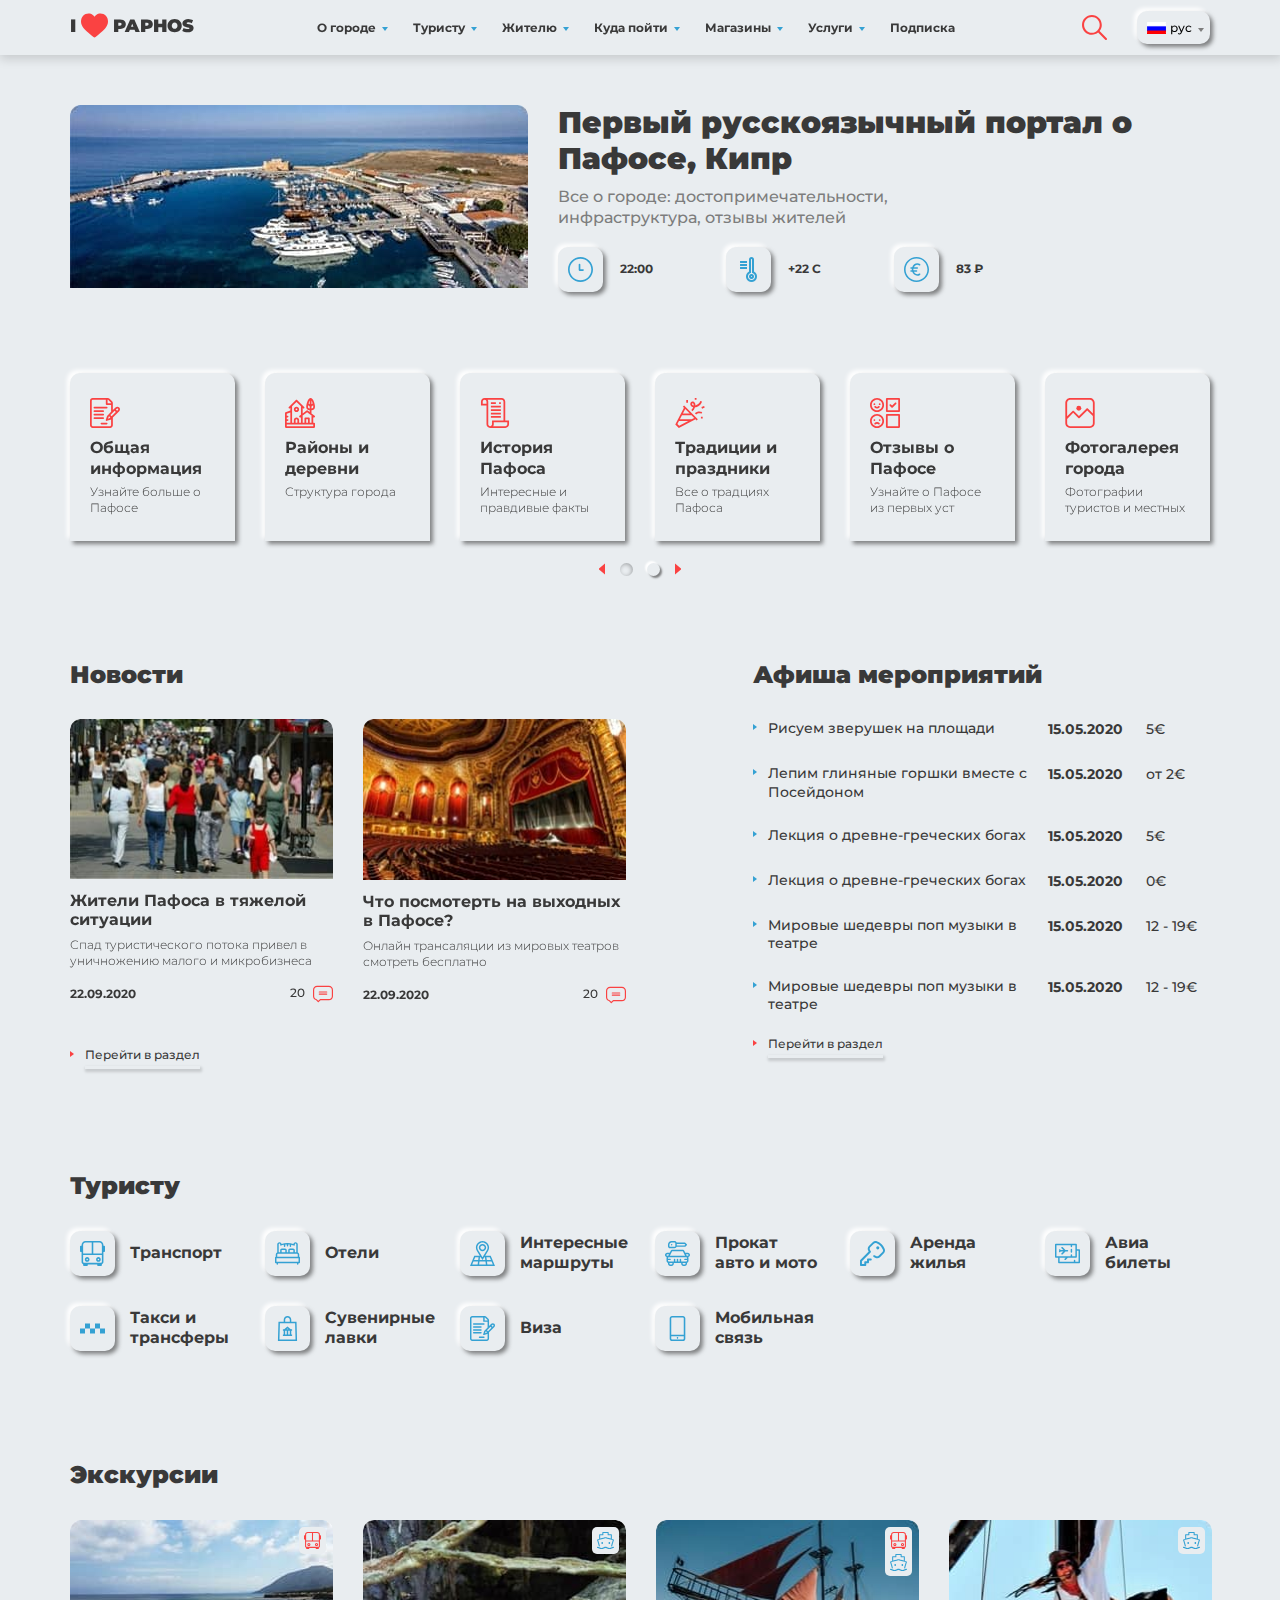
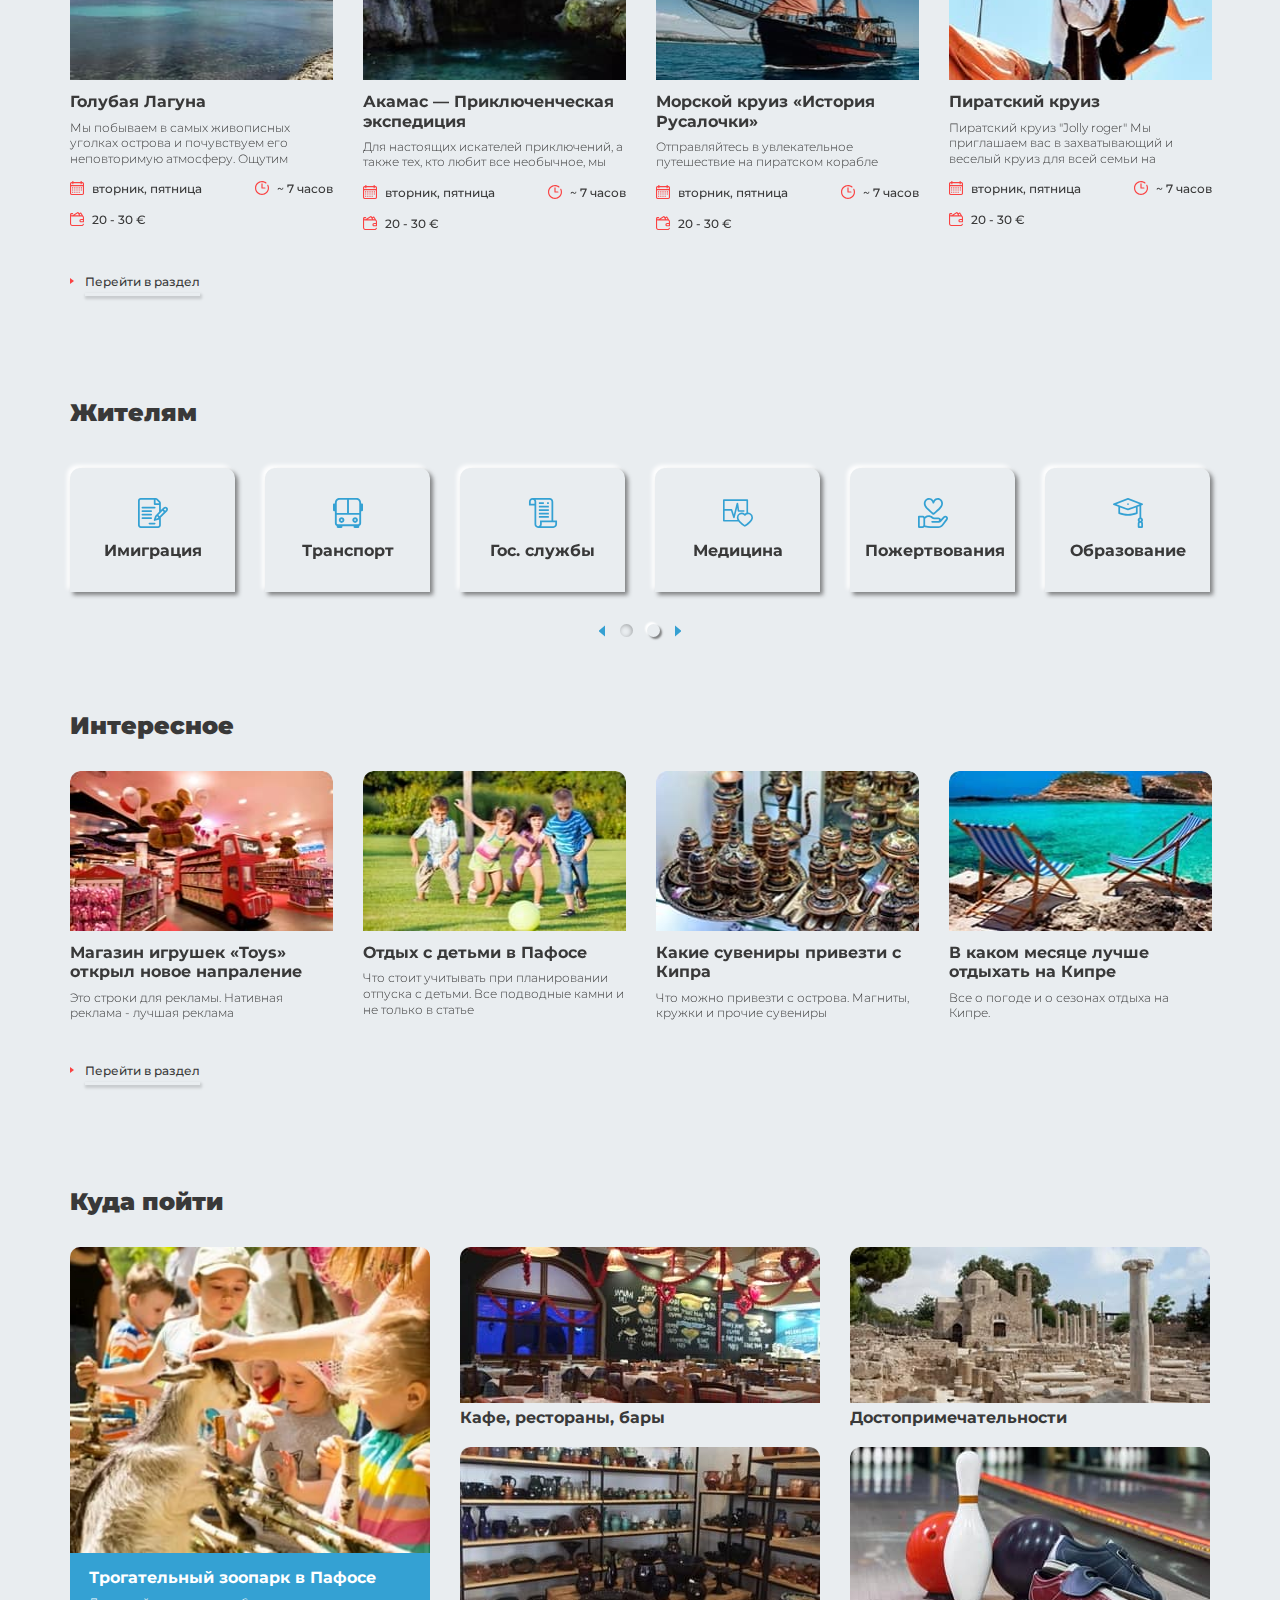
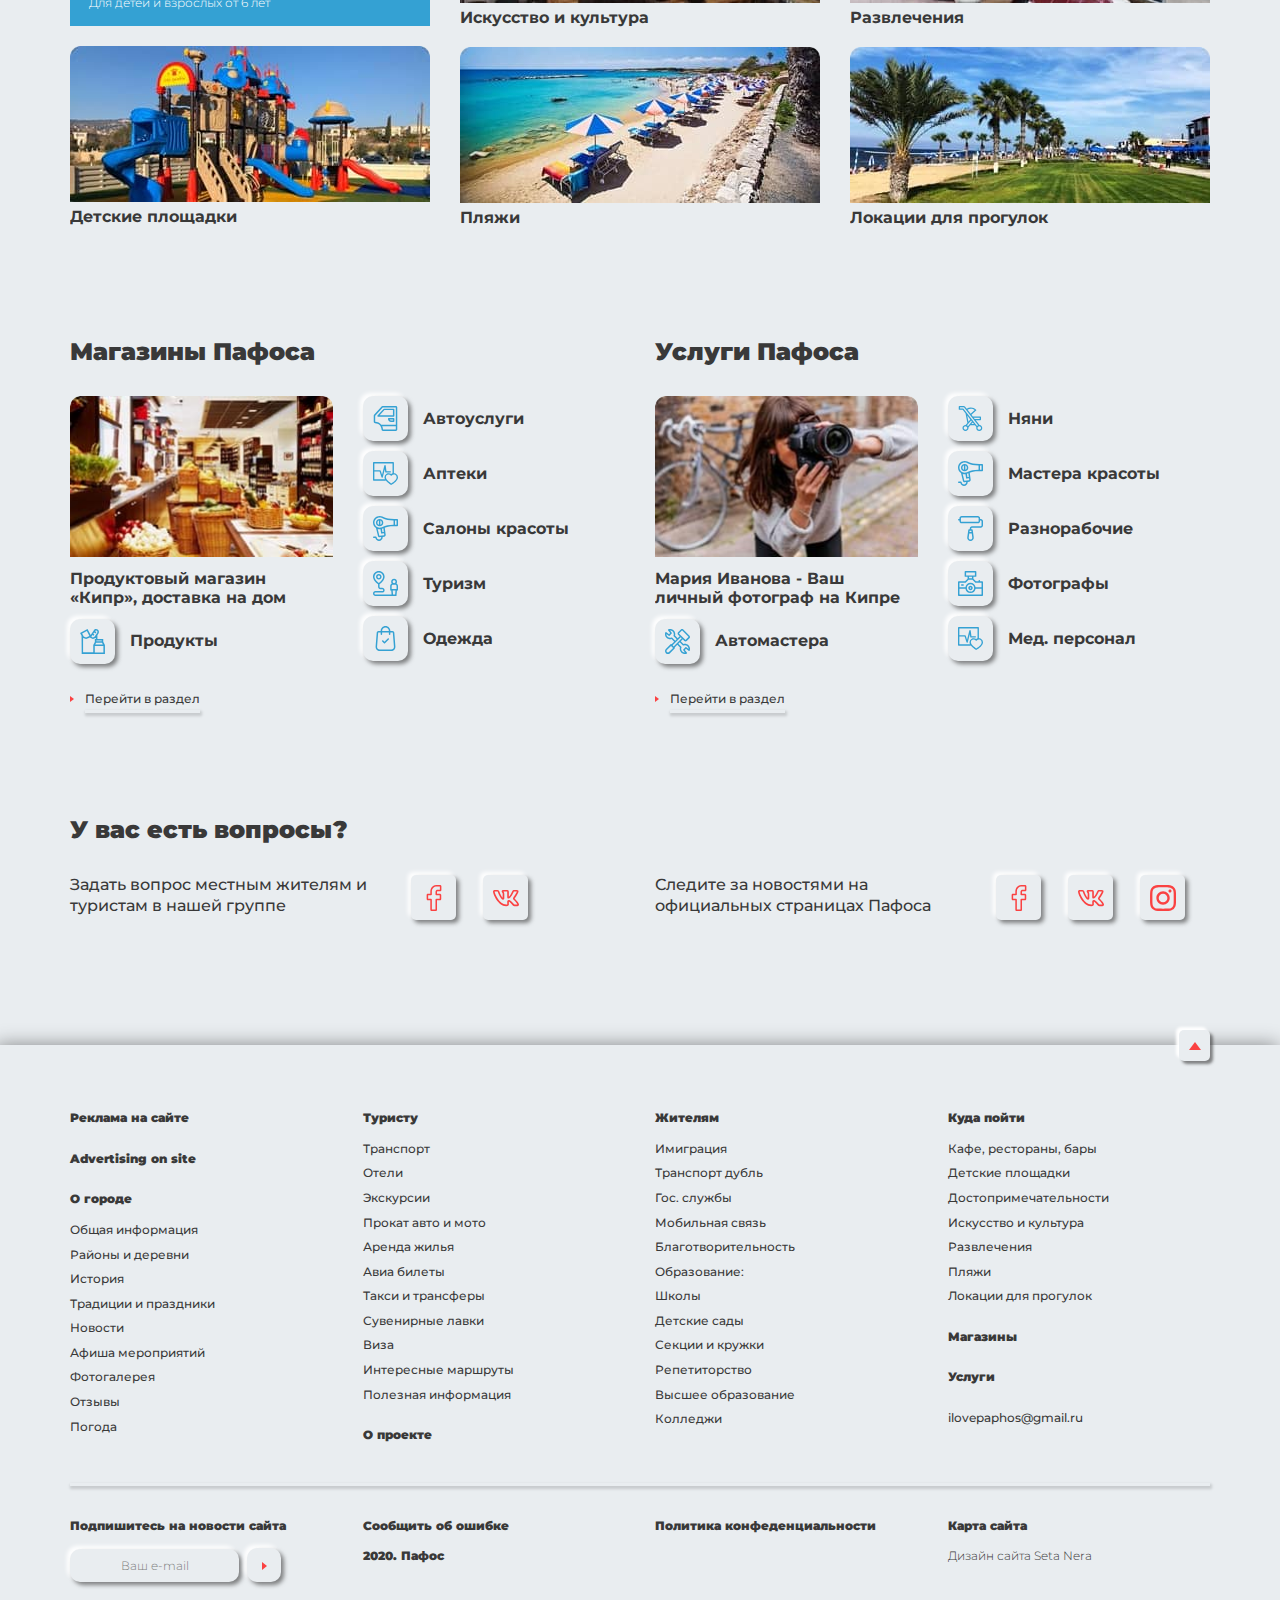
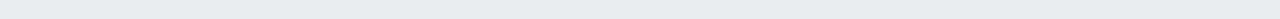
<file: index.html>
<!DOCTYPE html>
<html lang="ru">
<head>
	<meta http-equiv="Content-Type" content="text/html; charset=utf-8" />
	<meta name="format-detection" content="telephone=no">
	<meta name="viewport" content="width=device-width, initial-scale=1, user-scalable=no, maximum-scale=1">
	<link rel="icon" type="image/png" href="img/favicon.png" />
	<title> - Главная</title>
	<link rel="stylesheet" type="text/css" href="css/style.css" />
	<link rel="stylesheet" type="text/css" href="css/slick.css" />
	<link rel="stylesheet" type="text/css" href="css/magnific-popup.css" />
	<link rel="stylesheet" type="text/css" href="css/datepicker.min.css" />
	
	<link href="https://fonts.googleapis.com/css2?family=Montserrat:ital,wght@0,300;0,400;0,500;0,600;0,700;0,800;0,900;1,300;1,400;1,500;1,600;1,700;1,800;1,900&display=swap" rel="stylesheet">
</head>
<body class="loaded">


<!-- BEGIN BODY -->
<div class="main-wrapper" id="up">

	<!-- BEGIN HEADER -->
	<header class="header">
		<div class="container ">
			<a href="#" class="mm-toggle burger header__burger">
				<div class="burger__icon"></div>
			</a>
			<a href="#" class="header__logo logo">
				<span class="logo__text">I<svg class="icon icon-heart"><use xlink:href="img/sprite.svg#heart"></use></svg>PAPHOS</span>
			</a>
			<div class="mobile-navbar ">
				<div class="mobile-navbar__container">
					<div class="mobile-navbar__header">
						<div class="mobile-navbar__close mm-toggle"></div>
					</div>
					<div class="mobile-navbar__main">
						<ul class="main-menu">
							<li class="main-menu__item mm-item">
								<a href="#" class="main-menu__link">О городе</a>
								<ul class="mm-menu">
									<li><a href="#">Транспорт</a></li>
									<li><a href="#">Отели</a></li>
									<li><a href="#">Интересные маршруты</a></li>
									<li><a href="#">Прокат авто и мото</a></li>
								</ul>
							</li>
							<li class="main-menu__item mm-item">
								<a href="#" class="main-menu__link">Туристу</a>
								<ul class="mm-menu">
									<li><a href="#">Транспорт</a></li>
									<li><a href="#">Отели</a></li>
									<li><a href="#">Интересные маршруты</a></li>
									<li><a href="#">Прокат авто и мото</a></li>
								</ul>
							</li>
							<li class="main-menu__item mm-item">
								<a href="#" class="main-menu__link">Жителю</a>
								<ul class="mm-menu">
									<li><a href="#">Транспорт</a></li>
									<li><a href="#">Отели</a></li>
									<li><a href="#">Интересные маршруты</a></li>
									<li><a href="#">Прокат авто и мото</a></li>
								</ul>
							</li>
							<li class="main-menu__item mm-item">
								<a href="#" class="main-menu__link">Куда пойти</a>
								<ul class="mm-menu">
									<li><a href="#">Транспорт</a></li>
									<li><a href="#">Отели</a></li>
									<li><a href="#">Интересные маршруты</a></li>
									<li><a href="#">Прокат авто и мото</a></li>
								</ul>
							</li>
							<li class="main-menu__item mm-item">
								<a href="#" class="main-menu__link">Магазины</a>
								<ul class="mm-menu">
									<li><a href="#">Транспорт</a></li>
									<li><a href="#">Отели</a></li>
									<li><a href="#">Интересные маршруты</a></li>
									<li><a href="#">Прокат авто и мото</a></li>
								</ul>
							</li>
							<li class="main-menu__item mm-item">
								<a href="#" class="main-menu__link">Услуги</a>
								<ul class="mm-menu">
									<li><a href="#">Транспорт</a></li>
									<li><a href="#">Отели</a></li>
									<li><a href="#">Интересные маршруты</a></li>
									<li><a href="#">Прокат авто и мото</a></li>
								</ul>
							</li>
							<li class="main-menu__item "><a href="#popup-subscribe" class="main-menu__link open-popup">Подписка</a></li>
						</ul>
					</div>
				
				</div>
				<div class="mobile-navbar__overlay mm-toggle"></div>
			</div>
	
			<div class="search-int">
				<button type="button" class="search-button open-search"><svg class="icon icon-loupe"><use xlink:href="img/sprite.svg#loupe"></use></svg></button>
				<div class="search-int__block">
					<input type="text" placeholder="Поиск" class="search-int__input">
				</div>
			</div>
	
			<div class="lang">
				<button class="lang__button">
					<img src="img/lang-rus.png" alt="">
					<span>рус</span>
				</button>
				<ul class="lang__list" >
					<li><a href="#"><img src="img/lang-rus.png" alt=""> <span>рус</span></a></li>
					<li><a href="#"><img src="img/lang-eng.png" alt=""> <span>eng</span></a></li>
					<li><a href="#"><img src="img/lang-3.png" alt=""> <span>gre</span></a></li>
				</ul>
			</div>
			
		</div>
		
		
	</header>
	
	
	<div class="fix-menu">
		<div class="container">
			<div class="fix-menu__button">
				<a href="#" class="btn-g open-nav"><svg class="icon icon--l icon--info icon-grid"><use xlink:href="img/sprite.svg#grid"></use></svg>Каталог</a>
				<a href="#" class="btn-g btn-g--icon open-filter"><svg class="icon icon--info icon-filter"><use xlink:href="img/sprite.svg#filter"></use></svg></a>
			</div>
	
			<div class="fix-nav">
				<ul class="ct-menu">
					<li class="ct-menu__item ct-item">
						<a href="#" class="ct-menu__link">Мастера по ремонту</a>
						<ul>
							<li><a href="#">Мыло</a></li>
							<li><a href="#">Средства для волос</a></li>
						</ul>
					</li>
					<li class="ct-menu__item ct-item">
						<a href="#" class="ct-menu__link">Мастера красоты</a>
						<ul >
							<li><a href="#">Косметолог</a></li>
							<li><a href="#">Татуаж</a></li>
							<li><a href="#">Тату</a></li>
							<li><a href="#">Эпиляция</a></li>
							<li><a href="#">Стилист</a></li>
							<li><a href="#">Массажист</a></li>
							<li><a href="#">Парикхмахер</a></li>
							<li class="is-active"><a href="#">Маникюр, педикюр</a></li>
							<li><a href="#">Визажист</a></li>
							<li><a href="#">Брови</a></li>
							<li><a href="#">Ресницы</a></li>
						</ul>
					</li>
					<li class="ct-menu__item ct-item">
						<a href="#" class="ct-menu__link ">Медицина</a>
						<ul>
							<li><a href="#">Мыло</a></li>
							<li><a href="#">Средства для волос</a></li>
						</ul>
					</li>
					<li class="ct-menu__item ct-item">
						<a href="#" class="ct-menu__link ">Секции</a>
						<ul>
							<li><a href="#">Мыло</a></li>
							<li><a href="#">Средства для волос</a></li>
						</ul>
					</li>
					<li class="ct-menu__item ct-item">
						<a href="#" class="ct-menu__link ">Репетиторы, тренеры</a>
						<ul>
							<li><a href="#">Мыло</a></li>
							<li><a href="#">Средства для волос</a></li>
						</ul>
					</li>
					<li class="ct-menu__item ct-item">
						<a href="#" class="ct-menu__link ">Домашние услуги</a>
						<ul>
							<li><a href="#">Мыло</a></li>
							<li><a href="#">Средства для волос</a></li>
						</ul>
					</li>
					<li class="ct-menu__item">
						<a href="#" class="ct-menu__link ">Домашние животные</a>
					</li>
					<li class="ct-menu__item">
						<a href="#" class="ct-menu__link ">Транспорт</a>
					</li>
					<li class="ct-menu__item">
						<a href="#" class="ct-menu__link ">Артисты</a>
					</li>
					<li class="ct-menu__item ct-item">
						<a href="#" class="ct-menu__link ">Разные услуги</a>
						<ul>
							<li><a href="#">Наружная реклама, полиграфия</a></li>
							<li><a href="#">Жидкость для эл.сигарет, испарители</a></li>
						</ul>
					</li>
					<li class="ct-menu__item">
						<a href="#" class="ct-menu__link ">Мастера по установке оборудования</a>
					</li>
				</ul>
			</div>
			<div class="fix-filter">
				<div class="ct-filter">
					<div class="map-link-wrap">
						<a href="#" class="map-link">Посмотреть всех на карте</a>
					</div>
					<ul class="ct-filter-menu">
						<li class="ct-filter-item">
							<a href="#">По рейтингу</a>
							<ul>
								<li class="ct-filter-option"><a href="#">Сначала высокий</a></li>
								<li class="ct-filter-option"><a href="#">Сначала низкий</a></li>
							</ul>
						</li>
	
						<li class="ct-filter-item">
							<a href="#">По дате добавления</a>
							<ul>
								<li class="ct-filter-option"><a href="#">Сначала дешевые</a></li>
								<li class="ct-filter-option"><a href="#">Сначала дорогие</a></li>
							</ul>
						</li>
						<li class="ct-filter-item">
							<a href="#">Выбрать язык специалиста</a>
							<ul>
								<li class="ct-filter-option"><a href="#">Сначала высокий</a></li>
								<li class="ct-filter-option"><a href="#">Сначала низкий</a></li>
							</ul>
						</li>
						<li class="ct-filter-item">
							<a href="#">Выбрать район</a>
							<ul>
								<li class="ct-filter-option"><a href="#">Сначала высокий</a></li>
								<li class="ct-filter-option"><a href="#">Сначала низкий</a></li>
							</ul>
						</li>
	
						<li>
							<label class="checkbox">
								<input type="checkbox">
								<span class="checkbox__text">Показывать только с отзывами</span>
								<span class="checkbox__figure"></span>
							</label>
							
						</li>
					</ul>
				</div>
			</div>
			
		</div>
	</div>
	<!-- HEADER EOF   -->

	<!-- BEGIN MAIN -->
	<main class="main">
		<div class="container">
			<div class="main-content">

				<!-- BEGIN PROMO -->
				<div class="promo">
					<div class="row promo-wrap">
						<div class="col-lg-5">
							<div class="promo__img">
								<img src="img/promo.jpg" alt="">
							</div>
						</div>
						<div class="col-lg-7">
							<h1 class="promo__title">Первый русскоязычный портал о Пафосе, Кипр</h1>
							<p class="promo__text">Все о городе: достопримечательности, инфраструктура, отзывы жителей</p>

							<div class="icons-grid">
								<div class="icons-grid__item">
									<div class="icons-grid__icon"><svg class="icon icon-minute"><use xlink:href="img/sprite.svg#minute"></use></svg></div>
									<div class="icons-grid__text">22:00</div>
								</div>
								<div class="icons-grid__item">
									<div class="icons-grid__icon"><svg class="icon icon-gradus"><use xlink:href="img/sprite.svg#gradus"></use></svg></div>
									<div class="icons-grid__text">+22 C</div>
								</div>
								<div class="icons-grid__item">
									<div class="icons-grid__icon"><svg class="icon icon-euro"><use xlink:href="img/sprite.svg#euro"></use></svg></div>
									<div class="icons-grid__text">83 ₽</div>
								</div>
							</div>
						</div>
					</div>

					<div class="promo-grid">
						<a href="#" class="promo-grid__item">
							<div class="promo-grid__icon"><svg class="icon icon-contract"><use xlink:href="img/sprite.svg#contract"></use></svg></div>
							<div class="promo-grid__title">Общая информация</div>
							<div class="promo-grid__text">Узнайте больше о Пафосе</div>
						</a>
						<a href="#" class="promo-grid__item">
							<div class="promo-grid__icon"><svg class="icon icon-village"><use xlink:href="img/sprite.svg#village"></use></svg></div>
							<div class="promo-grid__title">Районы и деревни</div>
							<div class="promo-grid__text">Структура города</div>
						</a>
						<a href="#" class="promo-grid__item">
							<div class="promo-grid__icon"><svg class="icon icon-scroll"><use xlink:href="img/sprite.svg#scroll"></use></svg></div>
							<div class="promo-grid__title">История Пафоса</div>
							<div class="promo-grid__text">Интересные и правдивые факты</div>
						</a>
						<a href="#" class="promo-grid__item">
							<div class="promo-grid__icon"><svg class="icon icon-party"><use xlink:href="img/sprite.svg#party"></use></svg></div>
							<div class="promo-grid__title">Традиции и праздники</div>
							<div class="promo-grid__text">Все о традциях Пафоса</div>
						</a>
						<a href="#" class="promo-grid__item">
							<div class="promo-grid__icon"><svg class="icon icon-review"><use xlink:href="img/sprite.svg#review"></use></svg></div>
							<div class="promo-grid__title">Отзывы о Пафосе</div>
							<div class="promo-grid__text">Узнайте о Пафосе из первых уст</div>
						</a>
						<a href="#" class="promo-grid__item">
							<div class="promo-grid__icon"><svg class="icon icon-picture"><use xlink:href="img/sprite.svg#picture"></use></svg></div>
							<div class="promo-grid__title">Фотогалерея города</div>
							<div class="promo-grid__text">Фотографии туристов и местных</div>
						</a>
						<a href="#" class="promo-grid__item">
							<div class="promo-grid__icon"><svg class="icon icon-picture"><use xlink:href="img/sprite.svg#picture"></use></svg></div>
							<div class="promo-grid__title">Фотогалерея города</div>
							<div class="promo-grid__text">Фотографии туристов и местных</div>
						</a>
					</div>
					<div class="slick-nav">
						<div class="promo-grid-nav slick-nav__wrap"></div>
					</div>
				</div>
				<!-- PROMO EOF   -->
				
				<!-- BEGIN NEWS AND POSTER -->
				<section class="section">
					<div class="row rw">
						<div class="col-xl-6 col-lg-7 rw__item">
							<div class="section__head"><h2 class="section__title">Новости</h2></div>

							<div class="news-slider">
								<div class="news-slider__item">
									<div class="news-inner">
										<div class="news-inner__img">
											<a href="#"><img src="img/news-img-1.jpg" alt=""></a>
										</div>
										<h6 class="news-inner__title"><a href="#">Жители Пафоса в тяжелой ситуации</a></h6>
										<p>Спад туристического потока привел в уничножению малого и микробизнеса</p>

										<div class="news-inner__grid">
											<span class="date">22.09.2020</span>
											<a href="#" class="comment">20<svg class="icon icon-comment"><use xlink:href="img/sprite.svg#comment"></use></svg></a>
										</div>
									</div>
								</div>
								<div class="news-slider__item">
									<div class="news-inner">
										<div class="news-inner__img">
											<a href="#"><img src="img/news-img-2.jpg" alt=""></a>
										</div>
										<h6 class="news-inner__title"><a href="#">Что посмотерть на выходных в Пафосе?</a></h6>
										<p>Онлайн трансаляции из мировых театров смотреть бесплатно</p>

										<div class="news-inner__grid">
											<span class="date">22.09.2020</span>
											<a href="#" class="comment">20<svg class="icon icon-comment"><use xlink:href="img/sprite.svg#comment"></use></svg></a>
										</div>
									</div>
								</div>
							</div>
							<div class="slick-nav">
								<div class="news-slider-nav slick-nav__wrap"></div>
							</div>
							<div class="sec-link">
								<a href="#" class="under-link"><span>Перейти в раздел</span></a>
							</div>


						</div>
						<div class="offset-xl-1 col-lg-5 rw__item">
							<div class="section__head"><h2 class="section__title">Афиша мероприятий</h2></div>

							<ul class="poster-list">
								<li>
									<a href="#" class="poster-list__title">Рисуем зверушек на площади</a>
									<div class="poster-list__info">
										<span class="date">15.05.2020</span>
										<span class="price">5€ </span>
									</div>
								</li>
								<li>
									<a href="#" class="poster-list__title">Лепим глиняные горшки вместе с Посейдоном</a>
									<div class="poster-list__info">
										<span class="date">15.05.2020</span>
										<span class="price">от 2€ </span>
									</div>
								</li>
								<li>
									<a href="#" class="poster-list__title">Лекция о древне-греческих богах</a>
									<div class="poster-list__info">
										<span class="date">15.05.2020</span>
										<span class="price">5€ </span>
									</div>
								</li>
								<li>
									<a href="#" class="poster-list__title">Лекция о древне-греческих богах</a>
									<div class="poster-list__info">
										<span class="date">15.05.2020</span>
										<span class="price">0€ </span>
									</div>
								</li>
								<li>
									<a href="#" class="poster-list__title">Мировые шедевры поп музыки в театре</a>
									<div class="poster-list__info">
										<span class="date">15.05.2020</span>
										<span class="price">12 - 19€ </span>
									</div>
								</li>
								<li>
									<a href="#" class="poster-list__title">Мировые шедевры поп музыки в театре</a>
									<div class="poster-list__info">
										<span class="date">15.05.2020</span>
										<span class="price">12 - 19€ </span>
									</div>
								</li>
								
							</ul>
							<div class="sec-link ">
								<a href="#" class="under-link"><span>Перейти в раздел</span></a>
							</div>
						</div>
					</div>
				</section> 
				<!-- NEWS AND POSTER EOF   -->

				<!-- BEGIN CATEGORY LIST -->
				<section class="section">
					<div class="section__head"><h2 class="section__title">Туристу</h2></div>
					<div class="i-wrapper">
						<div class="row category-list">
							<div class="col-xl-2 col-lg-3 col-md-4 col-sm-6 category-list__item">
								<a href="#" class="category-inner">
									<div class="category-inner__icon"><svg class="icon icon-bus"><use xlink:href="img/sprite.svg#bus"></use></svg></div>
									<div class="category-inner__title">Транспорт</div>
								</a>
							</div>
							<div class="col-xl-2 col-lg-3 col-md-4 col-sm-6 category-list__item">
								<a href="#" class="category-inner">
									<div class="category-inner__icon"><svg class="icon icon-mattress"><use xlink:href="img/sprite.svg#mattress"></use></svg></div>
									<div class="category-inner__title">Отели</div>
								</a>
							</div>
							<div class="col-xl-2 col-lg-3 col-md-4 col-sm-6 category-list__item">
								<a href="#" class="category-inner">
									<div class="category-inner__icon"><svg class="icon icon-address"><use xlink:href="img/sprite.svg#address"></use></svg></div>
									<div class="category-inner__title">Интересные маршруты</div>
								</a>
							</div>
							<div class="col-xl-2 col-lg-3 col-md-4 col-sm-6 category-list__item">
								<a href="#" class="category-inner">
									<div class="category-inner__icon"><svg class="icon icon-car"><use xlink:href="img/sprite.svg#car"></use></svg></div>
									<div class="category-inner__title">Прокат авто и мото</div>
								</a>
							</div>
							<div class="col-xl-2 col-lg-3 col-md-4 col-sm-6 category-list__item i-hidden-xs">
								<a href="#" class="category-inner">
									<div class="category-inner__icon"><svg class="icon icon-key"><use xlink:href="img/sprite.svg#key"></use></svg></div>
									<div class="category-inner__title">Аренда жилья</div>
								</a>
							</div>
							<div class="col-xl-2 col-lg-3 col-md-4 col-sm-6 category-list__item i-hidden-xs">
								<a href="#" class="category-inner">
									<div class="category-inner__icon"><svg class="icon icon-plane-tickets"><use xlink:href="img/sprite.svg#plane-tickets"></use></svg></div>
									<div class="category-inner__title">Авиа билеты</div>
								</a>
							</div>
							<div class="col-xl-2 col-lg-3 col-md-4 col-sm-6 category-list__item i-hidden-xs">
								<a href="#" class="category-inner">
									<div class="category-inner__icon"><svg class="icon icon-steps"><use xlink:href="img/sprite.svg#steps"></use></svg></div>
									<div class="category-inner__title">Такси и трансферы </div>
								</a>
							</div>
							<div class="col-xl-2 col-lg-3 col-md-4 col-sm-6 category-list__item i-hidden-xs">
								<a href="#" class="category-inner">
									<div class="category-inner__icon"><svg class="icon icon-museum"><use xlink:href="img/sprite.svg#museum"></use></svg></div>
									<div class="category-inner__title">Сувенирные лавки</div>
								</a>
							</div>
							<div class="col-xl-2 col-lg-3 col-md-4 col-sm-6 category-list__item i-hidden-xs">
								<a href="#" class="category-inner">
									<div class="category-inner__icon"><svg class="icon icon-contract"><use xlink:href="img/sprite.svg#contract"></use></svg></div>
									<div class="category-inner__title">Виза</div>
								</a>
							</div>
							<div class="col-xl-2 col-lg-3 col-md-4 col-sm-6 category-list__item i-hidden-xs">
								<a href="#" class="category-inner">
									<div class="category-inner__icon"><svg class="icon icon-smartphone"><use xlink:href="img/sprite.svg#smartphone"></use></svg></div>
									<div class="category-inner__title">Мобильная связь</div>
								</a>
							</div>
						</div>
						<div class="sec-link visible-xs">
							<a href="#" class="under-link" ><span class="i-btn" data-title="Показать еще">Показать еще</span></a>
						</div>
					</div>
					
				</section>
				<!-- CATEGORY LIST EOF   -->

				<!-- BEGIN TOUR -->
				<section class="section">
					<div class="section__head"><h2 class="section__title">Экскурсии</h2></div>

					<div class="tour-list">
						<div class="tour-list__item">
							<div class="tour-inner">
								<div class="tour-inner__img">
									<a href="#"><img src="img/tour-img-1.jpg" alt=""></a>
									<span class="stickers">
										<span class="sticker-label"><svg class="icon icon-bus"><use xlink:href="img/sprite.svg#bus"></use></svg></span>
									</span>
								</div>
								<h6 class="tour-inner__title"><a href="#">Голубая Лагуна</a></h6>
								<p>Мы побываем в самых живописных уголках острова и почувствуем его неповторимую атмосферу. Ощутим </p>

								<div class="tour-inner__grid">
									<span class="info-label"><svg class="icon icon-calendar"><use xlink:href="img/sprite.svg#calendar"></use></svg> вторник, пятница</span>
									<span class="info-label"><svg class="icon icon-clock"><use xlink:href="img/sprite.svg#clock"></use></svg> ~ 7 часов</span>
								</div>
								<div class="tour-inner__grid">
									<span class="info-label"><svg class="icon icon-wallet"><use xlink:href="img/sprite.svg#wallet"></use></svg> 20 - 30 €</span>
								</div>
								
							</div>
						</div>
						<div class="tour-list__item">
							<div class="tour-inner">
								<div class="tour-inner__img">
									<a href="#"><img src="img/tour-img-2.jpg" alt=""></a>
									<span class="stickers">
										<span class="sticker-label"><svg class="icon icon-port"><use xlink:href="img/sprite.svg#port"></use></svg></span>
									</span>
								</div>
								<h6 class="tour-inner__title"><a href="#">Акамас — Приключенческая экспедиция</a></h6>
								<p>Для настоящих искателей приключений, а также тех, кто любит все необычное, мы </p>

								<div class="tour-inner__grid">
									<span class="info-label"><svg class="icon icon-calendar"><use xlink:href="img/sprite.svg#calendar"></use></svg> вторник, пятница</span>
									<span class="info-label"><svg class="icon icon-clock"><use xlink:href="img/sprite.svg#clock"></use></svg> ~ 7 часов</span>
								</div>
								<div class="tour-inner__grid">
									<span class="info-label"><svg class="icon icon-wallet"><use xlink:href="img/sprite.svg#wallet"></use></svg> 20 - 30 €</span>
								</div>
								
							</div>
						</div>
						<div class="tour-list__item">
							<div class="tour-inner">
								<div class="tour-inner__img">
									<a href="#"><img src="img/tour-img-3.jpg" alt=""></a>
									<span class="stickers">
										<span class="sticker-label"><svg class="icon icon-bus"><use xlink:href="img/sprite.svg#bus"></use></svg></span>
										<span class="sticker-label"><svg class="icon icon-port"><use xlink:href="img/sprite.svg#port"></use></svg></span>
									</span>
								</div>
								<h6 class="tour-inner__title"><a href="#">Морской круиз «История Русалочки»</a></h6>
								<p>Отправляйтесь в увлекательное путешествие на пиратском корабле</p>

								<div class="tour-inner__grid">
									<span class="info-label"><svg class="icon icon-calendar"><use xlink:href="img/sprite.svg#calendar"></use></svg> вторник, пятница</span>
									<span class="info-label"><svg class="icon icon-clock"><use xlink:href="img/sprite.svg#clock"></use></svg> ~ 7 часов</span>
								</div>
								<div class="tour-inner__grid">
									<span class="info-label"><svg class="icon icon-wallet"><use xlink:href="img/sprite.svg#wallet"></use></svg> 20 - 30 €</span>
								</div>
								
							</div>
						</div>
						<div class="tour-list__item">
							<div class="tour-inner">
								<div class="tour-inner__img">
									<a href="#"><img src="img/tour-img-4.jpg" alt=""></a>
									<span class="stickers">
										<span class="sticker-label"><svg class="icon icon-port"><use xlink:href="img/sprite.svg#port"></use></svg></span>
									</span>
								</div>
								<h6 class="tour-inner__title"><a href="#">Пиратский круиз</a></h6>
								<p>Пиратский круиз "Jolly roger" Мы приглашаем вас в захватывающий и веселый круиз для всей семьи на</p>

								<div class="tour-inner__grid">
									<span class="info-label"><svg class="icon icon-calendar"><use xlink:href="img/sprite.svg#calendar"></use></svg> вторник, пятница</span>
									<span class="info-label"><svg class="icon icon-clock"><use xlink:href="img/sprite.svg#clock"></use></svg> ~ 7 часов</span>
								</div>
								<div class="tour-inner__grid">
									<span class="info-label"><svg class="icon icon-wallet"><use xlink:href="img/sprite.svg#wallet"></use></svg> 20 - 30 €</span>
								</div>
								
							</div>
						</div>
					</div>
					<div class="slick-nav slick-nav--static">
						<div class="tour-list-nav slick-nav__wrap"></div>
					</div>
					<div class="sec-link">
						<a href="#" class="under-link"><span>Перейти в раздел</span></a>
					</div>
				</section>
				<!-- TOUR EOF   -->

				<!-- BEGIN CATEGORY GRID -->
				<section class="section">
					<div class="section__head"><h2 class="section__title">Жителям</h2></div>
					<div class="category-grid">
						<a href="#" class="category-grid__item">
							<div class="category-grid__icon"><svg class="icon icon-contract"><use xlink:href="img/sprite.svg#contract"></use></svg></div>
							<div class="category-grid__title">Имиграция</div>
						</a>
						<a href="#" class="category-grid__item">
							<div class="category-grid__icon"><svg class="icon icon-bus"><use xlink:href="img/sprite.svg#bus"></use></svg></div>
							<div class="category-grid__title">Транспорт</div>
						</a>
						<a href="#" class="category-grid__item">
							<div class="category-grid__icon"><svg class="icon icon-scroll"><use xlink:href="img/sprite.svg#scroll"></use></svg></div>
							<div class="category-grid__title">Гос. службы</div>
						</a>
						<a href="#" class="category-grid__item">
							<div class="category-grid__icon"><svg class="icon icon-cardiac-graphic"><use xlink:href="img/sprite.svg#cardiac-graphic"></use></svg></div>
							<div class="category-grid__title">Медицина</div>
						</a>
						<a href="#" class="category-grid__item">
							<div class="category-grid__icon"><svg class="icon icon-heart2"><use xlink:href="img/sprite.svg#heart2"></use></svg></div>
							<div class="category-grid__title">Пожертвования</div>
						</a>
						<a href="#" class="category-grid__item">
							<div class="category-grid__icon"><svg class="icon icon-university"><use xlink:href="img/sprite.svg#university"></use></svg></div>
							<div class="category-grid__title">Образование</div>
						</a>
						<a href="#" class="category-grid__item">
							<div class="category-grid__icon"><svg class="icon icon-university"><use xlink:href="img/sprite.svg#university"></use></svg></div>
							<div class="category-grid__title">Образование</div>
						</a>
					</div>
					<div class="slick-nav slick-nav--blue">
						<div class="category-grid-nav slick-nav__wrap"></div>
					</div>
				</section>
				<!-- CATEGORY GRID EOF   -->
				
				<!-- BEGIN NEWS -->
				<section class="section">
					<div class="section__head"><h2 class="section__title">Интересное</h2></div>

					<div class="interesting-slider">
						<div class="interesting-slider__item">
							<div class="news-inner">
								<div class="news-inner__img">
									<a href="#"><img src="img/int-img-1.jpg" alt=""></a>
								</div>
								<h6 class="news-inner__title"><a href="#">Магазин игрушек «Toys» открыл новое напраление</a></h6>
								<p>Это строки для рекламы. Нативная реклама - лучшая реклама</p>
							</div>
						</div>
						<div class="interesting-slider__item">
							<div class="news-inner">
								<div class="news-inner__img">
									<a href="#"><img src="img/int-img-2.jpg" alt=""></a>
								</div>
								<h6 class="news-inner__title"><a href="#">Отдых с детьми в Пафосе</a></h6>
								<p>Что стоит учитывать при планировании отпуска с детьми. Все подводные камни и не только в статье</p>
							</div>
						</div>
						<div class="interesting-slider__item">
							<div class="news-inner">
								<div class="news-inner__img">
									<a href="#"><img src="img/int-img-3.jpg" alt=""></a>
								</div>
								<h6 class="news-inner__title"><a href="#">Какие сувениры привезти с Кипра</a></h6>
								<p>Что можно привезти с острова. Магниты, кружки и прочие сувениры</p>
							</div>
						</div>
						<div class="interesting-slider__item">
							<div class="news-inner">
								<div class="news-inner__img">
									<a href="#"><img src="img/int-img-4.jpg" alt=""></a>
								</div>
								<h6 class="news-inner__title"><a href="#">В каком месяце лучше отдыхать на Кипре</a></h6>
								<p>Все о погоде и о сезонах отдыха на Кипре. </p>
							</div>
						</div>
					</div>
					<div class="slick-nav slick-nav--blue">
						<div class="interesting-slider-nav slick-nav__wrap"></div>
					</div>
					<div class="sec-link">
						<a href="#" class="under-link"><span>Перейти в раздел</span></a>
					</div>
				</section>
				<!-- NEWS EOF   -->

				<!-- BEGIN BOX GALLERY -->
				<section class="section">
					<div class="section__head"><h2 class="section__title">Куда пойти</h2></div>
					<div class="i-wrapper">
						<div class="box-gallery row">
							<div class="col-lg-4 col-sm-6 box-gallery__item">
								<a href="#" class="box-banner-inner" style="background-image: url('img/box-gallery-img-1.jpg')">
									<div class="box-banner-inner__head">
										<h6>Трогательный зоопарк в Пафосе</h6>
										<p>Для детей и взрослых от 6 лет</p>
									</div>
								</a>
								<a href="#" class="box-gallery-inner">
									<div class="box-gallery-inner__img" style="background-image: url('img/box-gallery-img-2.jpg')"></div>
									<div class="box-gallery-inner__head">
										<h6>Детские площадки</h6>
									</div>
								</a>
							</div>
							<div class="col-lg-4 col-sm-6 box-gallery__item">
								<div class="row">
									<div class="col-md-12">
										<a href="#" class="box-gallery-inner">
											<div class="box-gallery-inner__img" style="background-image: url('img/box-gallery-img-3.jpg')"></div>
											<div class="box-gallery-inner__head">
												<h6>Кафе, рестораны, бары</h6>
											</div>
										</a>
									</div>
									<div class="col-md-12">
										<a href="#" class="box-gallery-inner">
											<div class="box-gallery-inner__img" style="background-image: url('img/box-gallery-img-4.jpg')"></div>
											<div class="box-gallery-inner__head">
												<h6>Искусство и культура</h6>
											</div>
										</a>
									</div>
									<div class="col-md-12">
										<a href="#" class="box-gallery-inner i-hidden-xs">
											<div class="box-gallery-inner__img" style="background-image: url('img/box-gallery-img-5.jpg')"></div>
											<div class="box-gallery-inner__head">
												<h6>Пляжи</h6>
											</div>
										</a>
									</div>
								</div>
							</div>
							<div class="col-lg-4  box-gallery__item">
								<div class="row">
									<div class="col-lg-12 col-sm-6">
										<a href="#" class="box-gallery-inner i-hidden-xs">
											<div class="box-gallery-inner__img" style="background-image: url('img/box-gallery-img-6.jpg')"></div>
											<div class="box-gallery-inner__head">
												<h6>Достопримечательности</h6>
											</div>
										</a>
									</div>
									<div class="col-lg-12 col-sm-6">
										<a href="#" class="box-gallery-inner i-hidden-xs">
											<div class="box-gallery-inner__img" style="background-image: url('img/box-gallery-img-7.jpg')"></div>
											<div class="box-gallery-inner__head">
												<h6>Развлечения</h6>
											</div>
										</a>
									</div>
									<div class="col-lg-12 col-sm-6">
										<a href="#" class="box-gallery-inner i-hidden-xs">
											<div class="box-gallery-inner__img" style="background-image: url('img/box-gallery-img-8.jpg')"></div>
											<div class="box-gallery-inner__head">
												<h6>Локации для прогулок</h6>
											</div>
										</a>
									</div>
								</div>
							</div>
						</div>
						
						<div class="sec-link visible-xs">
							<a href="#" class="under-link" ><span class="i-btn" data-title="Показать еще">Показать еще</span></a>
						</div>
					</div>
				</section>
				<!-- BOX GALLERY EOF   -->

				<!-- BEGIN SHOPS -->
				<section class="section">
					<div class="row rw">
						<div class="col-sm-6 rw__item">
							<div class="section__head"><h2 class="section__title">Магазины Пафоса</h2></div>
							<div class="shop-block">
								<div class="shop-inner">
									<div class="shop-inner__img"><a href="#"><img src="img/shop-img-1.jpg" alt=""></a></div>
									<h6 class="shop-inner__title"><a href="#">Продуктовый магазин «Кипр», доставка на дом</a></h6>
								</div>
								<a href="#" class="category-inner">
									<div class="category-inner__icon"><svg class="icon icon-grocery"><use xlink:href="img/sprite.svg#grocery"></use></svg></div>
									<div class="category-inner__title">Продукты</div>
								</a>
								<a href="#" class="category-inner">
									<div class="category-inner__icon"><svg class="icon icon-car-door"><use xlink:href="img/sprite.svg#car-door"></use></svg></div>
									<div class="category-inner__title">Автоуслуги</div>
								</a>
								<a href="#" class="category-inner">
									<div class="category-inner__icon"><svg class="icon icon-cardiac-graphic"><use xlink:href="img/sprite.svg#cardiac-graphic"></use></svg></div>
									<div class="category-inner__title">Аптеки</div>
								</a>
								<a href="#" class="category-inner">
									<div class="category-inner__icon"><svg class="icon icon-hair-dryer"><use xlink:href="img/sprite.svg#hair-dryer"></use></svg></div>
									<div class="category-inner__title">Салоны красоты</div>
								</a>
								<a href="#" class="category-inner hidden-xs">
									<div class="category-inner__icon"><svg class="icon icon-destination"><use xlink:href="img/sprite.svg#destination"></use></svg></div>
									<div class="category-inner__title">Туризм</div>
								</a>
								<a href="#" class="category-inner hidden-xs">
									<div class="category-inner__icon"><svg class="icon icon-order"><use xlink:href="img/sprite.svg#order"></use></svg></div>
									<div class="category-inner__title">Одежда</div>
								</a>
							</div>
							<div class="sec-link">
								<a href="#" class="under-link"><span>Перейти в раздел</span></a>
							</div>
						</div>
						<div class="col-sm-6 rw__item">
							<div class="section__head"><h2 class="section__title">Услуги Пафоса</h2></div>
							<div class="shop-block">
								<div class="shop-inner">
									<div class="shop-inner__img"><a href="#"><img src="img/shop-img-2.jpg" alt=""></a></div>
									<h6 class="shop-inner__title"><a href="#">Мария Иванова - Ваш личный фотограф на Кипре</a></h6>
								</div>
								<a href="#" class="category-inner">
									<div class="category-inner__icon"><svg class="icon icon-renovation"><use xlink:href="img/sprite.svg#renovation"></use></svg></div>
									<div class="category-inner__title">Автомастера</div>
								</a>
								<a href="#" class="category-inner">
									<div class="category-inner__icon"><svg class="icon icon-pram"><use xlink:href="img/sprite.svg#pram"></use></svg></div>
									<div class="category-inner__title">Няни</div>
								</a>
								<a href="#" class="category-inner">
									<div class="category-inner__icon"><svg class="icon icon-hair-dryer"><use xlink:href="img/sprite.svg#hair-dryer"></use></svg></div>
									<div class="category-inner__title">Мастера красоты</div>
								</a>
								<a href="#" class="category-inner">
									<div class="category-inner__icon"><svg class="icon icon-paint-roller"><use xlink:href="img/sprite.svg#paint-roller"></use></svg></div>
									<div class="category-inner__title">Разнорабочие</div>
								</a>
								<a href="#" class="category-inner hidden-xs">
									<div class="category-inner__icon"><svg class="icon icon-photography"><use xlink:href="img/sprite.svg#photography"></use></svg></div>
									<div class="category-inner__title">Фотографы</div>
								</a>
								<a href="#" class="category-inner hidden-xs">
									<div class="category-inner__icon"><svg class="icon icon-cardiac-graphic"><use xlink:href="img/sprite.svg#cardiac-graphic"></use></svg></div>
									<div class="category-inner__title">Мед. персонал</div>
								</a>
							</div>
							<div class="sec-link">
								<a href="#" class="under-link"><span>Перейти в раздел</span></a>
							</div>
						</div>
					</div>
					
				</section>
				<!-- SHOPS EOF   -->

				<!-- BEGIN there are questions -->
				<section class="section">
					<div class="section__head"><h2 class="section__title">У вас есть вопросы?</h2></div>
					<div class="row">
						<div class="col-md-6">
							<div class="row align-items-center">
								<div class="col-xl-7">
									<p class="font-500 size-lg">Задать вопрос местным жителям и туристам в нашей группе</p>
								</div>
								<div class="col-xl-5">
									<div class="social social--xl">
										<a href="#" class="social__btn"><svg class="icon icon-facebook"><use xlink:href="img/sprite.svg#facebook"></use></svg></a>
										<a href="#" class="social__btn"><svg class="icon icon-vk"><use xlink:href="img/sprite.svg#vk"></use></svg></a>
									</div>
								</div>
							</div>
						</div>
						<div class="col-md-6">
							<div class="row align-items-center">
								<div class="col-xl-7">
									<p class="font-500 size-lg">Следите за новостями на официальных страницах Пафоса</p>
								</div>
								<div class="col-xl-5">
									<div class="social social--xl">
										<a href="#" class="social__btn"><svg class="icon icon-facebook"><use xlink:href="img/sprite.svg#facebook"></use></svg></a>
										<a href="#" class="social__btn"><svg class="icon icon-vk"><use xlink:href="img/sprite.svg#vk"></use></svg></a>
										<a href="#" class="social__btn"><svg class="icon icon-instagram"><use xlink:href="img/sprite.svg#instagram"></use></svg></a>
									</div>
								</div>
							</div>
						</div>
					</div>
				</section>
				<!-- there are questions EOF   -->
			</div>
		</div>
	</main>
	<!-- MAIN EOF   -->
		
	<!-- BEGIN FOOTER -->
	<footer class="footer">
		<div class="footer__top">
			<div class="container">
				<div class="row">
					<div class="col-md-3 col-6 footer__item">
						<div class="footer__title"><a href="#">Реклама на сайте</a></div>
						<div class="footer__title mtb-20"><a href="#">Advertising on site</a></div>
						<div class="footer__title">О городе</div>
	
						<ul class="footer-menu">
							<li><a href="#">Общая информация</a></li>
							<li><a href="#">Районы и деревни</a></li>
							<li><a href="#">История</a></li>
							<li><a href="#">Традиции и праздники</a></li>
							<li><a href="#">Новости</a></li>
							<li><a href="#">Афиша мероприятий</a></li>
							<li><a href="#">Фотогалерея</a></li>
							<li><a href="#">Отзывы</a></li>
							<li><a href="#">Погода</a></li>
						</ul>
					</div>
					<div class="col-md-3 col-6 footer__item ">
						<div class="footer__title">Туристу</div>
						<ul class="footer-menu">
							<li><a href="#">Транспорт</a></li>
							<li><a href="#">Отели</a></li>
							<li><a href="#">Экскурсии</a></li>
							<li><a href="#">Прокат авто и мото</a></li>
							<li><a href="#">Аренда жилья</a></li>
							<li><a href="#">Авиа билеты</a></li>
							<li><a href="#">Такси и трансферы </a></li>
							<li><a href="#">Сувенирные лавки</a></li>
							<li><a href="#">Виза</a></li>
							<li><a href="#">Интересные маршруты</a></li>
							<li><a href="#">Полезная информация</a></li>
						</ul>
						<div class="footer__title mtb-20"><a href="#">О проекте</a></div>
					</div>
					<div class="col-md-3 col-6 footer__item ">
						<div class="footer__title">Жителям</div>
						<ul class="footer-menu">
							<li><a href="#">Имиграция</a></li>
							<li><a href="#">Транспорт дубль </a></li>
							<li><a href="#">Гос. службы</a></li>
							<li><a href="#">Мобильная связь</a></li>
							<li><a href="#">Благотворительность</a></li>
							<li><a href="#">Образование:</a></li>
							<li><a href="#">Школы</a></li>
							<li><a href="#">Детские сады</a></li>
							<li><a href="#">Секции и кружки</a></li>
							<li><a href="#">Репетиторство</a></li>
							<li><a href="#">Высшее образование</a></li>
							<li><a href="#">Колледжи</a></li>
						</ul>
					
					</div>
					<div class="col-md-3 col-6 footer__item ">
						<div class="footer__title">Куда пойти</div>
						<ul class="footer-menu">
							<li><a href="#">Кафе, рестораны, бары</a></li>
							<li><a href="#">Детские площадки</a></li>
							<li><a href="#">Достопримечательности</a></li>
							<li><a href="#">Искусство и культура </a></li>
							<li><a href="#">Развлечения</a></li>
							<li><a href="#">Пляжи</a></li>
							<li><a href="#">Локации для прогулок</a></li>
						</ul>
						<div class="footer__title mtb-20"><a href="#">Магазины</a></div>
						<div class="footer__title mtb-20"><a href="#">Услуги</a></div>
	
						
						<ul class="footer-menu">
							<li><a href="maito:ilovepaphos@gmail.ru">ilovepaphos@gmail.ru</a></li>
						</ul>
					</div>
				</div>
	
				<a href="#up" class="up btn-g btn-g--icon anchor"></a>
			</div>
		</div>
		<div class="footer__bottom">
			<div class="container">
				<div class="row">
					<div class="col-md-3 footer__subscribe">
						<div class="footer__title">Подпишитесь на новости сайта</div>
						<div class="subscribe">
							<form action="#" class="subscribe-form">
								<input type="text" placeholder="Ваш e-mail" class="subscribe-form__input">
								<button class="subscribe-form__button"></button>
							</form>
						</div>
					</div>
					<div class="col-md-3 ">
						<div class="row">
							<div class="col-md-12 col-sm-6 col-7">
								<div class="footer__title"><a href="#">Сообщить об ошибке</a></div>
							</div>
							<div class="col-md-12 col-sm-6 col-5">
								<div class="footer__title "><a href="#">2020. Пафос</a></div>
							</div>
						</div>
					</div>
					<div class="col-md-6 ">
						<div class="row">
							<div class="col-sm-6 col-7">
								<div class="footer__title"><a href="#">Политика конфеденциальности</a></div>
								<div class="visible-sm">Дизайн сайта Seta Nera</div>
							</div>
							<div class="col-sm-6 col-5">
								<div class="footer__title"><a href="#">Карта сайта</a></div>
								<div class="hidden-sm">Дизайн сайта Seta Nera</div>
							</div>
						</div>
						
					</div>
				</div>	
			</div>
		</div>
	</footer>
	<!-- FOOTER EOF   -->

	
	<div id="popup-subscribe" class="popup mfp-hide">
		
		<h2 class="popup__title ">Подпишитесь на новости сайта</h2>
		<form action="#" class="popup-form">
			
			<div class="form-field">
				<input type="text" class="form-input form-input--default " placeholder="Ваш e-mail">
			</div>
	
			<div class="form-field">
				<input type="submit" class="btn btn--danger" value="Оформить подписку">
			</div>
	
		</form>
	</div>

</div>
<!-- BODY EOF   -->
<div class="icon-load">
	<div class="ball a"></div>
	<div class="ball b"></div>
	<div class="ball c"></div>
</div>
<script src="js/jquery-3.2.1.min.js"></script>
<script src="js/jquery.magnific-popup.min.js"></script>
<script src="js/slick.min.js"></script>
<script src="js/masonry-docs.min.js"></script>
<script src="js/imagesLoaded.js"></script>
<script src="js/datepicker.min.js"></script>
<script src="js/svg4everybody.min.js"></script>
<script src="js/main.js"></script>

</body>
</html>
</file>
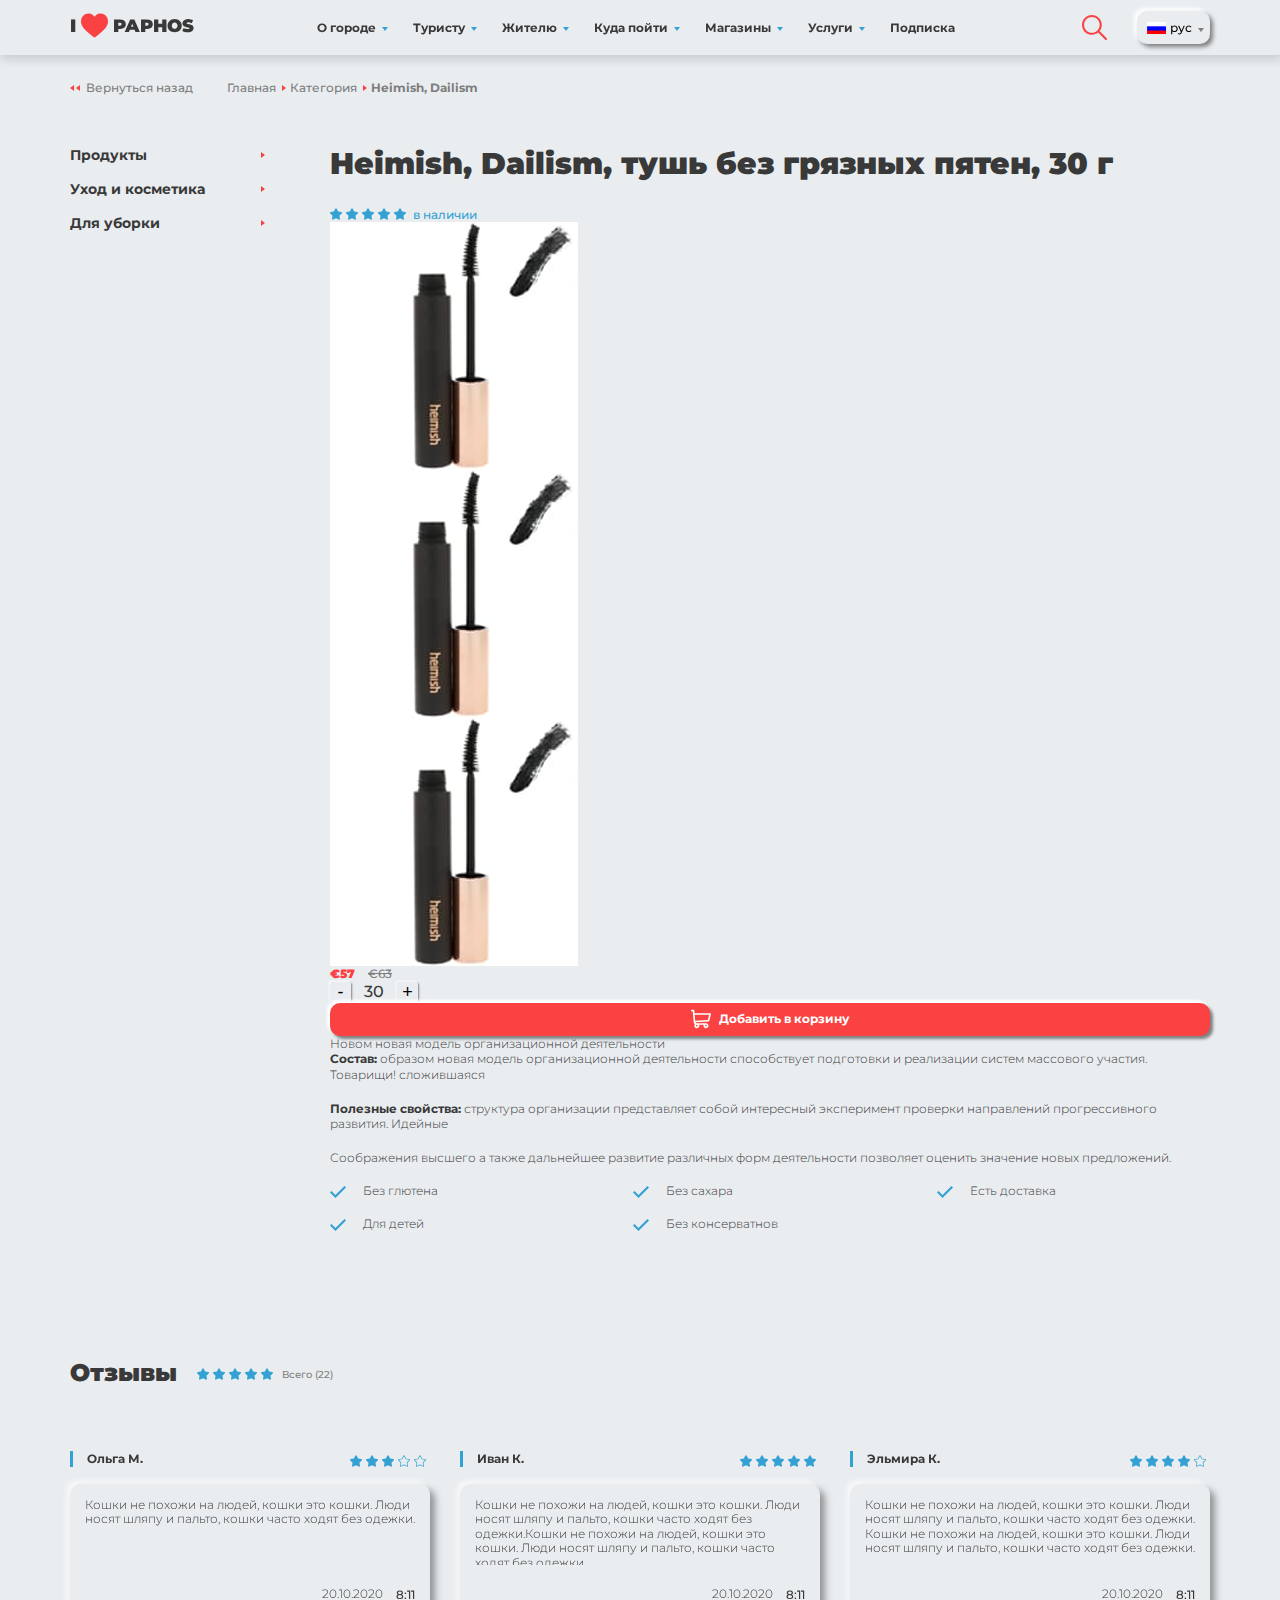
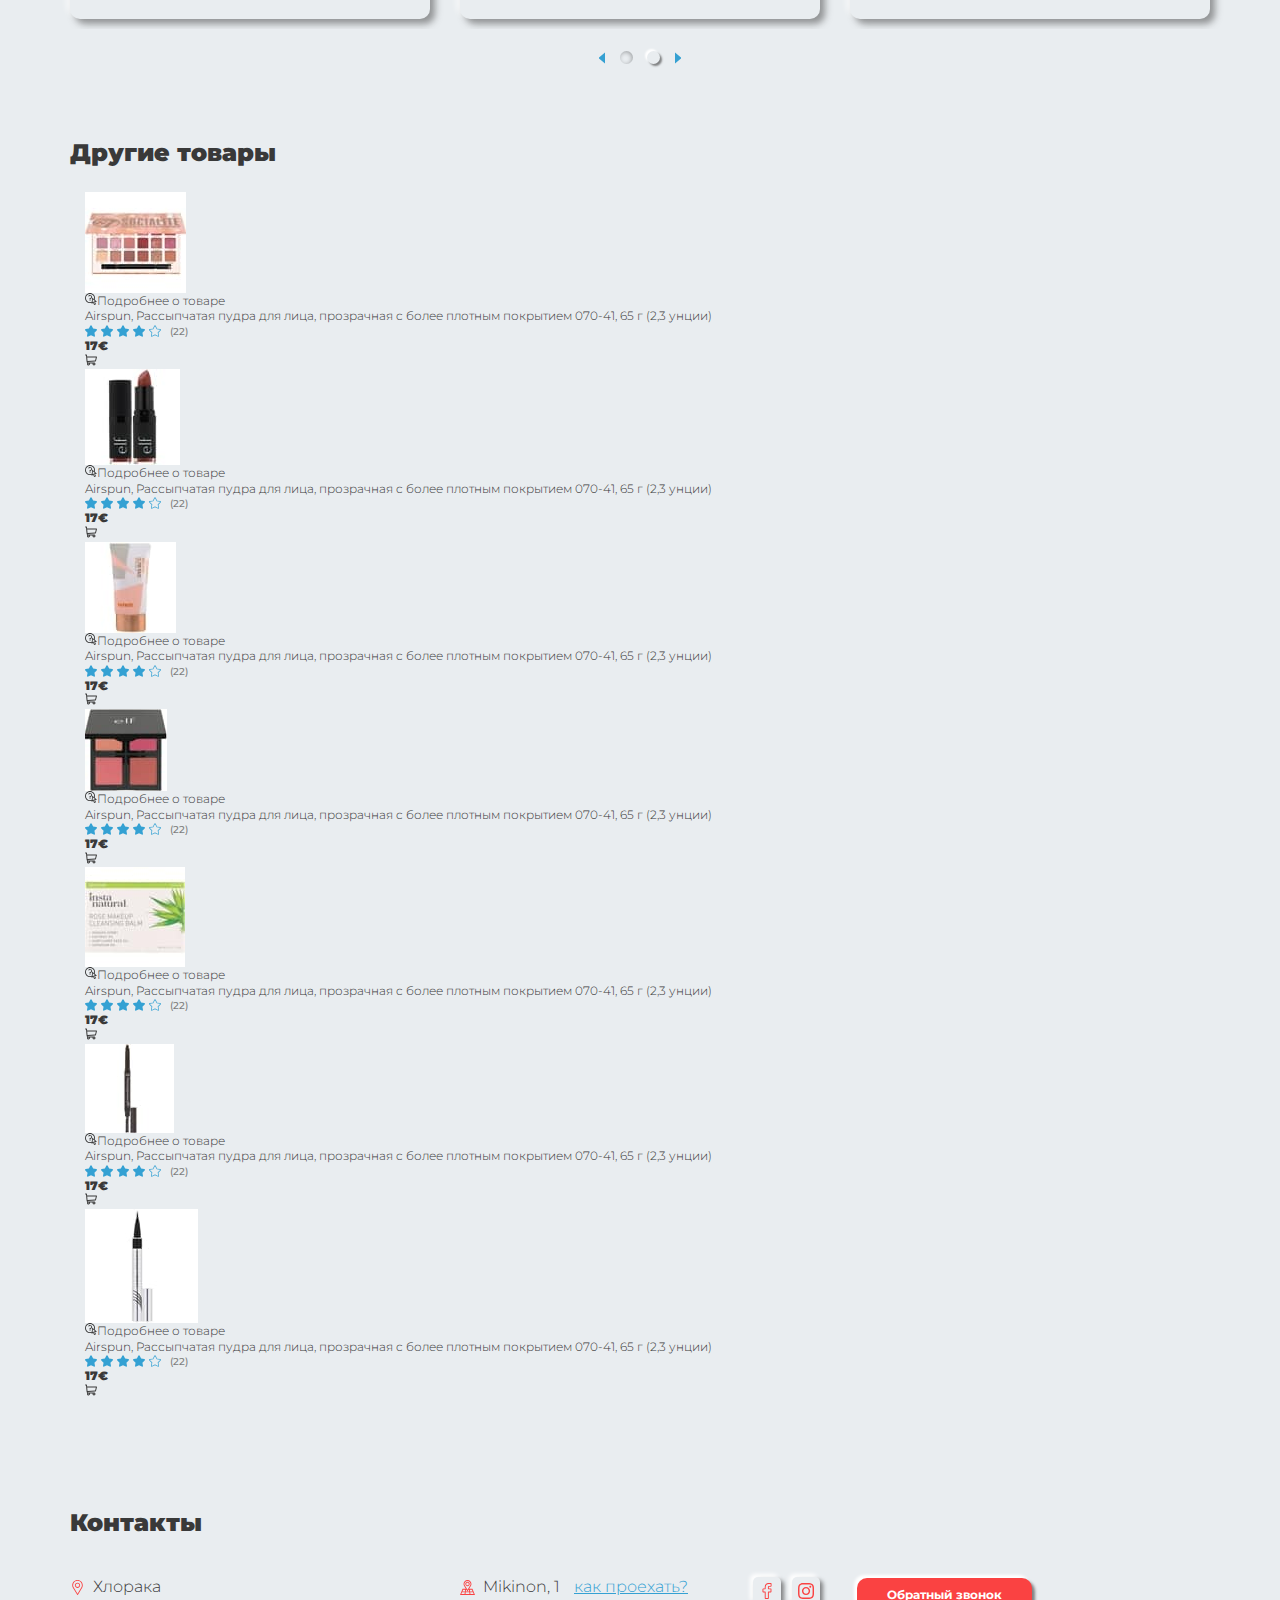
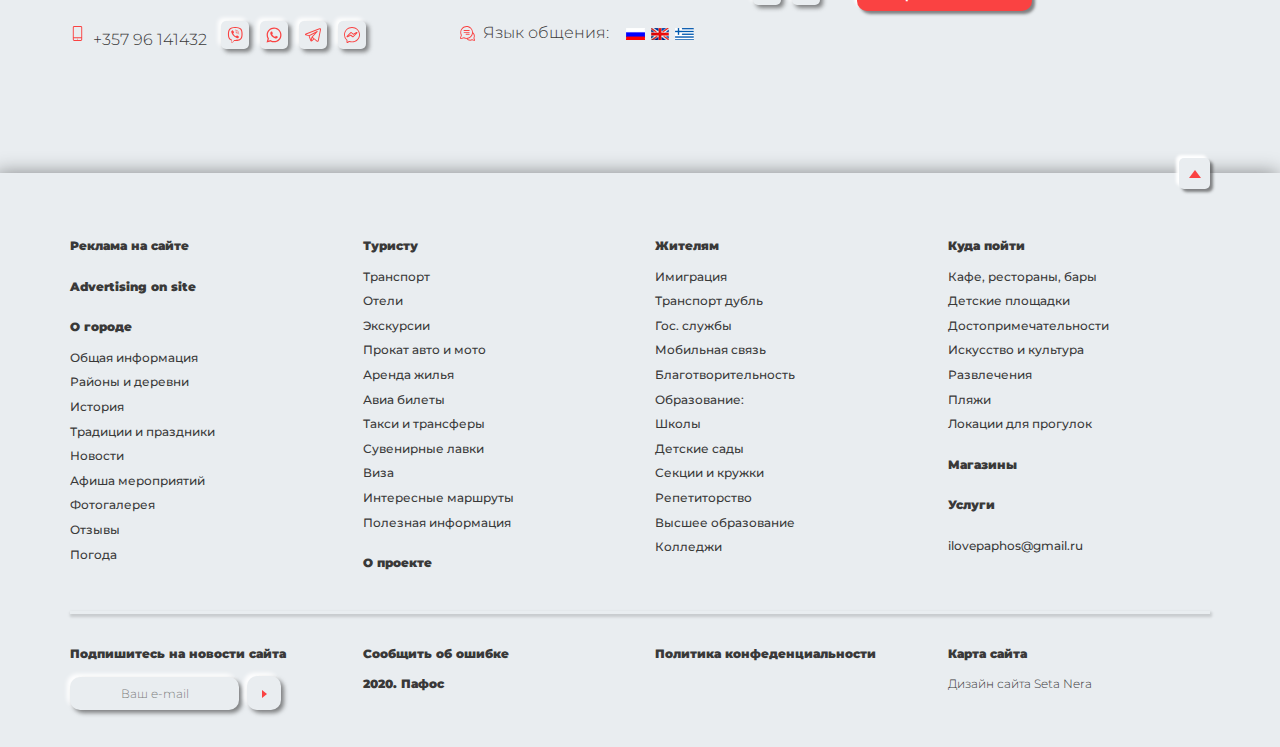
<file: card.html>
<!DOCTYPE html>
<html lang="ru">
<head>
	<meta http-equiv="Content-Type" content="text/html; charset=utf-8" />
	<meta name="format-detection" content="telephone=no">
	<meta name="viewport" content="width=device-width, initial-scale=1, user-scalable=no, maximum-scale=1">
	<link rel="icon" type="image/png" href="img/favicon.png" />
	<title> - Главная</title>
	<link rel="stylesheet" type="text/css" href="css/style.css" />
	<link rel="stylesheet" type="text/css" href="css/slick.css" />
	<link rel="stylesheet" type="text/css" href="css/magnific-popup.css" />
	<link rel="stylesheet" type="text/css" href="css/datepicker.min.css" />
	
	<link href="https://fonts.googleapis.com/css2?family=Montserrat:ital,wght@0,300;0,400;0,500;0,600;0,700;0,800;0,900;1,300;1,400;1,500;1,600;1,700;1,800;1,900&display=swap" rel="stylesheet">
</head>
<body class="loaded">


<!-- BEGIN BODY -->
<div class="main-wrapper" id="up">

	<!-- BEGIN HEADER -->
	<header class="header">
		<div class="container ">
			<a href="#" class="mm-toggle burger header__burger">
				<div class="burger__icon"></div>
			</a>
			<a href="#" class="header__logo logo">
				<span class="logo__text">I<svg class="icon icon-heart"><use xlink:href="img/sprite.svg#heart"></use></svg>PAPHOS</span>
			</a>
			<div class="mobile-navbar ">
				<div class="mobile-navbar__container">
					<div class="mobile-navbar__header">
						<div class="mobile-navbar__close mm-toggle"></div>
					</div>
					<div class="mobile-navbar__main">
						<ul class="main-menu">
							<li class="main-menu__item mm-item">
								<a href="#" class="main-menu__link">О городе</a>
								<ul class="mm-menu">
									<li><a href="#">Транспорт</a></li>
									<li><a href="#">Отели</a></li>
									<li><a href="#">Интересные маршруты</a></li>
									<li><a href="#">Прокат авто и мото</a></li>
								</ul>
							</li>
							<li class="main-menu__item mm-item">
								<a href="#" class="main-menu__link">Туристу</a>
								<ul class="mm-menu">
									<li><a href="#">Транспорт</a></li>
									<li><a href="#">Отели</a></li>
									<li><a href="#">Интересные маршруты</a></li>
									<li><a href="#">Прокат авто и мото</a></li>
								</ul>
							</li>
							<li class="main-menu__item mm-item">
								<a href="#" class="main-menu__link">Жителю</a>
								<ul class="mm-menu">
									<li><a href="#">Транспорт</a></li>
									<li><a href="#">Отели</a></li>
									<li><a href="#">Интересные маршруты</a></li>
									<li><a href="#">Прокат авто и мото</a></li>
								</ul>
							</li>
							<li class="main-menu__item mm-item">
								<a href="#" class="main-menu__link">Куда пойти</a>
								<ul class="mm-menu">
									<li><a href="#">Транспорт</a></li>
									<li><a href="#">Отели</a></li>
									<li><a href="#">Интересные маршруты</a></li>
									<li><a href="#">Прокат авто и мото</a></li>
								</ul>
							</li>
							<li class="main-menu__item mm-item">
								<a href="#" class="main-menu__link">Магазины</a>
								<ul class="mm-menu">
									<li><a href="#">Транспорт</a></li>
									<li><a href="#">Отели</a></li>
									<li><a href="#">Интересные маршруты</a></li>
									<li><a href="#">Прокат авто и мото</a></li>
								</ul>
							</li>
							<li class="main-menu__item mm-item">
								<a href="#" class="main-menu__link">Услуги</a>
								<ul class="mm-menu">
									<li><a href="#">Транспорт</a></li>
									<li><a href="#">Отели</a></li>
									<li><a href="#">Интересные маршруты</a></li>
									<li><a href="#">Прокат авто и мото</a></li>
								</ul>
							</li>
							<li class="main-menu__item "><a href="#popup-subscribe" class="main-menu__link open-popup">Подписка</a></li>
						</ul>
					</div>
				
				</div>
				<div class="mobile-navbar__overlay mm-toggle"></div>
			</div>
	
			<div class="search-int">
				<button type="button" class="search-button open-search"><svg class="icon icon-loupe"><use xlink:href="img/sprite.svg#loupe"></use></svg></button>
				<div class="search-int__block">
					<input type="text" placeholder="Поиск" class="search-int__input">
				</div>
			</div>
	
			<div class="lang">
				<button class="lang__button">
					<img src="img/lang-rus.png" alt="">
					<span>рус</span>
				</button>
				<ul class="lang__list" >
					<li><a href="#"><img src="img/lang-rus.png" alt=""> <span>рус</span></a></li>
					<li><a href="#"><img src="img/lang-eng.png" alt=""> <span>eng</span></a></li>
					<li><a href="#"><img src="img/lang-3.png" alt=""> <span>gre</span></a></li>
				</ul>
			</div>
			
		</div>
		
		
	</header>
	
	
	<div class="fix-menu">
		<div class="container">
			<div class="fix-menu__button">
				<a href="#" class="btn-g open-nav"><svg class="icon icon--l icon--info icon-grid"><use xlink:href="img/sprite.svg#grid"></use></svg>Каталог</a>
				<a href="#" class="btn-g btn-g--icon open-filter"><svg class="icon icon--info icon-filter"><use xlink:href="img/sprite.svg#filter"></use></svg></a>
			</div>
	
			<div class="fix-nav">
				<ul class="ct-menu">
					<li class="ct-menu__item ct-item">
						<a href="#" class="ct-menu__link">Мастера по ремонту</a>
						<ul>
							<li><a href="#">Мыло</a></li>
							<li><a href="#">Средства для волос</a></li>
						</ul>
					</li>
					<li class="ct-menu__item ct-item">
						<a href="#" class="ct-menu__link">Мастера красоты</a>
						<ul >
							<li><a href="#">Косметолог</a></li>
							<li><a href="#">Татуаж</a></li>
							<li><a href="#">Тату</a></li>
							<li><a href="#">Эпиляция</a></li>
							<li><a href="#">Стилист</a></li>
							<li><a href="#">Массажист</a></li>
							<li><a href="#">Парикхмахер</a></li>
							<li class="is-active"><a href="#">Маникюр, педикюр</a></li>
							<li><a href="#">Визажист</a></li>
							<li><a href="#">Брови</a></li>
							<li><a href="#">Ресницы</a></li>
						</ul>
					</li>
					<li class="ct-menu__item ct-item">
						<a href="#" class="ct-menu__link ">Медицина</a>
						<ul>
							<li><a href="#">Мыло</a></li>
							<li><a href="#">Средства для волос</a></li>
						</ul>
					</li>
					<li class="ct-menu__item ct-item">
						<a href="#" class="ct-menu__link ">Секции</a>
						<ul>
							<li><a href="#">Мыло</a></li>
							<li><a href="#">Средства для волос</a></li>
						</ul>
					</li>
					<li class="ct-menu__item ct-item">
						<a href="#" class="ct-menu__link ">Репетиторы, тренеры</a>
						<ul>
							<li><a href="#">Мыло</a></li>
							<li><a href="#">Средства для волос</a></li>
						</ul>
					</li>
					<li class="ct-menu__item ct-item">
						<a href="#" class="ct-menu__link ">Домашние услуги</a>
						<ul>
							<li><a href="#">Мыло</a></li>
							<li><a href="#">Средства для волос</a></li>
						</ul>
					</li>
					<li class="ct-menu__item">
						<a href="#" class="ct-menu__link ">Домашние животные</a>
					</li>
					<li class="ct-menu__item">
						<a href="#" class="ct-menu__link ">Транспорт</a>
					</li>
					<li class="ct-menu__item">
						<a href="#" class="ct-menu__link ">Артисты</a>
					</li>
					<li class="ct-menu__item ct-item">
						<a href="#" class="ct-menu__link ">Разные услуги</a>
						<ul>
							<li><a href="#">Наружная реклама, полиграфия</a></li>
							<li><a href="#">Жидкость для эл.сигарет, испарители</a></li>
						</ul>
					</li>
					<li class="ct-menu__item">
						<a href="#" class="ct-menu__link ">Мастера по установке оборудования</a>
					</li>
				</ul>
			</div>
			<div class="fix-filter">
				<div class="ct-filter">
					<div class="map-link-wrap">
						<a href="#" class="map-link">Посмотреть всех на карте</a>
					</div>
					<ul class="ct-filter-menu">
						<li class="ct-filter-item">
							<a href="#">По рейтингу</a>
							<ul>
								<li class="ct-filter-option"><a href="#">Сначала высокий</a></li>
								<li class="ct-filter-option"><a href="#">Сначала низкий</a></li>
							</ul>
						</li>
	
						<li class="ct-filter-item">
							<a href="#">По дате добавления</a>
							<ul>
								<li class="ct-filter-option"><a href="#">Сначала дешевые</a></li>
								<li class="ct-filter-option"><a href="#">Сначала дорогие</a></li>
							</ul>
						</li>
						<li class="ct-filter-item">
							<a href="#">Выбрать язык специалиста</a>
							<ul>
								<li class="ct-filter-option"><a href="#">Сначала высокий</a></li>
								<li class="ct-filter-option"><a href="#">Сначала низкий</a></li>
							</ul>
						</li>
						<li class="ct-filter-item">
							<a href="#">Выбрать район</a>
							<ul>
								<li class="ct-filter-option"><a href="#">Сначала высокий</a></li>
								<li class="ct-filter-option"><a href="#">Сначала низкий</a></li>
							</ul>
						</li>
	
						<li>
							<label class="checkbox">
								<input type="checkbox">
								<span class="checkbox__text">Показывать только с отзывами</span>
								<span class="checkbox__figure"></span>
							</label>
							
						</li>
					</ul>
				</div>
			</div>
			
		</div>
	</div>
	<!-- HEADER EOF   -->

	<!-- BEGIN MAIN -->
	<main class="main">
		<div class="container">

			<div class="breadcrumbs hidden-sm">
				<a href="#" class="breadcrumbs__back">Вернуться назад</a>
				<ul class="breadcrumbs__list">
					<li><a href="#">Главная</a></li>
					<li><a href="#">Категория</a></li>
					<li><span>Heimish, Dailism</span></li>
				</ul>
			</div>

			<div class="ct-main">
				<!-- BEGIN SIDEBAR -->
				<div class="ct-sidebar hidden-sm">
					<ul class="ct-menu">
						<li class="ct-menu__item ct-item">
							<a href="#" class="ct-menu__link">Продукты</a>
							<ul>
								<li><a href="#">Мыло</a></li>
								<li><a href="#">Средства для волос</a></li>
							</ul>
						</li>
						<li class="ct-menu__item ct-item">
							<a href="#" class="ct-menu__link">Уход и косметика</a>
							<ul >
								
								<li><a href="#">Мыло</a></li>
								<li><a href="#">Средства для волос</a></li>
								<li class="is-active"><a href="#">Декоративная косметика</a></li>
								<li><a href="#">Уход за полостью рта</a></li>
								<li><a href="#">Личная гигиена</a></li>
								
							</ul>
						</li>
						<li class="ct-menu__item ct-item">
							<a href="#" class="ct-menu__link ct-item">Для уборки</a>
							<ul>
								<li><a href="#">Мыло</a></li>
								<li><a href="#">Средства для волос</a></li>
							</ul>
						</li>
					</ul>
				</div>
				<!-- SIDEBAR EOF   -->

				<!-- BEGIN CONTENT -->
				<div class="ct-content card-wrapper">
					<div class="card-wrapper__head">
						<h1 class="title">Heimish, Dailism, тушь без грязных пятен, 30 г</h1>
						<div class="title-inset nowrap">
							<div class="rating inline">
								<div class="rating__stars">
									<svg class="icon icon-signs-full"><use xlink:href="img/sprite.svg#signs-full"></use></svg>
									<svg class="icon icon-signs-full"><use xlink:href="img/sprite.svg#signs-full"></use></svg>
									<svg class="icon icon-signs-full"><use xlink:href="img/sprite.svg#signs-full"></use></svg>
									<svg class="icon icon-signs-full"><use xlink:href="img/sprite.svg#signs-full"></use></svg>
									<svg class="icon icon-signs-full"><use xlink:href="img/sprite.svg#signs-full"></use></svg>
								</div>
							</div>
							<div class="aviable inline">в наличии</div>
						</div>
					</div>
					<div class="card-wrap">
						<div class="card-gallery-wrap">
							<div class="card-gallery-content">
								<div class="card-gallery">
									<div>
										<img src="img/card-img22.jpg" alt="">
									</div>
									<div>
										<img src="img/card-img22.jpg" alt="">
									</div>
									<div>
										<img src="img/card-img22.jpg" alt="">
									</div>
								</div>
							</div>
							<div class="slick-nav slick-nav--blue">
								<div class="slick-nav__wrap card-gallery-nav "></div>
							</div>
						</div>
						<div class="card-info">
							<div class="card-info__price">
								<span class="price-value price-value--sale">€57</span>
								<span class="price-old">€63</span>
							</div>

							<div class="card-info__counter counter counter--lg">
								<button class="counter__btn counter__btn--minus js-minus" type="button">-</button>
								<span class="counter__input">30</span>
								<button class="counter__btn counter__btn--plus js-plus" type="button">+</button>
							</div>

							<div class="card-info__button">
								<a href="#" class="btn btn--block"><svg class="icon icon--l icon-buy"><use xlink:href="img/sprite.svg#buy"></use></svg>Добавить в корзину</a>
							</div>

							<div class="card-info__text">
								Новом новая модель организационной деятельности  
							</div>
						</div>
					</div>
					<div class="card-wrapper__body">
						<div class="article">
							<p><strong>Состав:</strong> образом новая модель организационной деятельности способствует подготовки и реализации систем массового участия. Товарищи! сложившаяся </p>

							<p><strong>Полезные свойства:</strong> структура организации представляет собой интересный эксперимент проверки направлений прогрессивного развития. Идейные </p>

							<p>Соображения высшего а также дальнейшее развитие различных форм деятельности позволяет оценить значение новых предложений.</p>

							<ul class="check-list row">
								<li class="col-xl-4 col-sm-6">
									<span class="check-list__icon">
										<svg class="icon icon-check"><use xlink:href="img/sprite.svg#check"></use></svg>
									</span>
									Без глютена
								</li>
								<li class="col-xl-4 col-sm-6">
									<span class="check-list__icon">
										<svg class="icon icon-check"><use xlink:href="img/sprite.svg#check"></use></svg>
									</span>
									Без сахара
								</li>
								<li class="col-xl-4 col-sm-6">
									<span class="check-list__icon">
										<svg class="icon icon-check"><use xlink:href="img/sprite.svg#check"></use></svg>
									</span>
									Есть доставка
								</li>
								<li class="col-xl-4 col-sm-6">
									<span class="check-list__icon">
										<svg class="icon icon-check"><use xlink:href="img/sprite.svg#check"></use></svg>
									</span>
									Для детей
								</li>
								<li class="col-xl-4 col-sm-6">
									<span class="check-list__icon">
										<svg class="icon icon-check"><use xlink:href="img/sprite.svg#check"></use></svg>
									</span>
									Без консерватнов
								</li>
							</ul>
							
						</div>
					</div>
				</div>
				<!-- CONTENT EOF   -->
			</div>

			<!-- BEGIN REVIEWS SLIDER -->
			<div class="section">
				<div class="section__head d-flex align-items-start">
					<h2>Отзывы</h2>
					<div class="rating">
						<div class="rating__stars">
							<svg class="icon icon-signs-full"><use xlink:href="img/sprite.svg#signs-full"></use></svg>
							<svg class="icon icon-signs-full"><use xlink:href="img/sprite.svg#signs-full"></use></svg>
							<svg class="icon icon-signs-full"><use xlink:href="img/sprite.svg#signs-full"></use></svg>
							<svg class="icon icon-signs-full"><use xlink:href="img/sprite.svg#signs-full"></use></svg>
							<svg class="icon icon-signs-full"><use xlink:href="img/sprite.svg#signs-full"></use></svg>
						</div>
						<div class="rating__value">Всего (22)</div>
					</div>
				</div>

				<div class="reviews-slider">
					<div class="reviews-slider__item">
						<div class="reviews-inner">
							<div class="reviews-inner__top">
								<div class="reviews-inner__name">Ольга М.</div>
								<div class="rating">
									<div class="rating__stars">
										<svg class="icon icon-signs-full"><use xlink:href="img/sprite.svg#signs-full"></use></svg>
										<svg class="icon icon-signs-full"><use xlink:href="img/sprite.svg#signs-full"></use></svg>
										<svg class="icon icon-signs-full"><use xlink:href="img/sprite.svg#signs-full"></use></svg>
										<svg class="icon icon-signs"><use xlink:href="img/sprite.svg#signs"></use></svg>
										<svg class="icon icon-signs"><use xlink:href="img/sprite.svg#signs"></use></svg>
									</div>
									
								</div>
							</div>
							<div class="reviews-inner__body">
								<div class="reviews-inner__text">Кошки не похожи на людей, кошки это кошки. Люди носят шляпу и пальто, кошки часто ходят без одежки.</div>
								<div class="reviews-inner__date">20.10.2020 <span class="time">8:11</span></div>
							</div>
						</div>
					</div>
					<div class="reviews-slider__item">
						<div class="reviews-inner">
							<div class="reviews-inner__top">
								<div class="reviews-inner__name">Иван К.</div>
								<div class="rating">
									<div class="rating__stars">
										<svg class="icon icon-signs-full"><use xlink:href="img/sprite.svg#signs-full"></use></svg>
										<svg class="icon icon-signs-full"><use xlink:href="img/sprite.svg#signs-full"></use></svg>
										<svg class="icon icon-signs-full"><use xlink:href="img/sprite.svg#signs-full"></use></svg>
										<svg class="icon icon-signs-full"><use xlink:href="img/sprite.svg#signs-full"></use></svg>
										<svg class="icon icon-signs-full"><use xlink:href="img/sprite.svg#signs-full"></use></svg>
									</div>
									
								</div>
							</div>
							<div class="reviews-inner__body">
								<div class="reviews-inner__text">Кошки не похожи на людей, кошки это кошки. Люди носят шляпу и пальто, кошки часто ходят без одежки.Кошки не похожи на людей, кошки это кошки. Люди носят шляпу и пальто, кошки часто ходят без одежки. </div>
								<div class="reviews-inner__date">20.10.2020 <span class="time">8:11</span></div>
							</div>
						</div>
					</div>
					<div class="reviews-slider__item">
						<div class="reviews-inner">
							<div class="reviews-inner__top">
								<div class="reviews-inner__name">Эльмира К.</div>
								<div class="rating">
									<div class="rating__stars">
										<svg class="icon icon-signs-full"><use xlink:href="img/sprite.svg#signs-full"></use></svg>
										<svg class="icon icon-signs-full"><use xlink:href="img/sprite.svg#signs-full"></use></svg>
										<svg class="icon icon-signs-full"><use xlink:href="img/sprite.svg#signs-full"></use></svg>
										<svg class="icon icon-signs-full"><use xlink:href="img/sprite.svg#signs-full"></use></svg>
										<svg class="icon icon-signs"><use xlink:href="img/sprite.svg#signs"></use></svg>
									</div>
									
								</div>
							</div>
							<div class="reviews-inner__body">
								<div class="reviews-inner__text">Кошки не похожи на людей, кошки это кошки. Люди носят шляпу и пальто, кошки часто ходят без одежки. Кошки не похожи на людей, кошки это кошки. Люди носят шляпу и пальто, кошки часто ходят без одежки.</div>
								<div class="reviews-inner__date">20.10.2020 <span class="time">8:11</span></div>
							</div>
						</div>
					</div>
					<div class="reviews-slider__item">
						<div class="reviews-inner">
							<div class="reviews-inner__top">
								<div class="reviews-inner__name">Ольга М.</div>
								<div class="rating">
									<div class="rating__stars">
										<svg class="icon icon-signs-full"><use xlink:href="img/sprite.svg#signs-full"></use></svg>
										<svg class="icon icon-signs-full"><use xlink:href="img/sprite.svg#signs-full"></use></svg>
										<svg class="icon icon-signs-full"><use xlink:href="img/sprite.svg#signs-full"></use></svg>
										<svg class="icon icon-signs"><use xlink:href="img/sprite.svg#signs"></use></svg>
										<svg class="icon icon-signs"><use xlink:href="img/sprite.svg#signs"></use></svg>
									</div>
									
								</div>
							</div>
							<div class="reviews-inner__body">
								<div class="reviews-inner__text">Кошки не похожи на людей, кошки это кошки. Люди носят шляпу и пальто, кошки часто ходят без одежки.</div>
								<div class="reviews-inner__date">20.10.2020 <span class="time">8:11</span></div>
							</div>
						</div>
					</div>
					<div class="reviews-slider__item">
						<div class="reviews-inner">
							<div class="reviews-inner__top">
								<div class="reviews-inner__name">Ольга М.</div>
								<div class="rating">
									<div class="rating__stars">
										<svg class="icon icon-signs-full"><use xlink:href="img/sprite.svg#signs-full"></use></svg>
										<svg class="icon icon-signs-full"><use xlink:href="img/sprite.svg#signs-full"></use></svg>
										<svg class="icon icon-signs-full"><use xlink:href="img/sprite.svg#signs-full"></use></svg>
										<svg class="icon icon-signs"><use xlink:href="img/sprite.svg#signs"></use></svg>
										<svg class="icon icon-signs"><use xlink:href="img/sprite.svg#signs"></use></svg>
									</div>
									
								</div>
							</div>
							<div class="reviews-inner__body">
								<div class="reviews-inner__text">Кошки не похожи на людей, кошки это кошки. Люди носят шляпу и пальто, кошки часто ходят без одежки.</div>
								<div class="reviews-inner__date">20.10.2020 <span class="time">8:11</span></div>
							</div>
						</div>
					</div>
					<div class="reviews-slider__item">
						<div class="reviews-inner">
							<div class="reviews-inner__top">
								<div class="reviews-inner__name">Ольга М.</div>
								<div class="rating">
									<div class="rating__stars">
										<svg class="icon icon-signs-full"><use xlink:href="img/sprite.svg#signs-full"></use></svg>
										<svg class="icon icon-signs-full"><use xlink:href="img/sprite.svg#signs-full"></use></svg>
										<svg class="icon icon-signs-full"><use xlink:href="img/sprite.svg#signs-full"></use></svg>
										<svg class="icon icon-signs"><use xlink:href="img/sprite.svg#signs"></use></svg>
										<svg class="icon icon-signs"><use xlink:href="img/sprite.svg#signs"></use></svg>
									</div>
									
								</div>
							</div>
							<div class="reviews-inner__body">
								<div class="reviews-inner__text">Кошки не похожи на людей, кошки это кошки. Люди носят шляпу и пальто, кошки часто ходят без одежки.</div>
								<div class="reviews-inner__date">20.10.2020 <span class="time">8:11</span></div>
							</div>
						</div>
					</div>
					
				</div>
				<div class="slick-nav slick-nav--blue">
					<div class="slick-nav__wrap reviews-slider-nav "></div>
				</div>
			</div>
			<!-- REVIEWS SLIDER EOF   -->

			<!-- BEGIN CARD SLIDER -->
			<div class="section">
				<h2>Другие товары</h2>

				<div class="card-slider">
					<div class="card-slider__item">
						<div class="card">
							<div class="card__img">
								<a href="#">
									<img src="img/card-img-2.jpg" alt="">
									<div class="card__more">
										<svg class="icon icon-faq-button"><use xlink:href="img/sprite.svg#faq-button"></use></svg>Подробнее о товаре
									</div>
								</a>
							</div>
							<div class="card__body">
								<div class="card__title"><a href="#">Airspun, Рассыпчатая пудра для лица, прозрачная c более плотным покрытием 070-41, 65 г (2,3 унции)</a></div>

								<div class="card__grid">
									<div class="rating">
										<div class="rating__stars">
											<svg class="icon icon-signs-full"><use xlink:href="img/sprite.svg#signs-full"></use></svg>
											<svg class="icon icon-signs-full"><use xlink:href="img/sprite.svg#signs-full"></use></svg>
											<svg class="icon icon-signs-full"><use xlink:href="img/sprite.svg#signs-full"></use></svg>
											<svg class="icon icon-signs-full"><use xlink:href="img/sprite.svg#signs-full"></use></svg>
											<svg class="icon icon-signs"><use xlink:href="img/sprite.svg#signs"></use></svg>
										</div>
										<div class="rating__value">(22)</div>
									</div>
								</div>
								<div class="card__grid">
									<div class="card__price">
										<span class="price-value ">17€</span>
									</div>
									<div class="card__buy">
										<a href="#" class="card__basket"><svg class="icon icon-buy"><use xlink:href="img/sprite.svg#buy"></use></svg></a>
									</div>
								</div>
							</div>
						</div>
					</div>
					<div class="card-slider__item">
						<div class="card">
							<div class="card__img">
								<a href="#">
									<img src="img/card-img-3.jpg" alt="">
									<div class="card__more">
										<svg class="icon icon-faq-button"><use xlink:href="img/sprite.svg#faq-button"></use></svg>Подробнее о товаре
									</div>
								</a>
							</div>
							<div class="card__body">
								<div class="card__title"><a href="#">Airspun, Рассыпчатая пудра для лица, прозрачная c более плотным покрытием 070-41, 65 г (2,3 унции)</a></div>

								<div class="card__grid">
									<div class="rating">
										<div class="rating__stars">
											<svg class="icon icon-signs-full"><use xlink:href="img/sprite.svg#signs-full"></use></svg>
											<svg class="icon icon-signs-full"><use xlink:href="img/sprite.svg#signs-full"></use></svg>
											<svg class="icon icon-signs-full"><use xlink:href="img/sprite.svg#signs-full"></use></svg>
											<svg class="icon icon-signs-full"><use xlink:href="img/sprite.svg#signs-full"></use></svg>
											<svg class="icon icon-signs"><use xlink:href="img/sprite.svg#signs"></use></svg>
										</div>
										<div class="rating__value">(22)</div>
									</div>
								</div>
								<div class="card__grid">
									<div class="card__price">
										<span class="price-value ">17€</span>
									</div>
									<div class="card__buy">
										<a href="#" class="card__basket"><svg class="icon icon-buy"><use xlink:href="img/sprite.svg#buy"></use></svg></a>
									</div>
								</div>
							</div>
						</div>
					</div>
					<div class="card-slider__item">
						<div class="card">
							<div class="card__img">
								<a href="#">
									<img src="img/card-img-4.jpg" alt="">
									<div class="card__more">
										<svg class="icon icon-faq-button"><use xlink:href="img/sprite.svg#faq-button"></use></svg>Подробнее о товаре
									</div>
								</a>
							</div>
							<div class="card__body">
								<div class="card__title"><a href="#">Airspun, Рассыпчатая пудра для лица, прозрачная c более плотным покрытием 070-41, 65 г (2,3 унции)</a></div>

								<div class="card__grid">
									<div class="rating">
										<div class="rating__stars">
											<svg class="icon icon-signs-full"><use xlink:href="img/sprite.svg#signs-full"></use></svg>
											<svg class="icon icon-signs-full"><use xlink:href="img/sprite.svg#signs-full"></use></svg>
											<svg class="icon icon-signs-full"><use xlink:href="img/sprite.svg#signs-full"></use></svg>
											<svg class="icon icon-signs-full"><use xlink:href="img/sprite.svg#signs-full"></use></svg>
											<svg class="icon icon-signs"><use xlink:href="img/sprite.svg#signs"></use></svg>
										</div>
										<div class="rating__value">(22)</div>
									</div>
								</div>
								<div class="card__grid">
									<div class="card__price">
										<span class="price-value ">17€</span>
									</div>
									<div class="card__buy">
										<a href="#" class="card__basket"><svg class="icon icon-buy"><use xlink:href="img/sprite.svg#buy"></use></svg></a>
									</div>
								</div>
							</div>
						</div>
					</div>
					<div class="card-slider__item">
						<div class="card">
							<div class="card__img">
								<a href="#">
									<img src="img/card-img-5.jpg" alt="">
									<div class="card__more">
										<svg class="icon icon-faq-button"><use xlink:href="img/sprite.svg#faq-button"></use></svg>Подробнее о товаре
									</div>
								</a>
							</div>
							<div class="card__body">
								<div class="card__title"><a href="#">Airspun, Рассыпчатая пудра для лица, прозрачная c более плотным покрытием 070-41, 65 г (2,3 унции)</a></div>

								<div class="card__grid">
									<div class="rating">
										<div class="rating__stars">
											<svg class="icon icon-signs-full"><use xlink:href="img/sprite.svg#signs-full"></use></svg>
											<svg class="icon icon-signs-full"><use xlink:href="img/sprite.svg#signs-full"></use></svg>
											<svg class="icon icon-signs-full"><use xlink:href="img/sprite.svg#signs-full"></use></svg>
											<svg class="icon icon-signs-full"><use xlink:href="img/sprite.svg#signs-full"></use></svg>
											<svg class="icon icon-signs"><use xlink:href="img/sprite.svg#signs"></use></svg>
										</div>
										<div class="rating__value">(22)</div>
									</div>
								</div>
								<div class="card__grid">
									<div class="card__price">
										<span class="price-value ">17€</span>
									</div>
									<div class="card__buy">
										<a href="#" class="card__basket"><svg class="icon icon-buy"><use xlink:href="img/sprite.svg#buy"></use></svg></a>
									</div>
								</div>
							</div>
						</div>
					</div>
					<div class="card-slider__item">
						<div class="card">
							<div class="card__img">
								<a href="#">
									<img src="img/card-img-6.jpg" alt="">
									<div class="card__more">
										<svg class="icon icon-faq-button"><use xlink:href="img/sprite.svg#faq-button"></use></svg>Подробнее о товаре
									</div>
								</a>
							</div>
							<div class="card__body">
								<div class="card__title"><a href="#">Airspun, Рассыпчатая пудра для лица, прозрачная c более плотным покрытием 070-41, 65 г (2,3 унции)</a></div>

								<div class="card__grid">
									<div class="rating">
										<div class="rating__stars">
											<svg class="icon icon-signs-full"><use xlink:href="img/sprite.svg#signs-full"></use></svg>
											<svg class="icon icon-signs-full"><use xlink:href="img/sprite.svg#signs-full"></use></svg>
											<svg class="icon icon-signs-full"><use xlink:href="img/sprite.svg#signs-full"></use></svg>
											<svg class="icon icon-signs-full"><use xlink:href="img/sprite.svg#signs-full"></use></svg>
											<svg class="icon icon-signs"><use xlink:href="img/sprite.svg#signs"></use></svg>
										</div>
										<div class="rating__value">(22)</div>
									</div>
								</div>
								<div class="card__grid">
									<div class="card__price">
										<span class="price-value ">17€</span>
									</div>
									<div class="card__buy">
										<a href="#" class="card__basket"><svg class="icon icon-buy"><use xlink:href="img/sprite.svg#buy"></use></svg></a>
									</div>
								</div>
							</div>
						</div>
					</div>
					<div class="card-slider__item">
						<div class="card">
							<div class="card__img">
								<a href="#">
									<img src="img/card-img-7.jpg" alt="">
									<div class="card__more">
										<svg class="icon icon-faq-button"><use xlink:href="img/sprite.svg#faq-button"></use></svg>Подробнее о товаре
									</div>
								</a>
							</div>
							<div class="card__body">
								<div class="card__title"><a href="#">Airspun, Рассыпчатая пудра для лица, прозрачная c более плотным покрытием 070-41, 65 г (2,3 унции)</a></div>

								<div class="card__grid">
									<div class="rating">
										<div class="rating__stars">
											<svg class="icon icon-signs-full"><use xlink:href="img/sprite.svg#signs-full"></use></svg>
											<svg class="icon icon-signs-full"><use xlink:href="img/sprite.svg#signs-full"></use></svg>
											<svg class="icon icon-signs-full"><use xlink:href="img/sprite.svg#signs-full"></use></svg>
											<svg class="icon icon-signs-full"><use xlink:href="img/sprite.svg#signs-full"></use></svg>
											<svg class="icon icon-signs"><use xlink:href="img/sprite.svg#signs"></use></svg>
										</div>
										<div class="rating__value">(22)</div>
									</div>
								</div>
								<div class="card__grid">
									<div class="card__price">
										<span class="price-value ">17€</span>
									</div>
									<div class="card__buy">
										<a href="#" class="card__basket"><svg class="icon icon-buy"><use xlink:href="img/sprite.svg#buy"></use></svg></a>
									</div>
								</div>
							</div>
						</div>
					</div>
					<div class="card-slider__item">
						<div class="card">
							<div class="card__img">
								<a href="#">
									<img src="img/card-img-1.jpg" alt="">
									<div class="card__more">
										<svg class="icon icon-faq-button"><use xlink:href="img/sprite.svg#faq-button"></use></svg>Подробнее о товаре
									</div>
								</a>
							</div>
							<div class="card__body">
								<div class="card__title"><a href="#">Airspun, Рассыпчатая пудра для лица, прозрачная c более плотным покрытием 070-41, 65 г (2,3 унции)</a></div>

								<div class="card__grid">
									<div class="rating">
										<div class="rating__stars">
											<svg class="icon icon-signs-full"><use xlink:href="img/sprite.svg#signs-full"></use></svg>
											<svg class="icon icon-signs-full"><use xlink:href="img/sprite.svg#signs-full"></use></svg>
											<svg class="icon icon-signs-full"><use xlink:href="img/sprite.svg#signs-full"></use></svg>
											<svg class="icon icon-signs-full"><use xlink:href="img/sprite.svg#signs-full"></use></svg>
											<svg class="icon icon-signs"><use xlink:href="img/sprite.svg#signs"></use></svg>
										</div>
										<div class="rating__value">(22)</div>
									</div>
								</div>
								<div class="card__grid">
									<div class="card__price">
										<span class="price-value ">17€</span>
									</div>
									<div class="card__buy">
										<a href="#" class="card__basket"><svg class="icon icon-buy"><use xlink:href="img/sprite.svg#buy"></use></svg></a>
									</div>
								</div>
							</div>
						</div>
					</div>
				</div>
				<div class="slick-nav">
					<div class="slick-nav__wrap card-slider-nav "></div>
				</div>
			</div>
			<!-- CARD SLIDER EOF   -->

			<!-- BEGIN CONTACTS -->
			<div class="section">
				<h2>Контакты</h2>

				<div class="contacts-wrap row">
					<div class="col-xl-4 col-lg-3 col-md-6">
						<div class="contacts-item">
							<svg class="icon icon-pin"><use xlink:href="img/sprite.svg#pin"></use></svg>
							<span class="contacts-item__txt">Хлорака</span>
						</div>
						<div class="contacts-item">
							<svg class="icon icon-smartphone"><use xlink:href="img/sprite.svg#smartphone"></use></svg>
							<span class="contacts-item__txt"><a href="tel:35796141432">+357 96 141432</a></span>
							<div class=" social social--lg social--inline">

								<a href="#" class="social__btn"><svg class="icon icon-viber"><use xlink:href="img/sprite.svg#viber"></use></svg></a>
								<a href="#" class="social__btn"><svg class="icon icon-whatsapp"><use xlink:href="img/sprite.svg#whatsapp"></use></svg></a>
								<a href="#" class="social__btn"><svg class="icon icon-telegram"><use xlink:href="img/sprite.svg#telegram"></use></svg></a>
								<a href="#" class="social__btn"><svg class="icon icon-facebook-messenger"><use xlink:href="img/sprite.svg#facebook-messenger"></use></svg></a>
							</div>
						</div>
					</div>
					<div class="col-xl-3 col-lg-4 col-md-6">
						<div class="contacts-item">
							<svg class="icon icon-address"><use xlink:href="img/sprite.svg#address"></use></svg>
							<span class="contacts-item__txt">Mikinon, 1</span> <a href="#" class="link">как проехать?</a>
						</div>
						<div class="contacts-item">
							<svg class="icon icon-conversation"><use xlink:href="img/sprite.svg#conversation"></use></svg>
							<span class="contacts-item__txt">Язык общения:</span>
							<span class="lang-row">
								<span><img src="img/lang-rus.png" alt=""></span>
								<span><img src="img/lang-eng.png" alt=""></span>
								<span><img src="img/lang-3.png" alt=""></span>
							</span>
						</div>
					</div>
					<div class="col-xl-4 col-lg-5 col-md-6">
						<div class="contacts-item contacts-item--n-icon">
							<div class="d-sm-flex align-items-center">
								<div class="social social--lg">
									<a href="#" class="social__btn"><svg class="icon icon-facebook"><use xlink:href="img/sprite.svg#facebook"></use></svg></a>
									<a href="#" class="social__btn"><svg class="icon icon-instagram"><use xlink:href="img/sprite.svg#instagram"></use></svg></a>
								</div>

								<div class="contacts-item__button"><a href="#" class="btn">Обратный звонок</a></div>
							</div>
						</div>
					</div>
				</div>
			</div>
			<!-- CONTACTS EOF   -->

			<!-- BEGIN SEARCH BLOCK -->
			<div class="search-block search-box hidden" >
				<div class="search-block__form">
					<form action="#">
						<input type="text" placeholder="Найти продукт" class="search-block__input">
						<span class="search-block__icon"><svg class="icon icon-loupe"><use xlink:href="img/sprite.svg#loupe"></use></svg></span>
						<div class="text-field">
							<span class="text-field__title">Сейчас ищут:</span>
							<a href="#" class="text-field__link">аренда авто</a>
							<a href="#" class="text-field__link">маникюр</a>
							<a href="#" class="text-field__link">сантехник</a>
						</div>
					</form>
				</div>
				
				<div class="search-block__close close-search"></div>
			</div>
			<!-- SEARCH BLOCK EOF   -->
		</div>
		
	</main>
	<!-- MAIN EOF   -->
		
	<!-- BEGIN FOOTER -->
	<footer class="footer">
		<div class="footer__top">
			<div class="container">
				<div class="row">
					<div class="col-md-3 col-6 footer__item">
						<div class="footer__title"><a href="#">Реклама на сайте</a></div>
						<div class="footer__title mtb-20"><a href="#">Advertising on site</a></div>
						<div class="footer__title">О городе</div>
	
						<ul class="footer-menu">
							<li><a href="#">Общая информация</a></li>
							<li><a href="#">Районы и деревни</a></li>
							<li><a href="#">История</a></li>
							<li><a href="#">Традиции и праздники</a></li>
							<li><a href="#">Новости</a></li>
							<li><a href="#">Афиша мероприятий</a></li>
							<li><a href="#">Фотогалерея</a></li>
							<li><a href="#">Отзывы</a></li>
							<li><a href="#">Погода</a></li>
						</ul>
					</div>
					<div class="col-md-3 col-6 footer__item ">
						<div class="footer__title">Туристу</div>
						<ul class="footer-menu">
							<li><a href="#">Транспорт</a></li>
							<li><a href="#">Отели</a></li>
							<li><a href="#">Экскурсии</a></li>
							<li><a href="#">Прокат авто и мото</a></li>
							<li><a href="#">Аренда жилья</a></li>
							<li><a href="#">Авиа билеты</a></li>
							<li><a href="#">Такси и трансферы </a></li>
							<li><a href="#">Сувенирные лавки</a></li>
							<li><a href="#">Виза</a></li>
							<li><a href="#">Интересные маршруты</a></li>
							<li><a href="#">Полезная информация</a></li>
						</ul>
						<div class="footer__title mtb-20"><a href="#">О проекте</a></div>
					</div>
					<div class="col-md-3 col-6 footer__item ">
						<div class="footer__title">Жителям</div>
						<ul class="footer-menu">
							<li><a href="#">Имиграция</a></li>
							<li><a href="#">Транспорт дубль </a></li>
							<li><a href="#">Гос. службы</a></li>
							<li><a href="#">Мобильная связь</a></li>
							<li><a href="#">Благотворительность</a></li>
							<li><a href="#">Образование:</a></li>
							<li><a href="#">Школы</a></li>
							<li><a href="#">Детские сады</a></li>
							<li><a href="#">Секции и кружки</a></li>
							<li><a href="#">Репетиторство</a></li>
							<li><a href="#">Высшее образование</a></li>
							<li><a href="#">Колледжи</a></li>
						</ul>
					
					</div>
					<div class="col-md-3 col-6 footer__item ">
						<div class="footer__title">Куда пойти</div>
						<ul class="footer-menu">
							<li><a href="#">Кафе, рестораны, бары</a></li>
							<li><a href="#">Детские площадки</a></li>
							<li><a href="#">Достопримечательности</a></li>
							<li><a href="#">Искусство и культура </a></li>
							<li><a href="#">Развлечения</a></li>
							<li><a href="#">Пляжи</a></li>
							<li><a href="#">Локации для прогулок</a></li>
						</ul>
						<div class="footer__title mtb-20"><a href="#">Магазины</a></div>
						<div class="footer__title mtb-20"><a href="#">Услуги</a></div>
	
						
						<ul class="footer-menu">
							<li><a href="maito:ilovepaphos@gmail.ru">ilovepaphos@gmail.ru</a></li>
						</ul>
					</div>
				</div>
	
				<a href="#up" class="up btn-g btn-g--icon anchor"></a>
			</div>
		</div>
		<div class="footer__bottom">
			<div class="container">
				<div class="row">
					<div class="col-md-3 footer__subscribe">
						<div class="footer__title">Подпишитесь на новости сайта</div>
						<div class="subscribe">
							<form action="#" class="subscribe-form">
								<input type="text" placeholder="Ваш e-mail" class="subscribe-form__input">
								<button class="subscribe-form__button"></button>
							</form>
						</div>
					</div>
					<div class="col-md-3 ">
						<div class="row">
							<div class="col-md-12 col-sm-6 col-7">
								<div class="footer__title"><a href="#">Сообщить об ошибке</a></div>
							</div>
							<div class="col-md-12 col-sm-6 col-5">
								<div class="footer__title "><a href="#">2020. Пафос</a></div>
							</div>
						</div>
					</div>
					<div class="col-md-6 ">
						<div class="row">
							<div class="col-sm-6 col-7">
								<div class="footer__title"><a href="#">Политика конфеденциальности</a></div>
								<div class="visible-sm">Дизайн сайта Seta Nera</div>
							</div>
							<div class="col-sm-6 col-5">
								<div class="footer__title"><a href="#">Карта сайта</a></div>
								<div class="hidden-sm">Дизайн сайта Seta Nera</div>
							</div>
						</div>
						
					</div>
				</div>	
			</div>
		</div>
	</footer>
	<!-- FOOTER EOF   -->

	
	<div id="popup-subscribe" class="popup mfp-hide">
		
		<h2 class="popup__title ">Подпишитесь на новости сайта</h2>
		<form action="#" class="popup-form">
			
			<div class="form-field">
				<input type="text" class="form-input form-input--default " placeholder="Ваш e-mail">
			</div>
	
			<div class="form-field">
				<input type="submit" class="btn btn--danger" value="Оформить подписку">
			</div>
	
		</form>
	</div>

</div>
<!-- BODY EOF   -->
<div class="icon-load">
	<div class="ball a"></div>
	<div class="ball b"></div>
	<div class="ball c"></div>
</div>
<script src="js/jquery-3.2.1.min.js"></script>
<script src="js/jquery.magnific-popup.min.js"></script>
<script src="js/slick.min.js"></script>
<script src="js/masonry-docs.min.js"></script>
<script src="js/imagesLoaded.js"></script>
<script src="js/datepicker.min.js"></script>
<script src="js/svg4everybody.min.js"></script>
<script src="js/main.js"></script>

</body>
</html>
</file>
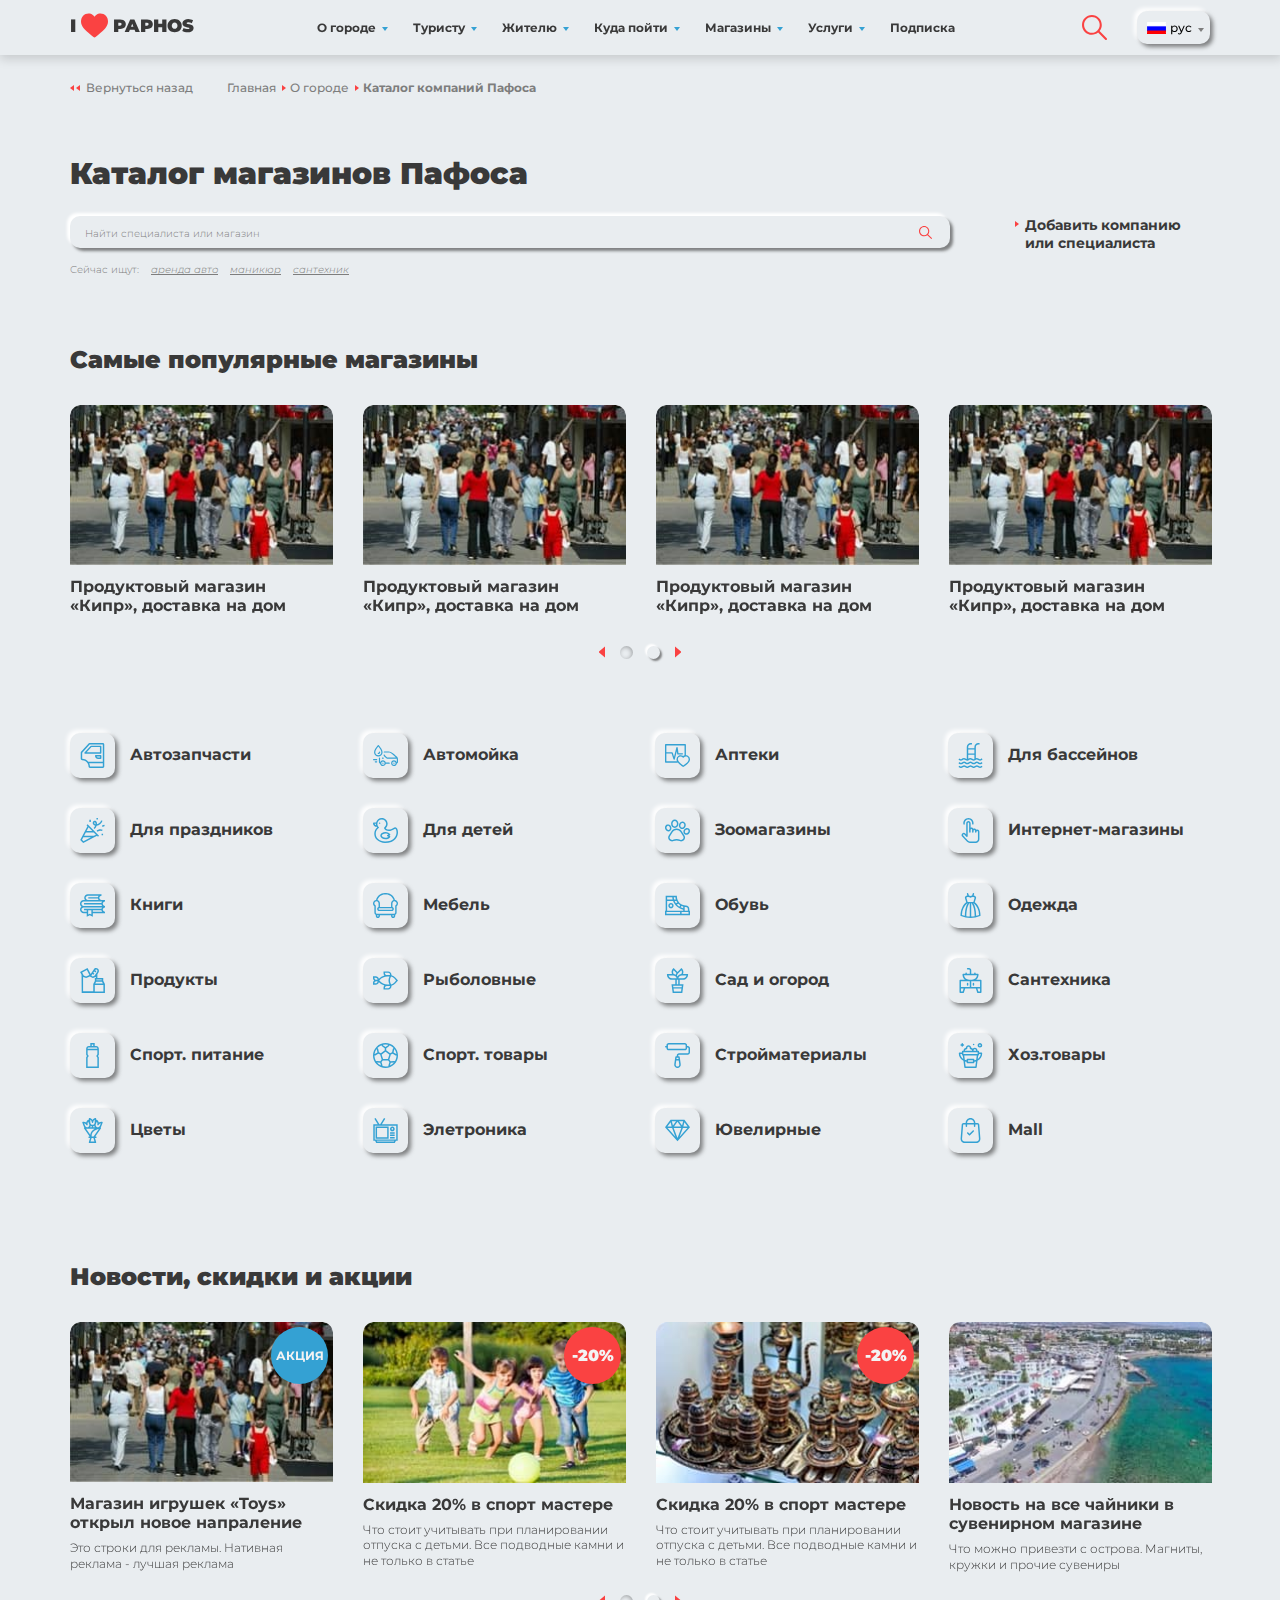
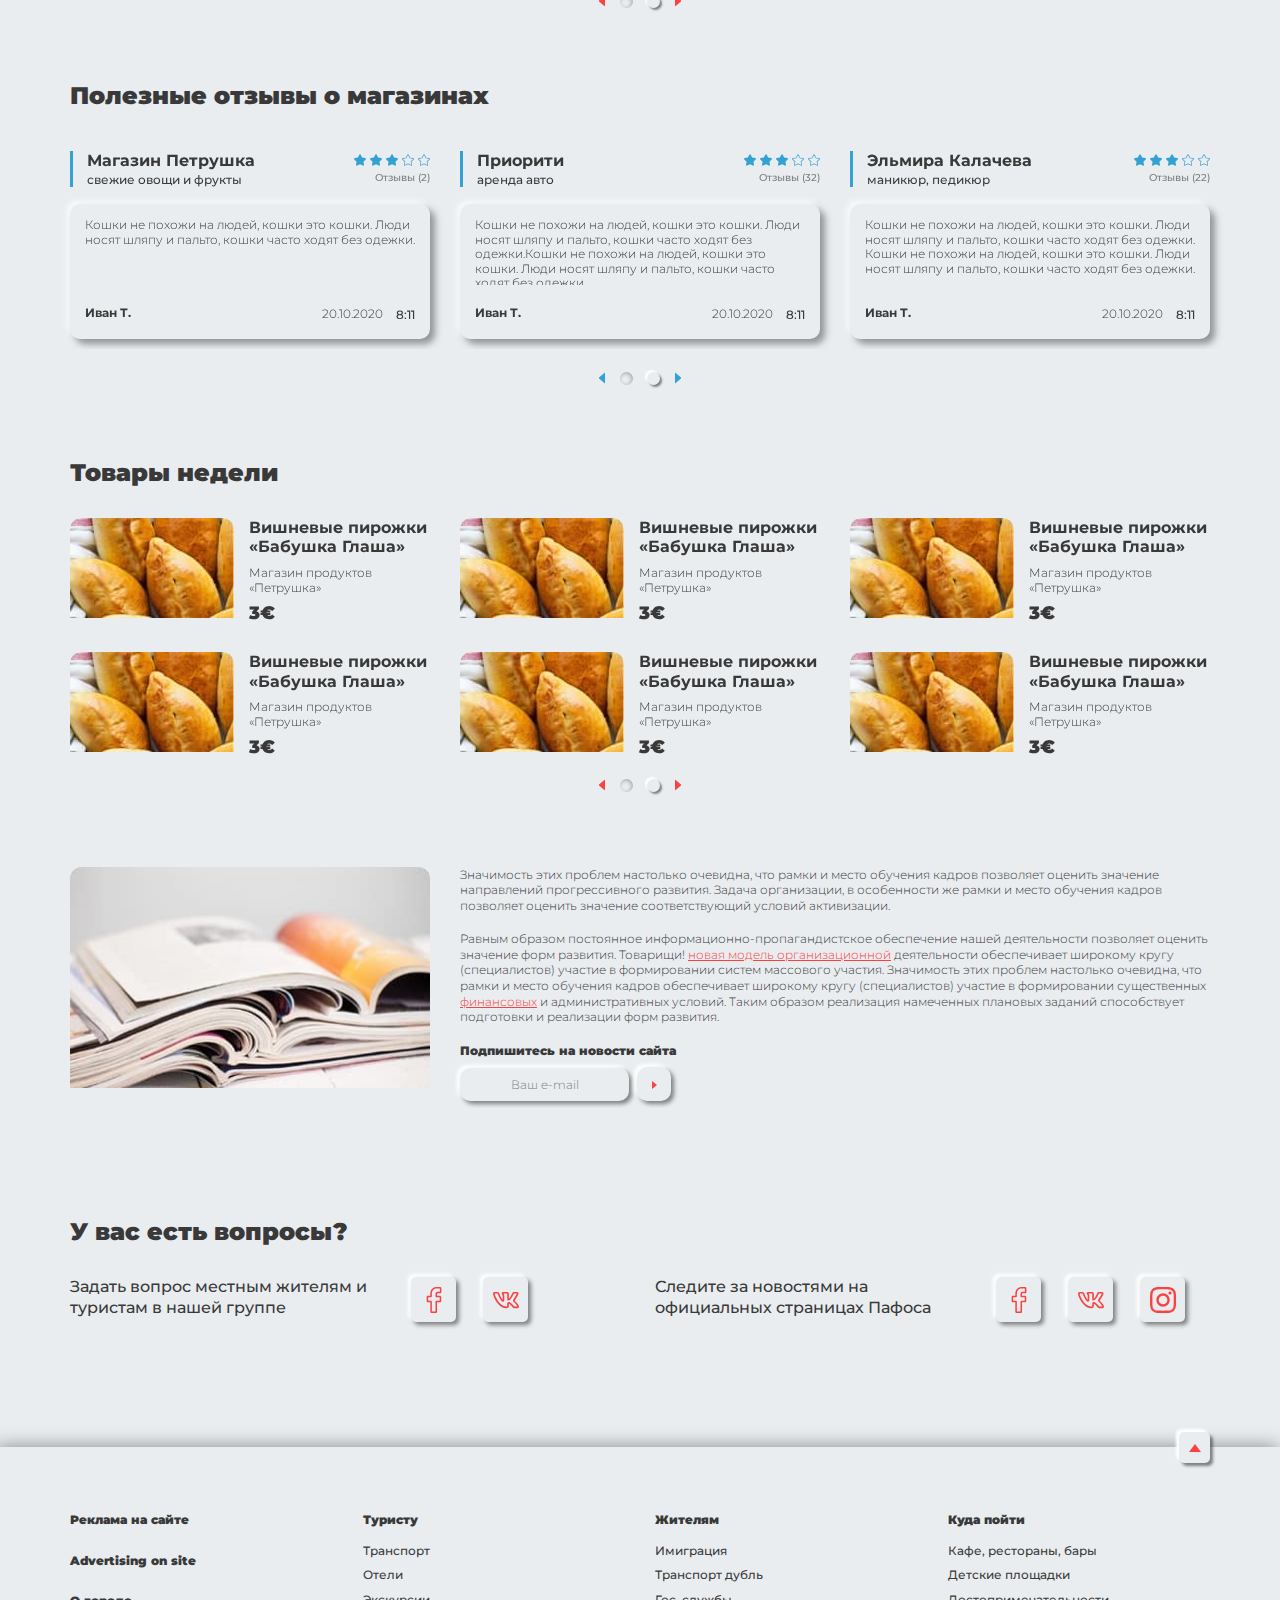
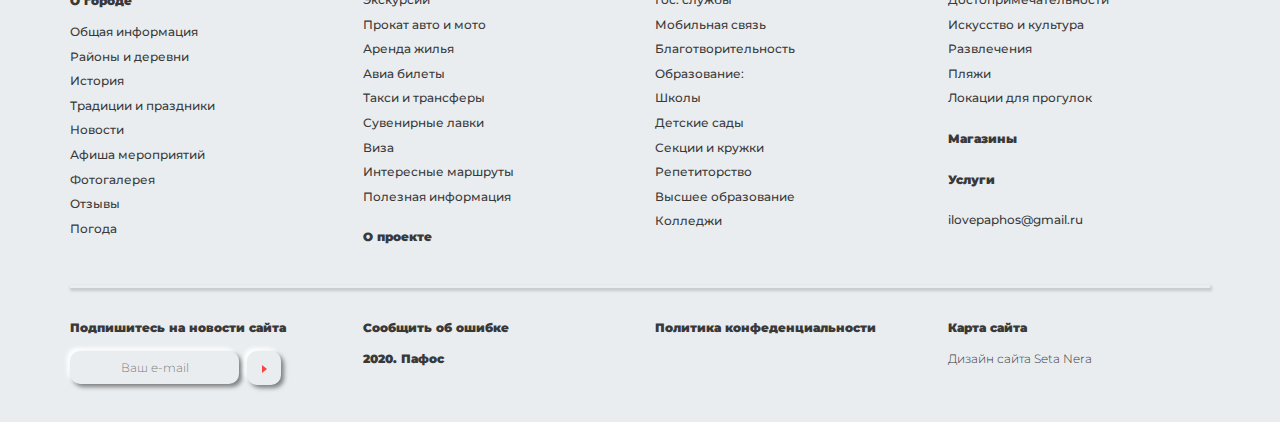
<file: catalog.html>
<!DOCTYPE html>
<html lang="ru">
<head>
	<meta http-equiv="Content-Type" content="text/html; charset=utf-8" />
	<meta name="format-detection" content="telephone=no">
	<meta name="viewport" content="width=device-width, initial-scale=1, user-scalable=no, maximum-scale=1">
	<link rel="icon" type="image/png" href="img/favicon.png" />
	<title> - Каталог</title>
	<link rel="stylesheet" type="text/css" href="css/style.css" />
	<link rel="stylesheet" type="text/css" href="css/slick.css" />
	<link rel="stylesheet" type="text/css" href="css/magnific-popup.css" />
	<link rel="stylesheet" type="text/css" href="css/datepicker.min.css" />
	
	<link href="https://fonts.googleapis.com/css2?family=Montserrat:ital,wght@0,300;0,400;0,500;0,600;0,700;0,800;0,900;1,300;1,400;1,500;1,600;1,700;1,800;1,900&display=swap" rel="stylesheet">
</head>
<body class="loaded">


<!-- BEGIN BODY -->
<div class="main-wrapper" id="up">

	<!-- BEGIN HEADER -->
	<header class="header">
		<div class="container ">
			<a href="#" class="mm-toggle burger header__burger">
				<div class="burger__icon"></div>
			</a>
			<a href="#" class="header__logo logo">
				<span class="logo__text">I<svg class="icon icon-heart"><use xlink:href="img/sprite.svg#heart"></use></svg>PAPHOS</span>
			</a>
			<div class="mobile-navbar ">
				<div class="mobile-navbar__container">
					<div class="mobile-navbar__header">
						<div class="mobile-navbar__close mm-toggle"></div>
					</div>
					<div class="mobile-navbar__main">
						<ul class="main-menu">
							<li class="main-menu__item mm-item">
								<a href="#" class="main-menu__link">О городе</a>
								<ul class="mm-menu">
									<li><a href="#">Транспорт</a></li>
									<li><a href="#">Отели</a></li>
									<li><a href="#">Интересные маршруты</a></li>
									<li><a href="#">Прокат авто и мото</a></li>
								</ul>
							</li>
							<li class="main-menu__item mm-item">
								<a href="#" class="main-menu__link">Туристу</a>
								<ul class="mm-menu">
									<li><a href="#">Транспорт</a></li>
									<li><a href="#">Отели</a></li>
									<li><a href="#">Интересные маршруты</a></li>
									<li><a href="#">Прокат авто и мото</a></li>
								</ul>
							</li>
							<li class="main-menu__item mm-item">
								<a href="#" class="main-menu__link">Жителю</a>
								<ul class="mm-menu">
									<li><a href="#">Транспорт</a></li>
									<li><a href="#">Отели</a></li>
									<li><a href="#">Интересные маршруты</a></li>
									<li><a href="#">Прокат авто и мото</a></li>
								</ul>
							</li>
							<li class="main-menu__item mm-item">
								<a href="#" class="main-menu__link">Куда пойти</a>
								<ul class="mm-menu">
									<li><a href="#">Транспорт</a></li>
									<li><a href="#">Отели</a></li>
									<li><a href="#">Интересные маршруты</a></li>
									<li><a href="#">Прокат авто и мото</a></li>
								</ul>
							</li>
							<li class="main-menu__item mm-item">
								<a href="#" class="main-menu__link">Магазины</a>
								<ul class="mm-menu">
									<li><a href="#">Транспорт</a></li>
									<li><a href="#">Отели</a></li>
									<li><a href="#">Интересные маршруты</a></li>
									<li><a href="#">Прокат авто и мото</a></li>
								</ul>
							</li>
							<li class="main-menu__item mm-item">
								<a href="#" class="main-menu__link">Услуги</a>
								<ul class="mm-menu">
									<li><a href="#">Транспорт</a></li>
									<li><a href="#">Отели</a></li>
									<li><a href="#">Интересные маршруты</a></li>
									<li><a href="#">Прокат авто и мото</a></li>
								</ul>
							</li>
							<li class="main-menu__item "><a href="#popup-subscribe" class="main-menu__link open-popup">Подписка</a></li>
						</ul>
					</div>
				
				</div>
				<div class="mobile-navbar__overlay mm-toggle"></div>
			</div>
	
			<div class="search-int">
				<button type="button" class="search-button open-search"><svg class="icon icon-loupe"><use xlink:href="img/sprite.svg#loupe"></use></svg></button>
				<div class="search-int__block">
					<input type="text" placeholder="Поиск" class="search-int__input">
				</div>
			</div>
	
			<div class="lang">
				<button class="lang__button">
					<img src="img/lang-rus.png" alt="">
					<span>рус</span>
				</button>
				<ul class="lang__list" >
					<li><a href="#"><img src="img/lang-rus.png" alt=""> <span>рус</span></a></li>
					<li><a href="#"><img src="img/lang-eng.png" alt=""> <span>eng</span></a></li>
					<li><a href="#"><img src="img/lang-3.png" alt=""> <span>gre</span></a></li>
				</ul>
			</div>
			
		</div>
		
		
	</header>
	
	
	<div class="fix-menu">
		<div class="container">
			<div class="fix-menu__button">
				<a href="#" class="btn-g open-nav"><svg class="icon icon--l icon--info icon-grid"><use xlink:href="img/sprite.svg#grid"></use></svg>Каталог</a>
				<a href="#" class="btn-g btn-g--icon open-filter"><svg class="icon icon--info icon-filter"><use xlink:href="img/sprite.svg#filter"></use></svg></a>
			</div>
	
			<div class="fix-nav">
				<ul class="ct-menu">
					<li class="ct-menu__item ct-item">
						<a href="#" class="ct-menu__link">Мастера по ремонту</a>
						<ul>
							<li><a href="#">Мыло</a></li>
							<li><a href="#">Средства для волос</a></li>
						</ul>
					</li>
					<li class="ct-menu__item ct-item">
						<a href="#" class="ct-menu__link">Мастера красоты</a>
						<ul >
							<li><a href="#">Косметолог</a></li>
							<li><a href="#">Татуаж</a></li>
							<li><a href="#">Тату</a></li>
							<li><a href="#">Эпиляция</a></li>
							<li><a href="#">Стилист</a></li>
							<li><a href="#">Массажист</a></li>
							<li><a href="#">Парикхмахер</a></li>
							<li class="is-active"><a href="#">Маникюр, педикюр</a></li>
							<li><a href="#">Визажист</a></li>
							<li><a href="#">Брови</a></li>
							<li><a href="#">Ресницы</a></li>
						</ul>
					</li>
					<li class="ct-menu__item ct-item">
						<a href="#" class="ct-menu__link ">Медицина</a>
						<ul>
							<li><a href="#">Мыло</a></li>
							<li><a href="#">Средства для волос</a></li>
						</ul>
					</li>
					<li class="ct-menu__item ct-item">
						<a href="#" class="ct-menu__link ">Секции</a>
						<ul>
							<li><a href="#">Мыло</a></li>
							<li><a href="#">Средства для волос</a></li>
						</ul>
					</li>
					<li class="ct-menu__item ct-item">
						<a href="#" class="ct-menu__link ">Репетиторы, тренеры</a>
						<ul>
							<li><a href="#">Мыло</a></li>
							<li><a href="#">Средства для волос</a></li>
						</ul>
					</li>
					<li class="ct-menu__item ct-item">
						<a href="#" class="ct-menu__link ">Домашние услуги</a>
						<ul>
							<li><a href="#">Мыло</a></li>
							<li><a href="#">Средства для волос</a></li>
						</ul>
					</li>
					<li class="ct-menu__item">
						<a href="#" class="ct-menu__link ">Домашние животные</a>
					</li>
					<li class="ct-menu__item">
						<a href="#" class="ct-menu__link ">Транспорт</a>
					</li>
					<li class="ct-menu__item">
						<a href="#" class="ct-menu__link ">Артисты</a>
					</li>
					<li class="ct-menu__item ct-item">
						<a href="#" class="ct-menu__link ">Разные услуги</a>
						<ul>
							<li><a href="#">Наружная реклама, полиграфия</a></li>
							<li><a href="#">Жидкость для эл.сигарет, испарители</a></li>
						</ul>
					</li>
					<li class="ct-menu__item">
						<a href="#" class="ct-menu__link ">Мастера по установке оборудования</a>
					</li>
				</ul>
			</div>
			<div class="fix-filter">
				<div class="ct-filter">
					<div class="map-link-wrap">
						<a href="#" class="map-link">Посмотреть всех на карте</a>
					</div>
					<ul class="ct-filter-menu">
						<li class="ct-filter-item">
							<a href="#">По рейтингу</a>
							<ul>
								<li class="ct-filter-option"><a href="#">Сначала высокий</a></li>
								<li class="ct-filter-option"><a href="#">Сначала низкий</a></li>
							</ul>
						</li>
	
						<li class="ct-filter-item">
							<a href="#">По дате добавления</a>
							<ul>
								<li class="ct-filter-option"><a href="#">Сначала дешевые</a></li>
								<li class="ct-filter-option"><a href="#">Сначала дорогие</a></li>
							</ul>
						</li>
						<li class="ct-filter-item">
							<a href="#">Выбрать язык специалиста</a>
							<ul>
								<li class="ct-filter-option"><a href="#">Сначала высокий</a></li>
								<li class="ct-filter-option"><a href="#">Сначала низкий</a></li>
							</ul>
						</li>
						<li class="ct-filter-item">
							<a href="#">Выбрать район</a>
							<ul>
								<li class="ct-filter-option"><a href="#">Сначала высокий</a></li>
								<li class="ct-filter-option"><a href="#">Сначала низкий</a></li>
							</ul>
						</li>
	
						<li>
							<label class="checkbox">
								<input type="checkbox">
								<span class="checkbox__text">Показывать только с отзывами</span>
								<span class="checkbox__figure"></span>
							</label>
							
						</li>
					</ul>
				</div>
			</div>
			
		</div>
	</div>
	<!-- HEADER EOF   -->

	<!-- BEGIN MAIN -->
	<main class="main">
		<div class="container">
			<div class="breadcrumbs hidden-sm">
				<a href="#" class="breadcrumbs__back">Вернуться назад</a>
				<ul class="breadcrumbs__list">
					<li><a href="#">Главная</a></li>
					<li><a href="#">О городе</a></li>
					<li><span>Каталог компаний Пафоса</span></li>
				</ul>
			</div>
			<div class="main-content">
				<h1 class="title">Каталог магазинов Пафоса</h1>
			
				<!-- BEGIN SEARCH BLOCK -->
				<div class="search-block ">
					<div class="search-block__form">
						<form action="#" >
							<input type="text" placeholder="Найти специалиста или магазин" class="search-block__input">
							<span class="search-block__icon"><svg class="icon icon-loupe"><use xlink:href="img/sprite.svg#loupe"></use></svg></span>
							<div class="text-field">
								<span class="text-field__title">Сейчас ищут:</span>
								<a href="#" class="text-field__link">аренда авто</a>
								<a href="#" class="text-field__link">маникюр</a>
								<a href="#" class="text-field__link">сантехник</a>
							</div>
						</form>
					</div>
					<div class="search-block__info">
						<ul class="list">
							<li><a href="#"><strong>Добавить компанию или специалиста</strong></a></li>
						</ul>
					</div>
					
				</div>
				<!-- SEARCH BLOCK EOF   -->
				
				<!-- BEGIN NEWS SLIDER -->
				<section class="section">
					<div class="section__head"><h2 class="section__title">Самые популярные магазины</h2></div>

					<div class="news-slider-3">
						<div class="news-slider-3__item">
							<article class="news-inner">
								<div class="news-inner__img">
									<a href="#"><img src="img/news-img-1.jpg" alt=""></a>
								</div>
								<h6 class="news-inner__title"><a href="#">Продуктовый магазин «Кипр», доставка на дом</a></h6>
							</article>
						</div>
						<div class="news-slider-3__item">
							<article class="news-inner">
								<div class="news-inner__img">
									<a href="#"><img src="img/news-img-1.jpg" alt=""></a>
								</div>
								<h6 class="news-inner__title"><a href="#">Продуктовый магазин «Кипр», доставка на дом</a></h6>
							</article>
						</div>
						<div class="news-slider-3__item">
							<article class="news-inner">
								<div class="news-inner__img">
									<a href="#"><img src="img/news-img-1.jpg" alt=""></a>
								</div>
								<h6 class="news-inner__title"><a href="#">Продуктовый магазин «Кипр», доставка на дом</a></h6>
							</article>
						</div>
						<div class="news-slider-3__item">
							<article class="news-inner">
								<div class="news-inner__img">
									<a href="#"><img src="img/news-img-1.jpg" alt=""></a>
								</div>
								<h6 class="news-inner__title"><a href="#">Продуктовый магазин «Кипр», доставка на дом</a></h6>
							</article>
						</div>
						<div class="news-slider-3__item">
							<article class="news-inner">
								<div class="news-inner__img">
									<a href="#"><img src="img/news-img-1.jpg" alt=""></a>
								</div>
								<h6 class="news-inner__title"><a href="#">Продуктовый магазин «Кипр», доставка на дом</a></h6>
							</article>
						</div>
						<div class="news-slider-3__item">
							<article class="news-inner">
								<div class="news-inner__img">
									<a href="#"><img src="img/news-img-1.jpg" alt=""></a>
								</div>
								<h6 class="news-inner__title"><a href="#">Продуктовый магазин «Кипр», доставка на дом</a></h6>
							</article>
						</div>
						<div class="news-slider-3__item">
							<article class="news-inner">
								<div class="news-inner__img">
									<a href="#"><img src="img/news-img-1.jpg" alt=""></a>
								</div>
								<h6 class="news-inner__title"><a href="#">Продуктовый магазин «Кипр», доставка на дом</a></h6>
							</article>
						</div>
						<div class="news-slider-3__item">
							<article class="news-inner">
								<div class="news-inner__img">
									<a href="#"><img src="img/news-img-1.jpg" alt=""></a>
								</div>
								<h6 class="news-inner__title"><a href="#">Продуктовый магазин «Кипр», доставка на дом</a></h6>
							</article>
						</div>
					</div>
					<div class="slick-nav">
						<div class="slick-nav__wrap news-slider-3-nav "></div>
					</div>
				</section>
				<!-- NEWS SLIDER EOF   -->

				<!-- BEGIN CATEGORY LIST -->
				<div class="section">
					<div class="i-wrapper">
						<div class="row category-list">
							<div class="col-xl-3 col-md-4 col-sm-6 category-list__item">
								<a href="#" class="category-inner">
									<div class="category-inner__icon"><svg class="icon icon-car-door"><use xlink:href="img/sprite.svg#car-door"></use></svg></div>
									<div class="category-inner__title">Автозапчасти</div>
								</a>
							</div>
							<div class="col-xl-3 col-md-4 col-sm-6 category-list__item">
								<a href="#" class="category-inner">
									<div class="category-inner__icon"><svg class="icon icon-car-washing"><use xlink:href="img/sprite.svg#car-washing"></use></svg></div>
									<div class="category-inner__title">Автомойка</div>
								</a>
							</div>
							<div class="col-xl-3 col-md-4 col-sm-6 category-list__item">
								<a href="#" class="category-inner">
									<div class="category-inner__icon"><svg class="icon icon-cardiac-graphic"><use xlink:href="img/sprite.svg#cardiac-graphic"></use></svg></div>
									<div class="category-inner__title">Аптеки</div>
								</a>
							</div>
							<div class="col-xl-3 col-md-4 col-sm-6 category-list__item">
								<a href="#" class="category-inner">
									<div class="category-inner__icon"><svg class="icon icon-swimming-pool"><use xlink:href="img/sprite.svg#swimming-pool"></use></svg></div>
									<div class="category-inner__title">Для бассейнов</div>
								</a>
							</div>
							<div class="col-xl-3 col-md-4 col-sm-6 category-list__item i-hidden-xs">
								<a href="#" class="category-inner">
									<div class="category-inner__icon"><svg class="icon icon-party"><use xlink:href="img/sprite.svg#party"></use></svg></div>
									<div class="category-inner__title">Для праздников</div>
								</a>
							</div>
							<div class="col-xl-3 col-md-4 col-sm-6 category-list__item i-hidden-xs">
								<a href="#" class="category-inner">
									<div class="category-inner__icon"><svg class="icon icon-rubber-duck"><use xlink:href="img/sprite.svg#rubber-duck"></use></svg></div>
									<div class="category-inner__title">Для детей</div>
								</a>
							</div>
							<div class="col-xl-3 col-md-4 col-sm-6 category-list__item i-hidden-xs">
								<a href="#" class="category-inner">
									<div class="category-inner__icon"><svg class="icon icon-pawprint"><use xlink:href="img/sprite.svg#pawprint"></use></svg></div>
									<div class="category-inner__title">Зоомагазины</div>
								</a>
							</div>
							<div class="col-xl-3 col-md-4 col-sm-6 category-list__item i-hidden-xs">
								<a href="#" class="category-inner">
									<div class="category-inner__icon"><svg class="icon icon-clicking"><use xlink:href="img/sprite.svg#clicking"></use></svg></div>
									<div class="category-inner__title">Интернет-магазины</div>
								</a>
							</div>
							<div class="col-xl-3 col-md-4 col-sm-6 category-list__item i-hidden-xs">
								<a href="#" class="category-inner">
									<div class="category-inner__icon"><svg class="icon icon-education"><use xlink:href="img/sprite.svg#education"></use></svg></div>
									<div class="category-inner__title">Книги</div>
								</a>
							</div>
							<div class="col-xl-3 col-md-4 col-sm-6 category-list__item i-hidden-xs">
								<a href="#" class="category-inner">
									<div class="category-inner__icon"><svg class="icon icon-armchair"><use xlink:href="img/sprite.svg#armchair"></use></svg></div>
									<div class="category-inner__title">Мебель</div>
								</a>
							</div>
							<div class="col-xl-3 col-md-4 col-sm-6 category-list__item i-hidden-xs">
								<a href="#" class="category-inner">
									<div class="category-inner__icon"><svg class="icon icon-sneakers"><use xlink:href="img/sprite.svg#sneakers"></use></svg></div>
									<div class="category-inner__title">Обувь</div>
								</a>
							</div>
							<div class="col-xl-3 col-md-4 col-sm-6 category-list__item i-hidden-xs">
								<a href="#" class="category-inner">
									<div class="category-inner__icon"><svg class="icon icon-bride-dress"><use xlink:href="img/sprite.svg#bride-dress"></use></svg></div>
									<div class="category-inner__title">Одежда</div>
								</a>
							</div>
							<div class="col-xl-3 col-md-4 col-sm-6 category-list__item i-hidden-xs">
								<a href="#" class="category-inner">
									<div class="category-inner__icon"><svg class="icon icon-grocery"><use xlink:href="img/sprite.svg#grocery"></use></svg></div>
									<div class="category-inner__title">Продукты</div>
								</a>
							</div>
							<div class="col-xl-3 col-md-4 col-sm-6 category-list__item i-hidden-xs">
								<a href="#" class="category-inner">
									<div class="category-inner__icon"><svg class="icon icon-fish"><use xlink:href="img/sprite.svg#fish"></use></svg></div>
									<div class="category-inner__title">Рыболовные</div>
								</a>
							</div>
							<div class="col-xl-3 col-md-4 col-sm-6 category-list__item i-hidden-xs">
								<a href="#" class="category-inner">
									<div class="category-inner__icon"><svg class="icon icon-plant"><use xlink:href="img/sprite.svg#plant"></use></svg></div>
									<div class="category-inner__title">Сад и огород</div>
								</a>
							</div>
							<div class="col-xl-3 col-md-4 col-sm-6 category-list__item i-hidden-xs">
								<a href="#" class="category-inner">
									<div class="category-inner__icon"><svg class="icon icon-sink"><use xlink:href="img/sprite.svg#sink"></use></svg></div>
									<div class="category-inner__title">Сантехника</div>
								</a>
							</div>
							<div class="col-xl-3 col-md-4 col-sm-6 category-list__item i-hidden-xs">
								<a href="#" class="category-inner">
									<div class="category-inner__icon"><svg class="icon icon-water-bottle"><use xlink:href="img/sprite.svg#water-bottle"></use></svg></div>
									<div class="category-inner__title">Спорт. питание</div>
								</a>
							</div>
							<div class="col-xl-3 col-md-4 col-sm-6 category-list__item i-hidden-xs">
								<a href="#" class="category-inner">
									<div class="category-inner__icon"><svg class="icon icon-soccer"><use xlink:href="img/sprite.svg#soccer"></use></svg></div>
									<div class="category-inner__title">Спорт. товары</div>
								</a>
							</div>
							<div class="col-xl-3 col-md-4 col-sm-6 category-list__item i-hidden-xs">
								<a href="#" class="category-inner">
									<div class="category-inner__icon"><svg class="icon icon-paint-roller"><use xlink:href="img/sprite.svg#paint-roller"></use></svg></div>
									<div class="category-inner__title">Стройматериалы</div>
								</a>
							</div>
							<div class="col-xl-3 col-md-4 col-sm-6 category-list__item i-hidden-xs">
								<a href="#" class="category-inner">
									<div class="category-inner__icon"><svg class="icon icon-bucket"><use xlink:href="img/sprite.svg#bucket"></use></svg></div>
									<div class="category-inner__title">Хоз.товары</div>
								</a>
							</div>
							<div class="col-xl-3 col-md-4 col-sm-6 category-list__item i-hidden-xs">
								<a href="#" class="category-inner">
									<div class="category-inner__icon"><svg class="icon icon-flower-bouquet"><use xlink:href="img/sprite.svg#flower-bouquet"></use></svg></div>
									<div class="category-inner__title">Цветы</div>
								</a>
							</div>
							<div class="col-xl-3 col-md-4 col-sm-6 category-list__item i-hidden-xs">
								<a href="#" class="category-inner">
									<div class="category-inner__icon"><svg class="icon icon-television"><use xlink:href="img/sprite.svg#television"></use></svg></div>
									<div class="category-inner__title">Элетроника</div>
								</a>
							</div>
							<div class="col-xl-3 col-md-4 col-sm-6 category-list__item i-hidden-xs">
								<a href="#" class="category-inner">
									<div class="category-inner__icon"><svg class="icon icon-diamond"><use xlink:href="img/sprite.svg#diamond"></use></svg></div>
									<div class="category-inner__title">Ювелирные </div>
								</a>
							</div>
							<div class="col-xl-3 col-md-4 col-sm-6 category-list__item i-hidden-xs">
								<a href="#" class="category-inner">
									<div class="category-inner__icon"><svg class="icon icon-order"><use xlink:href="img/sprite.svg#order"></use></svg></div>
									<div class="category-inner__title">Mall</div>
								</a>
							</div>
						</div>
						<div class="sec-link visible-xs">
							<a href="#" class="under-link" ><span class="i-btn" data-title="Показать еще">Показать еще</span></a>
						</div>
					</div>
				</div>
				<!-- CATEGORY LIST EOF   -->

				<!-- BEGIN NEWS SLIDER -->
				<section class="section">
					<div class="section__head"><h2 class="section__tltle">Новости, скидки и акции</h2></div>

					<div class="news-slider-2">
						<div class="news-slider-2__item">
							<article class="news-inner">
								<div class="news-inner__img">
									<a href="#"><img src="img/news-img-1.jpg" alt=""></a>
									<div class="sticker sticker--action">Акция</div>
								</div>
								<h6 class="news-inner__title"><a href="#">Магазин игрушек «Toys» открыл новое напраление</a></h6>
								<p>Это строки для рекламы. Нативная реклама - лучшая реклама</p>
							</article>
						</div>
						<div class="news-slider-2__item">
							<article class="news-inner">
								<div class="news-inner__img">
									<a href="#"><img src="img/news-img2.jpg" alt=""></a>
									<div class="sticker sticker--sale">-20%</div>
								</div>
								<h6 class="news-inner__title"><a href="#">Скидка 20% в спорт мастере</a></h6>
								<p>Что стоит учитывать при планировании отпуска с детьми. Все подводные камни и не только в статье</p>
							</article>
						</div>
						<div class="news-slider-2__item">
							<article class="news-inner">
								<div class="news-inner__img">
									<a href="#"><img src="img/news-img3.jpg" alt=""></a>
									<div class="sticker sticker--sale">-20%</div>
								</div>
								<h6 class="news-inner__title"><a href="#">Скидка 20% в спорт мастере</a></h6>
								<p>Что стоит учитывать при планировании отпуска с детьми. Все подводные камни и не только в статье</p>
							</article>
						</div>
						<div class="news-slider-2__item">
							<article class="news-inner">
								<div class="news-inner__img">
									<a href="#"><img src="img/news-img4.jpg" alt=""></a>
									
								</div>
								<h6 class="news-inner__title"><a href="#">Новость на все чайники в сувенирном магазине </a></h6>
								<p>Что можно привезти с острова. Магниты, кружки и прочие сувениры</p>
							</article>
						</div>
						<div class="news-slider-2__item">
							<article class="news-inner">
								<div class="news-inner__img">
									<a href="#"><img src="img/news-img-1.jpg" alt=""></a>
									<div class="sticker sticker--action">Акция</div>
								</div>
								<h6 class="news-inner__title"><a href="#">Магазин игрушек «Toys» открыл новое напраление</a></h6>
								<p>Это строки для рекламы. Нативная реклама - лучшая реклама</p>
							</article>
						</div>
						<div class="news-slider-2__item">
							<article class="news-inner">
								<div class="news-inner__img">
									<a href="#"><img src="img/news-img-1.jpg" alt=""></a>
									<div class="sticker sticker--sale">-20%</div>
								</div>
								<h6 class="news-inner__title"><a href="#">Магазин игрушек «Toys» открыл новое напраление</a></h6>
								<p>Это строки для рекламы. Нативная реклама - лучшая реклама</p>
							</article>
						</div>
						<div class="news-slider-2__item">
							<article class="news-inner">
								<div class="news-inner__img">
									<a href="#"><img src="img/news-img-1.jpg" alt=""></a>
									<div class="sticker sticker--sale">-20%</div>
								</div>
								<h6 class="news-inner__title"><a href="#">Магазин игрушек «Toys» открыл новое напраление</a></h6>
								<p>Это строки для рекламы. Нативная реклама - лучшая реклама</p>
							</article>
						</div>
						<div class="news-slider-2__item">
							<article class="news-inner">
								<div class="news-inner__img">
									<a href="#"><img src="img/news-img-1.jpg" alt=""></a>
									
								</div>
								<h6 class="news-inner__title"><a href="#">Магазин игрушек «Toys» открыл новое напраление</a></h6>
								<p>Это строки для рекламы. Нативная реклама - лучшая реклама</p>
							</article>
						</div>
					</div>
					<div class="slick-nav">
						<div class="slick-nav__wrap news-slider-2-nav "></div>
					</div>
				</section>
				<!-- NEWS SLIDER EOF   -->

				<!-- BEGIN REVIEWS SLIDER -->
				<section class="section">
					<div class="section__head">
						<h2 class="section__title">Полезные отзывы о магазинах</h2>
						
					</div>
					
					<div class="message" style="display: none;">
						У этого магазина пока нет отзывов
					</div>
					<div class="reviews-slider">
						<div class="reviews-slider__item">
							<div class="reviews-inner">
								<div class="reviews-inner__top">
									<div class="reviews-inner__top-left">
										<div class="reviews-inner__title"><a href="#">Магазин Петрушка</a></div>
										<div class="reviews-inner__cat">свежие овощи и фрукты</div>
									</div>
									<div class="reviews-inner__top-right">
										<div class="rating">
											<div class="rating__stars">
												<svg class="icon icon-signs-full"><use xlink:href="img/sprite.svg#signs-full"></use></svg>
												<svg class="icon icon-signs-full"><use xlink:href="img/sprite.svg#signs-full"></use></svg>
												<svg class="icon icon-signs-full"><use xlink:href="img/sprite.svg#signs-full"></use></svg>
												<svg class="icon icon-signs"><use xlink:href="img/sprite.svg#signs"></use></svg>
												<svg class="icon icon-signs"><use xlink:href="img/sprite.svg#signs"></use></svg>
											</div>
											<div class="rating__value">Отзывы (2)</div>
										</div>
									</div>
								</div>
								<div class="reviews-inner__body">
									<div class="reviews-inner__text">Кошки не похожи на людей, кошки это кошки. Люди носят шляпу и пальто, кошки часто ходят без одежки.</div>
									<div class="reviews-inner__foot">
										<div class="reviews-inner__name">Иван Т.</div>
										<div class="reviews-inner__date">20.10.2020 <span class="time">8:11</span></div>
									</div>
								</div>
							</div>
						</div>
						<div class="reviews-slider__item">
							<div class="reviews-inner">
								<div class="reviews-inner__top">
									<div class="reviews-inner__top-left">
										<div class="reviews-inner__title"><a href="#">Приорити</a></div>
										<div class="reviews-inner__cat">аренда авто</div>
									</div>
									<div class="reviews-inner__top-right">
										<div class="rating">
											<div class="rating__stars">
												<svg class="icon icon-signs-full"><use xlink:href="img/sprite.svg#signs-full"></use></svg>
												<svg class="icon icon-signs-full"><use xlink:href="img/sprite.svg#signs-full"></use></svg>
												<svg class="icon icon-signs-full"><use xlink:href="img/sprite.svg#signs-full"></use></svg>
												<svg class="icon icon-signs"><use xlink:href="img/sprite.svg#signs"></use></svg>
												<svg class="icon icon-signs"><use xlink:href="img/sprite.svg#signs"></use></svg>
											</div>
											<div class="rating__value">Отзывы (32)</div>
										</div>
									</div>
								</div>
								<div class="reviews-inner__body">
									<div class="reviews-inner__text">Кошки не похожи на людей, кошки это кошки. Люди носят шляпу и пальто, кошки часто ходят без одежки.Кошки не похожи на людей, кошки это кошки. Люди носят шляпу и пальто, кошки часто ходят без одежки. </div>
									<div class="reviews-inner__foot">
										<div class="reviews-inner__name">Иван Т.</div>
										<div class="reviews-inner__date">20.10.2020 <span class="time">8:11</span></div>
									</div>
								</div>
							</div>
						</div>
						<div class="reviews-slider__item">
							<div class="reviews-inner">
								<div class="reviews-inner__top">
									<div class="reviews-inner__top-left">
										<div class="reviews-inner__title"><a href="#">Эльмира Калачева</a></div>
										<div class="reviews-inner__cat">маникюр, педикюр</div>
									</div>
									<div class="reviews-inner__top-right">
										<div class="rating">
											<div class="rating__stars">
												<svg class="icon icon-signs-full"><use xlink:href="img/sprite.svg#signs-full"></use></svg>
												<svg class="icon icon-signs-full"><use xlink:href="img/sprite.svg#signs-full"></use></svg>
												<svg class="icon icon-signs-full"><use xlink:href="img/sprite.svg#signs-full"></use></svg>
												<svg class="icon icon-signs"><use xlink:href="img/sprite.svg#signs"></use></svg>
												<svg class="icon icon-signs"><use xlink:href="img/sprite.svg#signs"></use></svg>
											</div>
											<div class="rating__value">Отзывы (22)</div>
										</div>
									</div>
								</div>
								<div class="reviews-inner__body">
									<div class="reviews-inner__text">Кошки не похожи на людей, кошки это кошки. Люди носят шляпу и пальто, кошки часто ходят без одежки. Кошки не похожи на людей, кошки это кошки. Люди носят шляпу и пальто, кошки часто ходят без одежки.</div>
									<div class="reviews-inner__foot">
										<div class="reviews-inner__name">Иван Т.</div>
										<div class="reviews-inner__date">20.10.2020 <span class="time">8:11</span></div>
									</div>
								</div>
							</div>
						</div>
						<div class="reviews-slider__item">
							<div class="reviews-inner">
								<div class="reviews-inner__top">
									<div class="reviews-inner__top-left">
										<div class="reviews-inner__title"><a href="#">Магазин Петрушка</a></div>
										<div class="reviews-inner__cat">свежие овощи и фрукты</div>
									</div>
									<div class="reviews-inner__top-right">
										<div class="rating">
											<div class="rating__stars">
												<svg class="icon icon-signs-full"><use xlink:href="img/sprite.svg#signs-full"></use></svg>
												<svg class="icon icon-signs-full"><use xlink:href="img/sprite.svg#signs-full"></use></svg>
												<svg class="icon icon-signs-full"><use xlink:href="img/sprite.svg#signs-full"></use></svg>
												<svg class="icon icon-signs"><use xlink:href="img/sprite.svg#signs"></use></svg>
												<svg class="icon icon-signs"><use xlink:href="img/sprite.svg#signs"></use></svg>
											</div>
											<div class="rating__value">Отзывы (2)</div>
										</div>
									</div>
								</div>
								<div class="reviews-inner__body">
									<div class="reviews-inner__text">Кошки не похожи на людей, кошки это кошки. Люди носят шляпу и пальто, кошки часто ходят без одежки.</div>
									<div class="reviews-inner__foot">
										<div class="reviews-inner__name">Иван Т.</div>
										<div class="reviews-inner__date">20.10.2020 <span class="time">8:11</span></div>
									</div>
								</div>
							</div>
						</div>
						
						<div class="reviews-slider__item">
							<div class="reviews-inner">
								<div class="reviews-inner__top">
									<div class="reviews-inner__top-left">
										<div class="reviews-inner__title"><a href="#">Магазин Петрушка</a></div>
										<div class="reviews-inner__cat">свежие овощи и фрукты</div>
									</div>
									<div class="reviews-inner__top-right">
										<div class="rating">
											<div class="rating__stars">
												<svg class="icon icon-signs-full"><use xlink:href="img/sprite.svg#signs-full"></use></svg>
												<svg class="icon icon-signs-full"><use xlink:href="img/sprite.svg#signs-full"></use></svg>
												<svg class="icon icon-signs-full"><use xlink:href="img/sprite.svg#signs-full"></use></svg>
												<svg class="icon icon-signs"><use xlink:href="img/sprite.svg#signs"></use></svg>
												<svg class="icon icon-signs"><use xlink:href="img/sprite.svg#signs"></use></svg>
											</div>
											<div class="rating__value">Отзывы (2)</div>
										</div>
									</div>
								</div>
								<div class="reviews-inner__body">
									<div class="reviews-inner__text">Кошки не похожи на людей, кошки это кошки. Люди носят шляпу и пальто, кошки часто ходят без одежки.</div>
									<div class="reviews-inner__date">20.10.2020 <span class="time">8:11</span></div>
								</div>
							</div>
						</div>
						
					</div>
					<div class="slick-nav slick-nav--blue">
						<div class="slick-nav__wrap reviews-slider-nav "></div>
					</div>
				</section>
				<!-- REVIEWS SLIDER EOF   -->

				<!-- BEGIN CARD WEEK -->
				<section class="section">
					<div class="section__head"><h2 class="section__tltle">Товары недели</h2></div>

					<div class="cards-week">
						<div class="cards-week__item">
							<article class="card-horizontal">
								<div class="card-horizontal__img">
									<a href="#"><img src="img/card-hor.jpg" alt=""></a>
								</div>
								<div class="card-horizontal__content">
									<h6 class="card-horizontal__title"><a href="#">Вишневые пирожки «Бабушка Глаша»</a></h6>
									<p><a href="#">Магазин продуктов «Петрушка»</a></p>
									<div class="card-horizontal__price">
										<span class="price-value">3€</span>
									</div>
								</div>
							</article>
						</div>
						<div class="cards-week__item">
							<article class="card-horizontal">
								<div class="card-horizontal__img">
									<a href="#"><img src="img/card-hor.jpg" alt=""></a>
								</div>
								<div class="card-horizontal__content">
									<h6 class="card-horizontal__title"><a href="#">Вишневые пирожки «Бабушка Глаша»</a></h6>
									<p><a href="#">Магазин продуктов «Петрушка»</a></p>
									<div class="card-horizontal__price">
										<span class="price-value">3€</span>
									</div>
								</div>
							</article>
						</div>
						<div class="cards-week__item">
							<article class="card-horizontal">
								<div class="card-horizontal__img">
									<a href="#"><img src="img/card-hor.jpg" alt=""></a>
								</div>
								<div class="card-horizontal__content">
									<h6 class="card-horizontal__title"><a href="#">Вишневые пирожки «Бабушка Глаша»</a></h6>
									<p><a href="#">Магазин продуктов «Петрушка»</a></p>
									<div class="card-horizontal__price">
										<span class="price-value">3€</span>
									</div>
								</div>
							</article>
						</div>
						<div class="cards-week__item">
							<article class="card-horizontal">
								<div class="card-horizontal__img">
									<a href="#"><img src="img/card-hor.jpg" alt=""></a>
								</div>
								<div class="card-horizontal__content">
									<h6 class="card-horizontal__title"><a href="#">Вишневые пирожки «Бабушка Глаша»</a></h6>
									<p><a href="#">Магазин продуктов «Петрушка»</a></p>
									<div class="card-horizontal__price">
										<span class="price-value">3€</span>
									</div>
								</div>
							</article>
						</div>
						<div class="cards-week__item">
							<article class="card-horizontal">
								<div class="card-horizontal__img">
									<a href="#"><img src="img/card-hor.jpg" alt=""></a>
								</div>
								<div class="card-horizontal__content">
									<h6 class="card-horizontal__title"><a href="#">Вишневые пирожки «Бабушка Глаша»</a></h6>
									<p><a href="#">Магазин продуктов «Петрушка»</a></p>
									<div class="card-horizontal__price">
										<span class="price-value">3€</span>
									</div>
								</div>
							</article>
						</div>
						<div class="cards-week__item">
							<article class="card-horizontal">
								<div class="card-horizontal__img">
									<a href="#"><img src="img/card-hor.jpg" alt=""></a>
								</div>
								<div class="card-horizontal__content">
									<h6 class="card-horizontal__title"><a href="#">Вишневые пирожки «Бабушка Глаша»</a></h6>
									<p><a href="#">Магазин продуктов «Петрушка»</a></p>
									<div class="card-horizontal__price">
										<span class="price-value">3€</span>
									</div>
								</div>
							</article>
						</div>
						<div class="cards-week__item">
							<article class="card-horizontal">
								<div class="card-horizontal__img">
									<a href="#"><img src="img/card-hor.jpg" alt=""></a>
								</div>
								<div class="card-horizontal__content">
									<h6 class="card-horizontal__title"><a href="#">Вишневые пирожки «Бабушка Глаша»</a></h6>
									<p><a href="#">Магазин продуктов «Петрушка»</a></p>
									<div class="card-horizontal__price">
										<span class="price-value">3€</span>
									</div>
								</div>
							</article>
						</div>
						<div class="cards-week__item">
							<article class="card-horizontal">
								<div class="card-horizontal__img">
									<a href="#"><img src="img/card-hor.jpg" alt=""></a>
								</div>
								<div class="card-horizontal__content">
									<h6 class="card-horizontal__title"><a href="#">Вишневые пирожки «Бабушка Глаша»</a></h6>
									<p><a href="#">Магазин продуктов «Петрушка»</a></p>
									<div class="card-horizontal__price">
										<span class="price-value">3€</span>
									</div>
								</div>
							</article>
						</div>
					</div>
					<div class="slick-nav">
						<div class="slick-nav__wrap cards-week-nav "></div>
					</div>
				</section>
				<!-- NEWS SLIDER EOF   -->

				<!-- BEGIN CARD WEEK -->
				<div class="section">
					<div class="article">
						<div class="row">
							<div class="col-lg-4">
								<div class="img">
									<img src="img/cr1.jpg" alt="">
								</div>
							</div>
							<div class="col-lg-8">
								<div  class="size-sm font-300">
									<p>Значимость этих проблем настолько очевидна, что рамки и место обучения кадров позволяет оценить значение направлений прогрессивного развития. Задача организации, в особенности же рамки и место обучения кадров позволяет оценить значение соответствующий условий активизации.</p>

									<p>Равным образом постоянное информационно-пропагандистское обеспечение нашей деятельности позволяет оценить значение форм развития. Товарищи! <a href="#">новая модель организационной</a> деятельности обеспечивает широкому кругу (специалистов) участие в формировании систем массового участия. Значимость этих проблем настолько очевидна, что рамки и место обучения кадров обеспечивает широкому кругу (специалистов) участие в формировании существенных <a href="#">финансовых</a> и административных условий. Таким образом реализация намеченных плановых заданий способствует подготовки и реализации форм развития.</p>
								</div>
								<div class="hh-title">Подпишитесь на новости сайта</div>
								<div class="subscribe">
									<form action="#" class="subscribe-form">
										<input type="text" placeholder="Ваш e-mail" class="subscribe-form__input">
										<button class="subscribe-form__button"></button>
									</form>
								</div>
							</div>
						</div>
					</div>
				</div>
				<!-- NEWS SLIDER EOF   -->

				<!-- BEGIN there are questions -->
				<section class="section">
					<div class="section__head"><h2 class="section__title">У вас есть вопросы?</h2></div>
					<div class="row">
						<div class="col-md-6">
							<div class="row align-items-center">
								<div class="col-xl-7">
									<p class="font-500 size-lg">Задать вопрос местным жителям и туристам в нашей группе</p>
								</div>
								<div class="col-xl-5">
									<div class="social social--xl">
										<a href="#" class="social__btn"><svg class="icon icon-facebook"><use xlink:href="img/sprite.svg#facebook"></use></svg></a>
										<a href="#" class="social__btn"><svg class="icon icon-vk"><use xlink:href="img/sprite.svg#vk"></use></svg></a>
									</div>
								</div>
							</div>
						</div>
						<div class="col-md-6">
							<div class="row align-items-center">
								<div class="col-xl-7">
									<p class="font-500 size-lg">Следите за новостями на официальных страницах Пафоса</p>
								</div>
								<div class="col-xl-5">
									<div class="social social--xl">
										<a href="#" class="social__btn"><svg class="icon icon-facebook"><use xlink:href="img/sprite.svg#facebook"></use></svg></a>
										<a href="#" class="social__btn"><svg class="icon icon-vk"><use xlink:href="img/sprite.svg#vk"></use></svg></a>
										<a href="#" class="social__btn"><svg class="icon icon-instagram"><use xlink:href="img/sprite.svg#instagram"></use></svg></a>
									</div>
								</div>
							</div>
						</div>
					</div>
				</section>
				<!-- there are questions EOF   -->
			</div>
		</div>
		
	</main>
	<!-- MAIN EOF   -->
		
	<!-- BEGIN FOOTER -->
	<footer class="footer">
		<div class="footer__top">
			<div class="container">
				<div class="row">
					<div class="col-md-3 col-6 footer__item">
						<div class="footer__title"><a href="#">Реклама на сайте</a></div>
						<div class="footer__title mtb-20"><a href="#">Advertising on site</a></div>
						<div class="footer__title">О городе</div>
	
						<ul class="footer-menu">
							<li><a href="#">Общая информация</a></li>
							<li><a href="#">Районы и деревни</a></li>
							<li><a href="#">История</a></li>
							<li><a href="#">Традиции и праздники</a></li>
							<li><a href="#">Новости</a></li>
							<li><a href="#">Афиша мероприятий</a></li>
							<li><a href="#">Фотогалерея</a></li>
							<li><a href="#">Отзывы</a></li>
							<li><a href="#">Погода</a></li>
						</ul>
					</div>
					<div class="col-md-3 col-6 footer__item ">
						<div class="footer__title">Туристу</div>
						<ul class="footer-menu">
							<li><a href="#">Транспорт</a></li>
							<li><a href="#">Отели</a></li>
							<li><a href="#">Экскурсии</a></li>
							<li><a href="#">Прокат авто и мото</a></li>
							<li><a href="#">Аренда жилья</a></li>
							<li><a href="#">Авиа билеты</a></li>
							<li><a href="#">Такси и трансферы </a></li>
							<li><a href="#">Сувенирные лавки</a></li>
							<li><a href="#">Виза</a></li>
							<li><a href="#">Интересные маршруты</a></li>
							<li><a href="#">Полезная информация</a></li>
						</ul>
						<div class="footer__title mtb-20"><a href="#">О проекте</a></div>
					</div>
					<div class="col-md-3 col-6 footer__item ">
						<div class="footer__title">Жителям</div>
						<ul class="footer-menu">
							<li><a href="#">Имиграция</a></li>
							<li><a href="#">Транспорт дубль </a></li>
							<li><a href="#">Гос. службы</a></li>
							<li><a href="#">Мобильная связь</a></li>
							<li><a href="#">Благотворительность</a></li>
							<li><a href="#">Образование:</a></li>
							<li><a href="#">Школы</a></li>
							<li><a href="#">Детские сады</a></li>
							<li><a href="#">Секции и кружки</a></li>
							<li><a href="#">Репетиторство</a></li>
							<li><a href="#">Высшее образование</a></li>
							<li><a href="#">Колледжи</a></li>
						</ul>
					
					</div>
					<div class="col-md-3 col-6 footer__item ">
						<div class="footer__title">Куда пойти</div>
						<ul class="footer-menu">
							<li><a href="#">Кафе, рестораны, бары</a></li>
							<li><a href="#">Детские площадки</a></li>
							<li><a href="#">Достопримечательности</a></li>
							<li><a href="#">Искусство и культура </a></li>
							<li><a href="#">Развлечения</a></li>
							<li><a href="#">Пляжи</a></li>
							<li><a href="#">Локации для прогулок</a></li>
						</ul>
						<div class="footer__title mtb-20"><a href="#">Магазины</a></div>
						<div class="footer__title mtb-20"><a href="#">Услуги</a></div>
	
						
						<ul class="footer-menu">
							<li><a href="maito:ilovepaphos@gmail.ru">ilovepaphos@gmail.ru</a></li>
						</ul>
					</div>
				</div>
	
				<a href="#up" class="up btn-g btn-g--icon anchor"></a>
			</div>
		</div>
		<div class="footer__bottom">
			<div class="container">
				<div class="row">
					<div class="col-md-3 footer__subscribe">
						<div class="footer__title">Подпишитесь на новости сайта</div>
						<div class="subscribe">
							<form action="#" class="subscribe-form">
								<input type="text" placeholder="Ваш e-mail" class="subscribe-form__input">
								<button class="subscribe-form__button"></button>
							</form>
						</div>
					</div>
					<div class="col-md-3 ">
						<div class="row">
							<div class="col-md-12 col-sm-6 col-7">
								<div class="footer__title"><a href="#">Сообщить об ошибке</a></div>
							</div>
							<div class="col-md-12 col-sm-6 col-5">
								<div class="footer__title "><a href="#">2020. Пафос</a></div>
							</div>
						</div>
					</div>
					<div class="col-md-6 ">
						<div class="row">
							<div class="col-sm-6 col-7">
								<div class="footer__title"><a href="#">Политика конфеденциальности</a></div>
								<div class="visible-sm">Дизайн сайта Seta Nera</div>
							</div>
							<div class="col-sm-6 col-5">
								<div class="footer__title"><a href="#">Карта сайта</a></div>
								<div class="hidden-sm">Дизайн сайта Seta Nera</div>
							</div>
						</div>
						
					</div>
				</div>	
			</div>
		</div>
	</footer>
	<!-- FOOTER EOF   -->

	
	<div id="popup-subscribe" class="popup mfp-hide">
		
		<h2 class="popup__title ">Подпишитесь на новости сайта</h2>
		<form action="#" class="popup-form">
			
			<div class="form-field">
				<input type="text" class="form-input form-input--default " placeholder="Ваш e-mail">
			</div>
	
			<div class="form-field">
				<input type="submit" class="btn btn--danger" value="Оформить подписку">
			</div>
	
		</form>
	</div>

</div>
<!-- BODY EOF   -->
<div class="icon-load">
	<div class="ball a"></div>
	<div class="ball b"></div>
	<div class="ball c"></div>
</div>
<script src="js/jquery-3.2.1.min.js"></script>
<script src="js/jquery.magnific-popup.min.js"></script>
<script src="js/slick.min.js"></script>
<script src="js/masonry-docs.min.js"></script>
<script src="js/imagesLoaded.js"></script>
<script src="js/datepicker.min.js"></script>
<script src="js/svg4everybody.min.js"></script>
<script src="js/main.js"></script>

</body>
</html>
</file>
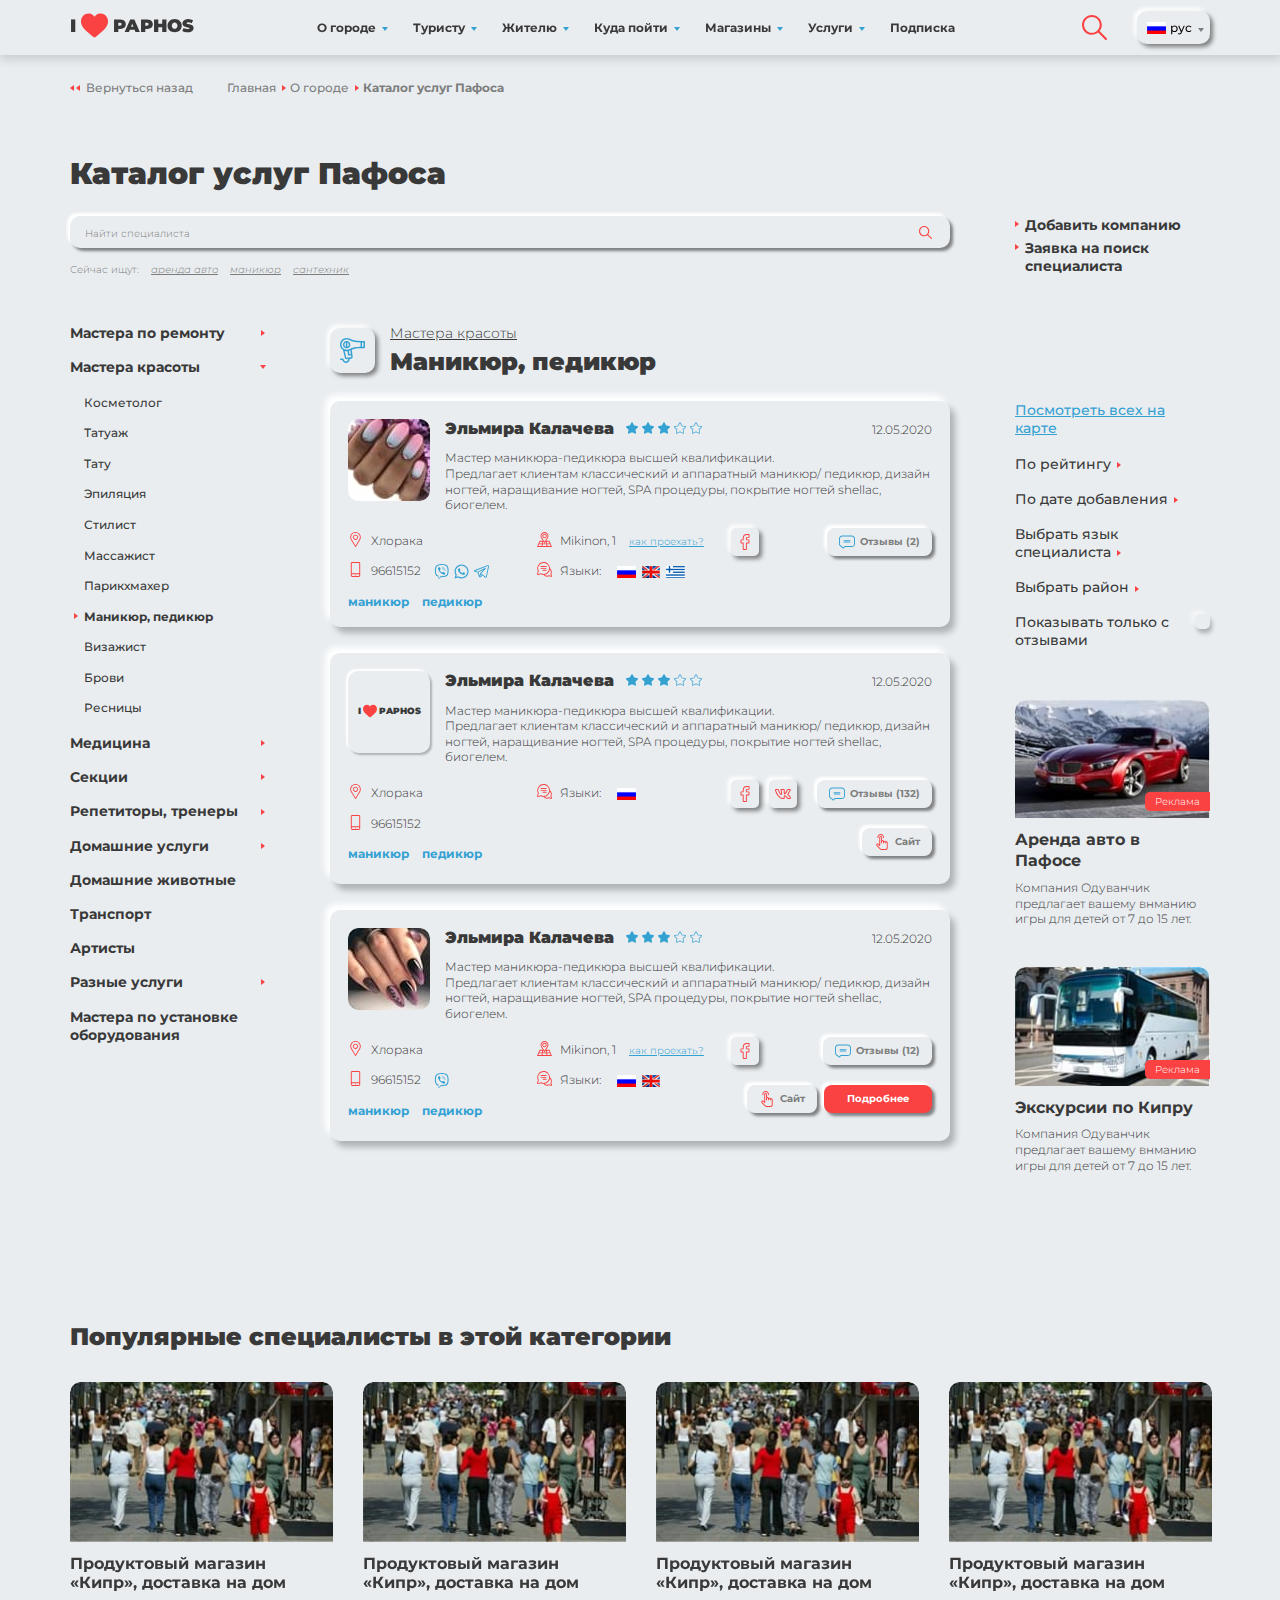
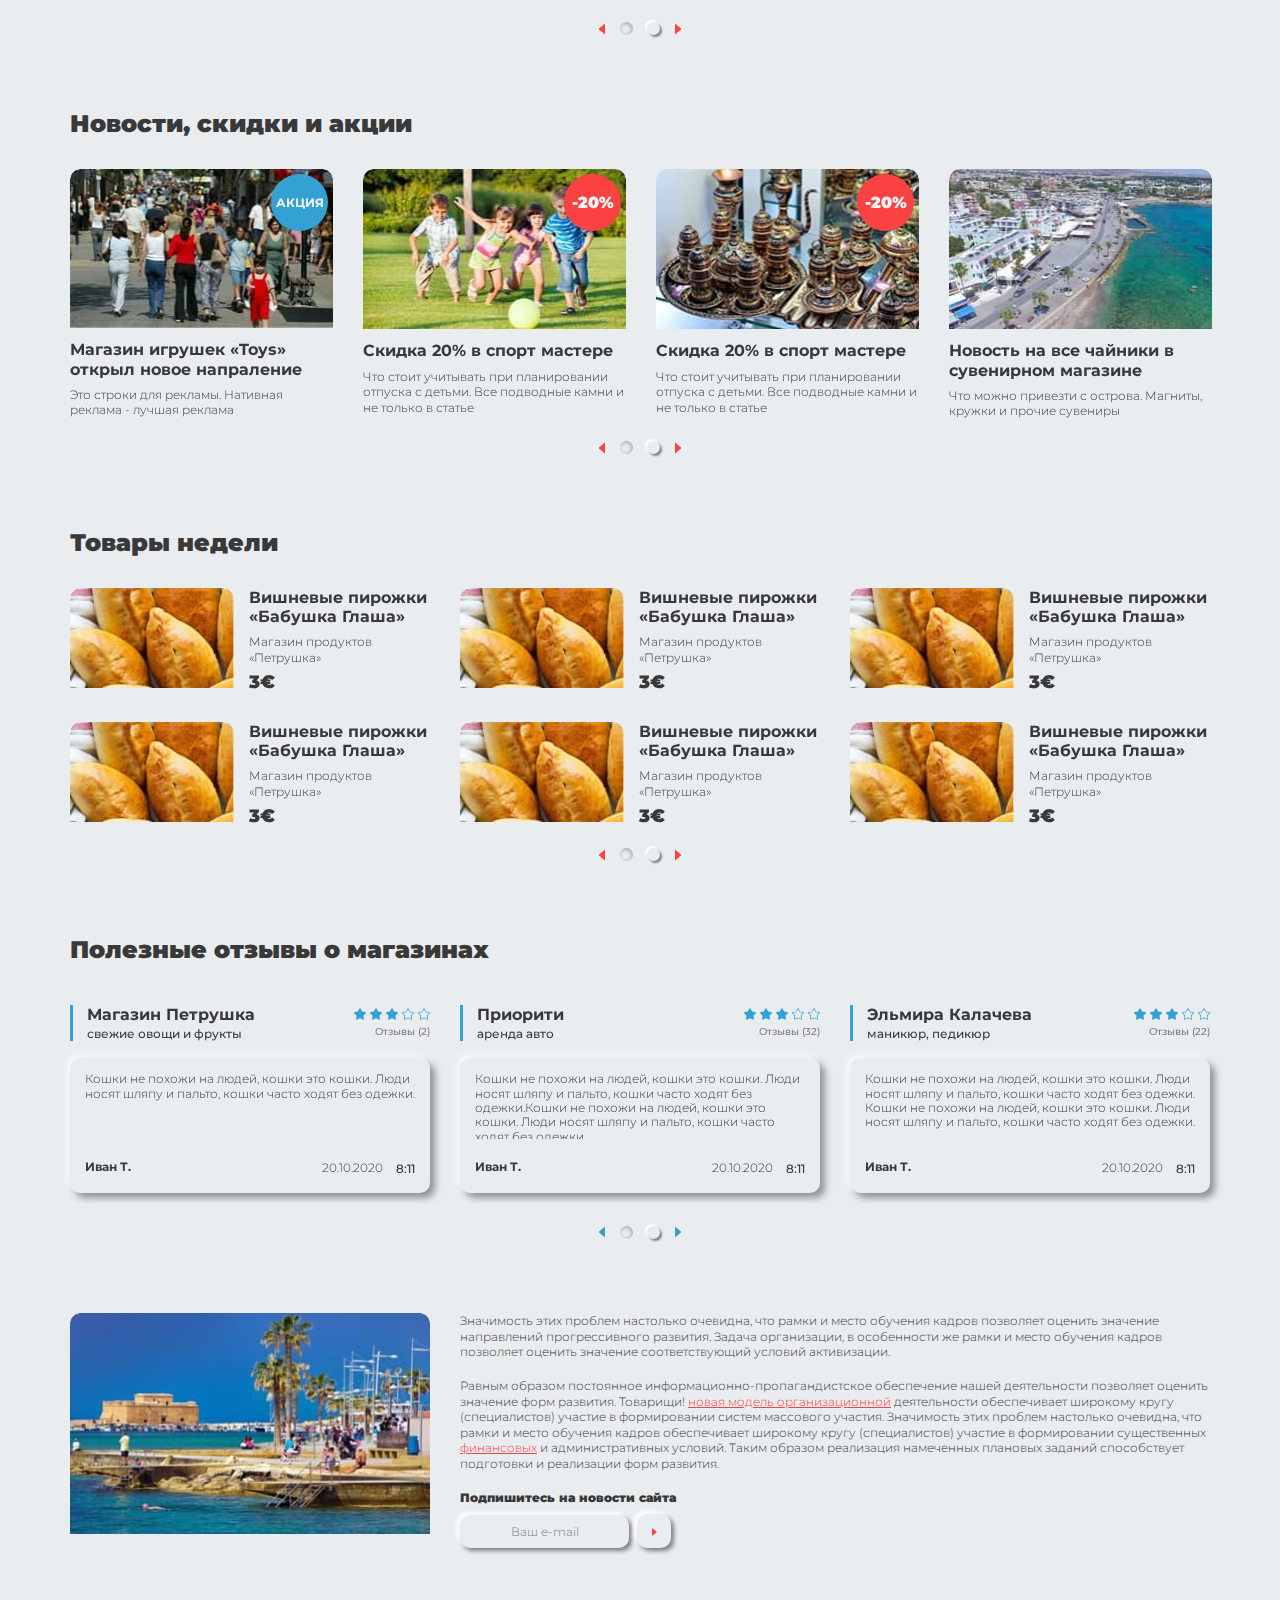
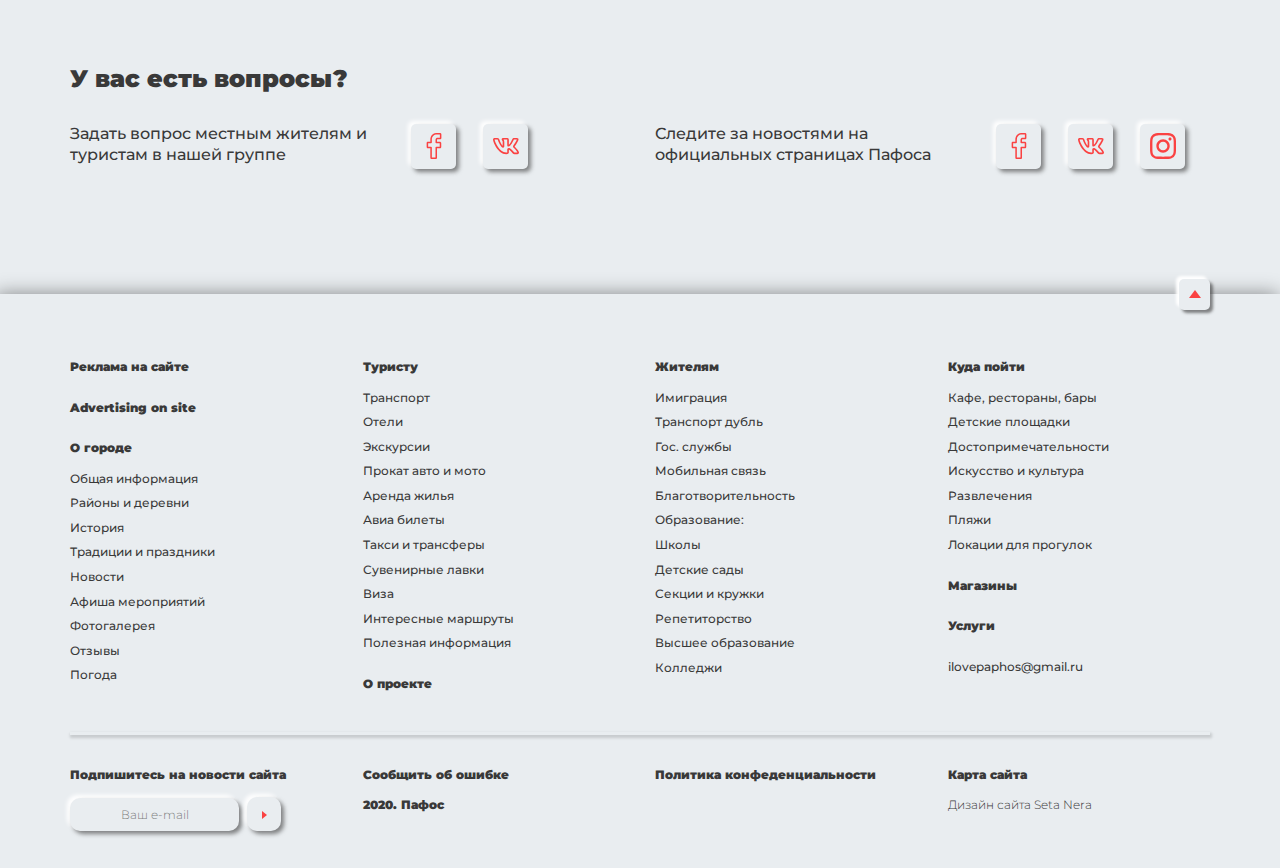
<file: catalog2.html>
<!DOCTYPE html>
<html lang="ru">
<head>
	<meta http-equiv="Content-Type" content="text/html; charset=utf-8" />
	<meta name="format-detection" content="telephone=no">
	<meta name="viewport" content="width=device-width, initial-scale=1, user-scalable=no, maximum-scale=1">
	<link rel="icon" type="image/png" href="img/favicon.png" />
	<title> - Каталог</title>
	<link rel="stylesheet" type="text/css" href="css/style.css" />
	<link rel="stylesheet" type="text/css" href="css/slick.css" />
	<link rel="stylesheet" type="text/css" href="css/magnific-popup.css" />
	<link rel="stylesheet" type="text/css" href="css/datepicker.min.css" />
	
	<link href="https://fonts.googleapis.com/css2?family=Montserrat:ital,wght@0,300;0,400;0,500;0,600;0,700;0,800;0,900;1,300;1,400;1,500;1,600;1,700;1,800;1,900&display=swap" rel="stylesheet">
</head>
<body class="loaded page-catalog">


<!-- BEGIN BODY -->
<div class="main-wrapper" id="up">

	<!-- BEGIN HEADER -->
	<header class="header">
		<div class="container ">
			<a href="#" class="mm-toggle burger header__burger">
				<div class="burger__icon"></div>
			</a>
			<a href="#" class="header__logo logo">
				<span class="logo__text">I<svg class="icon icon-heart"><use xlink:href="img/sprite.svg#heart"></use></svg>PAPHOS</span>
			</a>
			<div class="mobile-navbar ">
				<div class="mobile-navbar__container">
					<div class="mobile-navbar__header">
						<div class="mobile-navbar__close mm-toggle"></div>
					</div>
					<div class="mobile-navbar__main">
						<ul class="main-menu">
							<li class="main-menu__item mm-item">
								<a href="#" class="main-menu__link">О городе</a>
								<ul class="mm-menu">
									<li><a href="#">Транспорт</a></li>
									<li><a href="#">Отели</a></li>
									<li><a href="#">Интересные маршруты</a></li>
									<li><a href="#">Прокат авто и мото</a></li>
								</ul>
							</li>
							<li class="main-menu__item mm-item">
								<a href="#" class="main-menu__link">Туристу</a>
								<ul class="mm-menu">
									<li><a href="#">Транспорт</a></li>
									<li><a href="#">Отели</a></li>
									<li><a href="#">Интересные маршруты</a></li>
									<li><a href="#">Прокат авто и мото</a></li>
								</ul>
							</li>
							<li class="main-menu__item mm-item">
								<a href="#" class="main-menu__link">Жителю</a>
								<ul class="mm-menu">
									<li><a href="#">Транспорт</a></li>
									<li><a href="#">Отели</a></li>
									<li><a href="#">Интересные маршруты</a></li>
									<li><a href="#">Прокат авто и мото</a></li>
								</ul>
							</li>
							<li class="main-menu__item mm-item">
								<a href="#" class="main-menu__link">Куда пойти</a>
								<ul class="mm-menu">
									<li><a href="#">Транспорт</a></li>
									<li><a href="#">Отели</a></li>
									<li><a href="#">Интересные маршруты</a></li>
									<li><a href="#">Прокат авто и мото</a></li>
								</ul>
							</li>
							<li class="main-menu__item mm-item">
								<a href="#" class="main-menu__link">Магазины</a>
								<ul class="mm-menu">
									<li><a href="#">Транспорт</a></li>
									<li><a href="#">Отели</a></li>
									<li><a href="#">Интересные маршруты</a></li>
									<li><a href="#">Прокат авто и мото</a></li>
								</ul>
							</li>
							<li class="main-menu__item mm-item">
								<a href="#" class="main-menu__link">Услуги</a>
								<ul class="mm-menu">
									<li><a href="#">Транспорт</a></li>
									<li><a href="#">Отели</a></li>
									<li><a href="#">Интересные маршруты</a></li>
									<li><a href="#">Прокат авто и мото</a></li>
								</ul>
							</li>
							<li class="main-menu__item "><a href="#popup-subscribe" class="main-menu__link open-popup">Подписка</a></li>
						</ul>
					</div>
				
				</div>
				<div class="mobile-navbar__overlay mm-toggle"></div>
			</div>
	
			<div class="search-int">
				<button type="button" class="search-button open-search"><svg class="icon icon-loupe"><use xlink:href="img/sprite.svg#loupe"></use></svg></button>
				<div class="search-int__block">
					<input type="text" placeholder="Поиск" class="search-int__input">
				</div>
			</div>
	
			<div class="lang">
				<button class="lang__button">
					<img src="img/lang-rus.png" alt="">
					<span>рус</span>
				</button>
				<ul class="lang__list" >
					<li><a href="#"><img src="img/lang-rus.png" alt=""> <span>рус</span></a></li>
					<li><a href="#"><img src="img/lang-eng.png" alt=""> <span>eng</span></a></li>
					<li><a href="#"><img src="img/lang-3.png" alt=""> <span>gre</span></a></li>
				</ul>
			</div>
			
		</div>
		
		
	</header>
	
	
	<div class="fix-menu">
		<div class="container">
			<div class="fix-menu__button">
				<a href="#" class="btn-g open-nav"><svg class="icon icon--l icon--info icon-grid"><use xlink:href="img/sprite.svg#grid"></use></svg>Каталог</a>
				<a href="#" class="btn-g btn-g--icon open-filter"><svg class="icon icon--info icon-filter"><use xlink:href="img/sprite.svg#filter"></use></svg></a>
			</div>
	
			<div class="fix-nav">
				<ul class="ct-menu">
					<li class="ct-menu__item ct-item">
						<a href="#" class="ct-menu__link">Мастера по ремонту</a>
						<ul>
							<li><a href="#">Мыло</a></li>
							<li><a href="#">Средства для волос</a></li>
						</ul>
					</li>
					<li class="ct-menu__item ct-item">
						<a href="#" class="ct-menu__link">Мастера красоты</a>
						<ul >
							<li><a href="#">Косметолог</a></li>
							<li><a href="#">Татуаж</a></li>
							<li><a href="#">Тату</a></li>
							<li><a href="#">Эпиляция</a></li>
							<li><a href="#">Стилист</a></li>
							<li><a href="#">Массажист</a></li>
							<li><a href="#">Парикхмахер</a></li>
							<li class="is-active"><a href="#">Маникюр, педикюр</a></li>
							<li><a href="#">Визажист</a></li>
							<li><a href="#">Брови</a></li>
							<li><a href="#">Ресницы</a></li>
						</ul>
					</li>
					<li class="ct-menu__item ct-item">
						<a href="#" class="ct-menu__link ">Медицина</a>
						<ul>
							<li><a href="#">Мыло</a></li>
							<li><a href="#">Средства для волос</a></li>
						</ul>
					</li>
					<li class="ct-menu__item ct-item">
						<a href="#" class="ct-menu__link ">Секции</a>
						<ul>
							<li><a href="#">Мыло</a></li>
							<li><a href="#">Средства для волос</a></li>
						</ul>
					</li>
					<li class="ct-menu__item ct-item">
						<a href="#" class="ct-menu__link ">Репетиторы, тренеры</a>
						<ul>
							<li><a href="#">Мыло</a></li>
							<li><a href="#">Средства для волос</a></li>
						</ul>
					</li>
					<li class="ct-menu__item ct-item">
						<a href="#" class="ct-menu__link ">Домашние услуги</a>
						<ul>
							<li><a href="#">Мыло</a></li>
							<li><a href="#">Средства для волос</a></li>
						</ul>
					</li>
					<li class="ct-menu__item">
						<a href="#" class="ct-menu__link ">Домашние животные</a>
					</li>
					<li class="ct-menu__item">
						<a href="#" class="ct-menu__link ">Транспорт</a>
					</li>
					<li class="ct-menu__item">
						<a href="#" class="ct-menu__link ">Артисты</a>
					</li>
					<li class="ct-menu__item ct-item">
						<a href="#" class="ct-menu__link ">Разные услуги</a>
						<ul>
							<li><a href="#">Наружная реклама, полиграфия</a></li>
							<li><a href="#">Жидкость для эл.сигарет, испарители</a></li>
						</ul>
					</li>
					<li class="ct-menu__item">
						<a href="#" class="ct-menu__link ">Мастера по установке оборудования</a>
					</li>
				</ul>
			</div>
			<div class="fix-filter">
				<div class="ct-filter">
					<div class="map-link-wrap">
						<a href="#" class="map-link">Посмотреть всех на карте</a>
					</div>
					<ul class="ct-filter-menu">
						<li class="ct-filter-item">
							<a href="#">По рейтингу</a>
							<ul>
								<li class="ct-filter-option"><a href="#">Сначала высокий</a></li>
								<li class="ct-filter-option"><a href="#">Сначала низкий</a></li>
							</ul>
						</li>
	
						<li class="ct-filter-item">
							<a href="#">По дате добавления</a>
							<ul>
								<li class="ct-filter-option"><a href="#">Сначала дешевые</a></li>
								<li class="ct-filter-option"><a href="#">Сначала дорогие</a></li>
							</ul>
						</li>
						<li class="ct-filter-item">
							<a href="#">Выбрать язык специалиста</a>
							<ul>
								<li class="ct-filter-option"><a href="#">Сначала высокий</a></li>
								<li class="ct-filter-option"><a href="#">Сначала низкий</a></li>
							</ul>
						</li>
						<li class="ct-filter-item">
							<a href="#">Выбрать район</a>
							<ul>
								<li class="ct-filter-option"><a href="#">Сначала высокий</a></li>
								<li class="ct-filter-option"><a href="#">Сначала низкий</a></li>
							</ul>
						</li>
	
						<li>
							<label class="checkbox">
								<input type="checkbox">
								<span class="checkbox__text">Показывать только с отзывами</span>
								<span class="checkbox__figure"></span>
							</label>
							
						</li>
					</ul>
				</div>
			</div>
			
		</div>
	</div>
	<!-- HEADER EOF   -->

	<!-- BEGIN MAIN -->
	<main class="main">
		<div class="container">
			<div class="breadcrumbs hidden-sm">
				<a href="#" class="breadcrumbs__back">Вернуться назад</a>
				<ul class="breadcrumbs__list">
					<li><a href="#">Главная</a></li>
					<li><a href="#">О городе</a></li>
					<li><span>Каталог услуг Пафоса</span></li>
				</ul>
			</div>
			<div class="main-content">
				<h1 class="title">Каталог услуг Пафоса</h1>
			
				<!-- BEGIN SEARCH BLOCK -->
				<div class="search-block">
					<div class="search-block__form">
						<form action="#">
							<input type="text" placeholder="Найти специалиста" class="search-block__input">
							<span class="search-block__icon"><svg class="icon icon-loupe"><use xlink:href="img/sprite.svg#loupe"></use></svg></span>
							<div class="text-field">
								<span class="text-field__title">Сейчас ищут:</span>
								<a href="#" class="text-field__link">аренда авто</a>
								<a href="#" class="text-field__link">маникюр</a>
								<a href="#" class="text-field__link">сантехник</a>
							</div>
						</form>
					</div>
					<div class="search-block__info">
						<ul class="list">
							<li><a href="#"><strong>Добавить компанию</strong></a></li>
							<li><a href="#"><strong>Заявка на поиск специалиста</strong></a></li>
						</ul>
					</div>
					
				</div>
				<!-- SEARCH BLOCK EOF   -->


				<div class="ct-main">
					<!-- BEGIN SIDEBAR -->
					<div class="ct-sidebar hidden-sm">
						<ul class="ct-menu">
							<li class="ct-menu__item ct-item">
								<a href="#" class="ct-menu__link">Мастера по ремонту</a>
								<ul>
									<li><a href="#">Мыло</a></li>
									<li><a href="#">Средства для волос</a></li>
								</ul>
							</li>
							<li class="ct-menu__item ct-item is-active">
								<a href="#" class="ct-menu__link">Мастера красоты</a>
								<ul >
									<li><a href="#">Косметолог</a></li>
									<li><a href="#">Татуаж</a></li>
									<li><a href="#">Тату</a></li>
									<li><a href="#">Эпиляция</a></li>
									<li><a href="#">Стилист</a></li>
									<li><a href="#">Массажист</a></li>
									<li><a href="#">Парикхмахер</a></li>
									<li class="is-active"><a href="#">Маникюр, педикюр</a></li>
									<li><a href="#">Визажист</a></li>
									<li><a href="#">Брови</a></li>
									<li><a href="#">Ресницы</a></li>
								</ul>
							</li>
							<li class="ct-menu__item ct-item">
								<a href="#" class="ct-menu__link ">Медицина</a>
								<ul>
									<li><a href="#">Мыло</a></li>
									<li><a href="#">Средства для волос</a></li>
								</ul>
							</li>
							<li class="ct-menu__item ct-item">
								<a href="#" class="ct-menu__link ">Секции</a>
								<ul>
									<li><a href="#">Мыло</a></li>
									<li><a href="#">Средства для волос</a></li>
								</ul>
							</li>
							<li class="ct-menu__item ct-item">
								<a href="#" class="ct-menu__link ">Репетиторы, тренеры</a>
								<ul>
									<li><a href="#">Мыло</a></li>
									<li><a href="#">Средства для волос</a></li>
								</ul>
							</li>
							<li class="ct-menu__item ct-item">
								<a href="#" class="ct-menu__link ">Домашние услуги</a>
								<ul>
									<li><a href="#">Мыло</a></li>
									<li><a href="#">Средства для волос</a></li>
								</ul>
							</li>
							<li class="ct-menu__item">
								<a href="#" class="ct-menu__link ">Домашние животные</a>
							</li>
							<li class="ct-menu__item">
								<a href="#" class="ct-menu__link ">Транспорт</a>
							</li>
							<li class="ct-menu__item">
								<a href="#" class="ct-menu__link ">Артисты</a>
							</li>
							<li class="ct-menu__item ct-item">
								<a href="#" class="ct-menu__link ">Разные услуги</a>
								<ul>
									<li><a href="#">Наружная реклама, полиграфия</a></li>
									<li><a href="#">Жидкость для эл.сигарет, испарители</a></li>
								</ul>
							</li>
							<li class="ct-menu__item">
								<a href="#" class="ct-menu__link ">Мастера по установке оборудования</a>
							</li>
						</ul>
					</div>
					<!-- SIDEBAR EOF   -->

					<!-- BEGIN CONTENT -->
					<div class="ct-content">
						<div class="ct-head">
							<div class="ct-head__icon"><svg class="icon icon-hair-dryer"><use xlink:href="img/sprite.svg#hair-dryer"></use></svg></div>
							<div class="ct-head__content">
								<div class="cat-name"><a href="#">Мастера красоты</a></div>
								<h2>Маникюр, педикюр</h2>
							</div>
						</div>

						<div class="ct-content__wrap">
							<!-- BEGIN CARDS LIST -->
							<div class="ct-content__left">
								
								<div class="master">
									<div class="master__header">
										<div class="master__img"><a href="#"><img src="img/master-img-1.jpg" alt=""></a></div>
										<div class="master__content">
											<div class="master__top">
												<h6 class="master__title"><a href="#">Эльмира Калачева</a></h6>
												<div class="rating">
													<div class="rating__stars">
														<svg class="icon icon-signs-full"><use xlink:href="img/sprite.svg#signs-full"></use></svg>
														<svg class="icon icon-signs-full"><use xlink:href="img/sprite.svg#signs-full"></use></svg>
														<svg class="icon icon-signs-full"><use xlink:href="img/sprite.svg#signs-full"></use></svg>
														<svg class="icon icon-signs"><use xlink:href="img/sprite.svg#signs"></use></svg>
														<svg class="icon icon-signs"><use xlink:href="img/sprite.svg#signs"></use></svg>
													</div>
												</div>
												<div class="master__date">12.05.2020</div>
											</div>
											<div class="hidden-xs">
												<p>Мастер маникюра-педикюра высшей квалификации. <br>Предлагает клиентам классический и аппаратный маникюр/ педикюр, дизайн ногтей, наращивание ногтей, SPA процедуры, покрытие ногтей shellac, биогелем.</p>
											</div>
										</div>
									</div>
									<div class="visible-xs">
										<p>Мастер маникюра-педикюра высшей квалификации. <br>Предлагает клиентам классический и аппаратный маникюр/ педикюр, дизайн ногтей, наращивание ногтей, SPA процедуры, покрытие ногтей shellac, биогелем.</p>
									</div>
									<div class="master__footer">
										
										<div class="master__contacts-left">
											<div class="row gutters-10">
												<div class="col-sm-6">
													<div class="contacts-item">
														<svg class="icon icon-pin"><use xlink:href="img/sprite.svg#pin"></use></svg>
														<span class="contacts-item__txt">Хлорака</span>
													</div>
													<div class="contacts-item">
														<svg class="icon icon-smartphone"><use xlink:href="img/sprite.svg#smartphone"></use></svg>
														<span class="contacts-item__txt"><a href="tel:96615152 ">96615152 </a></span>
														<div class="social social--inline">

															<a href="#" class="social__icon"><svg class="icon icon-viber"><use xlink:href="img/sprite.svg#viber"></use></svg></a>
															<a href="#" class="social__icon"><svg class="icon icon-whatsapp"><use xlink:href="img/sprite.svg#whatsapp"></use></svg></a>
															<a href="#" class="social__icon"><svg class="icon icon-telegram"><use xlink:href="img/sprite.svg#telegram"></use></svg></a>
														</div>
													</div>
												</div>
												<div class="col-sm-6">
													<div class="contacts-item">
														<svg class="icon icon-address"><use xlink:href="img/sprite.svg#address"></use></svg>
														<span class="contacts-item__txt">Mikinon, 1</span> <a href="#" class="link">как проехать?</a>
													</div>
													<div class="contacts-item">
														<svg class="icon icon-conversation"><use xlink:href="img/sprite.svg#conversation"></use></svg>
														<span class="contacts-item__txt">Языки:</span>
														<span class="lang-row">
															<span><img src="img/lang-rus.png" alt=""></span>
															<span><img src="img/lang-eng.png" alt=""></span>
															<span><img src="img/lang-3.png" alt=""></span>
														</span>
													</div>
												</div>
												<div class="col-12">
													<div class="tags">
														<a href="#" class="tag">маникюр</a>
														<a href="#" class="tag">педикюр</a>
													</div>
												</div>
											</div>
											
										</div>
										<div class="master__contacts-right">
											<div class="contacts-item contacts-item--n-icon">
												<div class="d-flex align-items-start justify-content-between">
													<div class="social social--lg">
														<a href="#" class="social__btn"><svg class="icon icon-facebook"><use xlink:href="img/sprite.svg#facebook"></use></svg></a>
													</div>

													<div class="contacts-item__button"><a href="#" class="btn btn--sm btn--default"><svg class="icon icon--l icon-comment"><use xlink:href="img/sprite.svg#comment"></use></svg>Отзывы (2)</a></div>
												</div>
											</div>
											
										</div>
										
									</div>
								</div>

								<div class="master">
									<div class="master__header">
										<div class="master__img not-img"><a href="#"><span class="master-logo">I<svg class="icon icon-heart"><use xlink:href="img/sprite.svg#heart"></use></svg>PAPHOS</span></a></div>
										<div class="master__content">
											<div class="master__top">
												<h6 class="master__title"><a href="#">Эльмира Калачева</a></h6>
												<div class="rating">
													<div class="rating__stars">
														<svg class="icon icon-signs-full"><use xlink:href="img/sprite.svg#signs-full"></use></svg>
														<svg class="icon icon-signs-full"><use xlink:href="img/sprite.svg#signs-full"></use></svg>
														<svg class="icon icon-signs-full"><use xlink:href="img/sprite.svg#signs-full"></use></svg>
														<svg class="icon icon-signs"><use xlink:href="img/sprite.svg#signs"></use></svg>
														<svg class="icon icon-signs"><use xlink:href="img/sprite.svg#signs"></use></svg>
													</div>
												</div>
												<div class="master__date">12.05.2020</div>
											</div>
											<div class="hidden-xs">
												<p>Мастер маникюра-педикюра высшей квалификации. <br>Предлагает клиентам классический и аппаратный маникюр/ педикюр, дизайн ногтей, наращивание ногтей, SPA процедуры, покрытие ногтей shellac, биогелем.</p>
											</div>
										</div>
									</div>
									<div class="visible-xs">
										<p>Мастер маникюра-педикюра высшей квалификации. <br>Предлагает клиентам классический и аппаратный маникюр/ педикюр, дизайн ногтей, наращивание ногтей, SPA процедуры, покрытие ногтей shellac, биогелем.</p>
									</div>
									<div class="master__footer">
										
										<div class="master__contacts-left">
											<div class="row gutters-10">
												<div class="col-sm-6">
													<div class="contacts-item">
														<svg class="icon icon-pin"><use xlink:href="img/sprite.svg#pin"></use></svg>
														<span class="contacts-item__txt">Хлорака</span>
													</div>
													<div class="contacts-item">
														<svg class="icon icon-smartphone"><use xlink:href="img/sprite.svg#smartphone"></use></svg>
														<span class="contacts-item__txt"><a href="tel:96615152 ">96615152 </a></span>
													</div>
												</div>
												<div class="col-sm-6">
													
													<div class="contacts-item">
														<svg class="icon icon-conversation"><use xlink:href="img/sprite.svg#conversation"></use></svg>
														<span class="contacts-item__txt">Языки:</span>
														<span class="lang-row">
															<span><img src="img/lang-rus.png" alt=""></span>
														</span>
													</div>
												</div>
												<div class="col-12">
													<div class="tags">
														<a href="#" class="tag">маникюр</a>
														<a href="#" class="tag">педикюр</a>
													</div>
												</div>
											</div>
											
										</div>
										<div class="master__contacts-right">
											<div class="contacts-item contacts-item--n-icon">
												<div class="d-flex align-items-start justify-content-between">
													<div class="social social--lg">
														<a href="#" class="social__btn"><svg class="icon icon-facebook"><use xlink:href="img/sprite.svg#facebook"></use></svg></a>
														<a href="#" class="social__btn"><svg class="icon icon-vk"><use xlink:href="img/sprite.svg#vk"></use></svg></a>
													</div>

													<div class="contacts-item__button"><a href="#" class="btn btn--sm btn--default"><svg class="icon icon--l icon-comment"><use xlink:href="img/sprite.svg#comment"></use></svg>Отзывы (132)</a></div>
												</div>
											</div>
											<div class="contacts-item contacts-item--n-icon">
												<div class="contacts-item__button d-flex align-items-start justify-content-end">
													<a href="#" class="btn btn--sm btn--default"><svg class="icon icon--danger icon--l icon-clicking"><use xlink:href="img/sprite.svg#clicking"></use></svg>Сайт</a>
												</div>
											</div>
										</div>
										
									</div>
								</div>

								<div class="master">
									<div class="master__header">
										<div class="master__img"><a href="#"><img src="img/master-img-2.jpg" alt=""></a></div>
										<div class="master__content">
											<div class="master__top">
												<h6 class="master__title"><a href="#">Эльмира Калачева</a></h6>
												<div class="rating">
													<div class="rating__stars">
														<svg class="icon icon-signs-full"><use xlink:href="img/sprite.svg#signs-full"></use></svg>
														<svg class="icon icon-signs-full"><use xlink:href="img/sprite.svg#signs-full"></use></svg>
														<svg class="icon icon-signs-full"><use xlink:href="img/sprite.svg#signs-full"></use></svg>
														<svg class="icon icon-signs"><use xlink:href="img/sprite.svg#signs"></use></svg>
														<svg class="icon icon-signs"><use xlink:href="img/sprite.svg#signs"></use></svg>
													</div>
												</div>
												<div class="master__date">12.05.2020</div>
											</div>
											<div class="hidden-xs">
												<p>Мастер маникюра-педикюра высшей квалификации. <br>Предлагает клиентам классический и аппаратный маникюр/ педикюр, дизайн ногтей, наращивание ногтей, SPA процедуры, покрытие ногтей shellac, биогелем.</p>
											</div>
										</div>
									</div>
									<div class="visible-xs">
										<p>Мастер маникюра-педикюра высшей квалификации. <br>Предлагает клиентам классический и аппаратный маникюр/ педикюр, дизайн ногтей, наращивание ногтей, SPA процедуры, покрытие ногтей shellac, биогелем.</p>
									</div>
									<div class="master__footer">
										
										<div class="master__contacts-left">
											<div class="row gutters-10">
												<div class="col-sm-6">
													<div class="contacts-item">
														<svg class="icon icon-pin"><use xlink:href="img/sprite.svg#pin"></use></svg>
														<span class="contacts-item__txt">Хлорака</span>
													</div>
													<div class="contacts-item">
														<svg class="icon icon-smartphone"><use xlink:href="img/sprite.svg#smartphone"></use></svg>
														<span class="contacts-item__txt"><a href="tel:96615152 ">96615152 </a></span>
														<div class="social social--inline">
															<a href="#" class="social__icon"><svg class="icon icon-viber"><use xlink:href="img/sprite.svg#viber"></use></svg></a>
														</div>
													</div>
												</div>
												<div class="col-sm-6">
													<div class="contacts-item">
														<svg class="icon icon-address"><use xlink:href="img/sprite.svg#address"></use></svg>
														<span class="contacts-item__txt">Mikinon, 1</span> <a href="#" class="link">как проехать?</a>
													</div>
													<div class="contacts-item">
														<svg class="icon icon-conversation"><use xlink:href="img/sprite.svg#conversation"></use></svg>
														<span class="contacts-item__txt">Языки:</span>
														<span class="lang-row">
															<span><img src="img/lang-rus.png" alt=""></span>
															<span><img src="img/lang-eng.png" alt=""></span>
														</span>
													</div>
												</div>
												<div class="col-12">
													<div class="tags">
														<a href="#" class="tag">маникюр</a>
														<a href="#" class="tag">педикюр</a>
													</div>
												</div>
											</div>
											
										</div>
										<div class="master__contacts-right">
											<div class="contacts-item contacts-item--n-icon">
												<div class="d-flex align-items-start justify-content-between">
													<div class="social social--lg">
														<a href="#" class="social__btn"><svg class="icon icon-facebook"><use xlink:href="img/sprite.svg#facebook"></use></svg></a>
													</div>

													<div class="contacts-item__button"><a href="#" class="btn btn--sm btn--default"><svg class="icon icon--l icon-comment"><use xlink:href="img/sprite.svg#comment"></use></svg>Отзывы (12)</a></div>
												</div>
											</div>
											<div class="contacts-item contacts-item--n-icon">
												<div class="contacts-item__button d-flex align-items-start justify-content-end">
													<a href="#" class="btn btn--sm btn--default"><svg class="icon icon--danger icon--l icon-clicking"><use xlink:href="img/sprite.svg#clicking"></use></svg>Сайт</a>
													<a href="#" class="btn btn--sm btn-more">Подробнее</a>
												</div>
											</div>
										</div>
										
									</div>
								</div>
							</div>
							<!-- CARDS LIST EOF   -->
							

							<!-- BEGIN FILTER -->
							<div class="ct-content__right">
								<div class="ct-filter">
									<div class="map-link-wrap">
										<a href="#" class="map-link">Посмотреть всех на карте</a>
									</div>
									<ul class="ct-filter-menu">
										<li class="ct-filter-item">
											<a href="#">По рейтингу</a>
											<ul>
												<li class="ct-filter-option"><a href="#">Сначала высокий</a></li>
												<li class="ct-filter-option"><a href="#">Сначала низкий</a></li>
											</ul>
										</li>

										<li class="ct-filter-item">
											<a href="#">По дате добавления</a>
											<ul>
												<li class="ct-filter-option"><a href="#">Сначала дешевые</a></li>
												<li class="ct-filter-option"><a href="#">Сначала дорогие</a></li>
											</ul>
										</li>
										<li class="ct-filter-item">
											<a href="#">Выбрать язык специалиста</a>
											<ul>
												<li class="ct-filter-option"><a href="#">Сначала высокий</a></li>
												<li class="ct-filter-option"><a href="#">Сначала низкий</a></li>
											</ul>
										</li>
										<li class="ct-filter-item">
											<a href="#">Выбрать район</a>
											<ul>
												<li class="ct-filter-option"><a href="#">Сначала высокий</a></li>
												<li class="ct-filter-option"><a href="#">Сначала низкий</a></li>
											</ul>
										</li>

										<li>
											<label class="checkbox">
												<input type="checkbox">
												<span class="checkbox__text">Показывать только с отзывами</span>
												<span class="checkbox__figure"></span>
											</label>
											
										</li>
									</ul>
								</div>
								
								<div class="banner-cards-wrap">
									<div class="banner-card">
										<div class="banner-card__img">
											<a href="#"><img src="img/banner-card-img-1.jpg" alt=""></a>
											<span class="banner-card__sticker">Реклама</span>
										</div>
										<div class="banner-card__title"><a href="#">Аренда авто в Пафосе</a></div>
										<div class="banner-card__text">Компания Одуванчик предлагает вашему внманию игры для детей от 7 до 15 лет. </div>
									</div>
									<div class="banner-card">
										<div class="banner-card__img">
											<a href="#"><img src="img/banner-card-img-2.jpg" alt=""></a>
											<span class="banner-card__sticker">Реклама</span>
										</div>
										<div class="banner-card__title"><a href="#">Экскурсии по Кипру</a></div>
										<div class="banner-card__text">Компания Одуванчик предлагает вашему внманию игры для детей от 7 до 15 лет. </div>
									</div>
								</div>
							</div>
							<!-- FILTER EOF   -->
						</div>
					</div>
					<!-- CONTENT EOF   -->
				</div>
				
				<!-- BEGIN NEWS SLIDER -->
				<section class="section">
					<div class="section__head"><h2 class="section__title">Популярные специалисты в этой категории</h2></div>

					<div class="news-slider-3">
						<div class="news-slider-3__item">
							<article class="news-inner">
								<div class="news-inner__img">
									<a href="#"><img src="img/news-img-1.jpg" alt=""></a>
								</div>
								<h6 class="news-inner__title"><a href="#">Продуктовый магазин «Кипр», доставка на дом</a></h6>
							</article>
						</div>
						<div class="news-slider-3__item">
							<article class="news-inner">
								<div class="news-inner__img">
									<a href="#"><img src="img/news-img-1.jpg" alt=""></a>
								</div>
								<h6 class="news-inner__title"><a href="#">Продуктовый магазин «Кипр», доставка на дом</a></h6>
							</article>
						</div>
						<div class="news-slider-3__item">
							<article class="news-inner">
								<div class="news-inner__img">
									<a href="#"><img src="img/news-img-1.jpg" alt=""></a>
								</div>
								<h6 class="news-inner__title"><a href="#">Продуктовый магазин «Кипр», доставка на дом</a></h6>
							</article>
						</div>
						<div class="news-slider-3__item">
							<article class="news-inner">
								<div class="news-inner__img">
									<a href="#"><img src="img/news-img-1.jpg" alt=""></a>
								</div>
								<h6 class="news-inner__title"><a href="#">Продуктовый магазин «Кипр», доставка на дом</a></h6>
							</article>
						</div>
						<div class="news-slider-3__item">
							<article class="news-inner">
								<div class="news-inner__img">
									<a href="#"><img src="img/news-img-1.jpg" alt=""></a>
								</div>
								<h6 class="news-inner__title"><a href="#">Продуктовый магазин «Кипр», доставка на дом</a></h6>
							</article>
						</div>
						<div class="news-slider-3__item">
							<article class="news-inner">
								<div class="news-inner__img">
									<a href="#"><img src="img/news-img-1.jpg" alt=""></a>
								</div>
								<h6 class="news-inner__title"><a href="#">Продуктовый магазин «Кипр», доставка на дом</a></h6>
							</article>
						</div>
						<div class="news-slider-3__item">
							<article class="news-inner">
								<div class="news-inner__img">
									<a href="#"><img src="img/news-img-1.jpg" alt=""></a>
								</div>
								<h6 class="news-inner__title"><a href="#">Продуктовый магазин «Кипр», доставка на дом</a></h6>
							</article>
						</div>
						<div class="news-slider-3__item">
							<article class="news-inner">
								<div class="news-inner__img">
									<a href="#"><img src="img/news-img-1.jpg" alt=""></a>
								</div>
								<h6 class="news-inner__title"><a href="#">Продуктовый магазин «Кипр», доставка на дом</a></h6>
							</article>
						</div>
					</div>
					<div class="slick-nav">
						<div class="slick-nav__wrap news-slider-3-nav "></div>
					</div>
				</section>
				<!-- NEWS SLIDER EOF   -->

				<!-- BEGIN NEWS SLIDER -->
				<section class="section">
					<div class="section__head"><h2 class="section__tltle">Новости, скидки и акции</h2></div>

					<div class="news-slider-2">
						<div class="news-slider-2__item">
							<article class="news-inner">
								<div class="news-inner__img">
									<a href="#"><img src="img/news-img-1.jpg" alt=""></a>
									<div class="sticker sticker--action">Акция</div>
								</div>
								<h6 class="news-inner__title"><a href="#">Магазин игрушек «Toys» открыл новое напраление</a></h6>
								<p>Это строки для рекламы. Нативная реклама - лучшая реклама</p>
							</article>
						</div>
						<div class="news-slider-2__item">
							<article class="news-inner">
								<div class="news-inner__img">
									<a href="#"><img src="img/news-img2.jpg" alt=""></a>
									<div class="sticker sticker--sale">-20%</div>
								</div>
								<h6 class="news-inner__title"><a href="#">Скидка 20% в спорт мастере</a></h6>
								<p>Что стоит учитывать при планировании отпуска с детьми. Все подводные камни и не только в статье</p>
							</article>
						</div>
						<div class="news-slider-2__item">
							<article class="news-inner">
								<div class="news-inner__img">
									<a href="#"><img src="img/news-img3.jpg" alt=""></a>
									<div class="sticker sticker--sale">-20%</div>
								</div>
								<h6 class="news-inner__title"><a href="#">Скидка 20% в спорт мастере</a></h6>
								<p>Что стоит учитывать при планировании отпуска с детьми. Все подводные камни и не только в статье</p>
							</article>
						</div>
						<div class="news-slider-2__item">
							<article class="news-inner">
								<div class="news-inner__img">
									<a href="#"><img src="img/news-img4.jpg" alt=""></a>
									
								</div>
								<h6 class="news-inner__title"><a href="#">Новость на все чайники в сувенирном магазине </a></h6>
								<p>Что можно привезти с острова. Магниты, кружки и прочие сувениры</p>
							</article>
						</div>
						<div class="news-slider-2__item">
							<article class="news-inner">
								<div class="news-inner__img">
									<a href="#"><img src="img/news-img-1.jpg" alt=""></a>
									<div class="sticker sticker--action">Акция</div>
								</div>
								<h6 class="news-inner__title"><a href="#">Магазин игрушек «Toys» открыл новое напраление</a></h6>
								<p>Это строки для рекламы. Нативная реклама - лучшая реклама</p>
							</article>
						</div>
						<div class="news-slider-2__item">
							<article class="news-inner">
								<div class="news-inner__img">
									<a href="#"><img src="img/news-img-1.jpg" alt=""></a>
									<div class="sticker sticker--sale">-20%</div>
								</div>
								<h6 class="news-inner__title"><a href="#">Магазин игрушек «Toys» открыл новое напраление</a></h6>
								<p>Это строки для рекламы. Нативная реклама - лучшая реклама</p>
							</article>
						</div>
						<div class="news-slider-2__item">
							<article class="news-inner">
								<div class="news-inner__img">
									<a href="#"><img src="img/news-img-1.jpg" alt=""></a>
									<div class="sticker sticker--sale">-20%</div>
								</div>
								<h6 class="news-inner__title"><a href="#">Магазин игрушек «Toys» открыл новое напраление</a></h6>
								<p>Это строки для рекламы. Нативная реклама - лучшая реклама</p>
							</article>
						</div>
						<div class="news-slider-2__item">
							<article class="news-inner">
								<div class="news-inner__img">
									<a href="#"><img src="img/news-img-1.jpg" alt=""></a>
									
								</div>
								<h6 class="news-inner__title"><a href="#">Магазин игрушек «Toys» открыл новое напраление</a></h6>
								<p>Это строки для рекламы. Нативная реклама - лучшая реклама</p>
							</article>
						</div>
					</div>
					<div class="slick-nav">
						<div class="slick-nav__wrap news-slider-2-nav "></div>
					</div>
				</section>
				<!-- NEWS SLIDER EOF   -->
				
				<!-- BEGIN CARD WEEK -->
				<section class="section">
					<div class="section__head"><h2 class="section__tltle">Товары недели</h2></div>

					<div class="cards-week">
						<div class="cards-week__item">
							<article class="card-horizontal">
								<div class="card-horizontal__img">
									<a href="#"><img src="img/card-hor.jpg" alt=""></a>
								</div>
								<div class="card-horizontal__content">
									<h6 class="card-horizontal__title"><a href="#">Вишневые пирожки «Бабушка Глаша»</a></h6>
									<p><a href="#">Магазин продуктов «Петрушка»</a></p>
									<div class="card-horizontal__price">
										<span class="price-value">3€</span>
									</div>
								</div>
							</article>
						</div>
						<div class="cards-week__item">
							<article class="card-horizontal">
								<div class="card-horizontal__img">
									<a href="#"><img src="img/card-hor.jpg" alt=""></a>
								</div>
								<div class="card-horizontal__content">
									<h6 class="card-horizontal__title"><a href="#">Вишневые пирожки «Бабушка Глаша»</a></h6>
									<p><a href="#">Магазин продуктов «Петрушка»</a></p>
									<div class="card-horizontal__price">
										<span class="price-value">3€</span>
									</div>
								</div>
							</article>
						</div>
						<div class="cards-week__item">
							<article class="card-horizontal">
								<div class="card-horizontal__img">
									<a href="#"><img src="img/card-hor.jpg" alt=""></a>
								</div>
								<div class="card-horizontal__content">
									<h6 class="card-horizontal__title"><a href="#">Вишневые пирожки «Бабушка Глаша»</a></h6>
									<p><a href="#">Магазин продуктов «Петрушка»</a></p>
									<div class="card-horizontal__price">
										<span class="price-value">3€</span>
									</div>
								</div>
							</article>
						</div>
						<div class="cards-week__item">
							<article class="card-horizontal">
								<div class="card-horizontal__img">
									<a href="#"><img src="img/card-hor.jpg" alt=""></a>
								</div>
								<div class="card-horizontal__content">
									<h6 class="card-horizontal__title"><a href="#">Вишневые пирожки «Бабушка Глаша»</a></h6>
									<p><a href="#">Магазин продуктов «Петрушка»</a></p>
									<div class="card-horizontal__price">
										<span class="price-value">3€</span>
									</div>
								</div>
							</article>
						</div>
						<div class="cards-week__item">
							<article class="card-horizontal">
								<div class="card-horizontal__img">
									<a href="#"><img src="img/card-hor.jpg" alt=""></a>
								</div>
								<div class="card-horizontal__content">
									<h6 class="card-horizontal__title"><a href="#">Вишневые пирожки «Бабушка Глаша»</a></h6>
									<p><a href="#">Магазин продуктов «Петрушка»</a></p>
									<div class="card-horizontal__price">
										<span class="price-value">3€</span>
									</div>
								</div>
							</article>
						</div>
						<div class="cards-week__item">
							<article class="card-horizontal">
								<div class="card-horizontal__img">
									<a href="#"><img src="img/card-hor.jpg" alt=""></a>
								</div>
								<div class="card-horizontal__content">
									<h6 class="card-horizontal__title"><a href="#">Вишневые пирожки «Бабушка Глаша»</a></h6>
									<p><a href="#">Магазин продуктов «Петрушка»</a></p>
									<div class="card-horizontal__price">
										<span class="price-value">3€</span>
									</div>
								</div>
							</article>
						</div>
						<div class="cards-week__item">
							<article class="card-horizontal">
								<div class="card-horizontal__img">
									<a href="#"><img src="img/card-hor.jpg" alt=""></a>
								</div>
								<div class="card-horizontal__content">
									<h6 class="card-horizontal__title"><a href="#">Вишневые пирожки «Бабушка Глаша»</a></h6>
									<p><a href="#">Магазин продуктов «Петрушка»</a></p>
									<div class="card-horizontal__price">
										<span class="price-value">3€</span>
									</div>
								</div>
							</article>
						</div>
						<div class="cards-week__item">
							<article class="card-horizontal">
								<div class="card-horizontal__img">
									<a href="#"><img src="img/card-hor.jpg" alt=""></a>
								</div>
								<div class="card-horizontal__content">
									<h6 class="card-horizontal__title"><a href="#">Вишневые пирожки «Бабушка Глаша»</a></h6>
									<p><a href="#">Магазин продуктов «Петрушка»</a></p>
									<div class="card-horizontal__price">
										<span class="price-value">3€</span>
									</div>
								</div>
							</article>
						</div>
					</div>
					<div class="slick-nav">
						<div class="slick-nav__wrap cards-week-nav "></div>
					</div>
				</section>
				<!-- NEWS SLIDER EOF   -->

				<!-- BEGIN REVIEWS SLIDER -->
				<section class="section">
					<div class="section__head">
						<h2 class="section__title">Полезные отзывы о магазинах</h2>
						
					</div>
					
					<div class="message" style="display: none;">
						У этого магазина пока нет отзывов
					</div>
					<div class="reviews-slider">
						<div class="reviews-slider__item">
							<div class="reviews-inner">
								<div class="reviews-inner__top">
									<div class="reviews-inner__top-left">
										<div class="reviews-inner__title"><a href="#">Магазин Петрушка</a></div>
										<div class="reviews-inner__cat">свежие овощи и фрукты</div>
									</div>
									<div class="reviews-inner__top-right">
										<div class="rating">
											<div class="rating__stars">
												<svg class="icon icon-signs-full"><use xlink:href="img/sprite.svg#signs-full"></use></svg>
												<svg class="icon icon-signs-full"><use xlink:href="img/sprite.svg#signs-full"></use></svg>
												<svg class="icon icon-signs-full"><use xlink:href="img/sprite.svg#signs-full"></use></svg>
												<svg class="icon icon-signs"><use xlink:href="img/sprite.svg#signs"></use></svg>
												<svg class="icon icon-signs"><use xlink:href="img/sprite.svg#signs"></use></svg>
											</div>
											<div class="rating__value">Отзывы (2)</div>
										</div>
									</div>
								</div>
								<div class="reviews-inner__body">
									<div class="reviews-inner__text">Кошки не похожи на людей, кошки это кошки. Люди носят шляпу и пальто, кошки часто ходят без одежки.</div>
									<div class="reviews-inner__foot">
										<div class="reviews-inner__name">Иван Т.</div>
										<div class="reviews-inner__date">20.10.2020 <span class="time">8:11</span></div>
									</div>
								</div>
							</div>
						</div>
						<div class="reviews-slider__item">
							<div class="reviews-inner">
								<div class="reviews-inner__top">
									<div class="reviews-inner__top-left">
										<div class="reviews-inner__title"><a href="#">Приорити</a></div>
										<div class="reviews-inner__cat">аренда авто</div>
									</div>
									<div class="reviews-inner__top-right">
										<div class="rating">
											<div class="rating__stars">
												<svg class="icon icon-signs-full"><use xlink:href="img/sprite.svg#signs-full"></use></svg>
												<svg class="icon icon-signs-full"><use xlink:href="img/sprite.svg#signs-full"></use></svg>
												<svg class="icon icon-signs-full"><use xlink:href="img/sprite.svg#signs-full"></use></svg>
												<svg class="icon icon-signs"><use xlink:href="img/sprite.svg#signs"></use></svg>
												<svg class="icon icon-signs"><use xlink:href="img/sprite.svg#signs"></use></svg>
											</div>
											<div class="rating__value">Отзывы (32)</div>
										</div>
									</div>
								</div>
								<div class="reviews-inner__body">
									<div class="reviews-inner__text">Кошки не похожи на людей, кошки это кошки. Люди носят шляпу и пальто, кошки часто ходят без одежки.Кошки не похожи на людей, кошки это кошки. Люди носят шляпу и пальто, кошки часто ходят без одежки. </div>
									<div class="reviews-inner__foot">
										<div class="reviews-inner__name">Иван Т.</div>
										<div class="reviews-inner__date">20.10.2020 <span class="time">8:11</span></div>
									</div>
								</div>
							</div>
						</div>
						<div class="reviews-slider__item">
							<div class="reviews-inner">
								<div class="reviews-inner__top">
									<div class="reviews-inner__top-left">
										<div class="reviews-inner__title"><a href="#">Эльмира Калачева</a></div>
										<div class="reviews-inner__cat">маникюр, педикюр</div>
									</div>
									<div class="reviews-inner__top-right">
										<div class="rating">
											<div class="rating__stars">
												<svg class="icon icon-signs-full"><use xlink:href="img/sprite.svg#signs-full"></use></svg>
												<svg class="icon icon-signs-full"><use xlink:href="img/sprite.svg#signs-full"></use></svg>
												<svg class="icon icon-signs-full"><use xlink:href="img/sprite.svg#signs-full"></use></svg>
												<svg class="icon icon-signs"><use xlink:href="img/sprite.svg#signs"></use></svg>
												<svg class="icon icon-signs"><use xlink:href="img/sprite.svg#signs"></use></svg>
											</div>
											<div class="rating__value">Отзывы (22)</div>
										</div>
									</div>
								</div>
								<div class="reviews-inner__body">
									<div class="reviews-inner__text">Кошки не похожи на людей, кошки это кошки. Люди носят шляпу и пальто, кошки часто ходят без одежки. Кошки не похожи на людей, кошки это кошки. Люди носят шляпу и пальто, кошки часто ходят без одежки.</div>
									<div class="reviews-inner__foot">
										<div class="reviews-inner__name">Иван Т.</div>
										<div class="reviews-inner__date">20.10.2020 <span class="time">8:11</span></div>
									</div>
								</div>
							</div>
						</div>
						<div class="reviews-slider__item">
							<div class="reviews-inner">
								<div class="reviews-inner__top">
									<div class="reviews-inner__top-left">
										<div class="reviews-inner__title"><a href="#">Магазин Петрушка</a></div>
										<div class="reviews-inner__cat">свежие овощи и фрукты</div>
									</div>
									<div class="reviews-inner__top-right">
										<div class="rating">
											<div class="rating__stars">
												<svg class="icon icon-signs-full"><use xlink:href="img/sprite.svg#signs-full"></use></svg>
												<svg class="icon icon-signs-full"><use xlink:href="img/sprite.svg#signs-full"></use></svg>
												<svg class="icon icon-signs-full"><use xlink:href="img/sprite.svg#signs-full"></use></svg>
												<svg class="icon icon-signs"><use xlink:href="img/sprite.svg#signs"></use></svg>
												<svg class="icon icon-signs"><use xlink:href="img/sprite.svg#signs"></use></svg>
											</div>
											<div class="rating__value">Отзывы (2)</div>
										</div>
									</div>
								</div>
								<div class="reviews-inner__body">
									<div class="reviews-inner__text">Кошки не похожи на людей, кошки это кошки. Люди носят шляпу и пальто, кошки часто ходят без одежки.</div>
									<div class="reviews-inner__foot">
										<div class="reviews-inner__name">Иван Т.</div>
										<div class="reviews-inner__date">20.10.2020 <span class="time">8:11</span></div>
									</div>
								</div>
							</div>
						</div>
						<div class="reviews-slider__item">
							<div class="reviews-inner">
								<div class="reviews-inner__top">
									<div class="reviews-inner__top-left">
										<div class="reviews-inner__title"><a href="#">Магазин Петрушка</a></div>
										<div class="reviews-inner__cat">свежие овощи и фрукты</div>
									</div>
									<div class="reviews-inner__top-right">
										<div class="rating">
											<div class="rating__stars">
												<svg class="icon icon-signs-full"><use xlink:href="img/sprite.svg#signs-full"></use></svg>
												<svg class="icon icon-signs-full"><use xlink:href="img/sprite.svg#signs-full"></use></svg>
												<svg class="icon icon-signs-full"><use xlink:href="img/sprite.svg#signs-full"></use></svg>
												<svg class="icon icon-signs"><use xlink:href="img/sprite.svg#signs"></use></svg>
												<svg class="icon icon-signs"><use xlink:href="img/sprite.svg#signs"></use></svg>
											</div>
											<div class="rating__value">Отзывы (2)</div>
										</div>
									</div>
								</div>
								<div class="reviews-inner__body">
									<div class="reviews-inner__text">Кошки не похожи на людей, кошки это кошки. Люди носят шляпу и пальто, кошки часто ходят без одежки.</div>
									<div class="reviews-inner__date">20.10.2020 <span class="time">8:11</span></div>
								</div>
							</div>
						</div>
						<div class="reviews-slider__item">
							<div class="reviews-inner">
								<div class="reviews-inner__top">
									<div class="reviews-inner__top-left">
										<div class="reviews-inner__title"><a href="#">Магазин Петрушка</a></div>
										<div class="reviews-inner__cat">свежие овощи и фрукты</div>
									</div>
									<div class="reviews-inner__top-right">
										<div class="rating">
											<div class="rating__stars">
												<svg class="icon icon-signs-full"><use xlink:href="img/sprite.svg#signs-full"></use></svg>
												<svg class="icon icon-signs-full"><use xlink:href="img/sprite.svg#signs-full"></use></svg>
												<svg class="icon icon-signs-full"><use xlink:href="img/sprite.svg#signs-full"></use></svg>
												<svg class="icon icon-signs"><use xlink:href="img/sprite.svg#signs"></use></svg>
												<svg class="icon icon-signs"><use xlink:href="img/sprite.svg#signs"></use></svg>
											</div>
											<div class="rating__value">Отзывы (2)</div>
										</div>
									</div>
								</div>
								<div class="reviews-inner__body">
									<div class="reviews-inner__text">Кошки не похожи на людей, кошки это кошки. Люди носят шляпу и пальто, кошки часто ходят без одежки.</div>
									<div class="reviews-inner__date">20.10.2020 <span class="time">8:11</span></div>
								</div>
							</div>
						</div>
						
					</div>
					<div class="slick-nav slick-nav--blue">
						<div class="slick-nav__wrap reviews-slider-nav "></div>
					</div>
				</section>
				<!-- REVIEWS SLIDER EOF   -->

				

				<!-- BEGIN CARD WEEK -->
				<div class="section">
					<div class="article">
						<div class="row">
							<div class="col-lg-4">
								<div class="img">
									<img src="img/cr2.jpg" alt="">
								</div>
							</div>
							<div class="col-lg-8">
								<div  class="size-sm font-300">
									<p>Значимость этих проблем настолько очевидна, что рамки и место обучения кадров позволяет оценить значение направлений прогрессивного развития. Задача организации, в особенности же рамки и место обучения кадров позволяет оценить значение соответствующий условий активизации.</p>

									<p>Равным образом постоянное информационно-пропагандистское обеспечение нашей деятельности позволяет оценить значение форм развития. Товарищи! <a href="#">новая модель организационной</a> деятельности обеспечивает широкому кругу (специалистов) участие в формировании систем массового участия. Значимость этих проблем настолько очевидна, что рамки и место обучения кадров обеспечивает широкому кругу (специалистов) участие в формировании существенных <a href="#">финансовых</a> и административных условий. Таким образом реализация намеченных плановых заданий способствует подготовки и реализации форм развития.</p>
								</div>
								<div class="hh-title">Подпишитесь на новости сайта</div>
								<div class="subscribe">
									<form action="#" class="subscribe-form">
										<input type="text" placeholder="Ваш e-mail" class="subscribe-form__input">
										<button class="subscribe-form__button"></button>
									</form>
								</div>
							</div>
						</div>
					</div>
				</div>
				<!-- NEWS SLIDER EOF   -->

				<!-- BEGIN there are questions -->
				<section class="section">
					<div class="section__head"><h2 class="section__title">У вас есть вопросы?</h2></div>
					<div class="row">
						<div class="col-md-6">
							<div class="row align-items-center">
								<div class="col-xl-7">
									<p class="font-500 size-lg">Задать вопрос местным жителям и туристам в нашей группе</p>
								</div>
								<div class="col-xl-5">
									<div class="social social--xl">
										<a href="#" class="social__btn"><svg class="icon icon-facebook"><use xlink:href="img/sprite.svg#facebook"></use></svg></a>
										<a href="#" class="social__btn"><svg class="icon icon-vk"><use xlink:href="img/sprite.svg#vk"></use></svg></a>
									</div>
								</div>
							</div>
						</div>
						<div class="col-md-6">
							<div class="row align-items-center">
								<div class="col-xl-7">
									<p class="font-500 size-lg">Следите за новостями на официальных страницах Пафоса</p>
								</div>
								<div class="col-xl-5">
									<div class="social social--xl">
										<a href="#" class="social__btn"><svg class="icon icon-facebook"><use xlink:href="img/sprite.svg#facebook"></use></svg></a>
										<a href="#" class="social__btn"><svg class="icon icon-vk"><use xlink:href="img/sprite.svg#vk"></use></svg></a>
										<a href="#" class="social__btn"><svg class="icon icon-instagram"><use xlink:href="img/sprite.svg#instagram"></use></svg></a>
									</div>
								</div>
							</div>
						</div>
					</div>
				</section>
				<!-- there are questions EOF   -->
			</div>
		</div>
		
	</main>
	<!-- MAIN EOF   -->
		
	<!-- BEGIN FOOTER -->
	<footer class="footer">
		<div class="footer__top">
			<div class="container">
				<div class="row">
					<div class="col-md-3 col-6 footer__item">
						<div class="footer__title"><a href="#">Реклама на сайте</a></div>
						<div class="footer__title mtb-20"><a href="#">Advertising on site</a></div>
						<div class="footer__title">О городе</div>
	
						<ul class="footer-menu">
							<li><a href="#">Общая информация</a></li>
							<li><a href="#">Районы и деревни</a></li>
							<li><a href="#">История</a></li>
							<li><a href="#">Традиции и праздники</a></li>
							<li><a href="#">Новости</a></li>
							<li><a href="#">Афиша мероприятий</a></li>
							<li><a href="#">Фотогалерея</a></li>
							<li><a href="#">Отзывы</a></li>
							<li><a href="#">Погода</a></li>
						</ul>
					</div>
					<div class="col-md-3 col-6 footer__item ">
						<div class="footer__title">Туристу</div>
						<ul class="footer-menu">
							<li><a href="#">Транспорт</a></li>
							<li><a href="#">Отели</a></li>
							<li><a href="#">Экскурсии</a></li>
							<li><a href="#">Прокат авто и мото</a></li>
							<li><a href="#">Аренда жилья</a></li>
							<li><a href="#">Авиа билеты</a></li>
							<li><a href="#">Такси и трансферы </a></li>
							<li><a href="#">Сувенирные лавки</a></li>
							<li><a href="#">Виза</a></li>
							<li><a href="#">Интересные маршруты</a></li>
							<li><a href="#">Полезная информация</a></li>
						</ul>
						<div class="footer__title mtb-20"><a href="#">О проекте</a></div>
					</div>
					<div class="col-md-3 col-6 footer__item ">
						<div class="footer__title">Жителям</div>
						<ul class="footer-menu">
							<li><a href="#">Имиграция</a></li>
							<li><a href="#">Транспорт дубль </a></li>
							<li><a href="#">Гос. службы</a></li>
							<li><a href="#">Мобильная связь</a></li>
							<li><a href="#">Благотворительность</a></li>
							<li><a href="#">Образование:</a></li>
							<li><a href="#">Школы</a></li>
							<li><a href="#">Детские сады</a></li>
							<li><a href="#">Секции и кружки</a></li>
							<li><a href="#">Репетиторство</a></li>
							<li><a href="#">Высшее образование</a></li>
							<li><a href="#">Колледжи</a></li>
						</ul>
					
					</div>
					<div class="col-md-3 col-6 footer__item ">
						<div class="footer__title">Куда пойти</div>
						<ul class="footer-menu">
							<li><a href="#">Кафе, рестораны, бары</a></li>
							<li><a href="#">Детские площадки</a></li>
							<li><a href="#">Достопримечательности</a></li>
							<li><a href="#">Искусство и культура </a></li>
							<li><a href="#">Развлечения</a></li>
							<li><a href="#">Пляжи</a></li>
							<li><a href="#">Локации для прогулок</a></li>
						</ul>
						<div class="footer__title mtb-20"><a href="#">Магазины</a></div>
						<div class="footer__title mtb-20"><a href="#">Услуги</a></div>
	
						
						<ul class="footer-menu">
							<li><a href="maito:ilovepaphos@gmail.ru">ilovepaphos@gmail.ru</a></li>
						</ul>
					</div>
				</div>
	
				<a href="#up" class="up btn-g btn-g--icon anchor"></a>
			</div>
		</div>
		<div class="footer__bottom">
			<div class="container">
				<div class="row">
					<div class="col-md-3 footer__subscribe">
						<div class="footer__title">Подпишитесь на новости сайта</div>
						<div class="subscribe">
							<form action="#" class="subscribe-form">
								<input type="text" placeholder="Ваш e-mail" class="subscribe-form__input">
								<button class="subscribe-form__button"></button>
							</form>
						</div>
					</div>
					<div class="col-md-3 ">
						<div class="row">
							<div class="col-md-12 col-sm-6 col-7">
								<div class="footer__title"><a href="#">Сообщить об ошибке</a></div>
							</div>
							<div class="col-md-12 col-sm-6 col-5">
								<div class="footer__title "><a href="#">2020. Пафос</a></div>
							</div>
						</div>
					</div>
					<div class="col-md-6 ">
						<div class="row">
							<div class="col-sm-6 col-7">
								<div class="footer__title"><a href="#">Политика конфеденциальности</a></div>
								<div class="visible-sm">Дизайн сайта Seta Nera</div>
							</div>
							<div class="col-sm-6 col-5">
								<div class="footer__title"><a href="#">Карта сайта</a></div>
								<div class="hidden-sm">Дизайн сайта Seta Nera</div>
							</div>
						</div>
						
					</div>
				</div>	
			</div>
		</div>
	</footer>
	<!-- FOOTER EOF   -->

	
	<div id="popup-subscribe" class="popup mfp-hide">
		
		<h2 class="popup__title ">Подпишитесь на новости сайта</h2>
		<form action="#" class="popup-form">
			
			<div class="form-field">
				<input type="text" class="form-input form-input--default " placeholder="Ваш e-mail">
			</div>
	
			<div class="form-field">
				<input type="submit" class="btn btn--danger" value="Оформить подписку">
			</div>
	
		</form>
	</div>

</div>
<!-- BODY EOF   -->
<div class="icon-load">
	<div class="ball a"></div>
	<div class="ball b"></div>
	<div class="ball c"></div>
</div>
<script src="js/jquery-3.2.1.min.js"></script>
<script src="js/jquery.magnific-popup.min.js"></script>
<script src="js/slick.min.js"></script>
<script src="js/masonry-docs.min.js"></script>
<script src="js/imagesLoaded.js"></script>
<script src="js/datepicker.min.js"></script>
<script src="js/svg4everybody.min.js"></script>
<script src="js/main.js"></script>

</body>
</html>
</file>
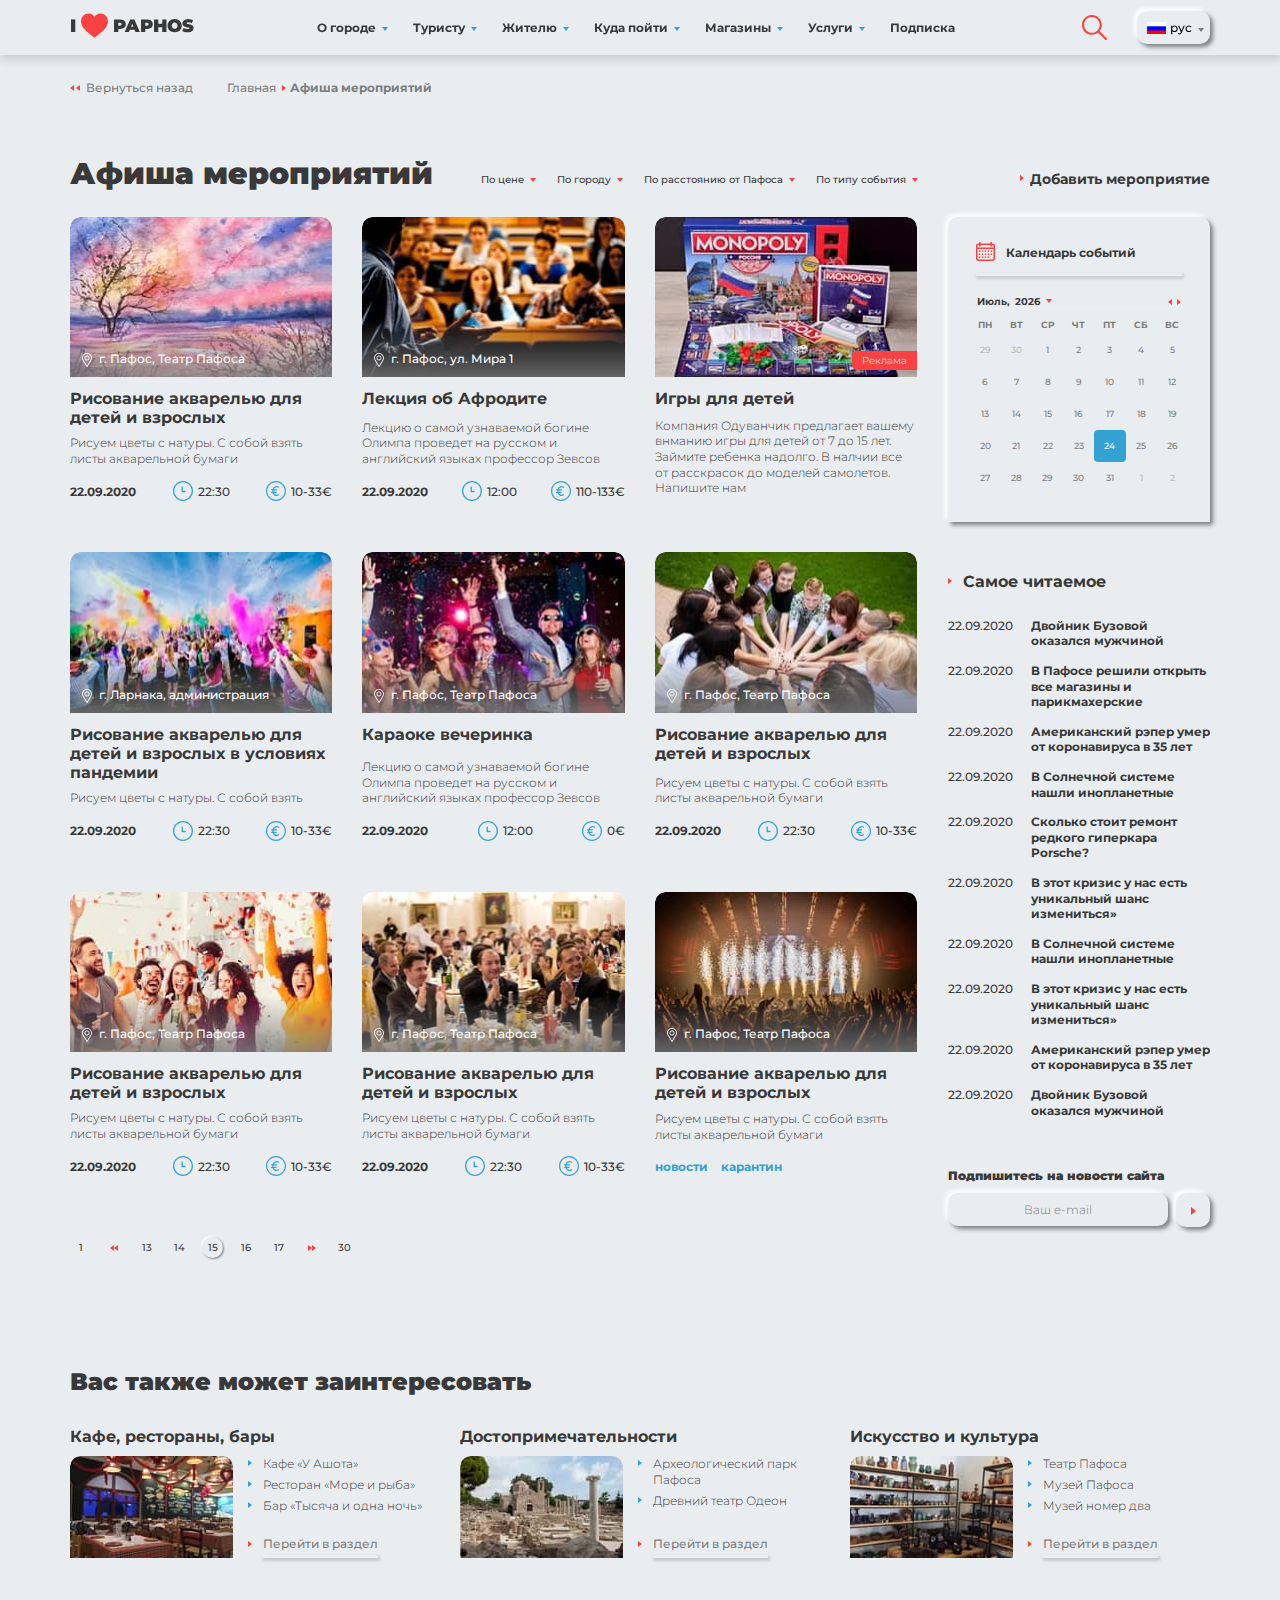
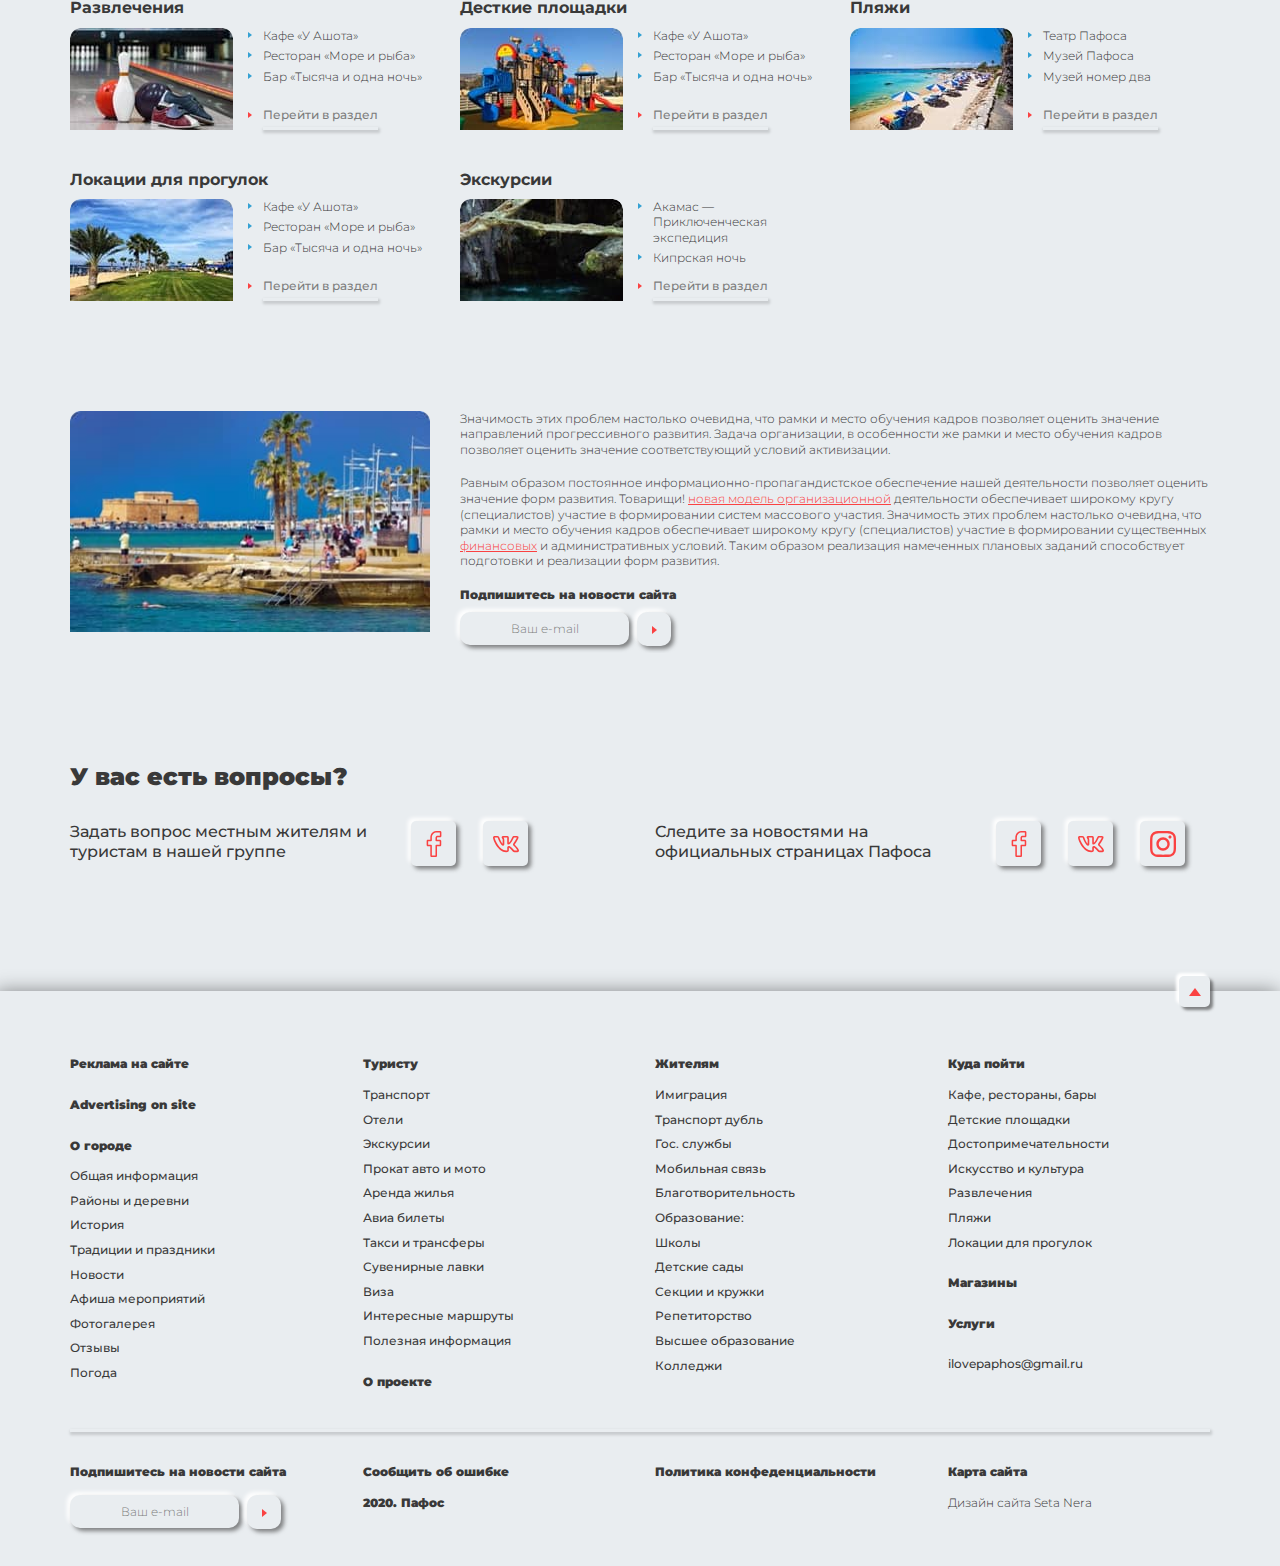
<file: events.html>
<!DOCTYPE html>
<html lang="ru">
<head>
	<meta http-equiv="Content-Type" content="text/html; charset=utf-8" />
	<meta name="format-detection" content="telephone=no">
	<meta name="viewport" content="width=device-width, initial-scale=1, user-scalable=no, maximum-scale=1">
	<link rel="icon" type="image/png" href="img/favicon.png" />
	<title> - Каталог</title>
	<link rel="stylesheet" type="text/css" href="css/style.css" />
	<link rel="stylesheet" type="text/css" href="css/slick.css" />
	<link rel="stylesheet" type="text/css" href="css/magnific-popup.css" />
	<link rel="stylesheet" type="text/css" href="css/datepicker.min.css" />
	
	<link href="https://fonts.googleapis.com/css2?family=Montserrat:ital,wght@0,300;0,400;0,500;0,600;0,700;0,800;0,900;1,300;1,400;1,500;1,600;1,700;1,800;1,900&display=swap" rel="stylesheet">

</head>
<body class="loaded ">


<!-- BEGIN BODY -->
<div class="main-wrapper" id="up">

	<!-- BEGIN HEADER -->
	<header class="header">
		<div class="container ">
			<a href="#" class="mm-toggle burger header__burger">
				<div class="burger__icon"></div>
			</a>
			<a href="#" class="header__logo logo">
				<span class="logo__text">I<svg class="icon icon-heart"><use xlink:href="img/sprite.svg#heart"></use></svg>PAPHOS</span>
			</a>
			<div class="mobile-navbar ">
				<div class="mobile-navbar__container">
					<div class="mobile-navbar__header">
						<div class="mobile-navbar__close mm-toggle"></div>
					</div>
					<div class="mobile-navbar__main">
						<ul class="main-menu">
							<li class="main-menu__item mm-item">
								<a href="#" class="main-menu__link">О городе</a>
								<ul class="mm-menu">
									<li><a href="#">Транспорт</a></li>
									<li><a href="#">Отели</a></li>
									<li><a href="#">Интересные маршруты</a></li>
									<li><a href="#">Прокат авто и мото</a></li>
								</ul>
							</li>
							<li class="main-menu__item mm-item">
								<a href="#" class="main-menu__link">Туристу</a>
								<ul class="mm-menu">
									<li><a href="#">Транспорт</a></li>
									<li><a href="#">Отели</a></li>
									<li><a href="#">Интересные маршруты</a></li>
									<li><a href="#">Прокат авто и мото</a></li>
								</ul>
							</li>
							<li class="main-menu__item mm-item">
								<a href="#" class="main-menu__link">Жителю</a>
								<ul class="mm-menu">
									<li><a href="#">Транспорт</a></li>
									<li><a href="#">Отели</a></li>
									<li><a href="#">Интересные маршруты</a></li>
									<li><a href="#">Прокат авто и мото</a></li>
								</ul>
							</li>
							<li class="main-menu__item mm-item">
								<a href="#" class="main-menu__link">Куда пойти</a>
								<ul class="mm-menu">
									<li><a href="#">Транспорт</a></li>
									<li><a href="#">Отели</a></li>
									<li><a href="#">Интересные маршруты</a></li>
									<li><a href="#">Прокат авто и мото</a></li>
								</ul>
							</li>
							<li class="main-menu__item mm-item">
								<a href="#" class="main-menu__link">Магазины</a>
								<ul class="mm-menu">
									<li><a href="#">Транспорт</a></li>
									<li><a href="#">Отели</a></li>
									<li><a href="#">Интересные маршруты</a></li>
									<li><a href="#">Прокат авто и мото</a></li>
								</ul>
							</li>
							<li class="main-menu__item mm-item">
								<a href="#" class="main-menu__link">Услуги</a>
								<ul class="mm-menu">
									<li><a href="#">Транспорт</a></li>
									<li><a href="#">Отели</a></li>
									<li><a href="#">Интересные маршруты</a></li>
									<li><a href="#">Прокат авто и мото</a></li>
								</ul>
							</li>
							<li class="main-menu__item "><a href="#popup-subscribe" class="main-menu__link open-popup">Подписка</a></li>
						</ul>
					</div>
				
				</div>
				<div class="mobile-navbar__overlay mm-toggle"></div>
			</div>
	
			<div class="search-int">
				<button type="button" class="search-button open-search"><svg class="icon icon-loupe"><use xlink:href="img/sprite.svg#loupe"></use></svg></button>
				<div class="search-int__block">
					<input type="text" placeholder="Поиск" class="search-int__input">
				</div>
			</div>
	
			<div class="lang">
				<button class="lang__button">
					<img src="img/lang-rus.png" alt="">
					<span>рус</span>
				</button>
				<ul class="lang__list" >
					<li><a href="#"><img src="img/lang-rus.png" alt=""> <span>рус</span></a></li>
					<li><a href="#"><img src="img/lang-eng.png" alt=""> <span>eng</span></a></li>
					<li><a href="#"><img src="img/lang-3.png" alt=""> <span>gre</span></a></li>
				</ul>
			</div>
			
		</div>
		
		
	</header>
	
	
	<div class="fix-menu">
		<div class="container">
			<div class="fix-menu__button">
				<a href="#" class="btn-g open-nav"><svg class="icon icon--l icon--info icon-grid"><use xlink:href="img/sprite.svg#grid"></use></svg>Каталог</a>
				<a href="#" class="btn-g btn-g--icon open-filter"><svg class="icon icon--info icon-filter"><use xlink:href="img/sprite.svg#filter"></use></svg></a>
			</div>
	
			<div class="fix-nav">
				<ul class="ct-menu">
					<li class="ct-menu__item ct-item">
						<a href="#" class="ct-menu__link">Мастера по ремонту</a>
						<ul>
							<li><a href="#">Мыло</a></li>
							<li><a href="#">Средства для волос</a></li>
						</ul>
					</li>
					<li class="ct-menu__item ct-item">
						<a href="#" class="ct-menu__link">Мастера красоты</a>
						<ul >
							<li><a href="#">Косметолог</a></li>
							<li><a href="#">Татуаж</a></li>
							<li><a href="#">Тату</a></li>
							<li><a href="#">Эпиляция</a></li>
							<li><a href="#">Стилист</a></li>
							<li><a href="#">Массажист</a></li>
							<li><a href="#">Парикхмахер</a></li>
							<li class="is-active"><a href="#">Маникюр, педикюр</a></li>
							<li><a href="#">Визажист</a></li>
							<li><a href="#">Брови</a></li>
							<li><a href="#">Ресницы</a></li>
						</ul>
					</li>
					<li class="ct-menu__item ct-item">
						<a href="#" class="ct-menu__link ">Медицина</a>
						<ul>
							<li><a href="#">Мыло</a></li>
							<li><a href="#">Средства для волос</a></li>
						</ul>
					</li>
					<li class="ct-menu__item ct-item">
						<a href="#" class="ct-menu__link ">Секции</a>
						<ul>
							<li><a href="#">Мыло</a></li>
							<li><a href="#">Средства для волос</a></li>
						</ul>
					</li>
					<li class="ct-menu__item ct-item">
						<a href="#" class="ct-menu__link ">Репетиторы, тренеры</a>
						<ul>
							<li><a href="#">Мыло</a></li>
							<li><a href="#">Средства для волос</a></li>
						</ul>
					</li>
					<li class="ct-menu__item ct-item">
						<a href="#" class="ct-menu__link ">Домашние услуги</a>
						<ul>
							<li><a href="#">Мыло</a></li>
							<li><a href="#">Средства для волос</a></li>
						</ul>
					</li>
					<li class="ct-menu__item">
						<a href="#" class="ct-menu__link ">Домашние животные</a>
					</li>
					<li class="ct-menu__item">
						<a href="#" class="ct-menu__link ">Транспорт</a>
					</li>
					<li class="ct-menu__item">
						<a href="#" class="ct-menu__link ">Артисты</a>
					</li>
					<li class="ct-menu__item ct-item">
						<a href="#" class="ct-menu__link ">Разные услуги</a>
						<ul>
							<li><a href="#">Наружная реклама, полиграфия</a></li>
							<li><a href="#">Жидкость для эл.сигарет, испарители</a></li>
						</ul>
					</li>
					<li class="ct-menu__item">
						<a href="#" class="ct-menu__link ">Мастера по установке оборудования</a>
					</li>
				</ul>
			</div>
			<div class="fix-filter">
				<div class="ct-filter">
					<div class="map-link-wrap">
						<a href="#" class="map-link">Посмотреть всех на карте</a>
					</div>
					<ul class="ct-filter-menu">
						<li class="ct-filter-item">
							<a href="#">По рейтингу</a>
							<ul>
								<li class="ct-filter-option"><a href="#">Сначала высокий</a></li>
								<li class="ct-filter-option"><a href="#">Сначала низкий</a></li>
							</ul>
						</li>
	
						<li class="ct-filter-item">
							<a href="#">По дате добавления</a>
							<ul>
								<li class="ct-filter-option"><a href="#">Сначала дешевые</a></li>
								<li class="ct-filter-option"><a href="#">Сначала дорогие</a></li>
							</ul>
						</li>
						<li class="ct-filter-item">
							<a href="#">Выбрать язык специалиста</a>
							<ul>
								<li class="ct-filter-option"><a href="#">Сначала высокий</a></li>
								<li class="ct-filter-option"><a href="#">Сначала низкий</a></li>
							</ul>
						</li>
						<li class="ct-filter-item">
							<a href="#">Выбрать район</a>
							<ul>
								<li class="ct-filter-option"><a href="#">Сначала высокий</a></li>
								<li class="ct-filter-option"><a href="#">Сначала низкий</a></li>
							</ul>
						</li>
	
						<li>
							<label class="checkbox">
								<input type="checkbox">
								<span class="checkbox__text">Показывать только с отзывами</span>
								<span class="checkbox__figure"></span>
							</label>
							
						</li>
					</ul>
				</div>
			</div>
			
		</div>
	</div>
	<!-- HEADER EOF   -->

	<!-- BEGIN MAIN -->
	<main class="main">
		<div class="container">
			<div class="breadcrumbs hidden-sm">
				<a href="#" class="breadcrumbs__back">Вернуться назад</a>
				<ul class="breadcrumbs__list">
					<li><a href="#">Главная</a></li>
					<li><span>Афиша мероприятий</span></li>
				</ul>
			</div>
			<div class="main-content">
				<div class="row ">
					<div class="col-xl-9 col-lg-8">
						<div class="main-content__head">
							<h1 class="title">Афиша мероприятий</h1>
							<div class="sorting">
								<ul class="sorting-nav">
									<li class="sorting-nav__item">
										<div class="dropdown">
											<a href="#" class="dropdown-button">По цене</a>
											<ul class="dropdown-menu">
												<li class="is-active">По цене</li>
												<li>По рейтингу</li>
											</ul>
										</div>
									</li>
									<li class="sorting-nav__item">
										<div class="dropdown">
											<a href="#" class="dropdown-button">По городу</a>
											<ul class="dropdown-menu">
												<li>По районам</li>
												<li class="is-active">По городу</li>
											</ul>
										</div>
									</li>
									<li class="sorting-nav__item">
										<div class="dropdown">
											<a href="#" class="dropdown-button">По расстоянию от Пафоса</a>
											<ul class="dropdown-menu">
												<li class="is-active">По расстоянию от Пафоса</li>
												<li>По расстоянию от 3</li>
											</ul>
										</div>
									</li>
									<li class="sorting-nav__item">
										<div class="dropdown">
											<a href="#" class="dropdown-button">По типу события</a>
											<ul class="dropdown-menu">
												<li class="is-active">По типу события</li>
												<li>По типу события 2</li>
												<li>По типу события 3</li>
											</ul>
										</div>
									</li>
								</ul>
							</div>
						</div>
					</div>
					<div class="col-xl-3 col-lg-4">
						<div class="sd-list">
							<ul class="list">
								<li><a href="#"><strong>Добавить мероприятие</strong></a></li>
							</ul>
						</div>
					</div>
				</div>
				
				
				<div class="row">
					<!-- BEGIN CONTENT -->
					<div class="col-xl-9 col-lg-8 ">
						<div class="row news-wrap">
							<div class="col-xl-4 col-sm-6 news-wrap__item">
								<div class="news-inner">
									<div class="news-inner__img">
										<a href="#"><img src="img/a-img-1.jpg" alt=""></a>
										<div class="news-inner__st-cover"><span class="marker"><svg class="icon icon-pin"><use xlink:href="img/sprite.svg#pin"></use></svg>г. Пафос, Театр Пафоса</span></div>
									</div>
									<h6 class="news-inner__title"><a href="#">Рисование акварелью для детей и взрослых</a></h6>
									<p>Рисуем цветы с натуры. С собой взять листы акварельной бумаги</p>

									<div class="news-inner__grid">
										<span class="date">22.09.2020</span>
										<span class="time"><svg class="icon icon-minute"><use xlink:href="img/sprite.svg#minute"></use></svg>22:30</span>
										<span class="price"><svg class="icon icon-euro"><use xlink:href="img/sprite.svg#euro"></use></svg>10-33€ </span>
										
									</div>
								</div>
							</div>
							<div class="col-xl-4 col-sm-6 news-wrap__item">
								<div class="news-inner">
									<div class="news-inner__img">
										<a href="#"><img src="img/a-img-2.jpg" alt=""></a>
										<div class="news-inner__st-cover"><span class="marker"><svg class="icon icon-pin"><use xlink:href="img/sprite.svg#pin"></use></svg>г. Пафос, ул. Мира 1</span></div>
									</div>
									<h6 class="news-inner__title"><a href="#">Лекция об Афродите</a></h6>
									<p>Лекцию о самой узнаваемой богине Олимпа проведет на русском и английский языках профессор Зевсов </p>

									<div class="news-inner__grid">
										<span class="date">22.09.2020</span>
										<span class="time"><svg class="icon icon-minute"><use xlink:href="img/sprite.svg#minute"></use></svg>12:00</span>
										<span class="price"><svg class="icon icon-euro"><use xlink:href="img/sprite.svg#euro"></use></svg>110-133€ </span>
										
									</div>
								</div>
							</div>
							<div class="col-xl-4 col-sm-6 news-wrap__item">
								<div class="banner-card">
									<div class="banner-card__img">
										<a href="#"><img src="img/a-img-3.jpg" alt=""></a>
										<span class="banner-card__sticker">Реклама</span>
									</div>
									<div class="banner-card__title"><a href="#">Игры для детей </a></div>
									<div class="banner-card__text">Компания Одуванчик предлагает вашему внманию игры для детей от 7 до 15 лет. Займите ребенка надолго. В налчии все от расскрасок до моделей самолетов. Напишите нам</div>
								</div>
							</div>
							<div class="col-xl-4 col-sm-6 news-wrap__item">
								<div class="news-inner">
									<div class="news-inner__img">
										<a href="#"><img src="img/a-img-4.jpg" alt=""></a>
										<div class="news-inner__st-cover"><span class="marker"><svg class="icon icon-pin"><use xlink:href="img/sprite.svg#pin"></use></svg>г. Ларнака, администрация</span></div>
									</div>
									<h6 class="news-inner__title"><a href="#">Рисование акварелью для детей и взрослых в условиях пандемии</a></h6>
									<p>Рисуем цветы с натуры. С собой взять </p>

									<div class="news-inner__grid">
										<span class="date">22.09.2020</span>
										<span class="time"><svg class="icon icon-minute"><use xlink:href="img/sprite.svg#minute"></use></svg>22:30</span>
										<span class="price"><svg class="icon icon-euro"><use xlink:href="img/sprite.svg#euro"></use></svg>10-33€ </span>
										
									</div>
								</div>
							</div>
							<div class="col-xl-4 col-sm-6 news-wrap__item">
								<div class="news-inner">
									<div class="news-inner__img">
										<a href="#"><img src="img/a-img-5.jpg" alt=""></a>
										<div class="news-inner__st-cover"><span class="marker"><svg class="icon icon-pin"><use xlink:href="img/sprite.svg#pin"></use></svg>г. Пафос, Театр Пафоса</span></div>
									</div>
									<h6 class="news-inner__title"><a href="#">Караоке вечеринка</a></h6>
									<p>Лекцию о самой узнаваемой богине Олимпа проведет на русском и английский языках профессор Зевсов</p>

									<div class="news-inner__grid">
										<span class="date">22.09.2020</span>
										<span class="time"><svg class="icon icon-minute"><use xlink:href="img/sprite.svg#minute"></use></svg>12:00</span>
										<span class="price"><svg class="icon icon-euro"><use xlink:href="img/sprite.svg#euro"></use></svg>0€ </span>
										
									</div>
								</div>
							</div>
							<div class="col-xl-4 col-sm-6 news-wrap__item">
								<div class="news-inner">
									<div class="news-inner__img">
										<a href="#"><img src="img/a-img-6.jpg" alt=""></a>
										<div class="news-inner__st-cover"><span class="marker"><svg class="icon icon-pin"><use xlink:href="img/sprite.svg#pin"></use></svg>г. Пафос, Театр Пафоса</span></div>
									</div>
									<h6 class="news-inner__title"><a href="#">Рисование акварелью для детей и взрослых</a></h6>
									<p>Рисуем цветы с натуры. С собой взять листы акварельной бумаги</p>

									<div class="news-inner__grid">
										<span class="date">22.09.2020</span>
										<span class="time"><svg class="icon icon-minute"><use xlink:href="img/sprite.svg#minute"></use></svg>22:30</span>
										<span class="price"><svg class="icon icon-euro"><use xlink:href="img/sprite.svg#euro"></use></svg>10-33€ </span>
										
									</div>
								</div>
							</div>
							<div class="col-xl-4 col-sm-6 news-wrap__item">
								<div class="news-inner">
									<div class="news-inner__img">
										<a href="#"><img src="img/a-img-7.jpg" alt=""></a>
										<div class="news-inner__st-cover"><span class="marker"><svg class="icon icon-pin"><use xlink:href="img/sprite.svg#pin"></use></svg>г. Пафос, Театр Пафоса</span></div>
									</div>
									<h6 class="news-inner__title"><a href="#">Рисование акварелью для детей и взрослых</a></h6>
									<p>Рисуем цветы с натуры. С собой взять листы акварельной бумаги</p>

									<div class="news-inner__grid">
										<span class="date">22.09.2020</span>
										<span class="time"><svg class="icon icon-minute"><use xlink:href="img/sprite.svg#minute"></use></svg>22:30</span>
										<span class="price"><svg class="icon icon-euro"><use xlink:href="img/sprite.svg#euro"></use></svg>10-33€ </span>
										
									</div>
								</div>
							</div>
							<div class="col-xl-4 col-sm-6 news-wrap__item">
								<div class="news-inner">
									<div class="news-inner__img">
										<a href="#"><img src="img/a-img-8.jpg" alt=""></a>
										<div class="news-inner__st-cover"><span class="marker"><svg class="icon icon-pin"><use xlink:href="img/sprite.svg#pin"></use></svg>г. Пафос, Театр Пафоса</span></div>
									</div>
									<h6 class="news-inner__title"><a href="#">Рисование акварелью для детей и взрослых</a></h6>
									<p>Рисуем цветы с натуры. С собой взять листы акварельной бумаги</p>

									<div class="news-inner__grid">
										<span class="date">22.09.2020</span>
										<span class="time"><svg class="icon icon-minute"><use xlink:href="img/sprite.svg#minute"></use></svg>22:30</span>
										<span class="price"><svg class="icon icon-euro"><use xlink:href="img/sprite.svg#euro"></use></svg>10-33€ </span>
										
									</div>
								</div>
							</div>
							<div class="col-xl-4 col-sm-6 news-wrap__item">
								<div class="news-inner">
									<div class="news-inner__img">
										<a href="#"><img src="img/a-img-9.jpg" alt=""></a>
										<div class="news-inner__st-cover"><span class="marker"><svg class="icon icon-pin"><use xlink:href="img/sprite.svg#pin"></use></svg>г. Пафос, Театр Пафоса</span></div>
									</div>
									<h6 class="news-inner__title"><a href="#">Рисование акварелью для детей и взрослых</a></h6>
									<p>Рисуем цветы с натуры. С собой взять листы акварельной бумаги</p>

									<div class="news-inner__grid">
										<div class="tags">
											<a href="#" class="tag">новости</a>
											<a href="#" class="tag">карантин</a>
										</div>
										
									</div>
								</div>
							</div>
						</div>
						<div class="box-paging">
							<ul class="paging-list">
								<li class="paging-list__item ">
									<a href="#" class="paging-list__link ">1</a>
								</li>
								<li class="paging-list__item paging-prev">
									<a href="#" class="paging-list__link"></a>
								</li>
								<li class="paging-list__item">
									<a href="#" class="paging-list__link">13</a>
								</li>
								<li class="paging-list__item">
									<a href="#" class="paging-list__link">14</a>
								</li>
								<li class="paging-list__item">
									<a href="#" class="paging-list__link is-active">15</a>
								</li>
								<li class="paging-list__item">
									<a href="#" class="paging-list__link">16</a>
								</li>
								<li class="paging-list__item">
									<a href="#" class="paging-list__link">17</a>
								</li>
								<li class="paging-list__item paging-next">
									<a href="#" class="paging-list__link"></a>
								</li>
								<li class="paging-list__item">
									<a href="#" class="paging-list__link">30</a>
								</li>
							</ul>
						</div>
					</div>
					<!-- CONTENT EOF   -->
				
					<!-- BEGIN SIDEBAR -->
					<div class="col-xl-3 col-lg-4 sidebar">
						<div class="calendar">
							<div class="calendar__title"><svg class="icon icon-calendar"><use xlink:href="img/sprite.svg#calendar"></use></svg>Календарь событий</div>
							<div class="datepicker-here"></div>
						</div>

						<div class="widjet-block">
							<div class="widjet-block__title">Самое читаемое</div>
							<ul class="news-list">
								<li class="news-list__item">
									<div class="news-list__date">22.09.2020</div>
									<div class="news-list__title"><a href="#">Двойник Бузовой оказался мужчиной</a></div>
								</li>
								<li class="news-list__item">
									<div class="news-list__date">22.09.2020</div>
									<div class="news-list__title"><a href="#">В Пафосе решили открыть все магазины и парикмахерские</a></div>
								</li>
								<li class="news-list__item">
									<div class="news-list__date">22.09.2020</div>
									<div class="news-list__title"><a href="#">Американский рэпер умер от коронавируса в 35 лет</a></div>
								</li>
								<li class="news-list__item">
									<div class="news-list__date">22.09.2020</div>
									<div class="news-list__title"><a href="#">В Солнечной системе нашли инопланетные</a></div>
								</li>
								<li class="news-list__item">
									<div class="news-list__date">22.09.2020</div>
									<div class="news-list__title"><a href="#">Сколько стоит ремонт редкого гиперкара Porsche?</a></div>
								</li>
								<li class="news-list__item">
									<div class="news-list__date">22.09.2020</div>
									<div class="news-list__title"><a href="#">В этот кризис у нас есть уникальный шанс измениться»</a></div>
								</li>
								<li class="news-list__item">
									<div class="news-list__date">22.09.2020</div>
									<div class="news-list__title"><a href="#">В Солнечной системе нашли инопланетные</a></div>
								</li>
								<li class="news-list__item">
									<div class="news-list__date">22.09.2020</div>
									<div class="news-list__title"><a href="#">В этот кризис у нас есть уникальный шанс измениться»</a></div>
								</li>
								<li class="news-list__item">
									<div class="news-list__date">22.09.2020</div>
									<div class="news-list__title"><a href="#">Американский рэпер умер от коронавируса в 35 лет</a></div>
								</li>
								<li class="news-list__item">
									<div class="news-list__date">22.09.2020</div>
									<div class="news-list__title"><a href="#">Двойник Бузовой оказался мужчиной</a></div>
								</li>
							</ul>
						</div>

						<div class="widjet-block">
							<div class="hh-title">Подпишитесь на новости сайта</div>
							<div class="subscribe">
								<form action="#" class="subscribe-form">
									<input type="text" placeholder="Ваш e-mail" class="subscribe-form__input">
									<button class="subscribe-form__button"></button>
								</form>
							</div>
						</div>
					</div>
					<!-- SIDEBAR EOF   -->
				</div>
				
				<!-- BEGIN interested  -->
				<div class="section">
					<div class="section__head"><h2 class="section__title">Вас также может заинтересовать</h2></div>
					<div class="row interesting-wrap">
						<div class="col-xl-4 col-sm-6 interesting-wrap__item">
							<div class="interesting-inner">
								<h6 class="interesting-inner__title"><a href="#">Кафе, рестораны, бары</a></h6>
								<div class="interesting-inner__body">
									<div class="interesting-inner__img"><a href="#"><img src="img/int-img-21.jpg" alt=""></a></div>
									<div class="interesting-inner__content">
										<ul class="interesting-inner__list">
											<li><a href="#">Кафе «У Ашота»</a></li>
											<li><a href="#">Ресторан «Море и рыба»</a></li>
											<li><a href="#">Бар «Тысяча и одна ночь»</a></li>
										</ul>
										<div class="sec-link">
											<a href="#" class="under-link"><span>Перейти в раздел</span></a>
										</div>
									</div>
								</div>
							</div>
						</div>
						<div class="col-xl-4 col-sm-6 interesting-wrap__item">
							<div class="interesting-inner">
								<h6 class="interesting-inner__title"><a href="#">Достопримечательности</a></h6>
								<div class="interesting-inner__body">
									<div class="interesting-inner__img"><a href="#"><img src="img/int-img-22.jpg" alt=""></a></div>
									<div class="interesting-inner__content">
										<ul class="interesting-inner__list">
											<li><a href="#">Археологический парк Пафоса</a></li>
											<li><a href="#">Древний театр Одеон</a></li>
											
										</ul>
										<div class="sec-link">
											<a href="#" class="under-link"><span>Перейти в раздел</span></a>
										</div>
									</div>
								</div>
							</div>
						</div>
						<div class="col-xl-4 col-sm-6 interesting-wrap__item">
							<div class="interesting-inner">
								<h6 class="interesting-inner__title"><a href="#">Искусство и культура</a></h6>
								<div class="interesting-inner__body">
									<div class="interesting-inner__img"><a href="#"><img src="img/int-img-23.jpg" alt=""></a></div>
									<div class="interesting-inner__content">
										<ul class="interesting-inner__list">
											<li><a href="#">Театр Пафоса</a></li>
											<li><a href="#">Музей Пафоса</a></li>
											<li><a href="#">Музей номер два</a></li>
										</ul>
										<div class="sec-link">
											<a href="#" class="under-link"><span>Перейти в раздел</span></a>
										</div>
									</div>
								</div>
							</div>
						</div>
						<div class="col-xl-4 col-sm-6 interesting-wrap__item">
							<div class="interesting-inner">
								<h6 class="interesting-inner__title"><a href="#">Развлечения</a></h6>
								<div class="interesting-inner__body">
									<div class="interesting-inner__img"><a href="#"><img src="img/int-img-24.jpg" alt=""></a></div>
									<div class="interesting-inner__content">
										<ul class="interesting-inner__list">
											<li><a href="#">Кафе «У Ашота»</a></li>
											<li><a href="#">Ресторан «Море и рыба»</a></li>
											<li><a href="#">Бар «Тысяча и одна ночь»</a></li>
										</ul>
										<div class="sec-link">
											<a href="#" class="under-link"><span>Перейти в раздел</span></a>
										</div>
									</div>
								</div>
							</div>
						</div>
						<div class="col-xl-4 col-sm-6 interesting-wrap__item">
							<div class="interesting-inner">
								<h6 class="interesting-inner__title"><a href="#">Десткие площадки</a></h6>
								<div class="interesting-inner__body">
									<div class="interesting-inner__img"><a href="#"><img src="img/int-img-25.jpg" alt=""></a></div>
									<div class="interesting-inner__content">
										<ul class="interesting-inner__list">
											<li><a href="#">Кафе «У Ашота»</a></li>
											<li><a href="#">Ресторан «Море и рыба»</a></li>
											<li><a href="#">Бар «Тысяча и одна ночь»</a></li>
										</ul>
										<div class="sec-link">
											<a href="#" class="under-link"><span>Перейти в раздел</span></a>
										</div>
									</div>
								</div>
							</div>
						</div>
						<div class="col-xl-4 col-sm-6 interesting-wrap__item">
							<div class="interesting-inner">
								<h6 class="interesting-inner__title"><a href="#">Пляжи</a></h6>
								<div class="interesting-inner__body">
									<div class="interesting-inner__img"><a href="#"><img src="img/int-img-26.jpg" alt=""></a></div>
									<div class="interesting-inner__content">
										<ul class="interesting-inner__list">
											<li><a href="#">Театр Пафоса</a></li>
											<li><a href="#">Музей Пафоса</a></li>
											<li><a href="#">Музей номер два</a></li>
										</ul>
										<div class="sec-link">
											<a href="#" class="under-link"><span>Перейти в раздел</span></a>
										</div>
									</div>
								</div>
							</div>
						</div>
						<div class="col-xl-4 col-sm-6 interesting-wrap__item">
							<div class="interesting-inner">
								<h6 class="interesting-inner__title"><a href="#">Локации для прогулок</a></h6>
								<div class="interesting-inner__body">
									<div class="interesting-inner__img"><a href="#"><img src="img/int-img-27.jpg" alt=""></a></div>
									<div class="interesting-inner__content">
										<ul class="interesting-inner__list">
											<li><a href="#">Кафе «У Ашота»</a></li>
											<li><a href="#">Ресторан «Море и рыба»</a></li>
											<li><a href="#">Бар «Тысяча и одна ночь»</a></li>
										</ul>
										<div class="sec-link">
											<a href="#" class="under-link"><span>Перейти в раздел</span></a>
										</div>
									</div>
								</div>
							</div>
						</div>
						<div class="col-xl-4 col-sm-6 interesting-wrap__item">
							<div class="interesting-inner">
								<h6 class="interesting-inner__title"><a href="#">Экскурсии</a></h6>
								<div class="interesting-inner__body">
									<div class="interesting-inner__img"><a href="#"><img src="img/int-img-28.jpg" alt=""></a></div>
									<div class="interesting-inner__content">
										<ul class="interesting-inner__list">
											<li><a href="#">Акамас — Приключенческая экспедиция</a></li>
											<li><a href="#">Кипрская ночь</a></li>
											
										</ul>
										<div class="sec-link">
											<a href="#" class="under-link"><span>Перейти в раздел</span></a>
										</div>
									</div>
								</div>
							</div>
						</div>
					</div>
					<div class="slick-nav visible-sm">
						<div class="interesting-wrap-nav slick-nav__wrap"></div>
					</div>
				</div>
				<!-- interested  EOF   -->


				<!-- BEGIN CARD WEEK -->
				<div class="section">
					<div class="article">
						<div class="row">
							<div class="col-lg-4">
								<div class="img">
									<img src="img/cr2.jpg" alt="">
								</div>
							</div>
							<div class="col-lg-8">
								<div  class="size-sm font-300">
									<p>Значимость этих проблем настолько очевидна, что рамки и место обучения кадров позволяет оценить значение направлений прогрессивного развития. Задача организации, в особенности же рамки и место обучения кадров позволяет оценить значение соответствующий условий активизации.</p>

									<p>Равным образом постоянное информационно-пропагандистское обеспечение нашей деятельности позволяет оценить значение форм развития. Товарищи! <a href="#">новая модель организационной</a> деятельности обеспечивает широкому кругу (специалистов) участие в формировании систем массового участия. Значимость этих проблем настолько очевидна, что рамки и место обучения кадров обеспечивает широкому кругу (специалистов) участие в формировании существенных <a href="#">финансовых</a> и административных условий. Таким образом реализация намеченных плановых заданий способствует подготовки и реализации форм развития.</p>
								</div>
								<div class="hh-title">Подпишитесь на новости сайта</div>
								<div class="subscribe">
									<form action="#" class="subscribe-form">
										<input type="text" placeholder="Ваш e-mail" class="subscribe-form__input">
										<button class="subscribe-form__button"></button>
									</form>
								</div>
							</div>
						</div>
					</div>
				</div>
				<!-- NEWS SLIDER EOF   -->

				<!-- BEGIN there are questions -->
				<section class="section">
					<div class="section__head"><h2 class="section__title">У вас есть вопросы?</h2></div>
					<div class="row">
						<div class="col-md-6">
							<div class="row align-items-center">
								<div class="col-xl-7">
									<p class="font-500 size-lg">Задать вопрос местным жителям и туристам в нашей группе</p>
								</div>
								<div class="col-xl-5">
									<div class="social social--xl">
										<a href="#" class="social__btn"><svg class="icon icon-facebook"><use xlink:href="img/sprite.svg#facebook"></use></svg></a>
										<a href="#" class="social__btn"><svg class="icon icon-vk"><use xlink:href="img/sprite.svg#vk"></use></svg></a>
									</div>
								</div>
							</div>
						</div>
						<div class="col-md-6">
							<div class="row align-items-center">
								<div class="col-xl-7">
									<p class="font-500 size-lg">Следите за новостями на официальных страницах Пафоса</p>
								</div>
								<div class="col-xl-5">
									<div class="social social--xl">
										<a href="#" class="social__btn"><svg class="icon icon-facebook"><use xlink:href="img/sprite.svg#facebook"></use></svg></a>
										<a href="#" class="social__btn"><svg class="icon icon-vk"><use xlink:href="img/sprite.svg#vk"></use></svg></a>
										<a href="#" class="social__btn"><svg class="icon icon-instagram"><use xlink:href="img/sprite.svg#instagram"></use></svg></a>
									</div>
								</div>
							</div>
						</div>
					</div>
				</section>
				<!-- there are questions EOF   -->
			</div>
		</div>
		
	</main>
	<!-- MAIN EOF   -->
		
	<!-- BEGIN FOOTER -->
	<footer class="footer">
		<div class="footer__top">
			<div class="container">
				<div class="row">
					<div class="col-md-3 col-6 footer__item">
						<div class="footer__title"><a href="#">Реклама на сайте</a></div>
						<div class="footer__title mtb-20"><a href="#">Advertising on site</a></div>
						<div class="footer__title">О городе</div>
	
						<ul class="footer-menu">
							<li><a href="#">Общая информация</a></li>
							<li><a href="#">Районы и деревни</a></li>
							<li><a href="#">История</a></li>
							<li><a href="#">Традиции и праздники</a></li>
							<li><a href="#">Новости</a></li>
							<li><a href="#">Афиша мероприятий</a></li>
							<li><a href="#">Фотогалерея</a></li>
							<li><a href="#">Отзывы</a></li>
							<li><a href="#">Погода</a></li>
						</ul>
					</div>
					<div class="col-md-3 col-6 footer__item ">
						<div class="footer__title">Туристу</div>
						<ul class="footer-menu">
							<li><a href="#">Транспорт</a></li>
							<li><a href="#">Отели</a></li>
							<li><a href="#">Экскурсии</a></li>
							<li><a href="#">Прокат авто и мото</a></li>
							<li><a href="#">Аренда жилья</a></li>
							<li><a href="#">Авиа билеты</a></li>
							<li><a href="#">Такси и трансферы </a></li>
							<li><a href="#">Сувенирные лавки</a></li>
							<li><a href="#">Виза</a></li>
							<li><a href="#">Интересные маршруты</a></li>
							<li><a href="#">Полезная информация</a></li>
						</ul>
						<div class="footer__title mtb-20"><a href="#">О проекте</a></div>
					</div>
					<div class="col-md-3 col-6 footer__item ">
						<div class="footer__title">Жителям</div>
						<ul class="footer-menu">
							<li><a href="#">Имиграция</a></li>
							<li><a href="#">Транспорт дубль </a></li>
							<li><a href="#">Гос. службы</a></li>
							<li><a href="#">Мобильная связь</a></li>
							<li><a href="#">Благотворительность</a></li>
							<li><a href="#">Образование:</a></li>
							<li><a href="#">Школы</a></li>
							<li><a href="#">Детские сады</a></li>
							<li><a href="#">Секции и кружки</a></li>
							<li><a href="#">Репетиторство</a></li>
							<li><a href="#">Высшее образование</a></li>
							<li><a href="#">Колледжи</a></li>
						</ul>
					
					</div>
					<div class="col-md-3 col-6 footer__item ">
						<div class="footer__title">Куда пойти</div>
						<ul class="footer-menu">
							<li><a href="#">Кафе, рестораны, бары</a></li>
							<li><a href="#">Детские площадки</a></li>
							<li><a href="#">Достопримечательности</a></li>
							<li><a href="#">Искусство и культура </a></li>
							<li><a href="#">Развлечения</a></li>
							<li><a href="#">Пляжи</a></li>
							<li><a href="#">Локации для прогулок</a></li>
						</ul>
						<div class="footer__title mtb-20"><a href="#">Магазины</a></div>
						<div class="footer__title mtb-20"><a href="#">Услуги</a></div>
	
						
						<ul class="footer-menu">
							<li><a href="maito:ilovepaphos@gmail.ru">ilovepaphos@gmail.ru</a></li>
						</ul>
					</div>
				</div>
	
				<a href="#up" class="up btn-g btn-g--icon anchor"></a>
			</div>
		</div>
		<div class="footer__bottom">
			<div class="container">
				<div class="row">
					<div class="col-md-3 footer__subscribe">
						<div class="footer__title">Подпишитесь на новости сайта</div>
						<div class="subscribe">
							<form action="#" class="subscribe-form">
								<input type="text" placeholder="Ваш e-mail" class="subscribe-form__input">
								<button class="subscribe-form__button"></button>
							</form>
						</div>
					</div>
					<div class="col-md-3 ">
						<div class="row">
							<div class="col-md-12 col-sm-6 col-7">
								<div class="footer__title"><a href="#">Сообщить об ошибке</a></div>
							</div>
							<div class="col-md-12 col-sm-6 col-5">
								<div class="footer__title "><a href="#">2020. Пафос</a></div>
							</div>
						</div>
					</div>
					<div class="col-md-6 ">
						<div class="row">
							<div class="col-sm-6 col-7">
								<div class="footer__title"><a href="#">Политика конфеденциальности</a></div>
								<div class="visible-sm">Дизайн сайта Seta Nera</div>
							</div>
							<div class="col-sm-6 col-5">
								<div class="footer__title"><a href="#">Карта сайта</a></div>
								<div class="hidden-sm">Дизайн сайта Seta Nera</div>
							</div>
						</div>
						
					</div>
				</div>	
			</div>
		</div>
	</footer>
	<!-- FOOTER EOF   -->

	
	<div id="popup-subscribe" class="popup mfp-hide">
		
		<h2 class="popup__title ">Подпишитесь на новости сайта</h2>
		<form action="#" class="popup-form">
			
			<div class="form-field">
				<input type="text" class="form-input form-input--default " placeholder="Ваш e-mail">
			</div>
	
			<div class="form-field">
				<input type="submit" class="btn btn--danger" value="Оформить подписку">
			</div>
	
		</form>
	</div>

</div>
<!-- BODY EOF   -->
<div class="icon-load">
	<div class="ball a"></div>
	<div class="ball b"></div>
	<div class="ball c"></div>
</div>
<script src="js/jquery-3.2.1.min.js"></script>
<script src="js/jquery.magnific-popup.min.js"></script>
<script src="js/slick.min.js"></script>
<script src="js/masonry-docs.min.js"></script>
<script src="js/imagesLoaded.js"></script>
<script src="js/datepicker.min.js"></script>
<script src="js/svg4everybody.min.js"></script>
<script src="js/main.js"></script>

</body>
</html>
</file>
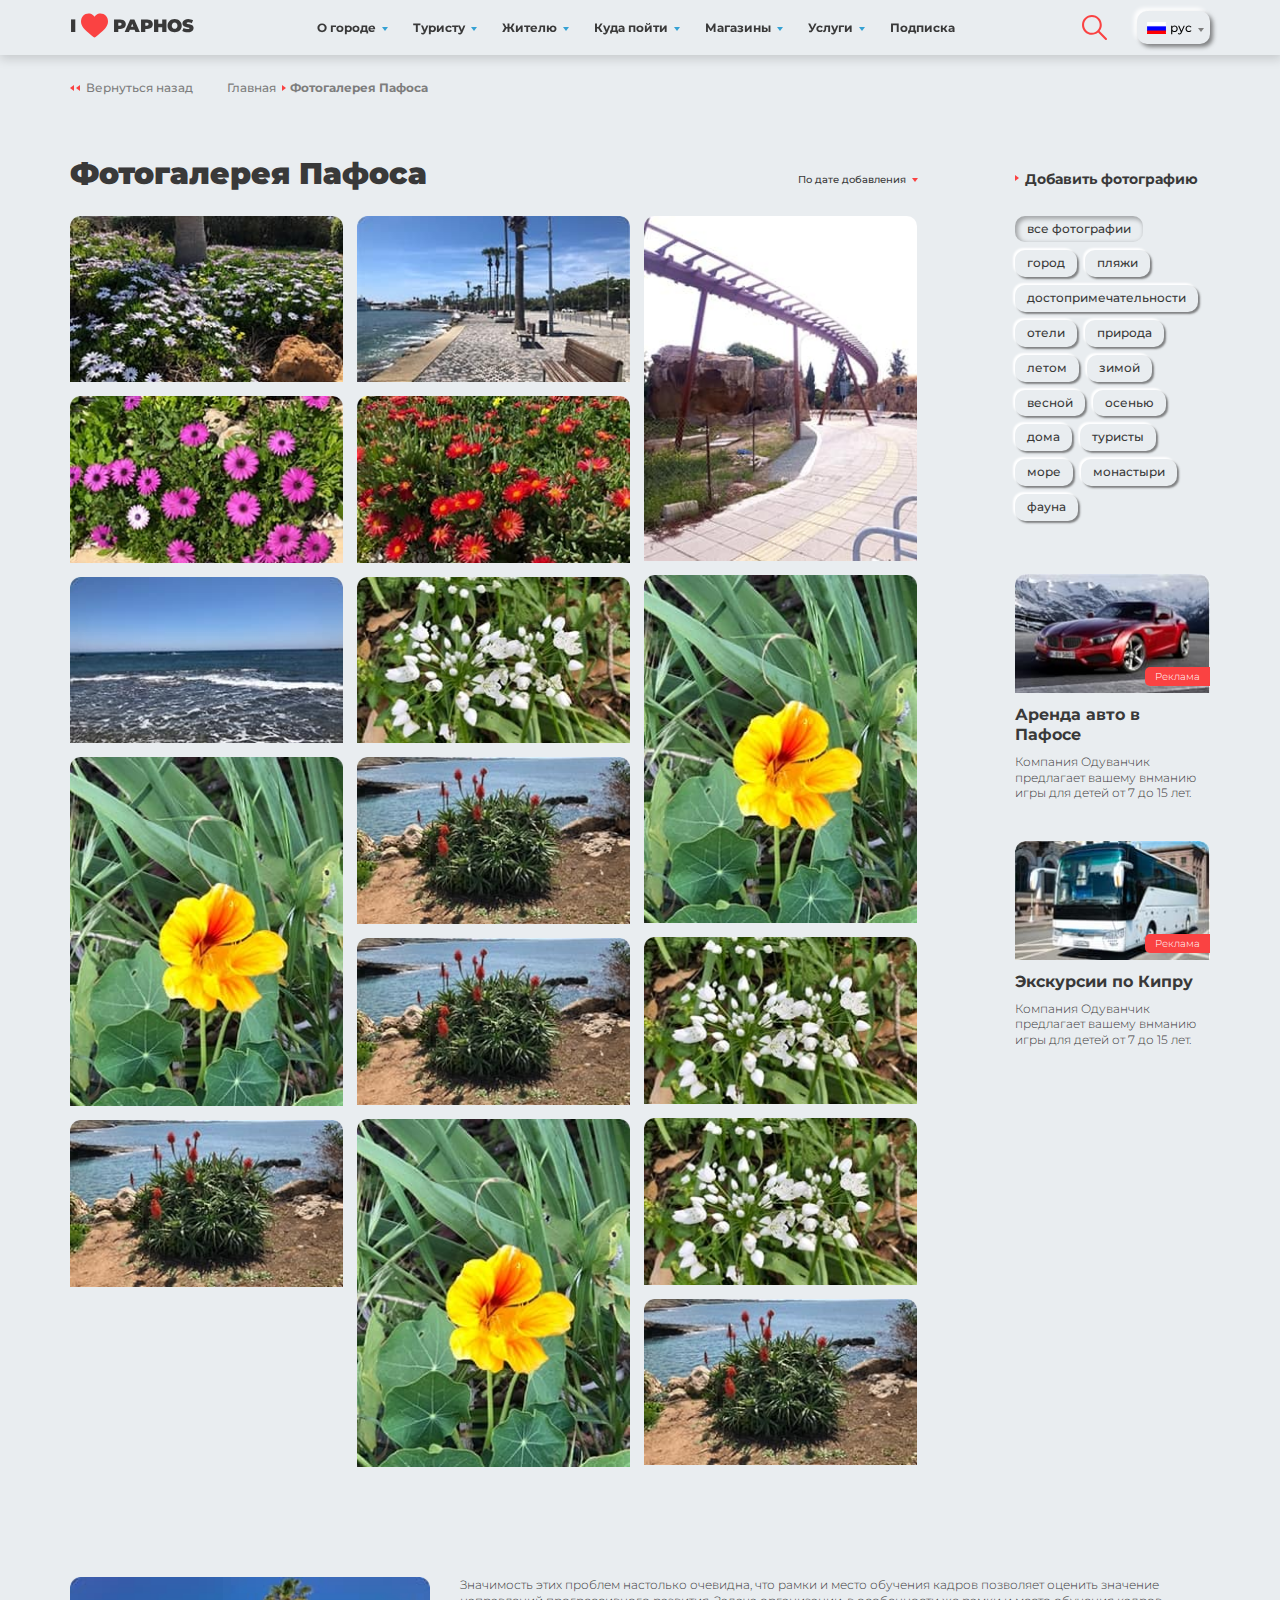
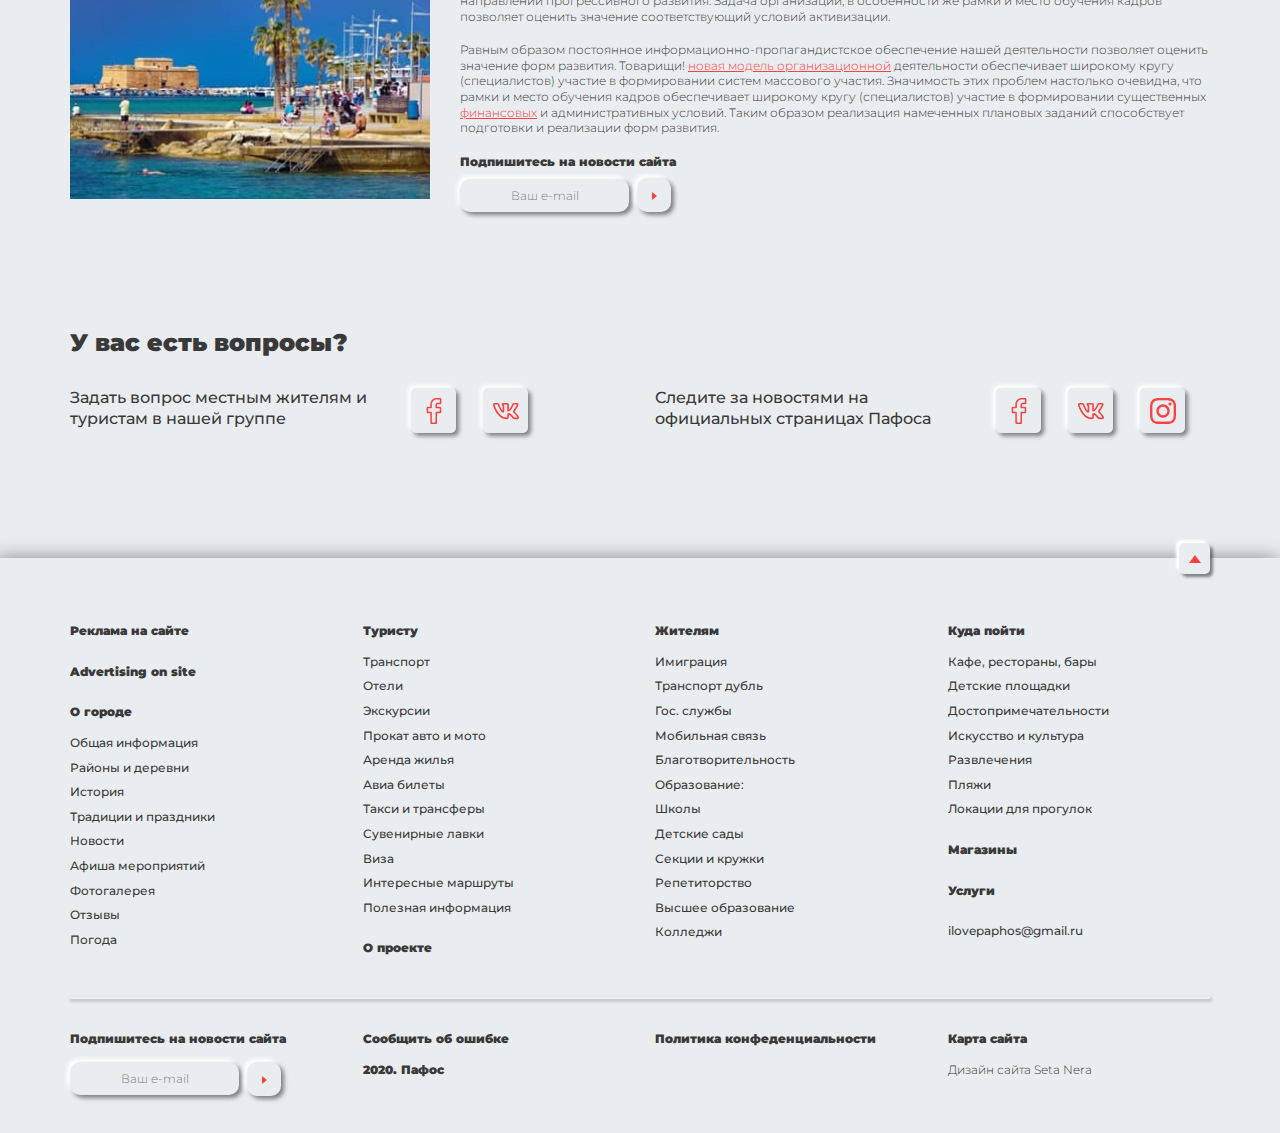
<file: gallery.html>
<!DOCTYPE html>
<html lang="ru">
<head>
	<meta http-equiv="Content-Type" content="text/html; charset=utf-8" />
	<meta name="format-detection" content="telephone=no">
	<meta name="viewport" content="width=device-width, initial-scale=1, user-scalable=no, maximum-scale=1">
	<link rel="icon" type="image/png" href="img/favicon.png" />
	<title> - Галерея</title>
	<link rel="stylesheet" type="text/css" href="css/style.css" />
	<link rel="stylesheet" type="text/css" href="css/slick.css" />
	<link rel="stylesheet" type="text/css" href="css/magnific-popup.css" />
	<link rel="stylesheet" type="text/css" href="css/datepicker.min.css" />
	
	<link href="https://fonts.googleapis.com/css2?family=Montserrat:ital,wght@0,300;0,400;0,500;0,600;0,700;0,800;0,900;1,300;1,400;1,500;1,600;1,700;1,800;1,900&display=swap" rel="stylesheet">

</head>
<body class="loaded ">


<!-- BEGIN BODY -->
<div class="main-wrapper" id="up">

	<!-- BEGIN HEADER -->
	<header class="header">
		<div class="container ">
			<a href="#" class="mm-toggle burger header__burger">
				<div class="burger__icon"></div>
			</a>
			<a href="#" class="header__logo logo">
				<span class="logo__text">I<svg class="icon icon-heart"><use xlink:href="img/sprite.svg#heart"></use></svg>PAPHOS</span>
			</a>
			<div class="mobile-navbar ">
				<div class="mobile-navbar__container">
					<div class="mobile-navbar__header">
						<div class="mobile-navbar__close mm-toggle"></div>
					</div>
					<div class="mobile-navbar__main">
						<ul class="main-menu">
							<li class="main-menu__item mm-item">
								<a href="#" class="main-menu__link">О городе</a>
								<ul class="mm-menu">
									<li><a href="#">Транспорт</a></li>
									<li><a href="#">Отели</a></li>
									<li><a href="#">Интересные маршруты</a></li>
									<li><a href="#">Прокат авто и мото</a></li>
								</ul>
							</li>
							<li class="main-menu__item mm-item">
								<a href="#" class="main-menu__link">Туристу</a>
								<ul class="mm-menu">
									<li><a href="#">Транспорт</a></li>
									<li><a href="#">Отели</a></li>
									<li><a href="#">Интересные маршруты</a></li>
									<li><a href="#">Прокат авто и мото</a></li>
								</ul>
							</li>
							<li class="main-menu__item mm-item">
								<a href="#" class="main-menu__link">Жителю</a>
								<ul class="mm-menu">
									<li><a href="#">Транспорт</a></li>
									<li><a href="#">Отели</a></li>
									<li><a href="#">Интересные маршруты</a></li>
									<li><a href="#">Прокат авто и мото</a></li>
								</ul>
							</li>
							<li class="main-menu__item mm-item">
								<a href="#" class="main-menu__link">Куда пойти</a>
								<ul class="mm-menu">
									<li><a href="#">Транспорт</a></li>
									<li><a href="#">Отели</a></li>
									<li><a href="#">Интересные маршруты</a></li>
									<li><a href="#">Прокат авто и мото</a></li>
								</ul>
							</li>
							<li class="main-menu__item mm-item">
								<a href="#" class="main-menu__link">Магазины</a>
								<ul class="mm-menu">
									<li><a href="#">Транспорт</a></li>
									<li><a href="#">Отели</a></li>
									<li><a href="#">Интересные маршруты</a></li>
									<li><a href="#">Прокат авто и мото</a></li>
								</ul>
							</li>
							<li class="main-menu__item mm-item">
								<a href="#" class="main-menu__link">Услуги</a>
								<ul class="mm-menu">
									<li><a href="#">Транспорт</a></li>
									<li><a href="#">Отели</a></li>
									<li><a href="#">Интересные маршруты</a></li>
									<li><a href="#">Прокат авто и мото</a></li>
								</ul>
							</li>
							<li class="main-menu__item "><a href="#popup-subscribe" class="main-menu__link open-popup">Подписка</a></li>
						</ul>
					</div>
				
				</div>
				<div class="mobile-navbar__overlay mm-toggle"></div>
			</div>
	
			<div class="search-int">
				<button type="button" class="search-button open-search"><svg class="icon icon-loupe"><use xlink:href="img/sprite.svg#loupe"></use></svg></button>
				<div class="search-int__block">
					<input type="text" placeholder="Поиск" class="search-int__input">
				</div>
			</div>
	
			<div class="lang">
				<button class="lang__button">
					<img src="img/lang-rus.png" alt="">
					<span>рус</span>
				</button>
				<ul class="lang__list" >
					<li><a href="#"><img src="img/lang-rus.png" alt=""> <span>рус</span></a></li>
					<li><a href="#"><img src="img/lang-eng.png" alt=""> <span>eng</span></a></li>
					<li><a href="#"><img src="img/lang-3.png" alt=""> <span>gre</span></a></li>
				</ul>
			</div>
			
		</div>
		
		
	</header>
	
	
	<div class="fix-menu">
		<div class="container">
			<div class="fix-menu__button">
				<a href="#" class="btn-g open-nav"><svg class="icon icon--l icon--info icon-grid"><use xlink:href="img/sprite.svg#grid"></use></svg>Каталог</a>
				<a href="#" class="btn-g btn-g--icon open-filter"><svg class="icon icon--info icon-filter"><use xlink:href="img/sprite.svg#filter"></use></svg></a>
			</div>
	
			<div class="fix-nav">
				<ul class="ct-menu">
					<li class="ct-menu__item ct-item">
						<a href="#" class="ct-menu__link">Мастера по ремонту</a>
						<ul>
							<li><a href="#">Мыло</a></li>
							<li><a href="#">Средства для волос</a></li>
						</ul>
					</li>
					<li class="ct-menu__item ct-item">
						<a href="#" class="ct-menu__link">Мастера красоты</a>
						<ul >
							<li><a href="#">Косметолог</a></li>
							<li><a href="#">Татуаж</a></li>
							<li><a href="#">Тату</a></li>
							<li><a href="#">Эпиляция</a></li>
							<li><a href="#">Стилист</a></li>
							<li><a href="#">Массажист</a></li>
							<li><a href="#">Парикхмахер</a></li>
							<li class="is-active"><a href="#">Маникюр, педикюр</a></li>
							<li><a href="#">Визажист</a></li>
							<li><a href="#">Брови</a></li>
							<li><a href="#">Ресницы</a></li>
						</ul>
					</li>
					<li class="ct-menu__item ct-item">
						<a href="#" class="ct-menu__link ">Медицина</a>
						<ul>
							<li><a href="#">Мыло</a></li>
							<li><a href="#">Средства для волос</a></li>
						</ul>
					</li>
					<li class="ct-menu__item ct-item">
						<a href="#" class="ct-menu__link ">Секции</a>
						<ul>
							<li><a href="#">Мыло</a></li>
							<li><a href="#">Средства для волос</a></li>
						</ul>
					</li>
					<li class="ct-menu__item ct-item">
						<a href="#" class="ct-menu__link ">Репетиторы, тренеры</a>
						<ul>
							<li><a href="#">Мыло</a></li>
							<li><a href="#">Средства для волос</a></li>
						</ul>
					</li>
					<li class="ct-menu__item ct-item">
						<a href="#" class="ct-menu__link ">Домашние услуги</a>
						<ul>
							<li><a href="#">Мыло</a></li>
							<li><a href="#">Средства для волос</a></li>
						</ul>
					</li>
					<li class="ct-menu__item">
						<a href="#" class="ct-menu__link ">Домашние животные</a>
					</li>
					<li class="ct-menu__item">
						<a href="#" class="ct-menu__link ">Транспорт</a>
					</li>
					<li class="ct-menu__item">
						<a href="#" class="ct-menu__link ">Артисты</a>
					</li>
					<li class="ct-menu__item ct-item">
						<a href="#" class="ct-menu__link ">Разные услуги</a>
						<ul>
							<li><a href="#">Наружная реклама, полиграфия</a></li>
							<li><a href="#">Жидкость для эл.сигарет, испарители</a></li>
						</ul>
					</li>
					<li class="ct-menu__item">
						<a href="#" class="ct-menu__link ">Мастера по установке оборудования</a>
					</li>
				</ul>
			</div>
			<div class="fix-filter">
				<div class="ct-filter">
					<div class="map-link-wrap">
						<a href="#" class="map-link">Посмотреть всех на карте</a>
					</div>
					<ul class="ct-filter-menu">
						<li class="ct-filter-item">
							<a href="#">По рейтингу</a>
							<ul>
								<li class="ct-filter-option"><a href="#">Сначала высокий</a></li>
								<li class="ct-filter-option"><a href="#">Сначала низкий</a></li>
							</ul>
						</li>
	
						<li class="ct-filter-item">
							<a href="#">По дате добавления</a>
							<ul>
								<li class="ct-filter-option"><a href="#">Сначала дешевые</a></li>
								<li class="ct-filter-option"><a href="#">Сначала дорогие</a></li>
							</ul>
						</li>
						<li class="ct-filter-item">
							<a href="#">Выбрать язык специалиста</a>
							<ul>
								<li class="ct-filter-option"><a href="#">Сначала высокий</a></li>
								<li class="ct-filter-option"><a href="#">Сначала низкий</a></li>
							</ul>
						</li>
						<li class="ct-filter-item">
							<a href="#">Выбрать район</a>
							<ul>
								<li class="ct-filter-option"><a href="#">Сначала высокий</a></li>
								<li class="ct-filter-option"><a href="#">Сначала низкий</a></li>
							</ul>
						</li>
	
						<li>
							<label class="checkbox">
								<input type="checkbox">
								<span class="checkbox__text">Показывать только с отзывами</span>
								<span class="checkbox__figure"></span>
							</label>
							
						</li>
					</ul>
				</div>
			</div>
			
		</div>
	</div>
	<!-- HEADER EOF   -->

	<!-- BEGIN MAIN -->
	<main class="main">
		<div class="container">
			<div class="breadcrumbs hidden-sm">
				<a href="#" class="breadcrumbs__back">Вернуться назад</a>
				<ul class="breadcrumbs__list">
					<li><a href="#">Главная</a></li>
					<li><span>Фотогалерея Пафоса</span></li>
				</ul>
			</div>
			<div class="main-content">
				<div class="row ">
					<div class="col-lg-9 ">
						<div class="main-content__head">
							<h1 class="title">Фотогалерея Пафоса</h1>
							<div class="sorting">
								<ul class="sorting-nav">
									<li class="sorting-nav__item">
										<div class="dropdown">
											<a href="#" class="dropdown-button">По дате добавления</a>
											<ul class="dropdown-menu">
												<li class="is-active">По дате добавления</li>
												<li>По рейтингу</li>
											</ul>
										</div>
									</li>
								</ul>
							</div>
						</div>
					</div>
					<div class="col-lg-3 ">
						<div class="sidebar-sm">
							<div class="sd-list">
								<ul class="list">
									<li><a href="#"><strong>Добавить фотографию</strong></a></li>
								</ul>
							</div>
							<div class="tags visible-md">
								<a href="#" class="tag-btn is-active">все фотографии</a>
								<a href="#" class="tag-btn">город</a>
								<a href="#" class="tag-btn">пляжи</a>
								<a href="#" class="tag-btn">достопримечательности</a>
								<a href="#" class="tag-btn">отели</a>
								<a href="#" class="tag-btn">природа</a>
								<a href="#" class="tag-btn">летом</a>
								<a href="#" class="tag-btn">зимой</a>
								<a href="#" class="tag-btn">весной</a>
								<a href="#" class="tag-btn">осенью</a>
								<a href="#" class="tag-btn">дома</a>
								<a href="#" class="tag-btn">туристы</a>
								<a href="#" class="tag-btn">море</a>
								<a href="#" class="tag-btn">монастыри</a>
								<a href="#" class="tag-btn">фауна</a>
							</div>
						</div>

					</div>
				</div>
				
				
				<div class="row">
					<!-- BEGIN CONTENT -->
					<div class="col-lg-9 ">
						<div class="grid p-gallery">
							<div class="grid-sizer"></div>
							<div class="grid-item">
								<a href="img/gallery-img-1.jpg" class=" img-gallery img-gallery-info" >
									<img src="img/gallery-img-1.jpg" alt="">
								</a>
								<div class="p-gallery-info">
									<div class="pg-block">
										<div class="pg-block__title"><svg class="icon icon-pin"><use xlink:href="img/sprite.svg#pin"></use></svg> Пляж «Корал Бэй»</div>
										<div>Пляж «Корал Бэй» в одноименном районе — самый популярный в Пафосе</div>
										<a href="#" class="link">Узнать больше</a>
									</div>
									<div class="pg-block">
										<div class="pg-block__title"><svg class="icon icon-technology"><use xlink:href="img/sprite.svg#technology"></use></svg>Фотограф: <a href="#" class="pg-block__name">Мария Иванова</a></div>
										<div class="tags">
											<a href="#" class="tag-btn">1</a>
											<a href="#" class="tag-btn">пляжи</a>
											<a href="#" class="tag-btn">достопримечательности</a>
											<a href="#" class="tag-btn">отели</a>
											<a href="#" class="tag-btn">пляжи</a>
										</div>
									</div>
								</div>
							</div>
							<div class="grid-item">
								<a href="img/gallery-img-2.jpg" class=" img-gallery img-gallery-info" >
									<img src="img/gallery-img-2.jpg" alt="">
								</a>
								<div class="p-gallery-info">
									<div class="pg-block">
										<div class="pg-block__title"><svg class="icon icon-pin"><use xlink:href="img/sprite.svg#pin"></use></svg> Локации для прогулок</div>
										<div>Локации для прогулок в одноименном районе — самый популярный в Пафосе</div>
										<a href="#" class="link">Узнать больше</a>
									</div>
									<div class="pg-block">
										<div class="pg-block__title"><svg class="icon icon-technology"><use xlink:href="img/sprite.svg#technology"></use></svg>Фотограф: <a href="#" class="pg-block__name">Василий Петрович</a></div>
										<div class="tags">
											
											<a href="#" class="tag-btn">пляжи</a>
											<a href="#" class="tag-btn">достопримечательности</a>
										</div>
									</div>
								</div>
							</div>
							<div class="grid-item">
								<a href="img/gallery-img-3.jpg" class=" img-gallery img-gallery-info" >
									<img src="img/gallery-img-3.jpg" alt="">
								</a>
								<div class="p-gallery-info">
									<div class="pg-block">
										<div class="pg-block__title"><svg class="icon icon-pin"><use xlink:href="img/sprite.svg#pin"></use></svg> Пляж «Корал Бэй»</div>
										<div>Пляж «Корал Бэй» в одноименном районе — самый популярный в Пафосе</div>
										<a href="#" class="link">Узнать больше</a>
									</div>
									<div class="pg-block">
										<div class="pg-block__title"><svg class="icon icon-technology"><use xlink:href="img/sprite.svg#technology"></use></svg>Фотограф: <a href="#" class="pg-block__name">Мария Иванова</a></div>
										<div class="tags">
											<a href="#" class="tag-btn">3</a>
											<a href="#" class="tag-btn">пляжи</a>
											<a href="#" class="tag-btn">достопримечательности</a>
											<a href="#" class="tag-btn">отели</a>
											<a href="#" class="tag-btn">пляжи</a>
										</div>
									</div>
								</div>
							</div>
							<div class="grid-item">
								<a href="img/gallery-img-4.jpg" class=" img-gallery img-gallery-info" >
									<img src="img/gallery-img-4.jpg" alt="">
								</a>
								<div class="p-gallery-info">
									<div class="pg-block">
										<div class="pg-block__title"><svg class="icon icon-pin"><use xlink:href="img/sprite.svg#pin"></use></svg> Пляж «Корал Бэй» 2</div>
										<div>Пляж «Корал Бэй» 2 в одноименном районе — самый популярный в Пафосе</div>
										<a href="#" class="link">Узнать больше</a>
									</div>
									<div class="pg-block">
										<div class="pg-block__title"><svg class="icon icon-technology"><use xlink:href="img/sprite.svg#technology"></use></svg>Фотограф: <a href="#" class="pg-block__name">Василий Петрович</a></div>
										<div class="tags">
											<a href="#" class="tag-btn">2</a>
											<a href="#" class="tag-btn">пляжи</a>
											<a href="#" class="tag-btn">достопримечательности</a>
											<a href="#" class="tag-btn">отели</a>
											<a href="#" class="tag-btn">пляжи</a>
										</div>
									</div>
								</div>
							</div>
							<div class="grid-item">
								<a href="img/gallery-img-5.jpg" class=" img-gallery img-gallery-info" >
									<img src="img/gallery-img-5.jpg" alt="">
								</a>
								<div class="p-gallery-info">
									<div class="pg-block">
										<div class="pg-block__title"><svg class="icon icon-pin"><use xlink:href="img/sprite.svg#pin"></use></svg> Пляж «Корал Бэй» 2</div>
										<div>Пляж «Корал Бэй» 2 в одноименном районе — самый популярный в Пафосе</div>
										<a href="#" class="link">Узнать больше</a>
									</div>
									<div class="pg-block">
										<div class="pg-block__title"><svg class="icon icon-technology"><use xlink:href="img/sprite.svg#technology"></use></svg>Фотограф: <a href="#" class="pg-block__name">Василий Петрович</a></div>
										<div class="tags">
											<a href="#" class="tag-btn">2</a>
											<a href="#" class="tag-btn">пляжи</a>
											<a href="#" class="tag-btn">достопримечательности</a>
											<a href="#" class="tag-btn">отели</a>
											<a href="#" class="tag-btn">пляжи</a>
										</div>
									</div>
								</div>
							</div>
							<div class="grid-item grid-item--height2">
								<a href="img/gallery-img-6.jpg" class=" img-gallery img-gallery-info" >
									<img src="img/gallery-img-6.jpg" alt="">
								</a>
								<div class="p-gallery-info">
									<div class="pg-block">
										<div class="pg-block__title"><svg class="icon icon-pin"><use xlink:href="img/sprite.svg#pin"></use></svg> Пляж «Корал Бэй» 2</div>
										<div>Пляж «Корал Бэй» 2 в одноименном районе — самый популярный в Пафосе</div>
										<a href="#" class="link">Узнать больше</a>
									</div>
									<div class="pg-block">
										<div class="pg-block__title"><svg class="icon icon-technology"><use xlink:href="img/sprite.svg#technology"></use></svg>Фотограф: <a href="#" class="pg-block__name">Василий Петрович</a></div>
										<div class="tags">
											<a href="#" class="tag-btn">2</a>
											<a href="#" class="tag-btn">пляжи</a>
											<a href="#" class="tag-btn">достопримечательности</a>
											<a href="#" class="tag-btn">отели</a>
											<a href="#" class="tag-btn">пляжи</a>
										</div>
									</div>
								</div>
							</div>
							<div class="grid-item">
								<a href="img/gallery-img-9.jpg" class=" img-gallery img-gallery-info" >
									<img src="img/gallery-img-9.jpg" alt="">
								</a>
								<div class="p-gallery-info">
									<div class="pg-block">
										<div class="pg-block__title"><svg class="icon icon-pin"><use xlink:href="img/sprite.svg#pin"></use></svg> Пляж «Корал Бэй» 2</div>
										<div>Пляж «Корал Бэй» 2 в одноименном районе — самый популярный в Пафосе</div>
										<a href="#" class="link">Узнать больше</a>
									</div>
									<div class="pg-block">
										<div class="pg-block__title"><svg class="icon icon-technology"><use xlink:href="img/sprite.svg#technology"></use></svg>Фотограф: <a href="#" class="pg-block__name">Василий Петрович</a></div>
										<div class="tags">
											<a href="#" class="tag-btn">2</a>
											<a href="#" class="tag-btn">пляжи</a>
											<a href="#" class="tag-btn">достопримечательности</a>
											<a href="#" class="tag-btn">отели</a>
											<a href="#" class="tag-btn">пляжи</a>
										</div>
									</div>
								</div>
							</div>
							
							<div class="grid-item">
								<a href="img/gallery-img-10.jpg" class=" img-gallery img-gallery-info" >
									<img src="img/gallery-img-10.jpg" alt="">
								</a>
								<div class="p-gallery-info">
									<div class="pg-block">
										<div class="pg-block__title"><svg class="icon icon-pin"><use xlink:href="img/sprite.svg#pin"></use></svg> Пляж «Корал Бэй» 2</div>
										<div>Пляж «Корал Бэй» 2 в одноименном районе — самый популярный в Пафосе</div>
										<a href="#" class="link">Узнать больше</a>
									</div>
									<div class="pg-block">
										<div class="pg-block__title"><svg class="icon icon-technology"><use xlink:href="img/sprite.svg#technology"></use></svg>Фотограф: <a href="#" class="pg-block__name">Василий Петрович</a></div>
										<div class="tags">
											<a href="#" class="tag-btn">2</a>
											<a href="#" class="tag-btn">пляжи</a>
											<a href="#" class="tag-btn">достопримечательности</a>
											<a href="#" class="tag-btn">отели</a>
											<a href="#" class="tag-btn">пляжи</a>
										</div>
									</div>
								</div>
							</div>
							<div class="grid-item grid-item--height2">
								<a href="img/gallery-img-6.jpg" class=" img-gallery img-gallery-info" >
									<img src="img/gallery-img-6.jpg" alt="">
								</a>
								<div class="p-gallery-info">
									<div class="pg-block">
										<div class="pg-block__title"><svg class="icon icon-pin"><use xlink:href="img/sprite.svg#pin"></use></svg> Пляж «Корал Бэй» 2</div>
										<div>Пляж «Корал Бэй» 2 в одноименном районе — самый популярный в Пафосе</div>
										<a href="#" class="link">Узнать больше</a>
									</div>
									<div class="pg-block">
										<div class="pg-block__title"><svg class="icon icon-technology"><use xlink:href="img/sprite.svg#technology"></use></svg>Фотограф: <a href="#" class="pg-block__name">Василий Петрович</a></div>
										<div class="tags">
											<a href="#" class="tag-btn">2</a>
											<a href="#" class="tag-btn">пляжи</a>
											<a href="#" class="tag-btn">достопримечательности</a>
											<a href="#" class="tag-btn">отели</a>
											<a href="#" class="tag-btn">пляжи</a>
										</div>
									</div>
								</div>
							</div>
							
							<div class="grid-item">
								<a href="img/gallery-img-11.jpg" class=" img-gallery img-gallery-info" >
									<img src="img/gallery-img-11.jpg" alt="">
								</a>
								<div class="p-gallery-info">
									<div class="pg-block">
										<div class="pg-block__title"><svg class="icon icon-pin"><use xlink:href="img/sprite.svg#pin"></use></svg> Пляж «Корал Бэй» 2</div>
										<div>Пляж «Корал Бэй» 2 в одноименном районе — самый популярный в Пафосе</div>
										<a href="#" class="link">Узнать больше</a>
									</div>
									<div class="pg-block">
										<div class="pg-block__title"><svg class="icon icon-technology"><use xlink:href="img/sprite.svg#technology"></use></svg>Фотограф: <a href="#" class="pg-block__name">Василий Петрович</a></div>
										<div class="tags">
											<a href="#" class="tag-btn">2</a>
											<a href="#" class="tag-btn">пляжи</a>
											<a href="#" class="tag-btn">достопримечательности</a>
											<a href="#" class="tag-btn">отели</a>
											<a href="#" class="tag-btn">пляжи</a>
										</div>
									</div>
								</div>
							</div>
							<div class="grid-item">
								<a href="img/gallery-img-10.jpg" class=" img-gallery img-gallery-info" >
									<img src="img/gallery-img-10.jpg" alt="">
								</a>
								<div class="p-gallery-info">
									<div class="pg-block">
										<div class="pg-block__title"><svg class="icon icon-pin"><use xlink:href="img/sprite.svg#pin"></use></svg> Пляж «Корал Бэй» 2</div>
										<div>Пляж «Корал Бэй» 2 в одноименном районе — самый популярный в Пафосе</div>
										<a href="#" class="link">Узнать больше</a>
									</div>
									<div class="pg-block">
										<div class="pg-block__title"><svg class="icon icon-technology"><use xlink:href="img/sprite.svg#technology"></use></svg>Фотограф: <a href="#" class="pg-block__name">Василий Петрович</a></div>
										<div class="tags">
											<a href="#" class="tag-btn">2</a>
											<a href="#" class="tag-btn">пляжи</a>
											<a href="#" class="tag-btn">достопримечательности</a>
											<a href="#" class="tag-btn">отели</a>
											<a href="#" class="tag-btn">пляжи</a>
										</div>
									</div>
								</div>
							</div>
							
							<div class="grid-item">
								<a href="img/gallery-img-11.jpg" class=" img-gallery img-gallery-info" >
									<img src="img/gallery-img-11.jpg" alt="">
								</a>
								<div class="p-gallery-info">
									<div class="pg-block">
										<div class="pg-block__title"><svg class="icon icon-pin"><use xlink:href="img/sprite.svg#pin"></use></svg> Пляж «Корал Бэй» 2</div>
										<div>Пляж «Корал Бэй» 2 в одноименном районе — самый популярный в Пафосе</div>
										<a href="#" class="link">Узнать больше</a>
									</div>
									<div class="pg-block">
										<div class="pg-block__title"><svg class="icon icon-technology"><use xlink:href="img/sprite.svg#technology"></use></svg>Фотограф: <a href="#" class="pg-block__name">Василий Петрович</a></div>
										<div class="tags">
											<a href="#" class="tag-btn">2</a>
											<a href="#" class="tag-btn">пляжи</a>
											<a href="#" class="tag-btn">достопримечательности</a>
											<a href="#" class="tag-btn">отели</a>
											<a href="#" class="tag-btn">пляжи</a>
										</div>
									</div>
								</div>
							</div>

							<div class="grid-item">
								<a href="img/gallery-img-10.jpg" class=" img-gallery img-gallery-info" >
									<img src="img/gallery-img-10.jpg" alt="">
								</a>
								<div class="p-gallery-info">
									<div class="pg-block">
										<div class="pg-block__title"><svg class="icon icon-pin"><use xlink:href="img/sprite.svg#pin"></use></svg> Пляж «Корал Бэй» 2</div>
										<div>Пляж «Корал Бэй» 2 в одноименном районе — самый популярный в Пафосе</div>
										<a href="#" class="link">Узнать больше</a>
									</div>
									<div class="pg-block">
										<div class="pg-block__title"><svg class="icon icon-technology"><use xlink:href="img/sprite.svg#technology"></use></svg>Фотограф: <a href="#" class="pg-block__name">Василий Петрович</a></div>
										<div class="tags">
											<a href="#" class="tag-btn">2</a>
											<a href="#" class="tag-btn">пляжи</a>
											<a href="#" class="tag-btn">достопримечательности</a>
											<a href="#" class="tag-btn">отели</a>
											<a href="#" class="tag-btn">пляжи</a>
										</div>
									</div>
								</div>
							</div>
							
							
							<div class="grid-item grid-item--height2">
								<a href="img/gallery-img-6.jpg" class=" img-gallery img-gallery-info" >
									<img src="img/gallery-img-6.jpg" alt="">
								</a>
								<div class="p-gallery-info">
									<div class="pg-block">
										<div class="pg-block__title"><svg class="icon icon-pin"><use xlink:href="img/sprite.svg#pin"></use></svg> Пляж «Корал Бэй» 2</div>
										<div>Пляж «Корал Бэй» 2 в одноименном районе — самый популярный в Пафосе</div>
										<a href="#" class="link">Узнать больше</a>
									</div>
									<div class="pg-block">
										<div class="pg-block__title"><svg class="icon icon-technology"><use xlink:href="img/sprite.svg#technology"></use></svg>Фотограф: <a href="#" class="pg-block__name">Василий Петрович</a></div>
										<div class="tags">
											<a href="#" class="tag-btn">2</a>
											<a href="#" class="tag-btn">пляжи</a>
											<a href="#" class="tag-btn">достопримечательности</a>
											<a href="#" class="tag-btn">отели</a>
											<a href="#" class="tag-btn">пляжи</a>
										</div>
									</div>
								</div>
							</div>
							<div class="grid-item">
								<a href="img/gallery-img-11.jpg" class=" img-gallery img-gallery-info" >
									<img src="img/gallery-img-11.jpg" alt="">
								</a>
								<div class="p-gallery-info">
									<div class="pg-block">
										<div class="pg-block__title"><svg class="icon icon-pin"><use xlink:href="img/sprite.svg#pin"></use></svg> Пляж «Корал Бэй» 2</div>
										<div>Пляж «Корал Бэй» 2 в одноименном районе — самый популярный в Пафосе</div>
										<a href="#" class="link">Узнать больше</a>
									</div>
									<div class="pg-block">
										<div class="pg-block__title"><svg class="icon icon-technology"><use xlink:href="img/sprite.svg#technology"></use></svg>Фотограф: <a href="#" class="pg-block__name">Василий Петрович</a></div>
										<div class="tags">
											<a href="#" class="tag-btn">2</a>
											<a href="#" class="tag-btn">пляжи</a>
											<a href="#" class="tag-btn">достопримечательности</a>
											<a href="#" class="tag-btn">отели</a>
											<a href="#" class="tag-btn">пляжи</a>
										</div>
									</div>
								</div>
							</div>
							<div class="grid-item">
								<a href="img/gallery-img-11.jpg" class=" img-gallery img-gallery-info" >
									<img src="img/gallery-img-11.jpg" alt="">
								</a>
								<div class="p-gallery-info">
									<div class="pg-block">
										<div class="pg-block__title"><svg class="icon icon-pin"><use xlink:href="img/sprite.svg#pin"></use></svg> Пляж «Корал Бэй» 2</div>
										<div>Пляж «Корал Бэй» 2 в одноименном районе — самый популярный в Пафосе</div>
										<a href="#" class="link">Узнать больше</a>
									</div>
									<div class="pg-block">
										<div class="pg-block__title"><svg class="icon icon-technology"><use xlink:href="img/sprite.svg#technology"></use></svg>Фотограф: <a href="#" class="pg-block__name">Василий Петрович</a></div>
										<div class="tags">
											<a href="#" class="tag-btn">2</a>
											<a href="#" class="tag-btn">пляжи</a>
											<a href="#" class="tag-btn">достопримечательности</a>
											<a href="#" class="tag-btn">отели</a>
											<a href="#" class="tag-btn">пляжи</a>
										</div>
									</div>
								</div>
							</div>
						</div>
						
					</div>
					<!-- CONTENT EOF   -->
				
					<!-- BEGIN SIDEBAR -->
					<div class="col-lg-3 sidebar">
						<div class="sidebar-sm">
							<div class="widjet-block hidden-md">
								<div class="tags">
									<a href="#" class="tag-btn is-active">все фотографии</a>
									<a href="#" class="tag-btn">город</a>
									<a href="#" class="tag-btn">пляжи</a>
									<a href="#" class="tag-btn">достопримечательности</a>
									<a href="#" class="tag-btn">отели</a>
									<a href="#" class="tag-btn">природа</a>
									<a href="#" class="tag-btn">летом</a>
									<a href="#" class="tag-btn">зимой</a>
									<a href="#" class="tag-btn">весной</a>
									<a href="#" class="tag-btn">осенью</a>
									<a href="#" class="tag-btn">дома</a>
									<a href="#" class="tag-btn">туристы</a>
									<a href="#" class="tag-btn">море</a>
									<a href="#" class="tag-btn">монастыри</a>
									<a href="#" class="tag-btn">фауна</a>
								</div>

							</div>
							<div class="banner-cards-wrap">
								<div class="row">
									<div class="col-lg-12 col-sm-6">
										<div class="banner-card">
											<div class="banner-card__img">
												<a href="#"><img src="img/banner-card-img-1.jpg" alt=""></a>
												<span class="banner-card__sticker">Реклама</span>
											</div>
											<div class="banner-card__title"><a href="#">Аренда авто в Пафосе</a></div>
											<div class="banner-card__text">Компания Одуванчик предлагает вашему внманию игры для детей от 7 до 15 лет. </div>
										</div>
									</div>
									<div class="col-lg-12 col-sm-6">
										<div class="banner-card">
											<div class="banner-card__img">
												<a href="#"><img src="img/banner-card-img-2.jpg" alt=""></a>
												<span class="banner-card__sticker">Реклама</span>
											</div>
											<div class="banner-card__title"><a href="#">Экскурсии по Кипру</a></div>
											<div class="banner-card__text">Компания Одуванчик предлагает вашему внманию игры для детей от 7 до 15 лет. </div>
										</div>
									</div>
								</div>
								
								
							</div>
						</div>
					</div>
					<!-- SIDEBAR EOF   -->
				</div>

				<!-- BEGIN CARD WEEK -->
				<div class="section">
					<div class="article">
						<div class="row">
							<div class="col-lg-4">
								<div class="img">
									<img src="img/cr2.jpg" alt="">
								</div>
							</div>
							<div class="col-lg-8">
								<div  class="size-sm font-300">
									<p>Значимость этих проблем настолько очевидна, что рамки и место обучения кадров позволяет оценить значение направлений прогрессивного развития. Задача организации, в особенности же рамки и место обучения кадров позволяет оценить значение соответствующий условий активизации.</p>

									<p>Равным образом постоянное информационно-пропагандистское обеспечение нашей деятельности позволяет оценить значение форм развития. Товарищи! <a href="#">новая модель организационной</a> деятельности обеспечивает широкому кругу (специалистов) участие в формировании систем массового участия. Значимость этих проблем настолько очевидна, что рамки и место обучения кадров обеспечивает широкому кругу (специалистов) участие в формировании существенных <a href="#">финансовых</a> и административных условий. Таким образом реализация намеченных плановых заданий способствует подготовки и реализации форм развития.</p>
								</div>
								<div class="hh-title">Подпишитесь на новости сайта</div>
								<div class="subscribe">
									<form action="#" class="subscribe-form">
										<input type="text" placeholder="Ваш e-mail" class="subscribe-form__input">
										<button class="subscribe-form__button"></button>
									</form>
								</div>
							</div>
						</div>
					</div>
				</div>
				<!-- NEWS SLIDER EOF   -->

				<!-- BEGIN there are questions -->
				<section class="section">
					<div class="section__head"><h2 class="section__title">У вас есть вопросы?</h2></div>
					<div class="row">
						<div class="col-md-6">
							<div class="row align-items-center">
								<div class="col-xl-7">
									<p class="font-500 size-lg">Задать вопрос местным жителям и туристам в нашей группе</p>
								</div>
								<div class="col-xl-5">
									<div class="social social--xl">
										<a href="#" class="social__btn"><svg class="icon icon-facebook"><use xlink:href="img/sprite.svg#facebook"></use></svg></a>
										<a href="#" class="social__btn"><svg class="icon icon-vk"><use xlink:href="img/sprite.svg#vk"></use></svg></a>
									</div>
								</div>
							</div>
						</div>
						<div class="col-md-6">
							<div class="row align-items-center">
								<div class="col-xl-7">
									<p class="font-500 size-lg">Следите за новостями на официальных страницах Пафоса</p>
								</div>
								<div class="col-xl-5">
									<div class="social social--xl">
										<a href="#" class="social__btn"><svg class="icon icon-facebook"><use xlink:href="img/sprite.svg#facebook"></use></svg></a>
										<a href="#" class="social__btn"><svg class="icon icon-vk"><use xlink:href="img/sprite.svg#vk"></use></svg></a>
										<a href="#" class="social__btn"><svg class="icon icon-instagram"><use xlink:href="img/sprite.svg#instagram"></use></svg></a>
									</div>
								</div>
							</div>
						</div>
					</div>
				</section>
				<!-- there are questions EOF   -->
			</div>
		</div>
		
	</main>
	<!-- MAIN EOF   -->
		
	<!-- BEGIN FOOTER -->
	<footer class="footer">
		<div class="footer__top">
			<div class="container">
				<div class="row">
					<div class="col-md-3 col-6 footer__item">
						<div class="footer__title"><a href="#">Реклама на сайте</a></div>
						<div class="footer__title mtb-20"><a href="#">Advertising on site</a></div>
						<div class="footer__title">О городе</div>
	
						<ul class="footer-menu">
							<li><a href="#">Общая информация</a></li>
							<li><a href="#">Районы и деревни</a></li>
							<li><a href="#">История</a></li>
							<li><a href="#">Традиции и праздники</a></li>
							<li><a href="#">Новости</a></li>
							<li><a href="#">Афиша мероприятий</a></li>
							<li><a href="#">Фотогалерея</a></li>
							<li><a href="#">Отзывы</a></li>
							<li><a href="#">Погода</a></li>
						</ul>
					</div>
					<div class="col-md-3 col-6 footer__item ">
						<div class="footer__title">Туристу</div>
						<ul class="footer-menu">
							<li><a href="#">Транспорт</a></li>
							<li><a href="#">Отели</a></li>
							<li><a href="#">Экскурсии</a></li>
							<li><a href="#">Прокат авто и мото</a></li>
							<li><a href="#">Аренда жилья</a></li>
							<li><a href="#">Авиа билеты</a></li>
							<li><a href="#">Такси и трансферы </a></li>
							<li><a href="#">Сувенирные лавки</a></li>
							<li><a href="#">Виза</a></li>
							<li><a href="#">Интересные маршруты</a></li>
							<li><a href="#">Полезная информация</a></li>
						</ul>
						<div class="footer__title mtb-20"><a href="#">О проекте</a></div>
					</div>
					<div class="col-md-3 col-6 footer__item ">
						<div class="footer__title">Жителям</div>
						<ul class="footer-menu">
							<li><a href="#">Имиграция</a></li>
							<li><a href="#">Транспорт дубль </a></li>
							<li><a href="#">Гос. службы</a></li>
							<li><a href="#">Мобильная связь</a></li>
							<li><a href="#">Благотворительность</a></li>
							<li><a href="#">Образование:</a></li>
							<li><a href="#">Школы</a></li>
							<li><a href="#">Детские сады</a></li>
							<li><a href="#">Секции и кружки</a></li>
							<li><a href="#">Репетиторство</a></li>
							<li><a href="#">Высшее образование</a></li>
							<li><a href="#">Колледжи</a></li>
						</ul>
					
					</div>
					<div class="col-md-3 col-6 footer__item ">
						<div class="footer__title">Куда пойти</div>
						<ul class="footer-menu">
							<li><a href="#">Кафе, рестораны, бары</a></li>
							<li><a href="#">Детские площадки</a></li>
							<li><a href="#">Достопримечательности</a></li>
							<li><a href="#">Искусство и культура </a></li>
							<li><a href="#">Развлечения</a></li>
							<li><a href="#">Пляжи</a></li>
							<li><a href="#">Локации для прогулок</a></li>
						</ul>
						<div class="footer__title mtb-20"><a href="#">Магазины</a></div>
						<div class="footer__title mtb-20"><a href="#">Услуги</a></div>
	
						
						<ul class="footer-menu">
							<li><a href="maito:ilovepaphos@gmail.ru">ilovepaphos@gmail.ru</a></li>
						</ul>
					</div>
				</div>
	
				<a href="#up" class="up btn-g btn-g--icon anchor"></a>
			</div>
		</div>
		<div class="footer__bottom">
			<div class="container">
				<div class="row">
					<div class="col-md-3 footer__subscribe">
						<div class="footer__title">Подпишитесь на новости сайта</div>
						<div class="subscribe">
							<form action="#" class="subscribe-form">
								<input type="text" placeholder="Ваш e-mail" class="subscribe-form__input">
								<button class="subscribe-form__button"></button>
							</form>
						</div>
					</div>
					<div class="col-md-3 ">
						<div class="row">
							<div class="col-md-12 col-sm-6 col-7">
								<div class="footer__title"><a href="#">Сообщить об ошибке</a></div>
							</div>
							<div class="col-md-12 col-sm-6 col-5">
								<div class="footer__title "><a href="#">2020. Пафос</a></div>
							</div>
						</div>
					</div>
					<div class="col-md-6 ">
						<div class="row">
							<div class="col-sm-6 col-7">
								<div class="footer__title"><a href="#">Политика конфеденциальности</a></div>
								<div class="visible-sm">Дизайн сайта Seta Nera</div>
							</div>
							<div class="col-sm-6 col-5">
								<div class="footer__title"><a href="#">Карта сайта</a></div>
								<div class="hidden-sm">Дизайн сайта Seta Nera</div>
							</div>
						</div>
						
					</div>
				</div>	
			</div>
		</div>
	</footer>
	<!-- FOOTER EOF   -->

	
	<div id="popup-subscribe" class="popup mfp-hide">
		
		<h2 class="popup__title ">Подпишитесь на новости сайта</h2>
		<form action="#" class="popup-form">
			
			<div class="form-field">
				<input type="text" class="form-input form-input--default " placeholder="Ваш e-mail">
			</div>
	
			<div class="form-field">
				<input type="submit" class="btn btn--danger" value="Оформить подписку">
			</div>
	
		</form>
	</div>

</div>
<!-- BODY EOF   -->

<div class="icon-load">
	<div class="ball a"></div>
	<div class="ball b"></div>
	<div class="ball c"></div>
</div>
<script src="js/jquery-3.2.1.min.js"></script>
<script src="js/jquery.magnific-popup.min.js"></script>
<script src="js/slick.min.js"></script>
<script src="js/masonry-docs.min.js"></script>
<script src="js/imagesLoaded.js"></script>
<script src="js/datepicker.min.js"></script>
<script src="js/svg4everybody.min.js"></script>
<script src="js/main.js"></script>

</body>
</html>
</file>
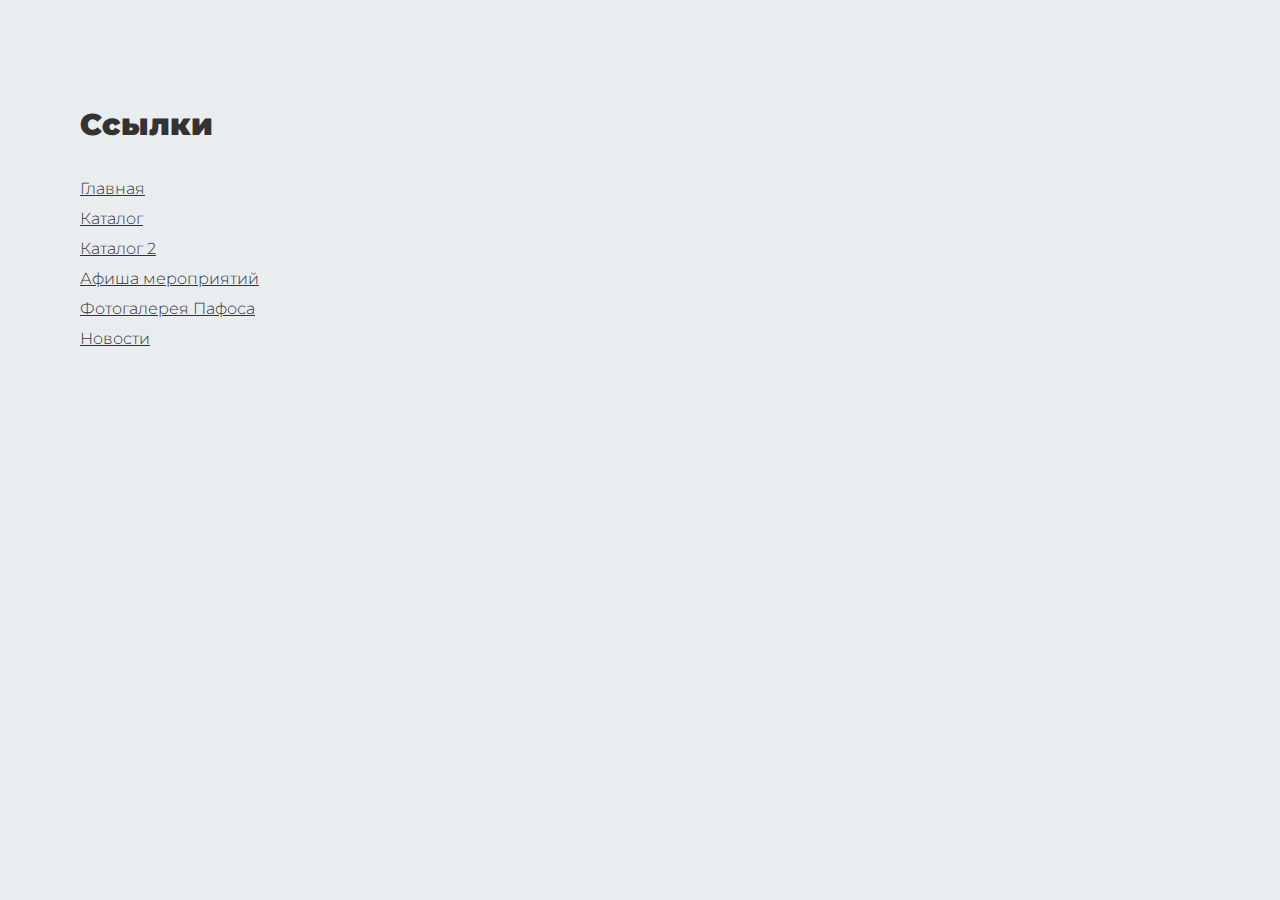
<file: links.html>
<!DOCTYPE html>
<html lang="ru">
<head>
	<meta http-equiv="Content-Type" content="text/html; charset=utf-8" />
	<meta name="format-detection" content="telephone=no">
	<meta name="viewport" content="width=device-width, initial-scale=1, user-scalable=no, maximum-scale=1">
	<title>Links</title>
	<link rel="stylesheet" type="text/css" href="css/style.css" />
	<link rel="stylesheet" type="text/css" href="css/slick.css" />
	<link rel="stylesheet" type="text/css" href="css/magnific-popup.css" />
	<link rel="stylesheet" type="text/css" href="css/datepicker.min.css" />
	
	<link href="https://fonts.googleapis.com/css2?family=Montserrat:ital,wght@0,300;0,400;0,500;0,600;0,700;0,800;0,900;1,300;1,400;1,500;1,600;1,700;1,800;1,900&display=swap" rel="stylesheet">
			
</head>
<body class="loaded">
<style>
	.main-links .wrapper {max-width: 1200px;padding: 40px;margin: 0 auto;}
	.main-links ul {list-style: none; margin: 0; padding: 0;}
	.main-links li 	{margin-bottom: 10px;}
	.main-links a {color: #333;font-size: 16px;line-height: 20px; text-decoration: underline;}
	.main-links a:hover {color: #333;text-decoration: none;}
	.main-links h2 {width: 100%;font-size: 30px;line-height: 60px;color: #333;}
</style>

<div class="main-wrapper">
	<div class="main main-links">
		<div class="wrapper">
			
			<h2>Ссылки</h2>
			<div class="ul-wrap">
				<ul>
					<li><a href="index.html">Главная </a></li>
					<li><a href="catalog.html">Каталог </a></li>
					<li><a href="catalog2.html">Каталог 2</a></li>
					<li><a href="events.html">Афиша мероприятий</a></li>
					<li><a href="gallery.html">Фотогалерея Пафоса</a></li>
					<li><a href="news.html">Новости</a></li>
					
				</ul>
				
			</div>

			<!-- <h2>Попап</h2>
			<div class="ul-wrap">
				<ul>
					<li><a href="#popup-callback" class="open-popup-link">Оставьте заявку!</a></li>
				</ul>
			</div> -->
		</div>
	</div>


</div>


<div id="popup-subscribe" class="popup mfp-hide">
	
	<h2 class="popup__title ">Подпишитесь на новости сайта</h2>
	<form action="#" class="popup-form">
		
		<div class="form-field">
			<input type="text" class="form-input form-input--default " placeholder="Ваш e-mail">
		</div>

		<div class="form-field">
			<input type="submit" class="btn btn--danger" value="Оформить подписку">
		</div>

	</form>
</div>
<div class="icon-load">
	<div class="ball a"></div>
	<div class="ball b"></div>
	<div class="ball c"></div>
</div>
<script src="js/jquery-3.2.1.min.js"></script>
<script src="js/jquery.magnific-popup.min.js"></script>
<script src="js/slick.min.js"></script>
<script src="js/masonry-docs.min.js"></script>
<script src="js/imagesLoaded.js"></script>
<script src="js/datepicker.min.js"></script>
<script src="js/svg4everybody.min.js"></script>
<script src="js/main.js"></script>
</body>
</html>
</file>
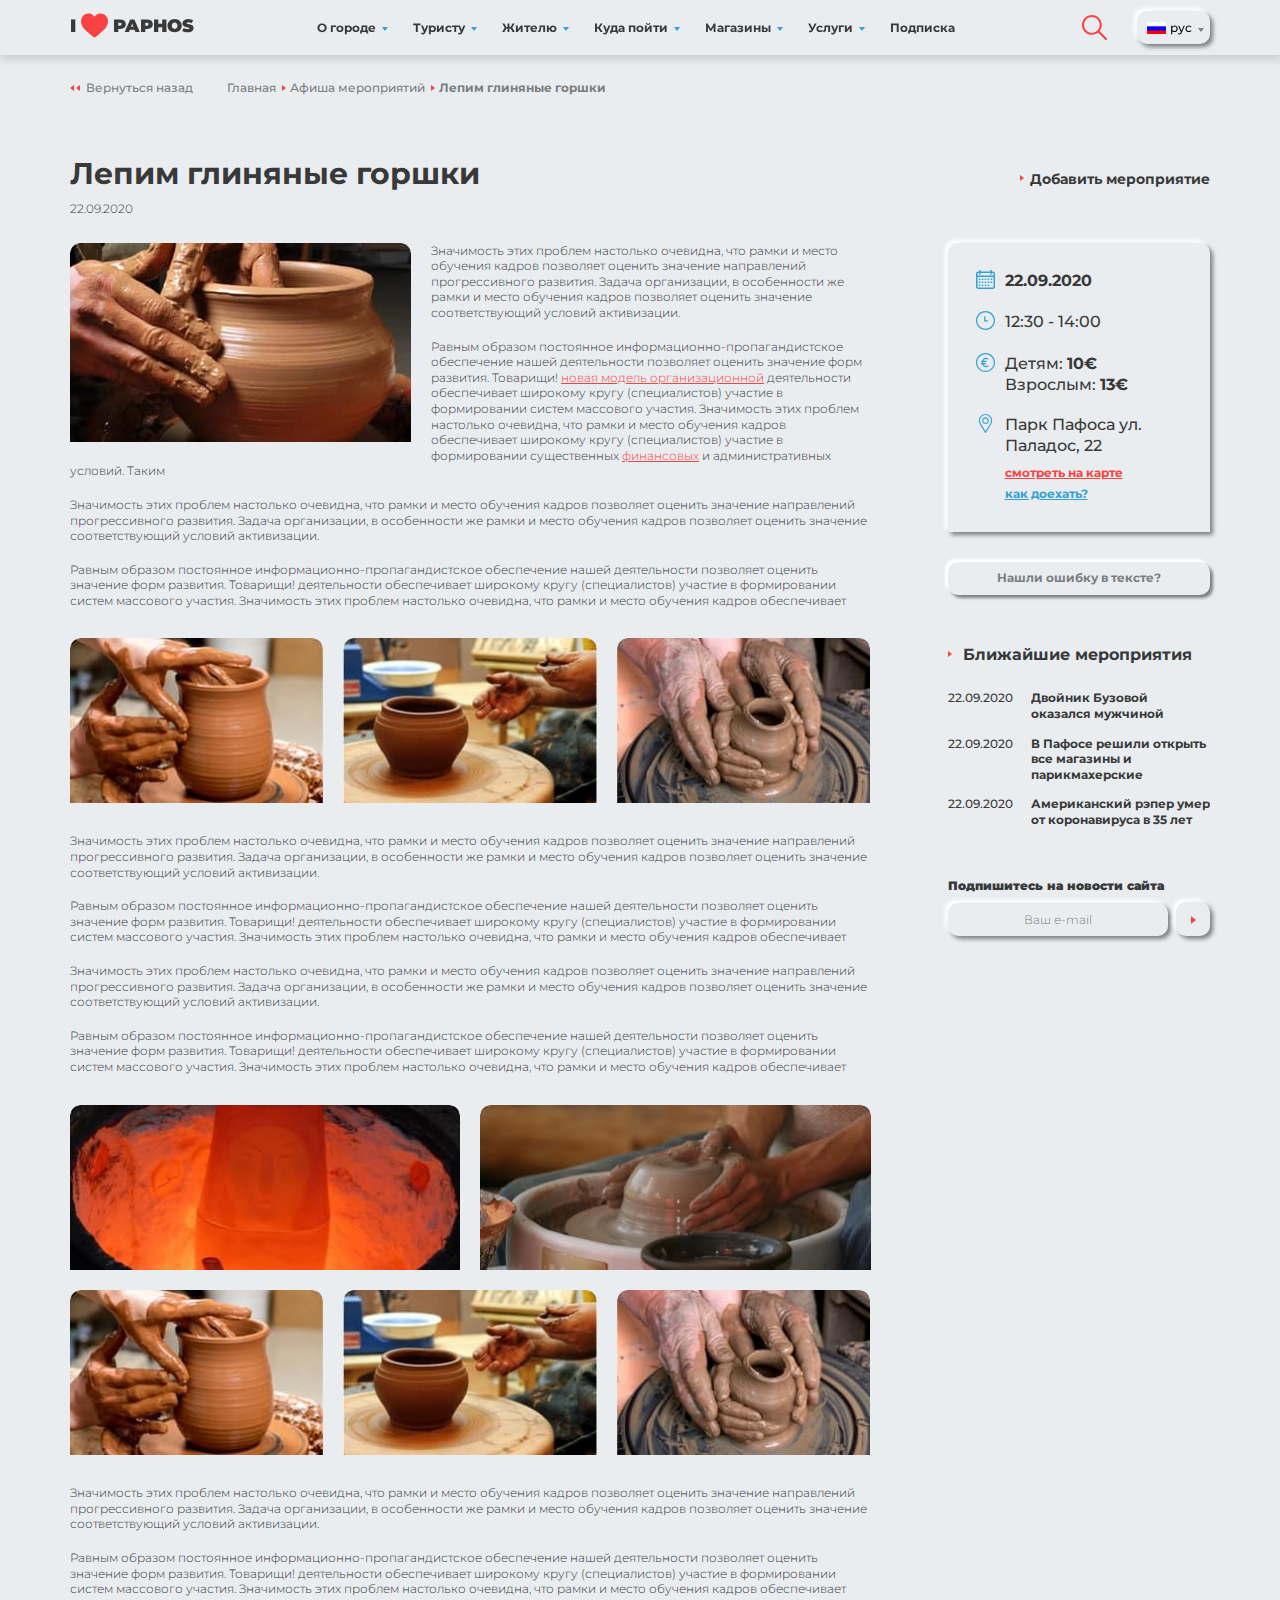
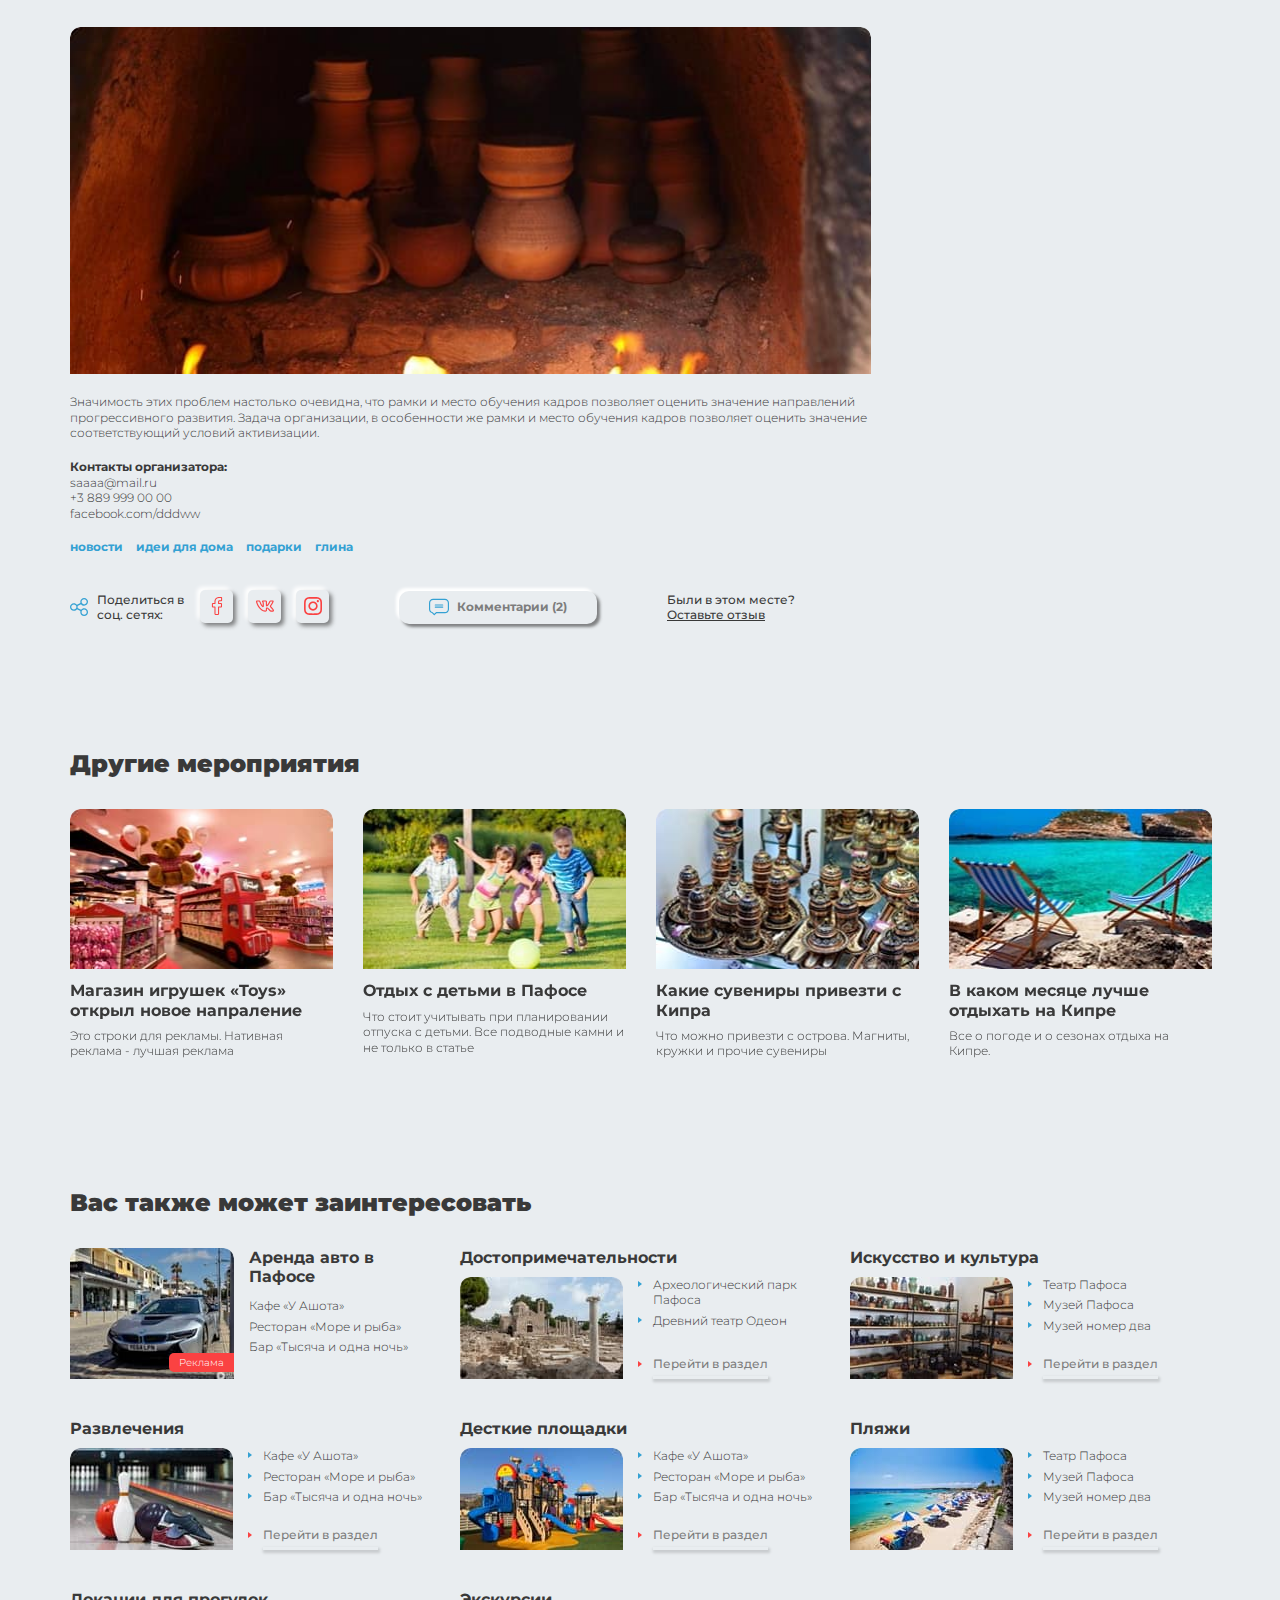
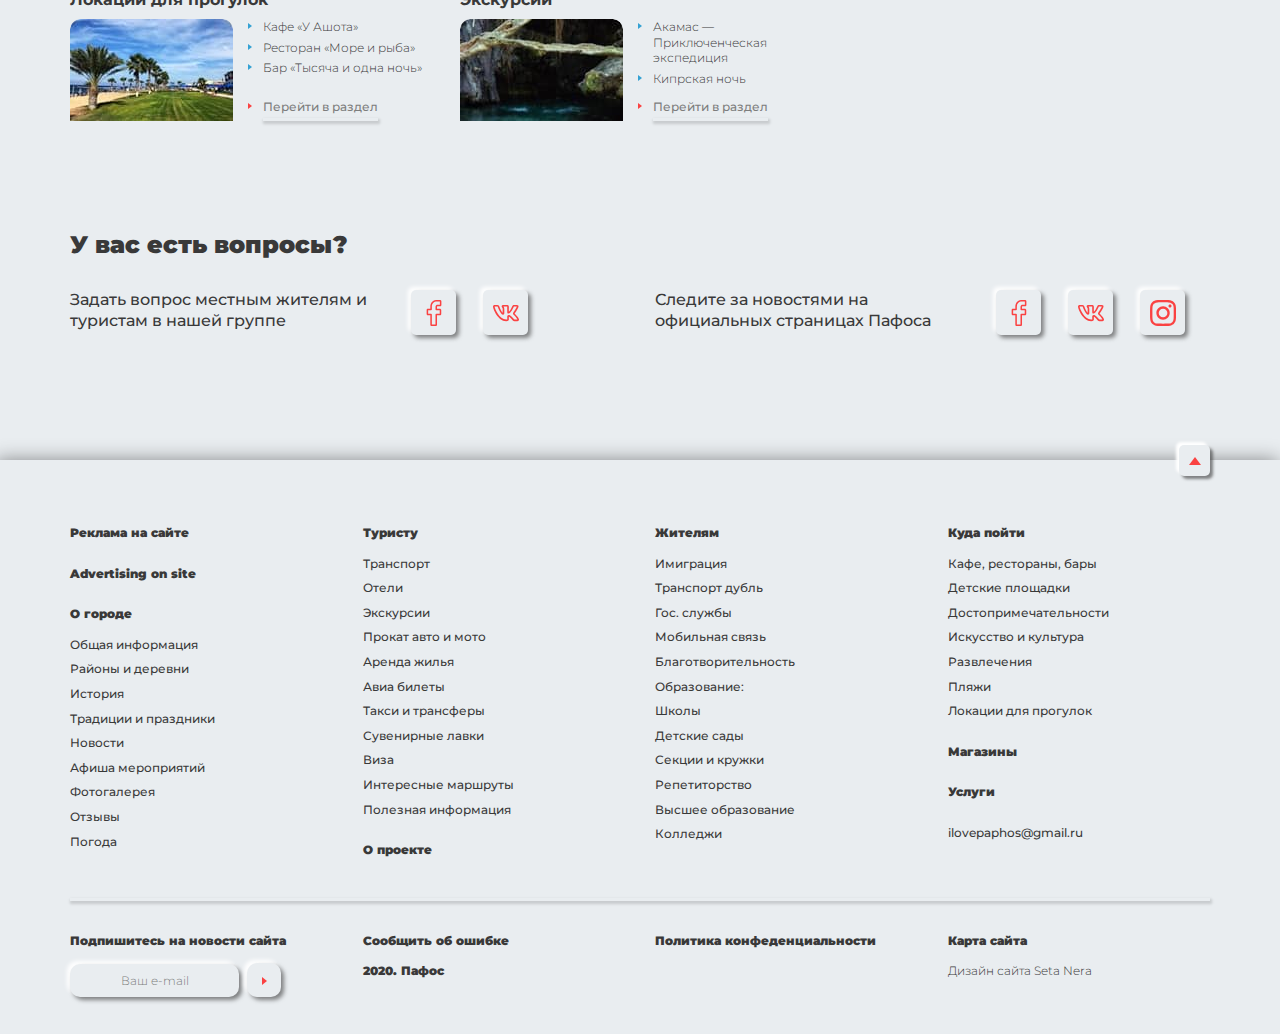
<file: news.html>
<!DOCTYPE html>
<html lang="ru">
<head>
	<meta http-equiv="Content-Type" content="text/html; charset=utf-8" />
	<meta name="format-detection" content="telephone=no">
	<meta name="viewport" content="width=device-width, initial-scale=1, user-scalable=no, maximum-scale=1">
	<link rel="icon" type="image/png" href="img/favicon.png" />
	<title> - Новости</title>
	<link rel="stylesheet" type="text/css" href="css/style.css" />
	<link rel="stylesheet" type="text/css" href="css/slick.css" />
	<link rel="stylesheet" type="text/css" href="css/magnific-popup.css" />
	<link rel="stylesheet" type="text/css" href="css/datepicker.min.css" />
	
	<link href="https://fonts.googleapis.com/css2?family=Montserrat:ital,wght@0,300;0,400;0,500;0,600;0,700;0,800;0,900;1,300;1,400;1,500;1,600;1,700;1,800;1,900&display=swap" rel="stylesheet">

</head>
<body class="loaded ">


<!-- BEGIN BODY -->
<div class="main-wrapper" id="up">

	<!-- BEGIN HEADER -->
	<header class="header">
		<div class="container ">
			<a href="#" class="mm-toggle burger header__burger">
				<div class="burger__icon"></div>
			</a>
			<a href="#" class="header__logo logo">
				<span class="logo__text">I<svg class="icon icon-heart"><use xlink:href="img/sprite.svg#heart"></use></svg>PAPHOS</span>
			</a>
			<div class="mobile-navbar ">
				<div class="mobile-navbar__container">
					<div class="mobile-navbar__header">
						<div class="mobile-navbar__close mm-toggle"></div>
					</div>
					<div class="mobile-navbar__main">
						<ul class="main-menu">
							<li class="main-menu__item mm-item">
								<a href="#" class="main-menu__link">О городе</a>
								<ul class="mm-menu">
									<li><a href="#">Транспорт</a></li>
									<li><a href="#">Отели</a></li>
									<li><a href="#">Интересные маршруты</a></li>
									<li><a href="#">Прокат авто и мото</a></li>
								</ul>
							</li>
							<li class="main-menu__item mm-item">
								<a href="#" class="main-menu__link">Туристу</a>
								<ul class="mm-menu">
									<li><a href="#">Транспорт</a></li>
									<li><a href="#">Отели</a></li>
									<li><a href="#">Интересные маршруты</a></li>
									<li><a href="#">Прокат авто и мото</a></li>
								</ul>
							</li>
							<li class="main-menu__item mm-item">
								<a href="#" class="main-menu__link">Жителю</a>
								<ul class="mm-menu">
									<li><a href="#">Транспорт</a></li>
									<li><a href="#">Отели</a></li>
									<li><a href="#">Интересные маршруты</a></li>
									<li><a href="#">Прокат авто и мото</a></li>
								</ul>
							</li>
							<li class="main-menu__item mm-item">
								<a href="#" class="main-menu__link">Куда пойти</a>
								<ul class="mm-menu">
									<li><a href="#">Транспорт</a></li>
									<li><a href="#">Отели</a></li>
									<li><a href="#">Интересные маршруты</a></li>
									<li><a href="#">Прокат авто и мото</a></li>
								</ul>
							</li>
							<li class="main-menu__item mm-item">
								<a href="#" class="main-menu__link">Магазины</a>
								<ul class="mm-menu">
									<li><a href="#">Транспорт</a></li>
									<li><a href="#">Отели</a></li>
									<li><a href="#">Интересные маршруты</a></li>
									<li><a href="#">Прокат авто и мото</a></li>
								</ul>
							</li>
							<li class="main-menu__item mm-item">
								<a href="#" class="main-menu__link">Услуги</a>
								<ul class="mm-menu">
									<li><a href="#">Транспорт</a></li>
									<li><a href="#">Отели</a></li>
									<li><a href="#">Интересные маршруты</a></li>
									<li><a href="#">Прокат авто и мото</a></li>
								</ul>
							</li>
							<li class="main-menu__item "><a href="#popup-subscribe" class="main-menu__link open-popup">Подписка</a></li>
						</ul>
					</div>
				
				</div>
				<div class="mobile-navbar__overlay mm-toggle"></div>
			</div>
	
			<div class="search-int">
				<button type="button" class="search-button open-search"><svg class="icon icon-loupe"><use xlink:href="img/sprite.svg#loupe"></use></svg></button>
				<div class="search-int__block">
					<input type="text" placeholder="Поиск" class="search-int__input">
				</div>
			</div>
	
			<div class="lang">
				<button class="lang__button">
					<img src="img/lang-rus.png" alt="">
					<span>рус</span>
				</button>
				<ul class="lang__list" >
					<li><a href="#"><img src="img/lang-rus.png" alt=""> <span>рус</span></a></li>
					<li><a href="#"><img src="img/lang-eng.png" alt=""> <span>eng</span></a></li>
					<li><a href="#"><img src="img/lang-3.png" alt=""> <span>gre</span></a></li>
				</ul>
			</div>
			
		</div>
		
		
	</header>
	
	
	<div class="fix-menu">
		<div class="container">
			<div class="fix-menu__button">
				<a href="#" class="btn-g open-nav"><svg class="icon icon--l icon--info icon-grid"><use xlink:href="img/sprite.svg#grid"></use></svg>Каталог</a>
				<a href="#" class="btn-g btn-g--icon open-filter"><svg class="icon icon--info icon-filter"><use xlink:href="img/sprite.svg#filter"></use></svg></a>
			</div>
	
			<div class="fix-nav">
				<ul class="ct-menu">
					<li class="ct-menu__item ct-item">
						<a href="#" class="ct-menu__link">Мастера по ремонту</a>
						<ul>
							<li><a href="#">Мыло</a></li>
							<li><a href="#">Средства для волос</a></li>
						</ul>
					</li>
					<li class="ct-menu__item ct-item">
						<a href="#" class="ct-menu__link">Мастера красоты</a>
						<ul >
							<li><a href="#">Косметолог</a></li>
							<li><a href="#">Татуаж</a></li>
							<li><a href="#">Тату</a></li>
							<li><a href="#">Эпиляция</a></li>
							<li><a href="#">Стилист</a></li>
							<li><a href="#">Массажист</a></li>
							<li><a href="#">Парикхмахер</a></li>
							<li class="is-active"><a href="#">Маникюр, педикюр</a></li>
							<li><a href="#">Визажист</a></li>
							<li><a href="#">Брови</a></li>
							<li><a href="#">Ресницы</a></li>
						</ul>
					</li>
					<li class="ct-menu__item ct-item">
						<a href="#" class="ct-menu__link ">Медицина</a>
						<ul>
							<li><a href="#">Мыло</a></li>
							<li><a href="#">Средства для волос</a></li>
						</ul>
					</li>
					<li class="ct-menu__item ct-item">
						<a href="#" class="ct-menu__link ">Секции</a>
						<ul>
							<li><a href="#">Мыло</a></li>
							<li><a href="#">Средства для волос</a></li>
						</ul>
					</li>
					<li class="ct-menu__item ct-item">
						<a href="#" class="ct-menu__link ">Репетиторы, тренеры</a>
						<ul>
							<li><a href="#">Мыло</a></li>
							<li><a href="#">Средства для волос</a></li>
						</ul>
					</li>
					<li class="ct-menu__item ct-item">
						<a href="#" class="ct-menu__link ">Домашние услуги</a>
						<ul>
							<li><a href="#">Мыло</a></li>
							<li><a href="#">Средства для волос</a></li>
						</ul>
					</li>
					<li class="ct-menu__item">
						<a href="#" class="ct-menu__link ">Домашние животные</a>
					</li>
					<li class="ct-menu__item">
						<a href="#" class="ct-menu__link ">Транспорт</a>
					</li>
					<li class="ct-menu__item">
						<a href="#" class="ct-menu__link ">Артисты</a>
					</li>
					<li class="ct-menu__item ct-item">
						<a href="#" class="ct-menu__link ">Разные услуги</a>
						<ul>
							<li><a href="#">Наружная реклама, полиграфия</a></li>
							<li><a href="#">Жидкость для эл.сигарет, испарители</a></li>
						</ul>
					</li>
					<li class="ct-menu__item">
						<a href="#" class="ct-menu__link ">Мастера по установке оборудования</a>
					</li>
				</ul>
			</div>
			<div class="fix-filter">
				<div class="ct-filter">
					<div class="map-link-wrap">
						<a href="#" class="map-link">Посмотреть всех на карте</a>
					</div>
					<ul class="ct-filter-menu">
						<li class="ct-filter-item">
							<a href="#">По рейтингу</a>
							<ul>
								<li class="ct-filter-option"><a href="#">Сначала высокий</a></li>
								<li class="ct-filter-option"><a href="#">Сначала низкий</a></li>
							</ul>
						</li>
	
						<li class="ct-filter-item">
							<a href="#">По дате добавления</a>
							<ul>
								<li class="ct-filter-option"><a href="#">Сначала дешевые</a></li>
								<li class="ct-filter-option"><a href="#">Сначала дорогие</a></li>
							</ul>
						</li>
						<li class="ct-filter-item">
							<a href="#">Выбрать язык специалиста</a>
							<ul>
								<li class="ct-filter-option"><a href="#">Сначала высокий</a></li>
								<li class="ct-filter-option"><a href="#">Сначала низкий</a></li>
							</ul>
						</li>
						<li class="ct-filter-item">
							<a href="#">Выбрать район</a>
							<ul>
								<li class="ct-filter-option"><a href="#">Сначала высокий</a></li>
								<li class="ct-filter-option"><a href="#">Сначала низкий</a></li>
							</ul>
						</li>
	
						<li>
							<label class="checkbox">
								<input type="checkbox">
								<span class="checkbox__text">Показывать только с отзывами</span>
								<span class="checkbox__figure"></span>
							</label>
							
						</li>
					</ul>
				</div>
			</div>
			
		</div>
	</div>
	<!-- HEADER EOF   -->

	<!-- BEGIN MAIN -->
	<main class="main">
		<div class="container">
			<div class="breadcrumbs hidden-sm">
				<a href="#" class="breadcrumbs__back">Вернуться назад</a>
				<ul class="breadcrumbs__list">
					<li><a href="#">Главная</a></li>
					<li><a href="#">Афиша мероприятий</a></li>
					<li><span>Лепим глиняные горшки</span></li>
				</ul>
			</div>
			<div class="main-content">
				<div class="row ">
					<div class="col-xl-9 col-lg-8">
						<div class="news-wrapper-head">
							<h1 class="title">Лепим глиняные горшки</h1>
							<span class="date">22.09.2020</span>
						</div>

					</div>
					<div class="col-xl-3 col-lg-4">
						<div class="sd-list">
							<ul class="list">
								<li><a href="#"><strong>Добавить мероприятие</strong></a></li>
							</ul>
						</div>

						
						<div class="article-details visible-md">
							<div class="article-details__item">
								<span class="article-details__icon"><svg class="icon icon-calendar"><use xlink:href="img/sprite.svg#calendar"></use></svg></span>
								<div class="article-details__content"><span class="ad-date"><strong>22.09.2020</strong></span></div>
							</div>
							<div class="article-details__item">
								<span class="article-details__icon"><svg class="icon icon-minute"><use xlink:href="img/sprite.svg#minute"></use></svg></span>
								<div class="article-details__content"><span class="ad-time">12:30 - 14:00</span></div>
							</div>
							<div class="article-details__item">
								<span class="article-details__icon"><svg class="icon icon-euro"><use xlink:href="img/sprite.svg#euro"></use></svg></span>
								<div class="article-details__content"><span class="ad-price">Детям: <strong>10€</strong><br>Взрослым: <strong>13€</strong> </span></div>
							</div>
							<div class="article-details__item">
								<span class="article-details__icon"><svg class="icon icon-pin"><use xlink:href="img/sprite.svg#pin"></use></svg></span>
								<div class="article-details__content">
									<span class="ad-address">Парк Пафоса ул. Паладос, 22</span>
									<a href="#" class="a-link a-link--danger">смотреть на карте</a> <br>
									<a href="#" class="a-link a-link--info">как доехать?</a>
								</div>
							</div>
						</div>
						
					</div>
				</div>
				
				
				<div class="row">
					<!-- BEGIN CONTENT -->
					<div class="col-xl-9 col-lg-8 ">
						<article class="page-article article">
							<div class="article-img-left i-gallery"><a href="img/img2.jpg" class="img-gallery"><img src="img/article-img.jpg" alt="" ></a></div>
						
							<p>Значимость этих проблем настолько очевидна, что рамки и место обучения кадров позволяет оценить значение направлений прогрессивного развития. Задача организации, в особенности же рамки и место обучения кадров позволяет оценить значение соответствующий условий активизации.</p>

							<p>Равным образом постоянное информационно-пропагандистское обеспечение нашей деятельности позволяет оценить значение форм развития. Товарищи! <a href="#">новая модель организационной</a> деятельности обеспечивает широкому кругу (специалистов) участие в формировании систем массового участия. Значимость этих проблем настолько очевидна, что рамки и место обучения кадров обеспечивает широкому кругу (специалистов) участие в формировании существенных <a href="#">финансовых</a> и административных условий. Таким </p>


							<p>Значимость этих проблем настолько очевидна, что рамки и место обучения кадров позволяет оценить значение направлений прогрессивного развития. Задача организации, в особенности же рамки и место обучения кадров позволяет оценить значение соответствующий условий активизации.</p>

							<p>Равным образом постоянное информационно-пропагандистское обеспечение нашей деятельности позволяет оценить значение форм развития. Товарищи!  деятельности обеспечивает широкому кругу (специалистов) участие в формировании систем массового участия. Значимость этих проблем настолько очевидна, что рамки и место обучения кадров обеспечивает </p>
						
							<div class="article-imgs row gutters-20 i-gallery">
								<div class="col-sm-4 col-6">
									<a  href="img/article-img-1.jpg" class="img-gallery"><img src="img/article-img-1.jpg" alt=""></a>
									
								</div>
								<div class="col-sm-4 col-6">
									<a  href="img/article-img-2.jpg" class="img-gallery"><img src="img/article-img-2.jpg" alt=""></a>
									
								</div>
								<div class="col-sm-4 col-6">
									<a  href="img/article-img-3.jpg" class="img-gallery"><img src="img/article-img-3.jpg" alt=""></a>
									
								</div>
							</div>
							<p>Значимость этих проблем настолько очевидна, что рамки и место обучения кадров позволяет оценить значение направлений прогрессивного развития. Задача организации, в особенности же рамки и место обучения кадров позволяет оценить значение соответствующий условий активизации.</p>

							<p>Равным образом постоянное информационно-пропагандистское обеспечение нашей деятельности позволяет оценить значение форм развития. Товарищи!  деятельности обеспечивает широкому кругу (специалистов) участие в формировании систем массового участия. Значимость этих проблем настолько очевидна, что рамки и место обучения кадров обеспечивает </p>
							<p>Значимость этих проблем настолько очевидна, что рамки и место обучения кадров позволяет оценить значение направлений прогрессивного развития. Задача организации, в особенности же рамки и место обучения кадров позволяет оценить значение соответствующий условий активизации.</p>

							<p>Равным образом постоянное информационно-пропагандистское обеспечение нашей деятельности позволяет оценить значение форм развития. Товарищи!  деятельности обеспечивает широкому кругу (специалистов) участие в формировании систем массового участия. Значимость этих проблем настолько очевидна, что рамки и место обучения кадров обеспечивает </p>
							<div class="article-imgs row gutters-20 i-gallery">
								<div class="col-sm-6">
									<a href="img/article-img-4.jpg" class="img-gallery"><img src="img/article-img-4.jpg" alt=""></a>
								</div>
								<div class="col-sm-6">
									<a href="img/article-img-5.jpg" class="img-gallery"><img src="img/article-img-5.jpg" alt=""></a>
								</div>
								<div class="col-sm-4 col-6">
									<a href="img/article-img-1.jpg" class="img-gallery"><img src="img/article-img-1.jpg" alt=""></a>
								</div>
								<div class="col-sm-4 col-6">
									<a href="img/article-img-2.jpg" class="img-gallery"><img src="img/article-img-2.jpg" alt=""></a>
								</div>
								<div class="col-sm-4 col-6">
									<a href="img/article-img-3.jpg" class="img-gallery"><img src="img/article-img-3.jpg" alt=""></a>
								</div>
							</div>
							<p>Значимость этих проблем настолько очевидна, что рамки и место обучения кадров позволяет оценить значение направлений прогрессивного развития. Задача организации, в особенности же рамки и место обучения кадров позволяет оценить значение соответствующий условий активизации.</p>

							<p>Равным образом постоянное информационно-пропагандистское обеспечение нашей деятельности позволяет оценить значение форм развития. Товарищи!  деятельности обеспечивает широкому кругу (специалистов) участие в формировании систем массового участия. Значимость этих проблем настолько очевидна, что рамки и место обучения кадров обеспечивает </p>

							<div class="article-imgs i-gallery">
								<a href="img/img2.jpg" class="img-gallery"><img src="img/img2.jpg" alt=""></a>
							</div>
							<p>Значимость этих проблем настолько очевидна, что рамки и место обучения кадров позволяет оценить значение направлений прогрессивного развития. Задача организации, в особенности же рамки и место обучения кадров позволяет оценить значение соответствующий условий активизации.</p>

							<p>
								<strong>Контакты организатора: </strong><br>
								saaaa@mail.ru<br>
								+3 889 999 00 00<br>
								facebook.com/dddww
							</p>

							<div class="tags">
								<a href="#" class="tag">новости</a>
								<a href="#" class="tag">идеи для дома</a>
								<a href="#" class="tag">подарки</a>
								<a href="#" class="tag">глина</a>
							</div>
						</article>

						<div class="dasert">
							<div class="share">
								<span class="share__title"><svg class="icon icon-network"><use xlink:href="img/sprite.svg#network"></use></svg> Поделиться в соц. сетях: </span>
								<div class="social">
									<a href="#" class="social__btn"><svg class="icon icon-facebook"><use xlink:href="img/sprite.svg#facebook"></use></svg></a>
									<a href="#" class="social__btn"><svg class="icon icon-vk"><use xlink:href="img/sprite.svg#vk"></use></svg></a>
									<a href="#" class="social__btn"><svg class="icon icon-instagram"><use xlink:href="img/sprite.svg#instagram"></use></svg></a>
								</div>
							</div>
							<div class="comment-btn">
								<a href="#" class="btn btn--default btn-js js-open-comment"><svg class="icon icon--l icon-comment"><use xlink:href="img/sprite.svg#comment"></use></svg>Комментарии (2)</a>
							</div>
							<div class="comment-add">
								Были в этом месте? <br><a href="#" class="js-open-reviews">Оставьте отзыв</a>
							</div>
						</div>

						<div class="comment-block" style="display: none">
							<div class="comment-block__title">Комментарии (2):</div>

							<div class="comment-list">
								<div class="comment-list__item">
									<div class="comment-inner">
										<div class="comment-inner__top">
											<div class="comment-inner__name">Иван Т.</div>
											<div class="comment-inner__date">20.10.2020 <span>8:11</span></div>
										</div>
										<div class="comment-inner__text">Кошки не похожи на людей, кошки это кошки. Люди носят шляпу и пальто, кошки часто ходят без одежки.</div>
										<div class="comment-inner__bottom">
											<div class="comment-inner__answer"><a href="#">Ответить</a></div>
											<div class="comment-inner__appraisal">
												<div class="like"><svg class="icon icon-like"><use xlink:href="img/sprite.svg#like"></use></svg>+12</div>
												<div class="dislike"><svg class="icon icon-dislike"><use xlink:href="img/sprite.svg#dislike"></use></svg>-12</div>
											</div>
										</div>
									</div>
								</div>
								<div class="comment-list__item">
									<div class="comment-inner">
										<div class="comment-inner__top">
											<div class="comment-inner__name">Иван Т.</div>
											<div class="comment-inner__date">20.10.2020 <span>8:11</span></div>
										</div>
										<div class="comment-inner__text">Кошки не похожи на людей, кошки это кошки. Люди носят шляпу и пальто, кошки часто ходят без одежки.</div>
										<div class="comment-inner__bottom">
											<div class="comment-inner__answer"><a href="#">Ответить</a></div>
											<div class="comment-inner__appraisal">
												<div class="like"><svg class="icon icon-like"><use xlink:href="img/sprite.svg#like"></use></svg>+12</div>
												<div class="dislike"><svg class="icon icon-dislike"><use xlink:href="img/sprite.svg#dislike"></use></svg>-12</div>
											</div>
										</div>
									</div>
									<div class="answer-inner">
										<div class="comment-inner">
											<div class="comment-inner__top">
												<div class="comment-inner__name">Маргарита П.</div>
												<div class="comment-inner__date">20.10.2020 <span>8:11</span></div>
											</div>
											<div class="comment-inner__text">Кошки не похожи на людей, кошки это кошки. Люди носят шляпу и пальто, кошки часто ходят без одежки. Кошки могут среди бела дня полежать спокойно у огня.</div>
											<div class="comment-inner__bottom">
												<div class="comment-inner__answer"><a href="#">Ответить</a></div>
												<div class="comment-inner__appraisal">
													<div class="like"><svg class="icon icon-like"><use xlink:href="img/sprite.svg#like"></use></svg>0</div>
													<div class="dislike"><svg class="icon icon-dislike"><use xlink:href="img/sprite.svg#dislike"></use></svg>0</div>
												</div>
											</div>
										</div>
									</div>
								</div>
							</div>

							<div class="comment-form">
								<form action="#">
									<div class="comment-form__wrap">
										<div class="comment-form__name">
											<div class="form-field">
												<input type="text" class="form-input form-input--t-center" placeholder="Ваше имя*">
											</div>
										</div>
										<div class="comment-form__message">
											<div class="form-field">
												<textarea class="form-input form-input" placeholder="Введите ваш комментарий"></textarea>
											</div>
										</div>
										<div class="comment-form__btn">
											<button type="submit" class="form-btn-arrow hidden-sm"></button>
											<button type="submit" class="btn btn--default visible-sm">Отправить</button>
										</div>
									</div>
								</form>
							</div>
						</div>

						<div class="comment-block-form" style="display: none">
							<div class="comment-block-form__title">Оставьте отзыв</div>

							<div class="comment-form">
								<form action="#">
									<div class="comment-form__wrap">
										<div class="comment-form__name">
											<div class="form-field">
												<input type="text" class="form-input form-input--t-center" placeholder="Ваше имя*">
											</div>
										</div>
										<div class="comment-form__message">
											<div class="form-field">
												<textarea class="form-input form-input" placeholder="Введите ваш комментарий"></textarea>
											</div>
										</div>
										<div class="comment-form__btn">
											<button type="submit" class="form-btn-arrow hidden-sm"></button>
											<button type="submit" class="btn btn--default visible-sm">Отправить</button>
										</div>
									</div>
								</form>
							</div>
						</div>
					</div>
					<!-- CONTENT EOF   -->
				
					<!-- BEGIN SIDEBAR -->
					<div class="col-xl-3 col-lg-4 sidebar">
						<div class="widjet-block ">
							<div class="article-details hidden-md">
								<div class="article-details__item">
									<span class="article-details__icon"><svg class="icon icon-calendar"><use xlink:href="img/sprite.svg#calendar"></use></svg></span>
									<div class="article-details__content"><span class="ad-date"><strong>22.09.2020</strong></span></div>
								</div>
								<div class="article-details__item">
									<span class="article-details__icon"><svg class="icon icon-minute"><use xlink:href="img/sprite.svg#minute"></use></svg></span>
									<div class="article-details__content"><span class="ad-time">12:30 - 14:00</span></div>
								</div>
								<div class="article-details__item">
									<span class="article-details__icon"><svg class="icon icon-euro"><use xlink:href="img/sprite.svg#euro"></use></svg></span>
									<div class="article-details__content"><span class="ad-price">Детям: <strong>10€</strong><br>Взрослым: <strong>13€</strong> </span></div>
								</div>
								<div class="article-details__item">
									<span class="article-details__icon"><svg class="icon icon-pin"><use xlink:href="img/sprite.svg#pin"></use></svg></span>
									<div class="article-details__content">
										<span class="ad-address">Парк Пафоса ул. Паладос, 22</span>
										<a href="#" class="a-link a-link--danger">смотреть на карте</a> <br>
										<a href="#" class="a-link a-link--info">как доехать?</a>
									</div>
								</div>
							</div>
							
							<div class="mistake">
								<a href="#" class="btn btn--block btn--default">Нашли ошибку в тексте?</a>
							</div>
						</div>
						<div class="widjet-block">
							<div class="widjet-block__title">Ближайшие мероприятия</div>
							<ul class="news-list">
								<li class="news-list__item">
									<div class="news-list__date">22.09.2020</div>
									<div class="news-list__title"><a href="#">Двойник Бузовой оказался мужчиной</a></div>
								</li>
								<li class="news-list__item">
									<div class="news-list__date">22.09.2020</div>
									<div class="news-list__title"><a href="#">В Пафосе решили открыть все магазины и парикмахерские</a></div>
								</li>
								<li class="news-list__item">
									<div class="news-list__date">22.09.2020</div>
									<div class="news-list__title"><a href="#">Американский рэпер умер от коронавируса в 35 лет</a></div>
								</li>
								
							</ul>
						</div>

						<div class="widjet-block">
							<div class="hh-title">Подпишитесь на новости сайта</div>
							<div class="subscribe">
								<form action="#" class="subscribe-form">
									<input type="text" placeholder="Ваш e-mail" class="subscribe-form__input">
									<button class="subscribe-form__button"></button>
								</form>
							</div>
						</div>
					</div>
					<!-- SIDEBAR EOF   -->
				</div>

				<!-- BEGIN NEWS -->
				<section class="section">
					<div class="section__head"><h2 class="section__title">Другие мероприятия</h2></div>

					<div class="interesting-slider">
						<div class="interesting-slider__item">
							<div class="news-inner">
								<div class="news-inner__img">
									<a href="#"><img src="img/int-img-1.jpg" alt=""></a>
								</div>
								<h6 class="news-inner__title"><a href="#">Магазин игрушек «Toys» открыл новое напраление</a></h6>
								<p>Это строки для рекламы. Нативная реклама - лучшая реклама</p>
							</div>
						</div>
						<div class="interesting-slider__item">
							<div class="news-inner">
								<div class="news-inner__img">
									<a href="#"><img src="img/int-img-2.jpg" alt=""></a>
								</div>
								<h6 class="news-inner__title"><a href="#">Отдых с детьми в Пафосе</a></h6>
								<p>Что стоит учитывать при планировании отпуска с детьми. Все подводные камни и не только в статье</p>
							</div>
						</div>
						<div class="interesting-slider__item">
							<div class="news-inner">
								<div class="news-inner__img">
									<a href="#"><img src="img/int-img-3.jpg" alt=""></a>
								</div>
								<h6 class="news-inner__title"><a href="#">Какие сувениры привезти с Кипра</a></h6>
								<p>Что можно привезти с острова. Магниты, кружки и прочие сувениры</p>
							</div>
						</div>
						<div class="interesting-slider__item">
							<div class="news-inner">
								<div class="news-inner__img">
									<a href="#"><img src="img/int-img-4.jpg" alt=""></a>
								</div>
								<h6 class="news-inner__title"><a href="#">В каком месяце лучше отдыхать на Кипре</a></h6>
								<p>Все о погоде и о сезонах отдыха на Кипре. </p>
							</div>
						</div>
					</div>
					<div class="slick-nav slick-nav--blue">
						<div class="interesting-slider-nav slick-nav__wrap"></div>
					</div>

				</section>
				<!-- NEWS EOF   -->

				<!-- BEGIN interested  -->
				<div class="section">
					<div class="section__head"><h2 class="section__title">Вас также может заинтересовать</h2></div>
					<div class="row interesting-wrap">
						<div class="col-xl-4 col-sm-6 interesting-wrap__item hidden-sm">
							<div class="banner-card-horizontal">
								
								<div class="banner-card__img">
									<a href="#"><img src="img/banner-h.jpg" alt=""></a>
									<span class="banner-card__sticker">Реклама</span>
								</div>
								<div class="banner-card-horizontal__content">
									<h6 class="banner-card__title"><a href="#">Аренда авто в Пафосе</a></h6>
									<ul class="banner-card__list">
										<li><a href="#">Кафе «У Ашота»</a></li>
										<li><a href="#">Ресторан «Море и рыба»</a></li>
										<li><a href="#">Бар «Тысяча и одна ночь»</a></li>
									</ul>
									
								</div>
								
							</div>
						</div>
						<div class="col-xl-4 col-sm-6 interesting-wrap__item">
							<div class="interesting-inner">
								<h6 class="interesting-inner__title"><a href="#">Достопримечательности</a></h6>
								<div class="interesting-inner__body">
									<div class="interesting-inner__img"><a href="#"><img src="img/int-img-22.jpg" alt=""></a></div>
									<div class="interesting-inner__content">
										<ul class="interesting-inner__list">
											<li><a href="#">Археологический парк Пафоса</a></li>
											<li><a href="#">Древний театр Одеон</a></li>
											
										</ul>
										<div class="sec-link">
											<a href="#" class="under-link"><span>Перейти в раздел</span></a>
										</div>
									</div>
								</div>
							</div>
						</div>
						<div class="col-xl-4 col-sm-6 interesting-wrap__item">
							<div class="interesting-inner">
								<h6 class="interesting-inner__title"><a href="#">Искусство и культура</a></h6>
								<div class="interesting-inner__body">
									<div class="interesting-inner__img"><a href="#"><img src="img/int-img-23.jpg" alt=""></a></div>
									<div class="interesting-inner__content">
										<ul class="interesting-inner__list">
											<li><a href="#">Театр Пафоса</a></li>
											<li><a href="#">Музей Пафоса</a></li>
											<li><a href="#">Музей номер два</a></li>
										</ul>
										<div class="sec-link">
											<a href="#" class="under-link"><span>Перейти в раздел</span></a>
										</div>
									</div>
								</div>
							</div>
						</div>
						<div class="col-xl-4 col-sm-6 interesting-wrap__item">
							<div class="interesting-inner">
								<h6 class="interesting-inner__title"><a href="#">Развлечения</a></h6>
								<div class="interesting-inner__body">
									<div class="interesting-inner__img"><a href="#"><img src="img/int-img-24.jpg" alt=""></a></div>
									<div class="interesting-inner__content">
										<ul class="interesting-inner__list">
											<li><a href="#">Кафе «У Ашота»</a></li>
											<li><a href="#">Ресторан «Море и рыба»</a></li>
											<li><a href="#">Бар «Тысяча и одна ночь»</a></li>
										</ul>
										<div class="sec-link">
											<a href="#" class="under-link"><span>Перейти в раздел</span></a>
										</div>
									</div>
								</div>
							</div>
						</div>
						<div class="col-xl-4 col-sm-6 interesting-wrap__item">
							<div class="interesting-inner">
								<h6 class="interesting-inner__title"><a href="#">Десткие площадки</a></h6>
								<div class="interesting-inner__body">
									<div class="interesting-inner__img"><a href="#"><img src="img/int-img-25.jpg" alt=""></a></div>
									<div class="interesting-inner__content">
										<ul class="interesting-inner__list">
											<li><a href="#">Кафе «У Ашота»</a></li>
											<li><a href="#">Ресторан «Море и рыба»</a></li>
											<li><a href="#">Бар «Тысяча и одна ночь»</a></li>
										</ul>
										<div class="sec-link">
											<a href="#" class="under-link"><span>Перейти в раздел</span></a>
										</div>
									</div>
								</div>
							</div>
						</div>
						<div class="col-xl-4 col-sm-6 interesting-wrap__item">
							<div class="interesting-inner">
								<h6 class="interesting-inner__title"><a href="#">Пляжи</a></h6>
								<div class="interesting-inner__body">
									<div class="interesting-inner__img"><a href="#"><img src="img/int-img-26.jpg" alt=""></a></div>
									<div class="interesting-inner__content">
										<ul class="interesting-inner__list">
											<li><a href="#">Театр Пафоса</a></li>
											<li><a href="#">Музей Пафоса</a></li>
											<li><a href="#">Музей номер два</a></li>
										</ul>
										<div class="sec-link">
											<a href="#" class="under-link"><span>Перейти в раздел</span></a>
										</div>
									</div>
								</div>
							</div>
						</div>
						<div class="col-xl-4 col-sm-6 interesting-wrap__item">
							<div class="interesting-inner">
								<h6 class="interesting-inner__title"><a href="#">Локации для прогулок</a></h6>
								<div class="interesting-inner__body">
									<div class="interesting-inner__img"><a href="#"><img src="img/int-img-27.jpg" alt=""></a></div>
									<div class="interesting-inner__content">
										<ul class="interesting-inner__list">
											<li><a href="#">Кафе «У Ашота»</a></li>
											<li><a href="#">Ресторан «Море и рыба»</a></li>
											<li><a href="#">Бар «Тысяча и одна ночь»</a></li>
										</ul>
										<div class="sec-link">
											<a href="#" class="under-link"><span>Перейти в раздел</span></a>
										</div>
									</div>
								</div>
							</div>
						</div>
						<div class="col-xl-4 col-sm-6 interesting-wrap__item">
							<div class="interesting-inner">
								<h6 class="interesting-inner__title"><a href="#">Экскурсии</a></h6>
								<div class="interesting-inner__body">
									<div class="interesting-inner__img"><a href="#"><img src="img/int-img-28.jpg" alt=""></a></div>
									<div class="interesting-inner__content">
										<ul class="interesting-inner__list">
											<li><a href="#">Акамас — Приключенческая экспедиция</a></li>
											<li><a href="#">Кипрская ночь</a></li>
											
										</ul>
										<div class="sec-link">
											<a href="#" class="under-link"><span>Перейти в раздел</span></a>
										</div>
									</div>
								</div>
							</div>
						</div>
					</div>
					<div class="slick-nav visible-sm">
						<div class="interesting-wrap-nav slick-nav__wrap"></div>
					</div>
				</div>
				<!-- interested  EOF   -->

				<!-- BEGIN there are questions -->
				<section class="section">
					<div class="section__head"><h2 class="section__title">У вас есть вопросы?</h2></div>
					<div class="row">
						<div class="col-md-6">
							<div class="row align-items-center">
								<div class="col-xl-7">
									<p class="font-500 size-lg">Задать вопрос местным жителям и туристам в нашей группе</p>
								</div>
								<div class="col-xl-5">
									<div class="social social--xl">
										<a href="#" class="social__btn"><svg class="icon icon-facebook"><use xlink:href="img/sprite.svg#facebook"></use></svg></a>
										<a href="#" class="social__btn"><svg class="icon icon-vk"><use xlink:href="img/sprite.svg#vk"></use></svg></a>
									</div>
								</div>
							</div>
						</div>
						<div class="col-md-6">
							<div class="row align-items-center">
								<div class="col-xl-7">
									<p class="font-500 size-lg">Следите за новостями на официальных страницах Пафоса</p>
								</div>
								<div class="col-xl-5">
									<div class="social social--xl">
										<a href="#" class="social__btn"><svg class="icon icon-facebook"><use xlink:href="img/sprite.svg#facebook"></use></svg></a>
										<a href="#" class="social__btn"><svg class="icon icon-vk"><use xlink:href="img/sprite.svg#vk"></use></svg></a>
										<a href="#" class="social__btn"><svg class="icon icon-instagram"><use xlink:href="img/sprite.svg#instagram"></use></svg></a>
									</div>
								</div>
							</div>
						</div>
					</div>
				</section>
				<!-- there are questions EOF   -->
			</div>
		</div>
		
	</main>
	<!-- MAIN EOF   -->
		
	<!-- BEGIN FOOTER -->
	<footer class="footer">
		<div class="footer__top">
			<div class="container">
				<div class="row">
					<div class="col-md-3 col-6 footer__item">
						<div class="footer__title"><a href="#">Реклама на сайте</a></div>
						<div class="footer__title mtb-20"><a href="#">Advertising on site</a></div>
						<div class="footer__title">О городе</div>
	
						<ul class="footer-menu">
							<li><a href="#">Общая информация</a></li>
							<li><a href="#">Районы и деревни</a></li>
							<li><a href="#">История</a></li>
							<li><a href="#">Традиции и праздники</a></li>
							<li><a href="#">Новости</a></li>
							<li><a href="#">Афиша мероприятий</a></li>
							<li><a href="#">Фотогалерея</a></li>
							<li><a href="#">Отзывы</a></li>
							<li><a href="#">Погода</a></li>
						</ul>
					</div>
					<div class="col-md-3 col-6 footer__item ">
						<div class="footer__title">Туристу</div>
						<ul class="footer-menu">
							<li><a href="#">Транспорт</a></li>
							<li><a href="#">Отели</a></li>
							<li><a href="#">Экскурсии</a></li>
							<li><a href="#">Прокат авто и мото</a></li>
							<li><a href="#">Аренда жилья</a></li>
							<li><a href="#">Авиа билеты</a></li>
							<li><a href="#">Такси и трансферы </a></li>
							<li><a href="#">Сувенирные лавки</a></li>
							<li><a href="#">Виза</a></li>
							<li><a href="#">Интересные маршруты</a></li>
							<li><a href="#">Полезная информация</a></li>
						</ul>
						<div class="footer__title mtb-20"><a href="#">О проекте</a></div>
					</div>
					<div class="col-md-3 col-6 footer__item ">
						<div class="footer__title">Жителям</div>
						<ul class="footer-menu">
							<li><a href="#">Имиграция</a></li>
							<li><a href="#">Транспорт дубль </a></li>
							<li><a href="#">Гос. службы</a></li>
							<li><a href="#">Мобильная связь</a></li>
							<li><a href="#">Благотворительность</a></li>
							<li><a href="#">Образование:</a></li>
							<li><a href="#">Школы</a></li>
							<li><a href="#">Детские сады</a></li>
							<li><a href="#">Секции и кружки</a></li>
							<li><a href="#">Репетиторство</a></li>
							<li><a href="#">Высшее образование</a></li>
							<li><a href="#">Колледжи</a></li>
						</ul>
					
					</div>
					<div class="col-md-3 col-6 footer__item ">
						<div class="footer__title">Куда пойти</div>
						<ul class="footer-menu">
							<li><a href="#">Кафе, рестораны, бары</a></li>
							<li><a href="#">Детские площадки</a></li>
							<li><a href="#">Достопримечательности</a></li>
							<li><a href="#">Искусство и культура </a></li>
							<li><a href="#">Развлечения</a></li>
							<li><a href="#">Пляжи</a></li>
							<li><a href="#">Локации для прогулок</a></li>
						</ul>
						<div class="footer__title mtb-20"><a href="#">Магазины</a></div>
						<div class="footer__title mtb-20"><a href="#">Услуги</a></div>
	
						
						<ul class="footer-menu">
							<li><a href="maito:ilovepaphos@gmail.ru">ilovepaphos@gmail.ru</a></li>
						</ul>
					</div>
				</div>
	
				<a href="#up" class="up btn-g btn-g--icon anchor"></a>
			</div>
		</div>
		<div class="footer__bottom">
			<div class="container">
				<div class="row">
					<div class="col-md-3 footer__subscribe">
						<div class="footer__title">Подпишитесь на новости сайта</div>
						<div class="subscribe">
							<form action="#" class="subscribe-form">
								<input type="text" placeholder="Ваш e-mail" class="subscribe-form__input">
								<button class="subscribe-form__button"></button>
							</form>
						</div>
					</div>
					<div class="col-md-3 ">
						<div class="row">
							<div class="col-md-12 col-sm-6 col-7">
								<div class="footer__title"><a href="#">Сообщить об ошибке</a></div>
							</div>
							<div class="col-md-12 col-sm-6 col-5">
								<div class="footer__title "><a href="#">2020. Пафос</a></div>
							</div>
						</div>
					</div>
					<div class="col-md-6 ">
						<div class="row">
							<div class="col-sm-6 col-7">
								<div class="footer__title"><a href="#">Политика конфеденциальности</a></div>
								<div class="visible-sm">Дизайн сайта Seta Nera</div>
							</div>
							<div class="col-sm-6 col-5">
								<div class="footer__title"><a href="#">Карта сайта</a></div>
								<div class="hidden-sm">Дизайн сайта Seta Nera</div>
							</div>
						</div>
						
					</div>
				</div>	
			</div>
		</div>
	</footer>
	<!-- FOOTER EOF   -->

	
	<div id="popup-subscribe" class="popup mfp-hide">
		
		<h2 class="popup__title ">Подпишитесь на новости сайта</h2>
		<form action="#" class="popup-form">
			
			<div class="form-field">
				<input type="text" class="form-input form-input--default " placeholder="Ваш e-mail">
			</div>
	
			<div class="form-field">
				<input type="submit" class="btn btn--danger" value="Оформить подписку">
			</div>
	
		</form>
	</div>

</div>
<!-- BODY EOF   -->
<div class="icon-load">
	<div class="ball a"></div>
	<div class="ball b"></div>
	<div class="ball c"></div>
</div>
<script src="js/jquery-3.2.1.min.js"></script>
<script src="js/jquery.magnific-popup.min.js"></script>
<script src="js/slick.min.js"></script>
<script src="js/masonry-docs.min.js"></script>
<script src="js/imagesLoaded.js"></script>
<script src="js/datepicker.min.js"></script>
<script src="js/svg4everybody.min.js"></script>
<script src="js/main.js"></script>

</body>
</html>
</file>
<file: css/datepicker.min.css>
.datepicker--cells{display:-webkit-flex;display:-ms-flexbox;display:flex;-webkit-flex-wrap:wrap;-ms-flex-wrap:wrap;flex-wrap:wrap}.datepicker--cell{border-radius:4px;box-sizing:border-box;cursor:pointer;display:-webkit-flex;display:-ms-flexbox;display:flex;position:relative;-webkit-align-items:center;-ms-flex-align:center;align-items:center;-webkit-justify-content:center;-ms-flex-pack:center;justify-content:center;height:32px;z-index:1}.datepicker--cell.-focus-{background:#f0f0f0}.datepicker--cell.-current-{color:#4EB5E6}.datepicker--cell.-current-.-focus-{color:#4a4a4a}.datepicker--cell.-current-.-in-range-{color:#4EB5E6}.datepicker--cell.-in-range-{background:rgba(92,196,239,.1);color:#4a4a4a;border-radius:0}.datepicker--cell.-in-range-.-focus-{background-color:rgba(92,196,239,.2)}.datepicker--cell.-disabled-{cursor:default;color:#aeaeae}.datepicker--cell.-disabled-.-focus-{color:#aeaeae}.datepicker--cell.-disabled-.-in-range-{color:#a1a1a1}.datepicker--cell.-disabled-.-current-.-focus-{color:#aeaeae}.datepicker--cell.-range-from-{border:1px solid rgba(92,196,239,.5);background-color:rgba(92,196,239,.1);border-radius:4px 0 0 4px}.datepicker--cell.-range-to-{border:1px solid rgba(92,196,239,.5);background-color:rgba(92,196,239,.1);border-radius:0 4px 4px 0}.datepicker--cell.-selected-,.datepicker--cell.-selected-.-current-{color:#fff;background:#5cc4ef}.datepicker--cell.-range-from-.-range-to-{border-radius:4px}.datepicker--cell.-selected-{border:none}.datepicker--cell.-selected-.-focus-{background:#45bced}.datepicker--cell:empty{cursor:default}.datepicker--days-names{display:-webkit-flex;display:-ms-flexbox;display:flex;-webkit-flex-wrap:wrap;-ms-flex-wrap:wrap;flex-wrap:wrap;margin:8px 0 3px}.datepicker--day-name{color:#FF9A19;display:-webkit-flex;display:-ms-flexbox;display:flex;-webkit-align-items:center;-ms-flex-align:center;align-items:center;-webkit-justify-content:center;-ms-flex-pack:center;justify-content:center;-webkit-flex:1;-ms-flex:1;flex:1;text-align:center;text-transform:uppercase;font-size:.8em}.-only-timepicker- .datepicker--content,.datepicker--body,.datepicker-inline .datepicker--pointer{display:none}.datepicker--cell-day{width:14.28571%}.datepicker--cells-months{height:170px}.datepicker--cell-month{width:33.33%;height:25%}.datepicker--cells-years,.datepicker--years{height:170px}.datepicker--cell-year{width:25%;height:33.33%}.datepickers-container{position:absolute;left:0;top:0}@media print{.datepickers-container{display:none}}.datepicker{background:#fff;border:1px solid #dbdbdb;box-shadow:0 4px 12px rgba(0,0,0,.15);border-radius:4px;box-sizing:content-box;font-family:Tahoma,sans-serif;font-size:14px;color:#4a4a4a;width:250px;position:absolute;left:-100000px;opacity:0;transition:opacity .3s ease,left 0s .3s,-webkit-transform .3s ease;transition:opacity .3s ease,transform .3s ease,left 0s .3s;transition:opacity .3s ease,transform .3s ease,left 0s .3s,-webkit-transform .3s ease;z-index:100}.datepicker.-from-top-{-webkit-transform:translateY(-8px);transform:translateY(-8px)}.datepicker.-from-right-{-webkit-transform:translateX(8px);transform:translateX(8px)}.datepicker.-from-bottom-{-webkit-transform:translateY(8px);transform:translateY(8px)}.datepicker.-from-left-{-webkit-transform:translateX(-8px);transform:translateX(-8px)}.datepicker.active{opacity:1;-webkit-transform:translate(0);transform:translate(0);transition:opacity .3s ease,left 0s 0s,-webkit-transform .3s ease;transition:opacity .3s ease,transform .3s ease,left 0s 0s;transition:opacity .3s ease,transform .3s ease,left 0s 0s,-webkit-transform .3s ease}.datepicker-inline .datepicker{border-color:#d7d7d7;box-shadow:none;position:static;left:auto;right:auto;opacity:1;-webkit-transform:none;transform:none}.datepicker--content{box-sizing:content-box;padding:4px}.datepicker--pointer{position:absolute;background:#fff;border-top:1px solid #dbdbdb;border-right:1px solid #dbdbdb;width:10px;height:10px;z-index:-1}.datepicker--nav-action:hover,.datepicker--nav-title:hover{background:#f0f0f0}.-top-center- .datepicker--pointer,.-top-left- .datepicker--pointer,.-top-right- .datepicker--pointer{top:calc(100% - 4px);-webkit-transform:rotate(135deg);transform:rotate(135deg)}.-right-bottom- .datepicker--pointer,.-right-center- .datepicker--pointer,.-right-top- .datepicker--pointer{right:calc(100% - 4px);-webkit-transform:rotate(225deg);transform:rotate(225deg)}.-bottom-center- .datepicker--pointer,.-bottom-left- .datepicker--pointer,.-bottom-right- .datepicker--pointer{bottom:calc(100% - 4px);-webkit-transform:rotate(315deg);transform:rotate(315deg)}.-left-bottom- .datepicker--pointer,.-left-center- .datepicker--pointer,.-left-top- .datepicker--pointer{left:calc(100% - 4px);-webkit-transform:rotate(45deg);transform:rotate(45deg)}.-bottom-left- .datepicker--pointer,.-top-left- .datepicker--pointer{left:10px}.-bottom-right- .datepicker--pointer,.-top-right- .datepicker--pointer{right:10px}.-bottom-center- .datepicker--pointer,.-top-center- .datepicker--pointer{left:calc(50% - 10px / 2)}.-left-top- .datepicker--pointer,.-right-top- .datepicker--pointer{top:10px}.-left-bottom- .datepicker--pointer,.-right-bottom- .datepicker--pointer{bottom:10px}.-left-center- .datepicker--pointer,.-right-center- .datepicker--pointer{top:calc(50% - 10px / 2)}.datepicker--body.active{display:block}.datepicker--nav{display:-webkit-flex;display:-ms-flexbox;display:flex;-webkit-justify-content:space-between;-ms-flex-pack:justify;justify-content:space-between;border-bottom:1px solid #efefef;min-height:32px;padding:4px}.-only-timepicker- .datepicker--nav{display:none}.datepicker--nav-action,.datepicker--nav-title{display:-webkit-flex;display:-ms-flexbox;display:flex;cursor:pointer;-webkit-align-items:center;-ms-flex-align:center;align-items:center;-webkit-justify-content:center;-ms-flex-pack:center;justify-content:center}.datepicker--nav-action{width:32px;border-radius:4px;-webkit-user-select:none;-moz-user-select:none;-ms-user-select:none;user-select:none}.datepicker--nav-action.-disabled-{visibility:hidden}.datepicker--nav-action svg{width:32px;height:32px}.datepicker--nav-action path{fill:none;stroke:#9c9c9c;stroke-width:2px}.datepicker--nav-title{border-radius:4px;padding:0 8px}.datepicker--buttons,.datepicker--time{border-top:1px solid #efefef;padding:4px}.datepicker--nav-title i{font-style:normal;color:#9c9c9c;margin-left:5px}.datepicker--nav-title.-disabled-{cursor:default;background:0 0}.datepicker--buttons{display:-webkit-flex;display:-ms-flexbox;display:flex}.datepicker--button{color:#4EB5E6;cursor:pointer;border-radius:4px;-webkit-flex:1;-ms-flex:1;flex:1;display:-webkit-inline-flex;display:-ms-inline-flexbox;display:inline-flex;-webkit-justify-content:center;-ms-flex-pack:center;justify-content:center;-webkit-align-items:center;-ms-flex-align:center;align-items:center;height:32px}.datepicker--button:hover{color:#4a4a4a;background:#f0f0f0}.datepicker--time{display:-webkit-flex;display:-ms-flexbox;display:flex;-webkit-align-items:center;-ms-flex-align:center;align-items:center;position:relative}.datepicker--time.-am-pm- .datepicker--time-sliders{-webkit-flex:0 1 138px;-ms-flex:0 1 138px;flex:0 1 138px;max-width:138px}.-only-timepicker- .datepicker--time{border-top:none}.datepicker--time-sliders{-webkit-flex:0 1 153px;-ms-flex:0 1 153px;flex:0 1 153px;margin-right:10px;max-width:153px}.datepicker--time-label{display:none;font-size:12px}.datepicker--time-current{display:-webkit-flex;display:-ms-flexbox;display:flex;-webkit-align-items:center;-ms-flex-align:center;align-items:center;-webkit-flex:1;-ms-flex:1;flex:1;font-size:14px;text-align:center;margin:0 0 0 10px}.datepicker--time-current-colon{margin:0 2px 3px;line-height:1}.datepicker--time-current-hours,.datepicker--time-current-minutes{line-height:1;font-size:19px;font-family:"Century Gothic",CenturyGothic,AppleGothic,sans-serif;position:relative;z-index:1}.datepicker--time-current-hours:after,.datepicker--time-current-minutes:after{content:'';background:#f0f0f0;border-radius:4px;position:absolute;left:-2px;top:-3px;right:-2px;bottom:-2px;z-index:-1;opacity:0}.datepicker--time-current-hours.-focus-:after,.datepicker--time-current-minutes.-focus-:after{opacity:1}.datepicker--time-current-ampm{text-transform:uppercase;-webkit-align-self:flex-end;-ms-flex-item-align:end;align-self:flex-end;color:#9c9c9c;margin-left:6px;font-size:11px;margin-bottom:1px}.datepicker--time-row{display:-webkit-flex;display:-ms-flexbox;display:flex;-webkit-align-items:center;-ms-flex-align:center;align-items:center;font-size:11px;height:17px;background:linear-gradient(to right,#dedede,#dedede) left 50%/100% 1px no-repeat}.datepicker--time-row:first-child{margin-bottom:4px}.datepicker--time-row input[type=range]{background:0 0;cursor:pointer;-webkit-flex:1;-ms-flex:1;flex:1;height:100%;padding:0;margin:0;-webkit-appearance:none}.datepicker--time-row input[type=range]::-ms-tooltip{display:none}.datepicker--time-row input[type=range]:hover::-webkit-slider-thumb{border-color:#b8b8b8}.datepicker--time-row input[type=range]:hover::-moz-range-thumb{border-color:#b8b8b8}.datepicker--time-row input[type=range]:hover::-ms-thumb{border-color:#b8b8b8}.datepicker--time-row input[type=range]:focus{outline:0}.datepicker--time-row input[type=range]:focus::-webkit-slider-thumb{background:#5cc4ef;border-color:#5cc4ef}.datepicker--time-row input[type=range]:focus::-moz-range-thumb{background:#5cc4ef;border-color:#5cc4ef}.datepicker--time-row input[type=range]:focus::-ms-thumb{background:#5cc4ef;border-color:#5cc4ef}.datepicker--time-row input[type=range]::-webkit-slider-thumb{-webkit-appearance:none;box-sizing:border-box;height:12px;width:12px;border-radius:3px;border:1px solid #dedede;background:#fff;cursor:pointer;transition:background .2s;margin-top:-6px}.datepicker--time-row input[type=range]::-moz-range-thumb{box-sizing:border-box;height:12px;width:12px;border-radius:3px;border:1px solid #dedede;background:#fff;cursor:pointer;transition:background .2s}.datepicker--time-row input[type=range]::-ms-thumb{box-sizing:border-box;height:12px;width:12px;border-radius:3px;border:1px solid #dedede;background:#fff;cursor:pointer;transition:background .2s}.datepicker--time-row input[type=range]::-webkit-slider-runnable-track{border:none;height:1px;cursor:pointer;color:transparent;background:0 0}.datepicker--time-row input[type=range]::-moz-range-track{border:none;height:1px;cursor:pointer;color:transparent;background:0 0}.datepicker--time-row input[type=range]::-ms-track{border:none;height:1px;cursor:pointer;color:transparent;background:0 0}.datepicker--time-row input[type=range]::-ms-fill-lower{background:0 0}.datepicker--time-row input[type=range]::-ms-fill-upper{background:0 0}.datepicker--time-row span{padding:0 12px}.datepicker--time-icon{color:#9c9c9c;border:1px solid;border-radius:50%;font-size:16px;position:relative;margin:0 5px -1px 0;width:1em;height:1em}.datepicker--time-icon:after,.datepicker--time-icon:before{content:'';background:currentColor;position:absolute}.datepicker--time-icon:after{height:.4em;width:1px;left:calc(50% - 1px);top:calc(50% + 1px);-webkit-transform:translateY(-100%);transform:translateY(-100%)}.datepicker--time-icon:before{width:.4em;height:1px;top:calc(50% + 1px);left:calc(50% - 1px)}.datepicker--cell-day.-other-month-,.datepicker--cell-year.-other-decade-{color:#dedede}.datepicker--cell-day.-other-month-:hover,.datepicker--cell-year.-other-decade-:hover{color:#c5c5c5}.-disabled-.-focus-.datepicker--cell-day.-other-month-,.-disabled-.-focus-.datepicker--cell-year.-other-decade-{color:#dedede}.-selected-.datepicker--cell-day.-other-month-,.-selected-.datepicker--cell-year.-other-decade-{color:#fff;background:#a2ddf6}.-selected-.-focus-.datepicker--cell-day.-other-month-,.-selected-.-focus-.datepicker--cell-year.-other-decade-{background:#8ad5f4}.-in-range-.datepicker--cell-day.-other-month-,.-in-range-.datepicker--cell-year.-other-decade-{background-color:rgba(92,196,239,.1);color:#ccc}.-in-range-.-focus-.datepicker--cell-day.-other-month-,.-in-range-.-focus-.datepicker--cell-year.-other-decade-{background-color:rgba(92,196,239,.2)}.datepicker--cell-day.-other-month-:empty,.datepicker--cell-year.-other-decade-:empty{background:0 0;border:none}
</file>
